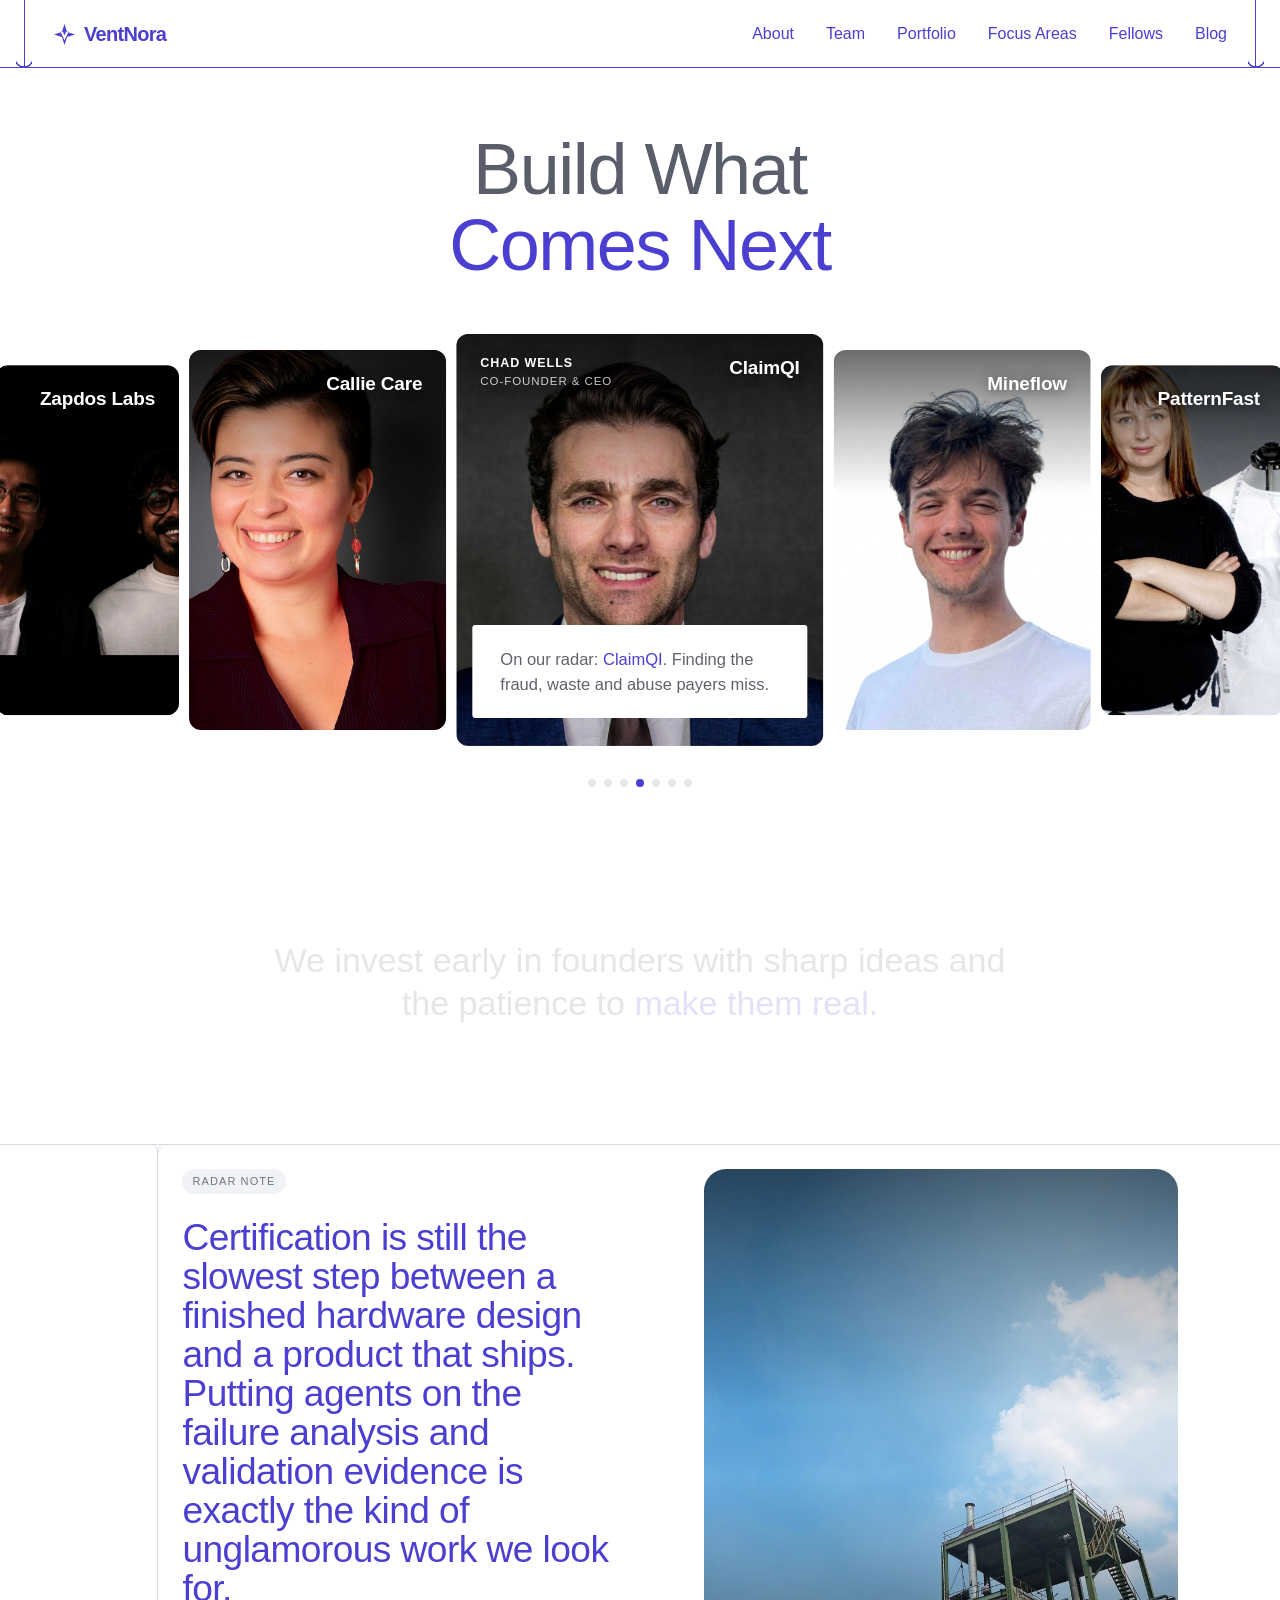
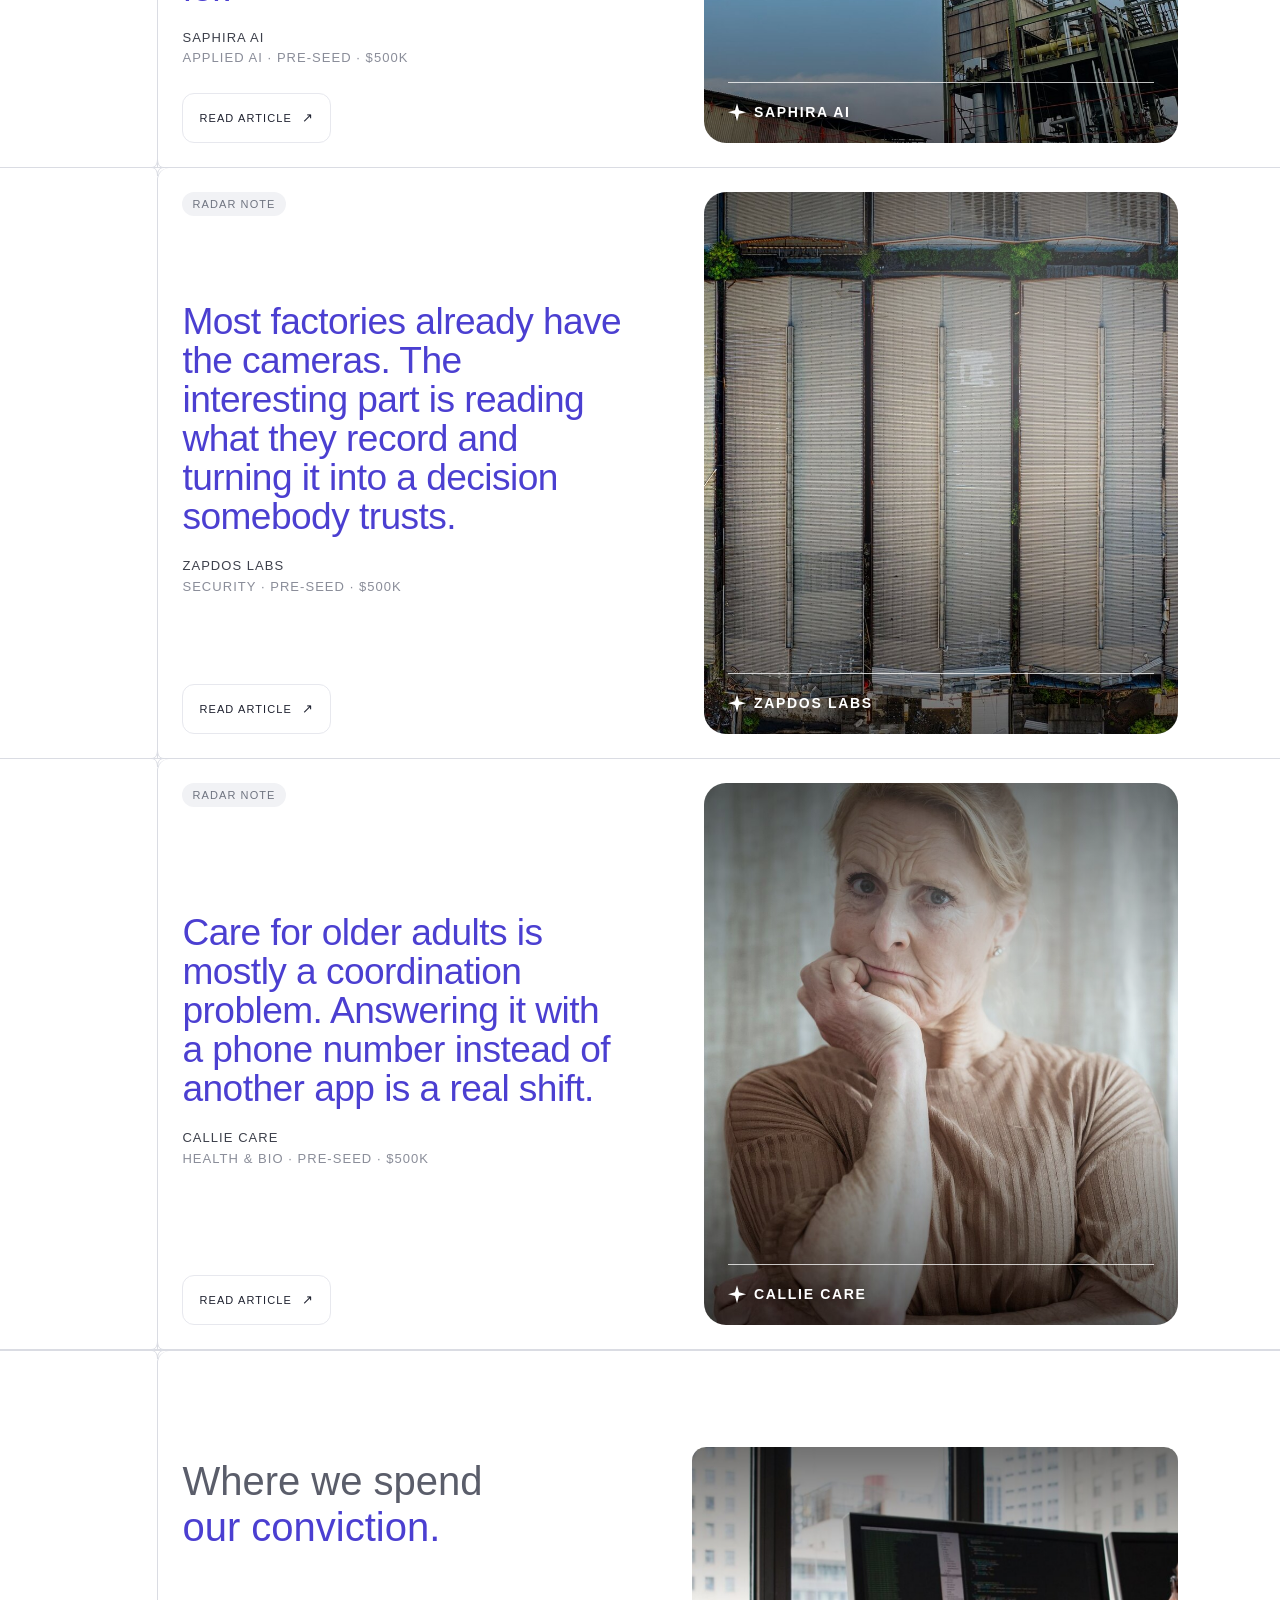
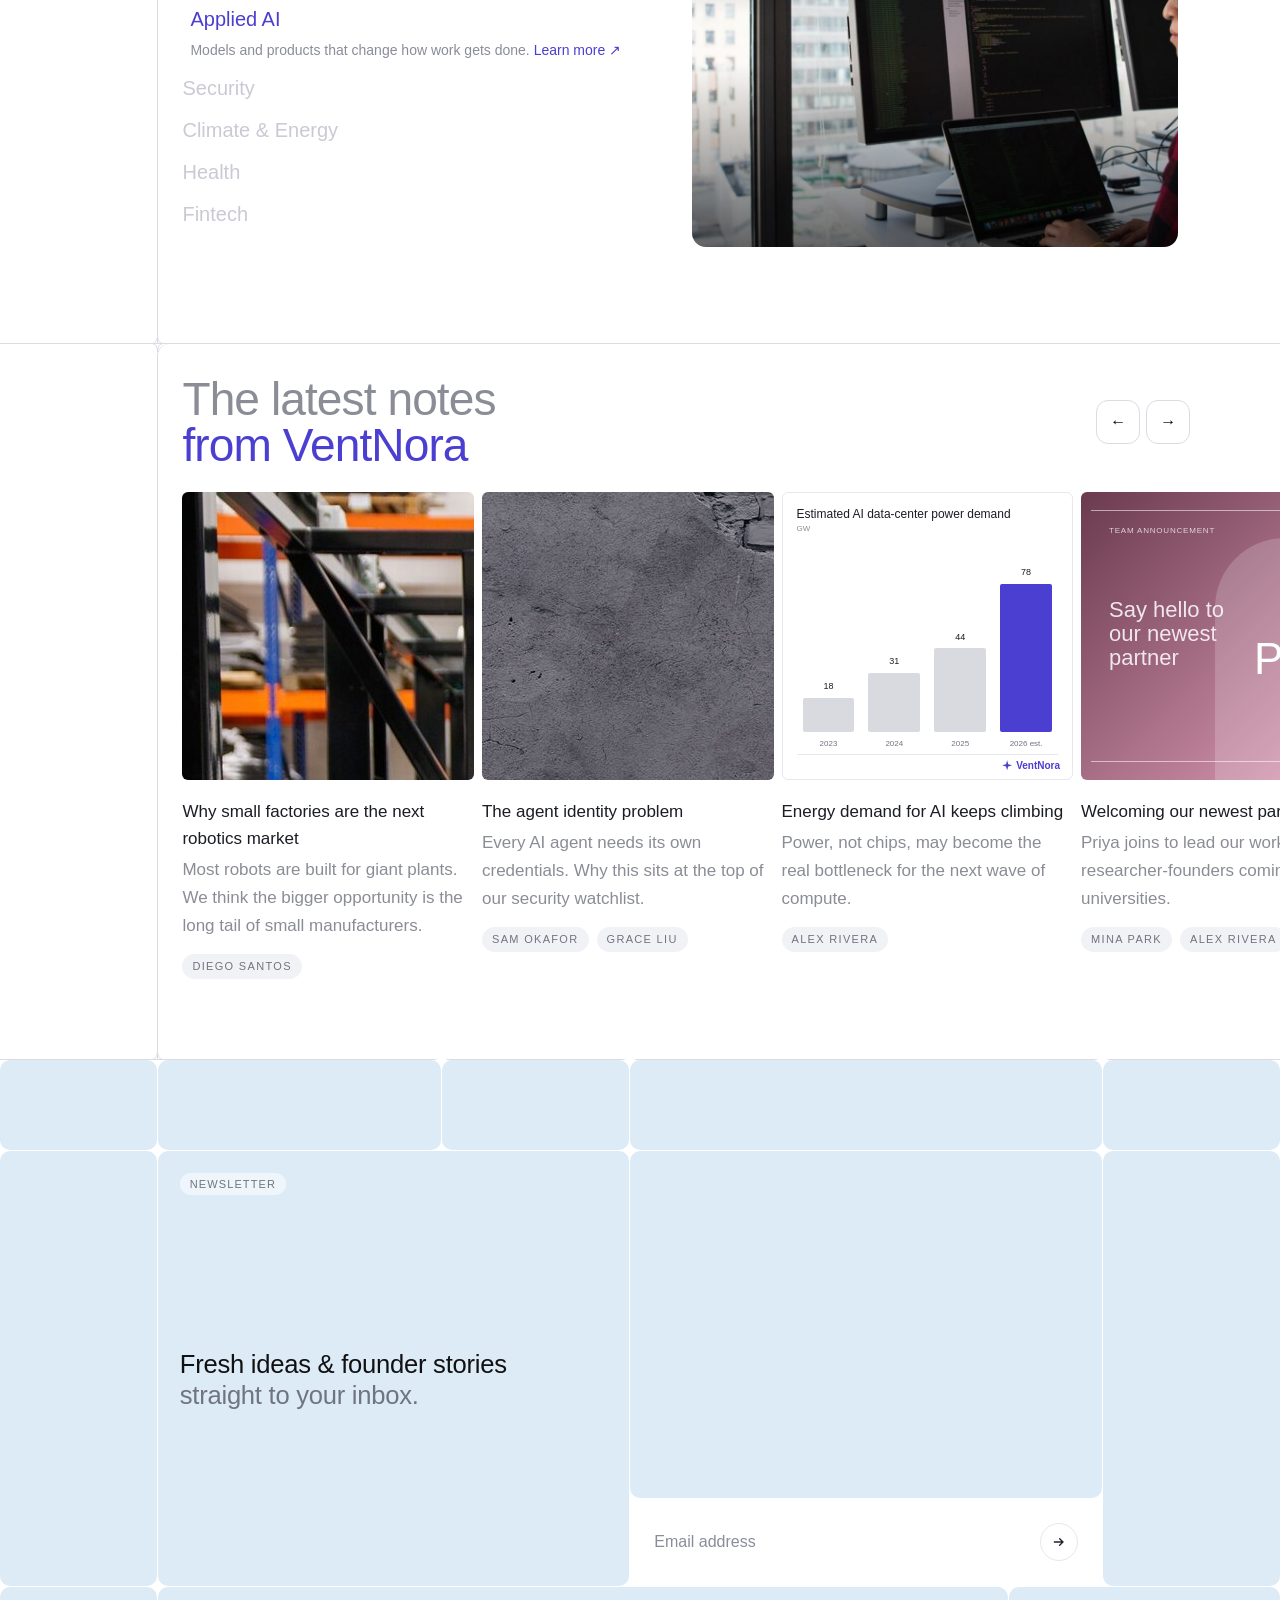
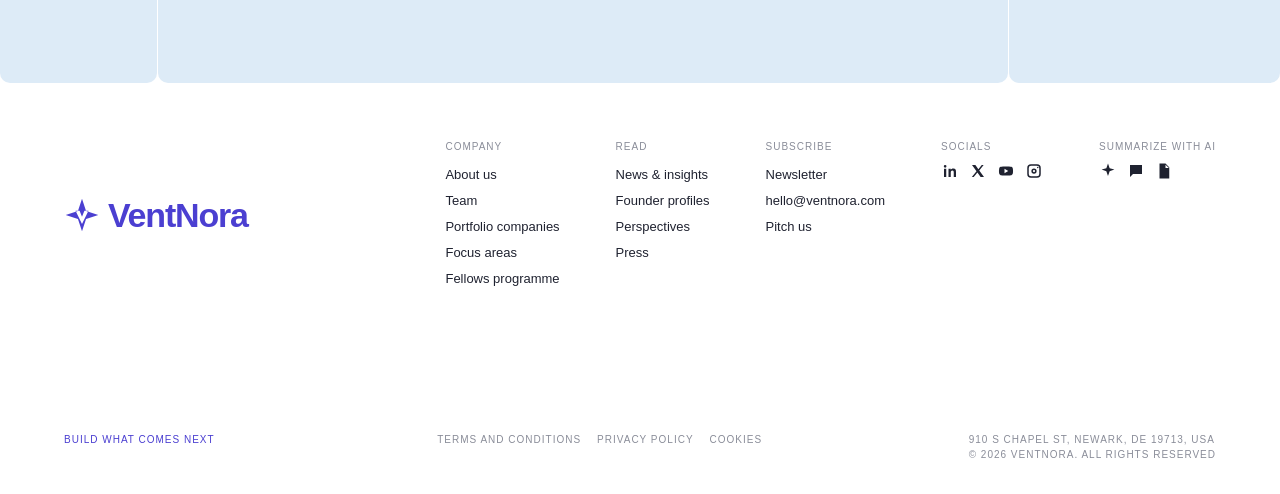
<file: index.html>
<!doctype html><html lang="en"><head><meta charset="utf-8"><meta name="viewport" content="width=device-width,initial-scale=1">
<title>VentNora</title><link rel="icon" href="assets/favicon.svg" type="image/svg+xml"><link rel="stylesheet" href="assets/style.css"></head><body data-page="index.html">
<header><div class="bar"><a class="logo" href="index.html"><span class="mark"></span><span class="wordmark"><span>Vent</span><b>Nora</b></span></a><nav><a href="about.html">About</a><a href="team.html">Team</a><a href="portfolio.html">Portfolio</a><span class="nd"><a href="focus-areas.html">Focus Areas</a><span class="ndm"><a href="focus.html?a=applied-ai">Applied AI</a><a href="focus.html?a=security">Security</a><a href="focus.html?a=climate-energy">Climate & Energy</a><a href="focus.html?a=health-bio">Health &amp; Bio</a><a href="focus.html?a=fintech">Fintech</a></span></span><a href="fellows.html">Fellows</a><a href="blog.html">Blog</a></nav><button class="burger" aria-label="Menu">☰</button></div></header>
<main>
<section class="hero"><h1>Build What<br><em>Comes Next</em></h1>
<div class="stage" id="stage"></div><div class="dots" id="dots"></div></section>
<section class="mission"><p class="reveal">We invest early in founders with sharp ideas and the patience to <em>make them real.</em></p></section>
<div id="stories"></div>
<section class="band"><div class="frame split"><div><h2>Where we spend<br><em>our conviction.</em></h2><ul class="areas" id="areas"></ul></div><div class="panel" id="panel"><span id="panelLabel"></span></div></div></section>
<section class="band"><div class="frame insights"><div class="ins-head"><h2>The latest notes<br><em>from VentNora</em></h2><div class="arrows"><button id="prev" aria-label="Previous">←</button><button id="next" aria-label="Next">→</button></div></div><div class="track" id="track"></div></div></section></main>
<section class="cta" id="subscribe"><div class="tiles">
<div class="t"></div><div class="t"></div><div class="t sp"></div><div class="t sp" style="grid-column:span 2"></div><div class="t sp"></div>
<div class="t"></div><div class="t sp text" style="grid-column:span 2"><span class="pill">Newsletter</span><h3>Fresh ideas &amp; founder stories<br><span>straight to your inbox.</span></h3></div>
<div class="t sp form" style="grid-column:span 2"><div class="blank"></div><form class="news"><input type="email" placeholder="Email address" aria-label="Email address" required><button aria-label="Subscribe"><svg viewBox="0 0 24 24"><path d="M5 12h13m-5-5 5 5-5 5" fill="none" stroke="currentColor" stroke-width="2" stroke-linecap="round"/></svg></button></form></div><div class="t sp"></div>
<div class="t"></div><div class="t sp" style="grid-column:span 3"></div><div class="t sp" style="grid-column:span 2"></div>
</div></section>
<footer><div class="foot"><a class="logo big" href="index.html"><span class="mark"></span><span class="wordmark"><span>Vent</span><b>Nora</b></span></a>
<div class="cols"><div><small>Company</small><a href="about.html">About us</a><a href="team.html">Team</a><a href="portfolio.html">Portfolio companies</a><a href="focus-areas.html">Focus areas</a><a href="fellows.html">Fellows programme</a></div><div><small>Read</small><a href="blog.html">News &amp; insights</a><a href="blog.html#bStories">Founder profiles</a><a href="blog.html#bViews">Perspectives</a><a href="blog.html#bPress">Press</a></div><div><small>Subscribe</small><a href="blog.html#subscribe">Newsletter</a><a href="mailto:hello@ventnora.com">hello@ventnora.com</a><a href="mailto:pitch@ventnora.com">Pitch us</a></div><div><small>Socials</small><div class="icons"><a href="https://www.linkedin.com/company/ventnora" class="ic" aria-label="LinkedIn" target="_blank" rel="noopener"><svg viewBox="0 0 24 24"><path d="M4 9h3v11H4zM5.5 4a1.8 1.8 0 110 3.6 1.8 1.8 0 010-3.6zM10 9h3v1.6c.5-.9 1.7-1.8 3.4-1.8 3.2 0 3.6 2 3.6 4.7V20h-3v-5.6c0-1.3 0-3-1.8-3s-2.2 1.4-2.2 2.9V20h-3z"/></svg></a><a href="https://x.com/ventnora" class="ic" aria-label="X" target="_blank" rel="noopener"><svg viewBox="0 0 24 24"><path d="M4 4h4.5l4 5.6L17 4h2.5l-5.8 7.2L20 20h-4.5l-4.3-6-4.9 6H3.8l6.2-7.6z"/></svg></a><a href="https://www.youtube.com/@ventnora" class="ic" aria-label="YouTube" target="_blank" rel="noopener"><svg viewBox="0 0 24 24"><path d="M21 8.2a2.6 2.6 0 00-1.8-1.8C17.6 6 12 6 12 6s-5.6 0-7.2.4A2.6 2.6 0 003 8.2 27 27 0 002.6 12c0 1.3.1 2.6.4 3.8a2.6 2.6 0 001.8 1.8C6.4 18 12 18 12 18s5.6 0 7.2-.4a2.6 2.6 0 001.8-1.8c.3-1.2.4-2.5.4-3.8s-.1-2.6-.4-3.8zM10 15V9l5 3z"/></svg></a><a href="https://www.instagram.com/ventnora" class="ic" aria-label="Instagram" target="_blank" rel="noopener"><svg viewBox="0 0 24 24"><path d="M8 3h8a5 5 0 015 5v8a5 5 0 01-5 5H8a5 5 0 01-5-5V8a5 5 0 015-5zm0 2a3 3 0 00-3 3v8a3 3 0 003 3h8a3 3 0 003-3V8a3 3 0 00-3-3zm4 3.5a3.5 3.5 0 110 7 3.5 3.5 0 010-7zm0 2a1.5 1.5 0 100 3 1.5 1.5 0 000-3zM17 6.3a1 1 0 110 2 1 1 0 010-2z"/></svg></a></div></div><div><small>Summarize with AI</small><div class="icons"><a href="https://chatgpt.com/?q=Summarise%20VentNora%20%28ventnora.com%29%3A%20their%20thesis%2C%20focus%20areas%20and%20portfolio." class="ic" aria-label="AI assistant" target="_blank" rel="noopener"><svg viewBox="0 0 24 24"><path d="M12 2l2.2 6.3L20.5 10l-6.3 2.2L12 18.5l-2.2-6.3L3.5 10l6.3-1.7z"/></svg></a><a href="https://claude.ai/new?q=Summarise%20VentNora%20%28ventnora.com%29%3A%20their%20thesis%2C%20focus%20areas%20and%20portfolio." class="ic" aria-label="Chat" target="_blank" rel="noopener"><svg viewBox="0 0 24 24"><path d="M4 4h16v12H8l-4 4z"/></svg></a><a href="blog.html" class="ic" aria-label="Summary"><svg viewBox="0 0 24 24"><path d="M6 2h8l5 5v15H6zm8 1.5V8h4.5z"/></svg></a></div></div></div></div>
<div class="legal"><span class="accent">Build what comes next</span><span><a href="terms.html">Terms and conditions</a><a href="privacy.html">Privacy policy</a><a href="privacy.html#cookies">Cookies</a></span><span>910 S Chapel St, Newark, DE 19713, USA<br>&copy; 2026 VentNora. All rights reserved</span></div></footer>
<script src="assets/data.js"></script><script src="assets/app.js"></script></body></html>
</file>
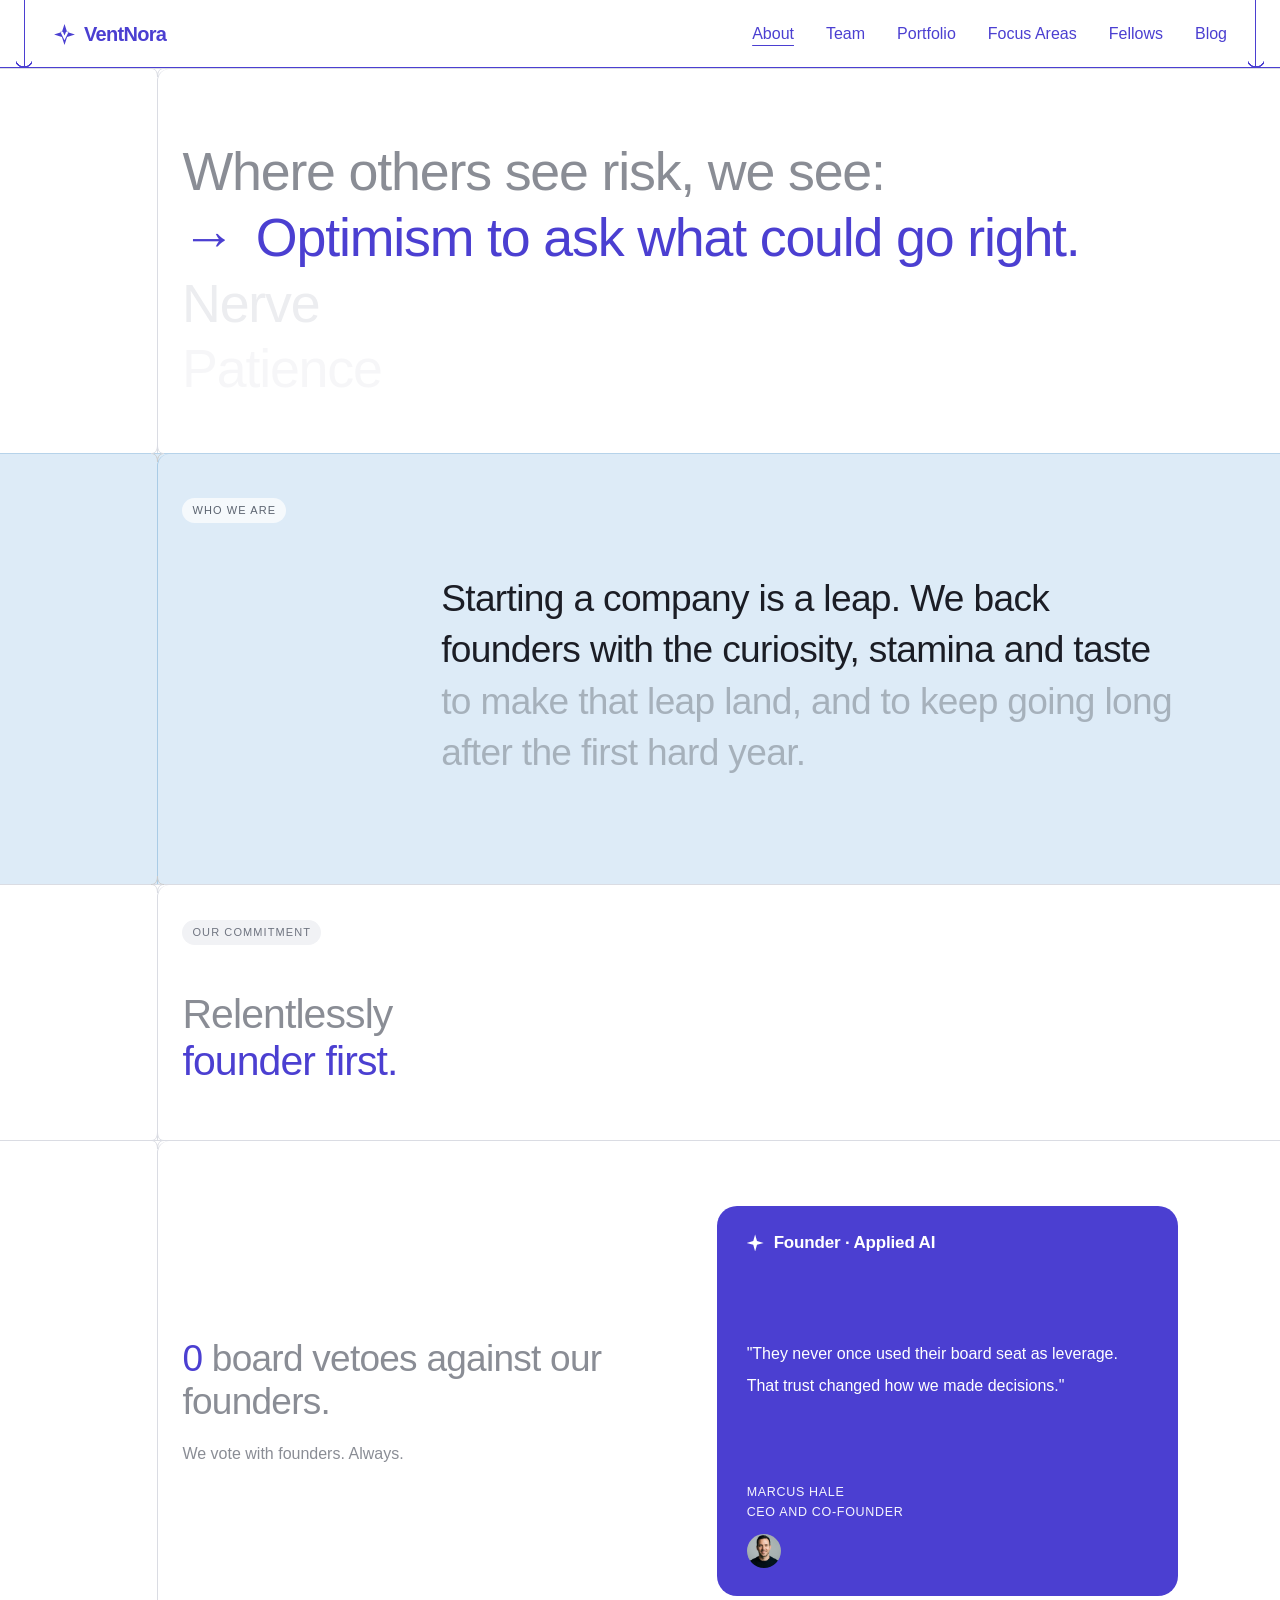
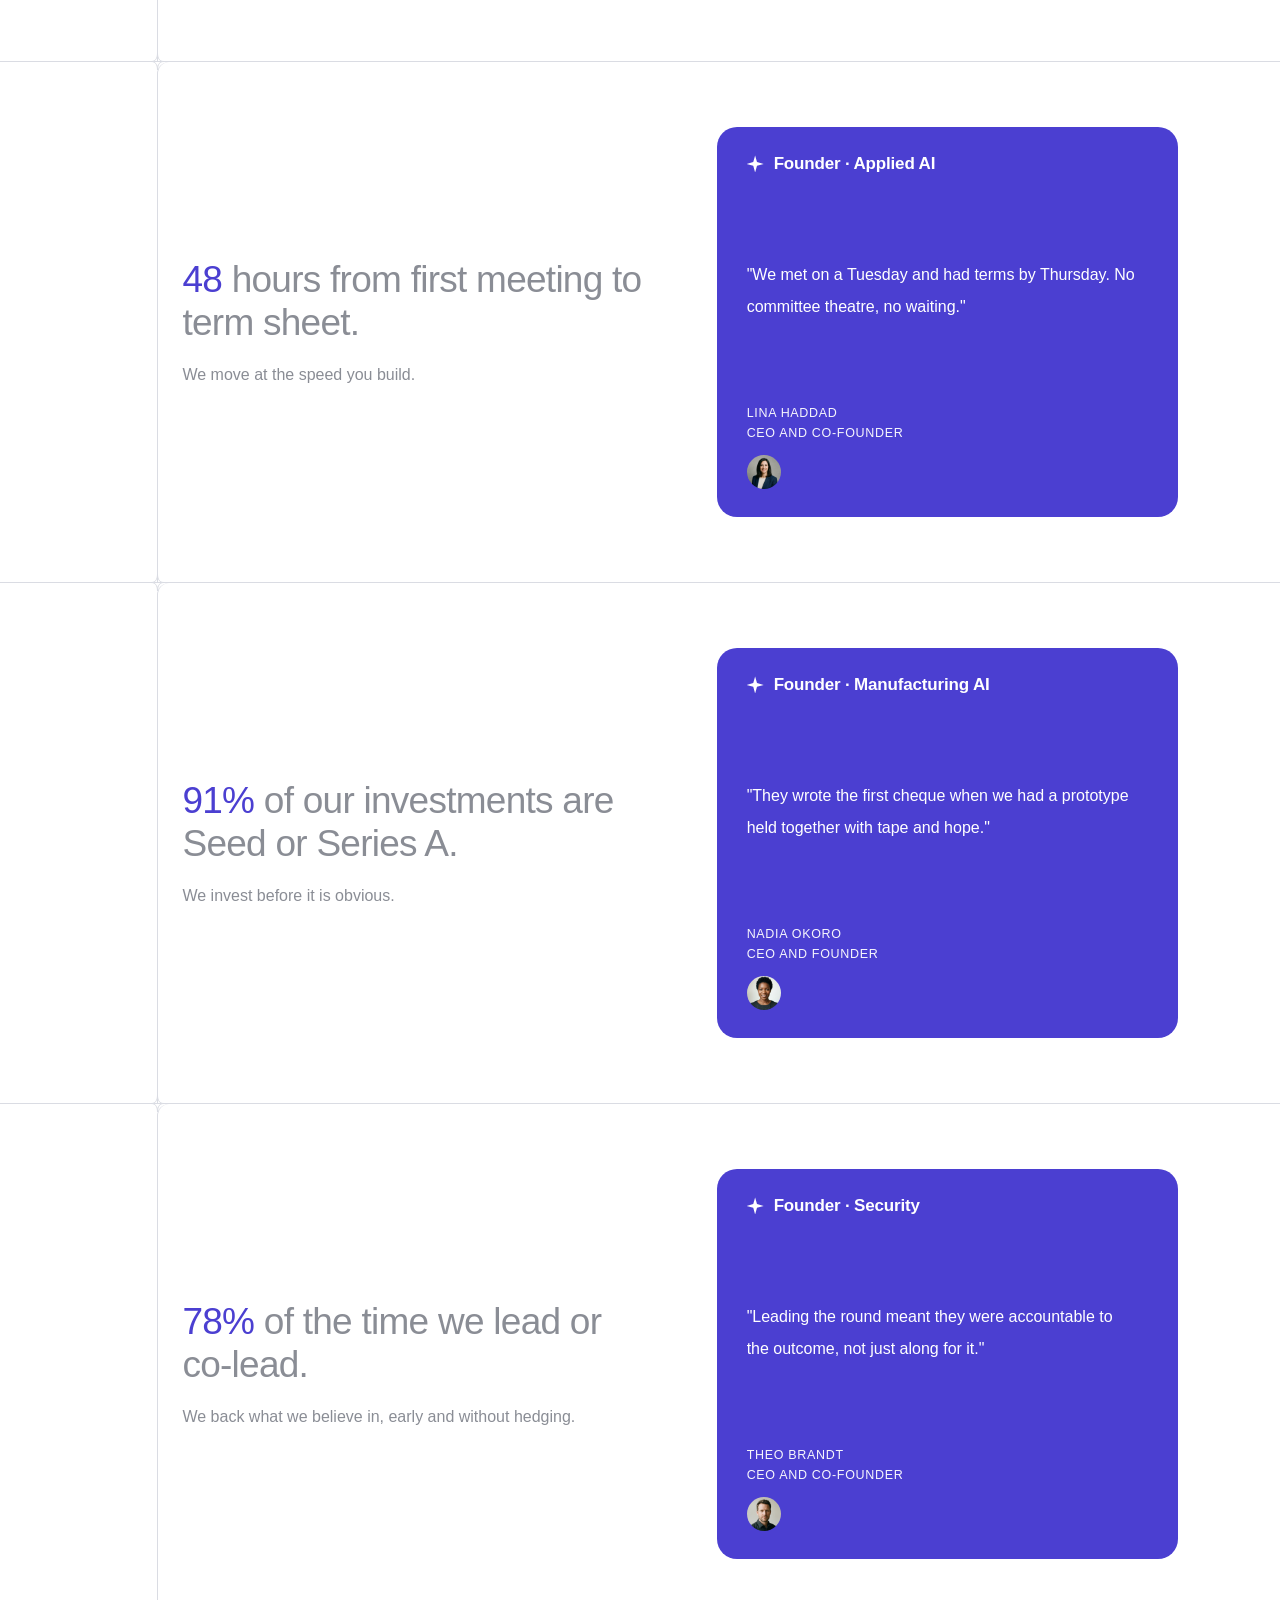
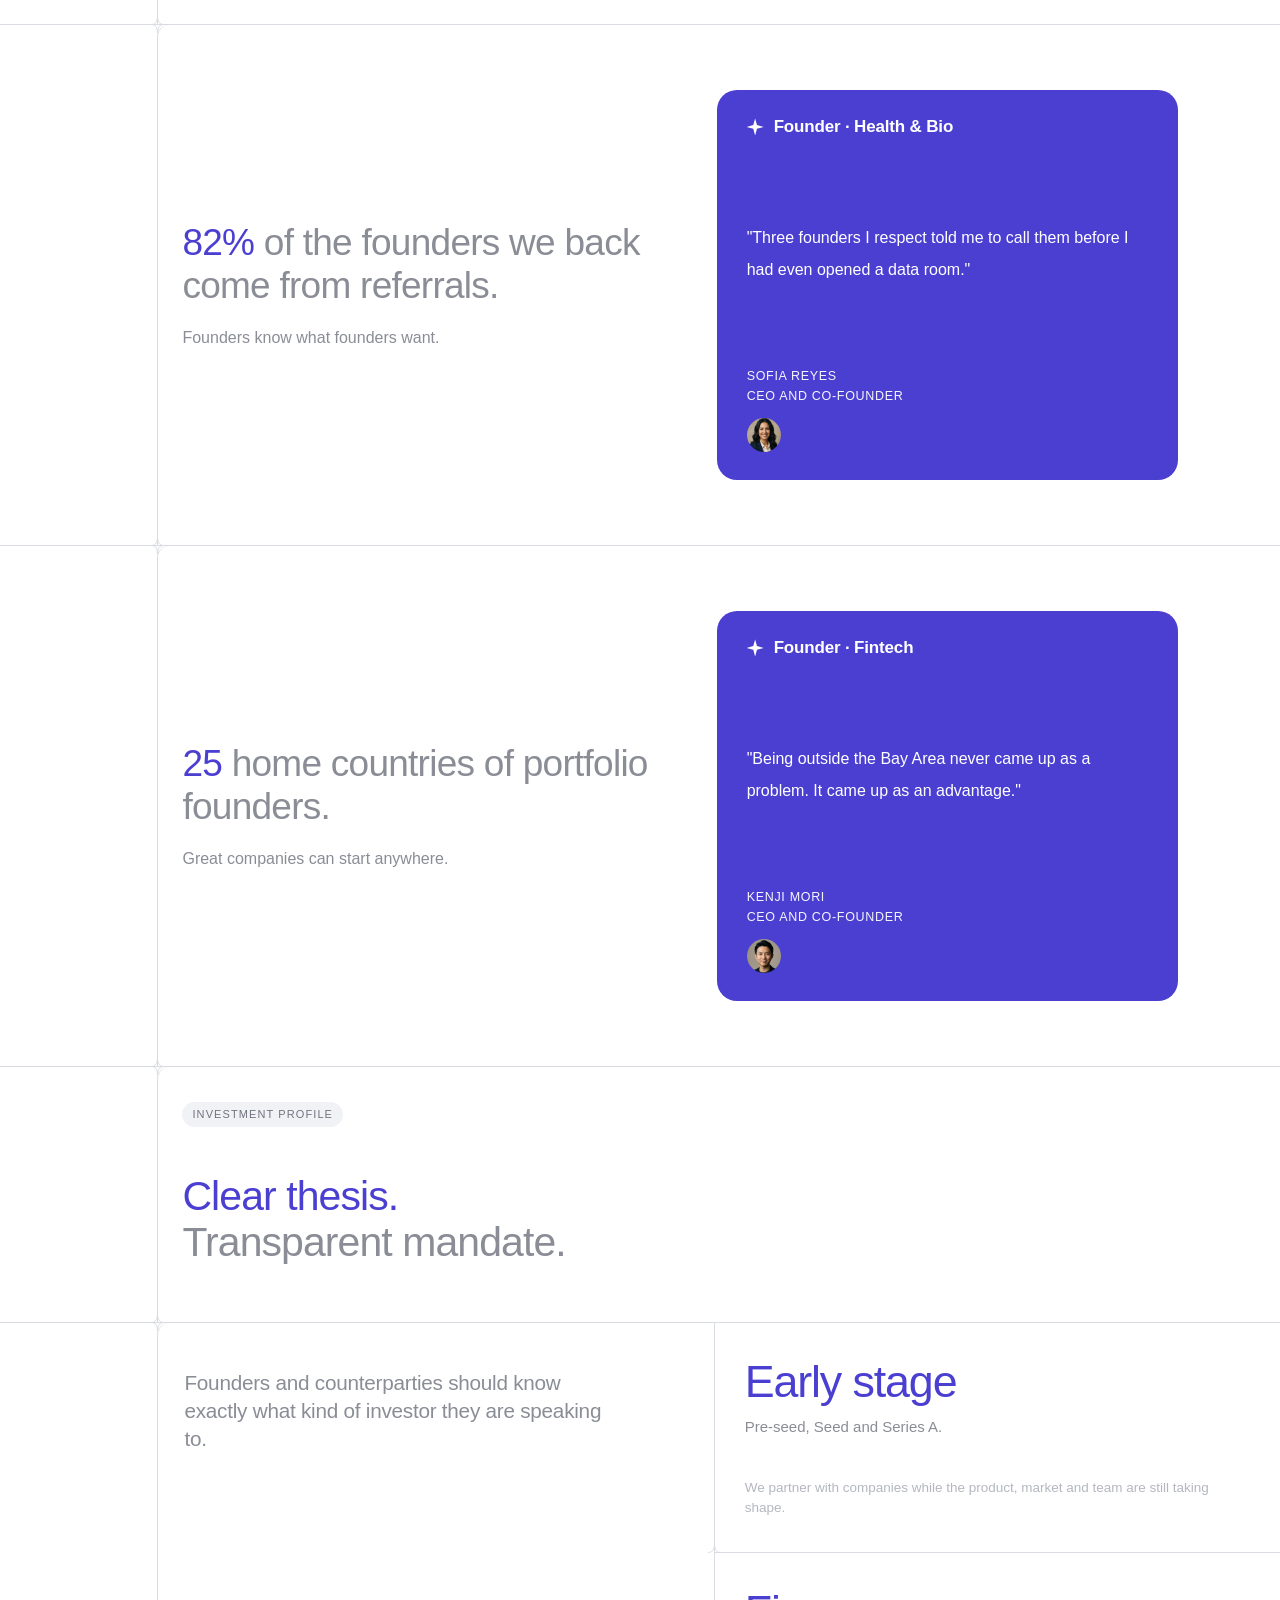
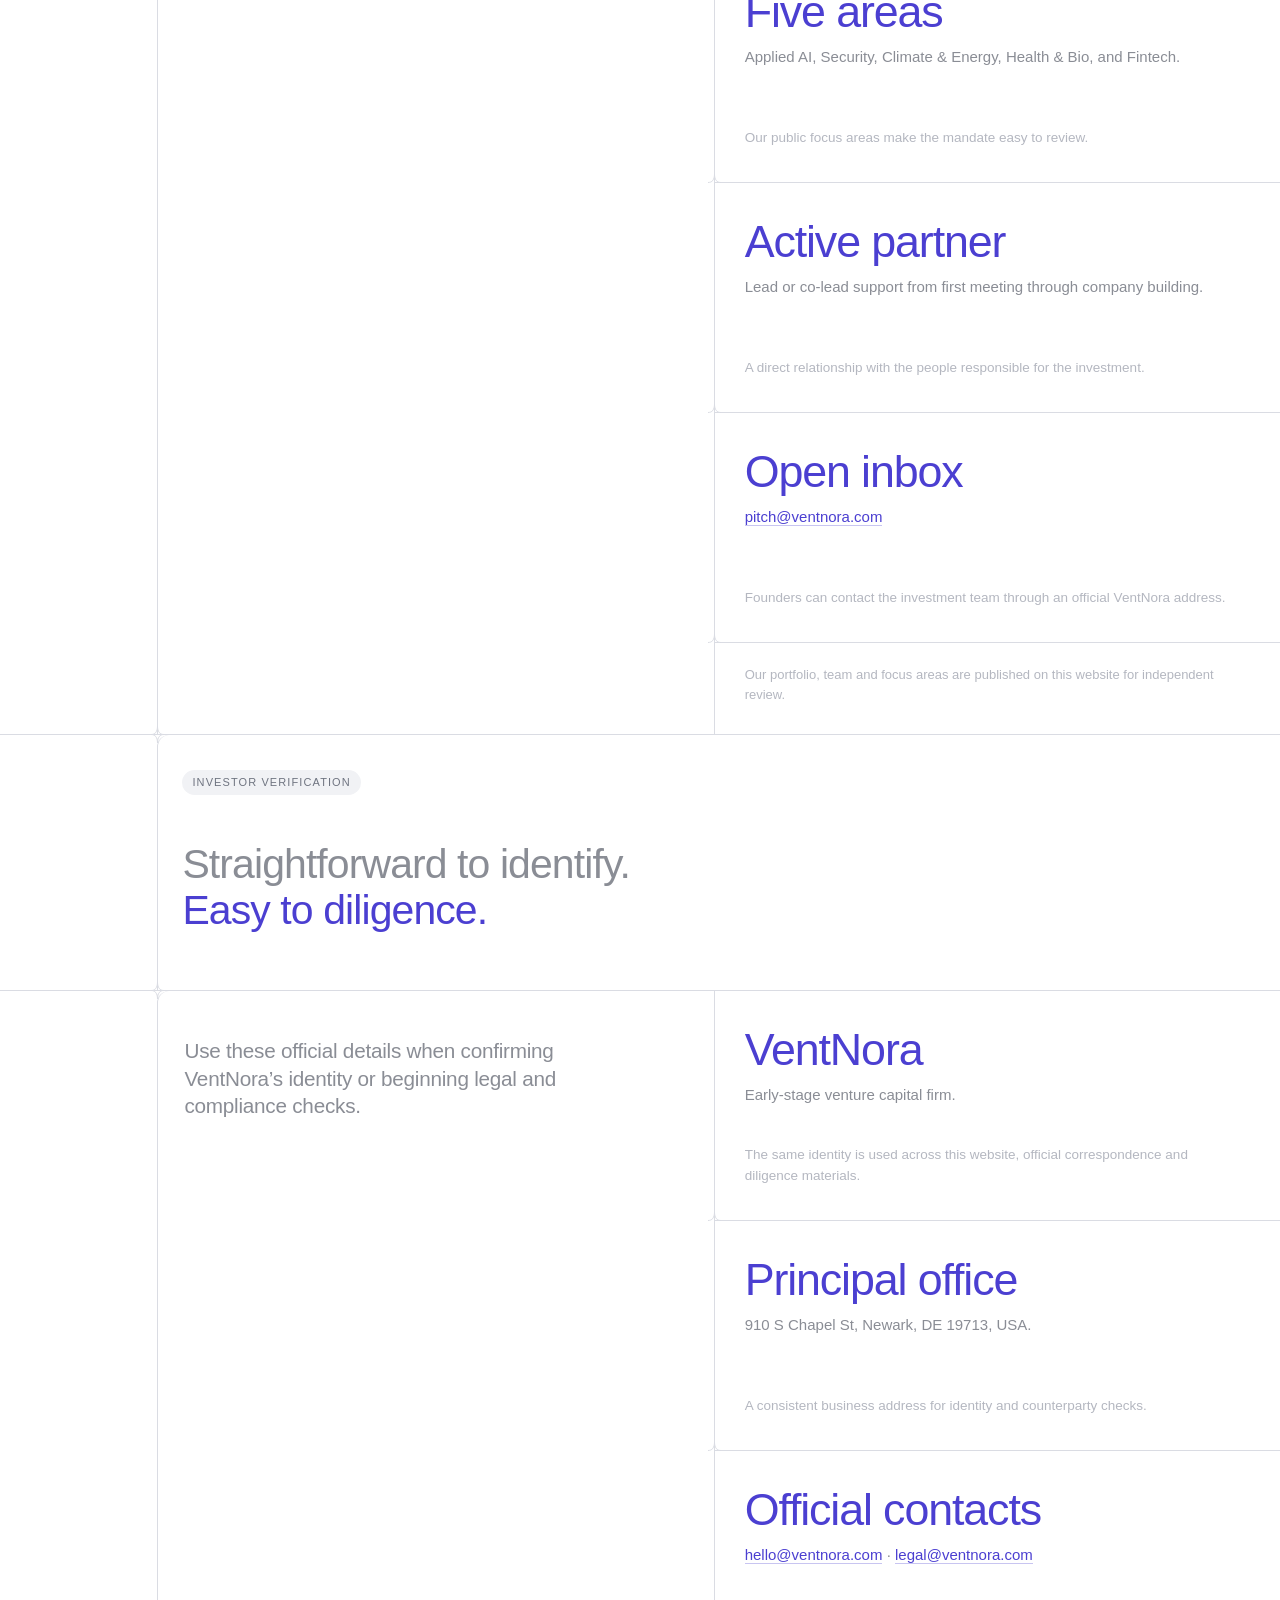
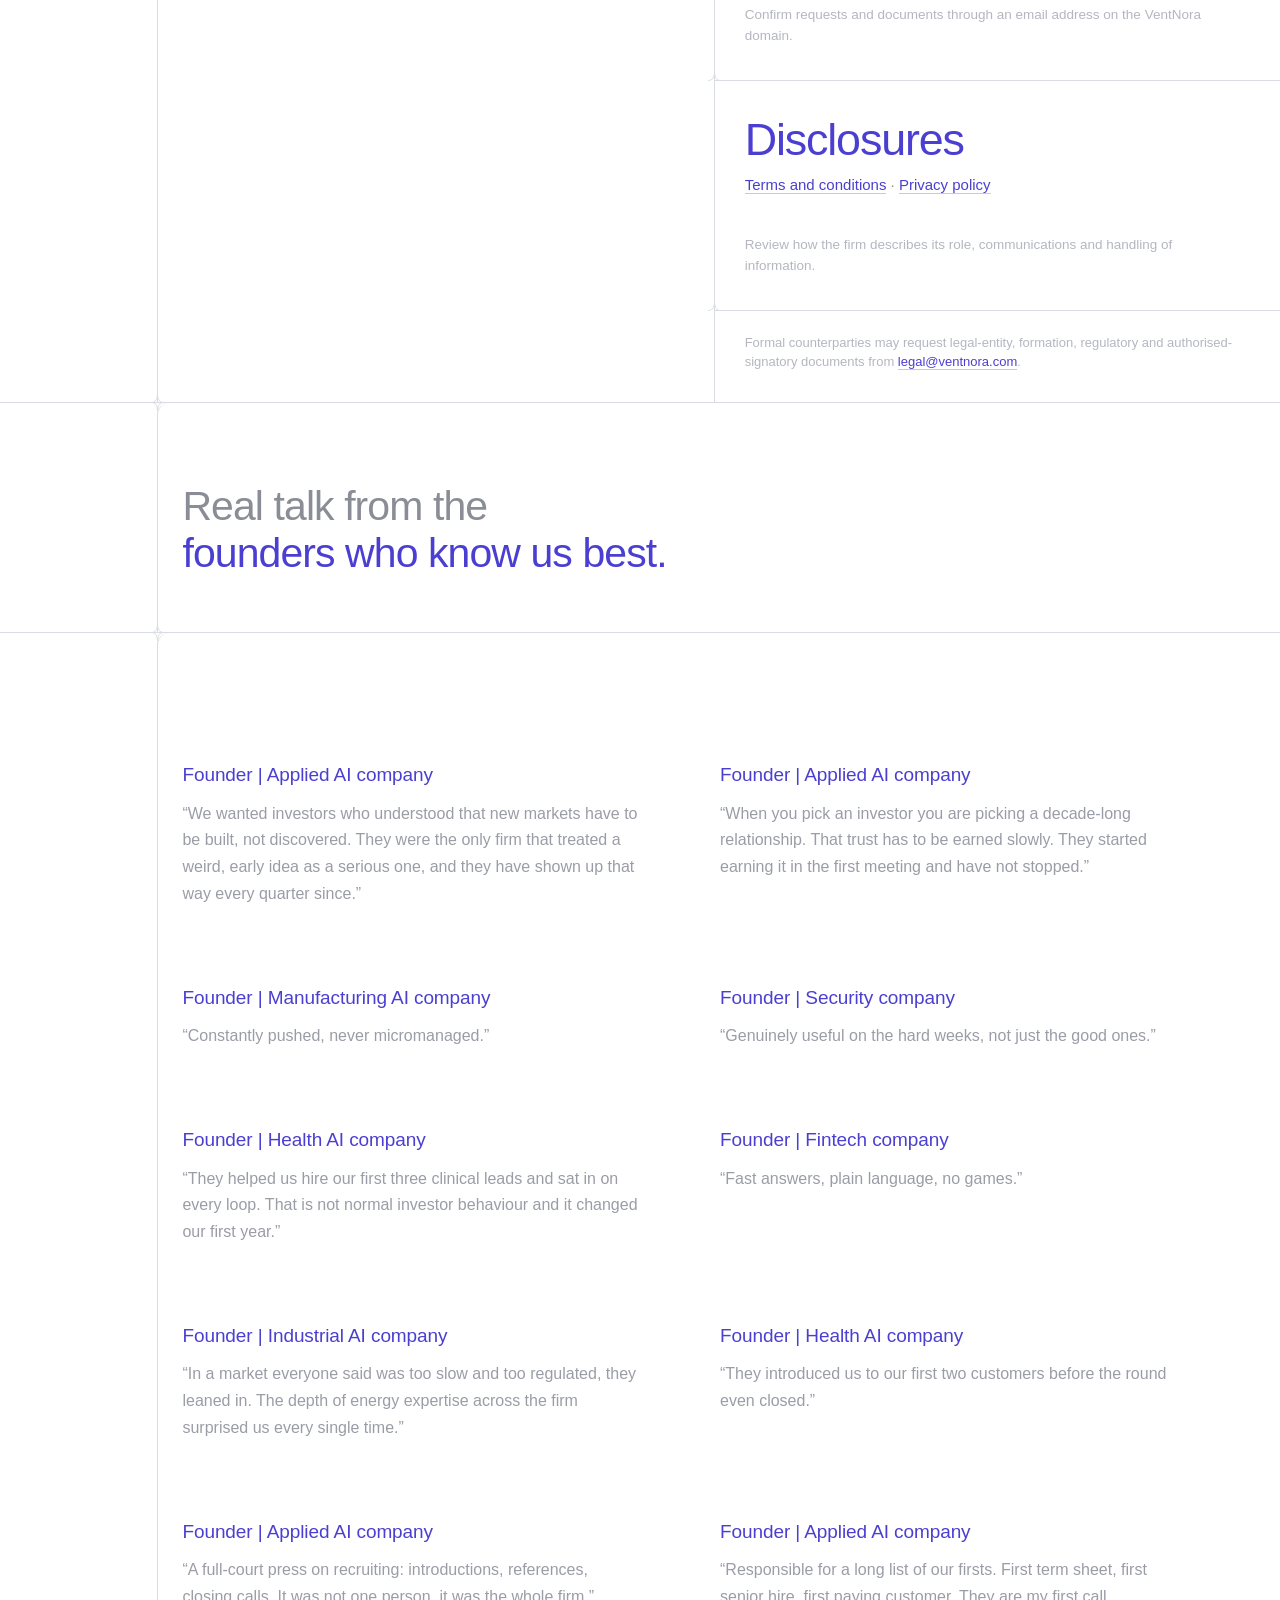
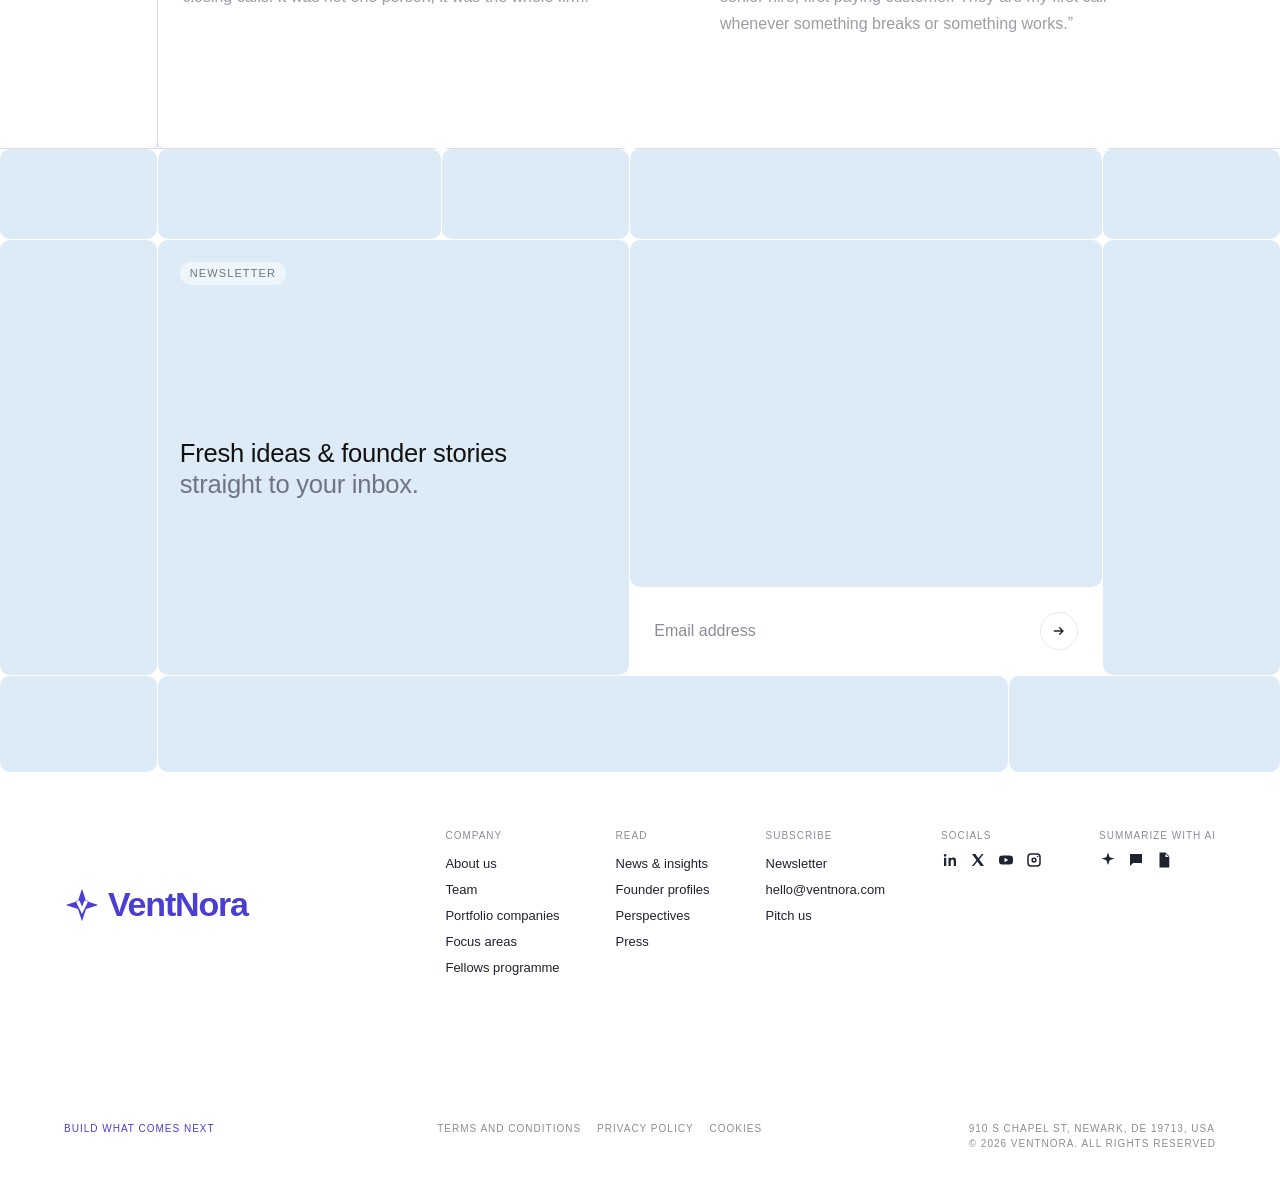
<file: about.html>
<!doctype html><html lang="en"><head><meta charset="utf-8"><meta name="viewport" content="width=device-width,initial-scale=1">
<title>About · VentNora</title><link rel="icon" href="assets/favicon.svg" type="image/svg+xml"><link rel="stylesheet" href="assets/style.css"></head><body data-page="about.html">
<header><div class="bar"><a class="logo" href="index.html"><span class="mark"></span><span class="wordmark"><span>Vent</span><b>Nora</b></span></a><nav><a href="about.html" class=on>About</a><a href="team.html">Team</a><a href="portfolio.html">Portfolio</a><span class="nd"><a href="focus-areas.html">Focus Areas</a><span class="ndm"><a href="focus.html?a=applied-ai">Applied AI</a><a href="focus.html?a=security">Security</a><a href="focus.html?a=climate-energy">Climate & Energy</a><a href="focus.html?a=health-bio">Health &amp; Bio</a><a href="focus.html?a=fintech">Fintech</a></span></span><a href="fellows.html">Fellows</a><a href="blog.html">Blog</a></nav><button class="burger" aria-label="Menu">☰</button></div></header>
<main id="about">
<section class="band"><div class="frame abhero">
<div class="ahead">Where others see risk, we see:</div>
<div class="rot" id="rot"></div>
</div></section>

<section class="band sky"><div class="frame whowrap"><span class="chip">Who we are</span>
<p class="reveal2">Starting a company is a leap. We back founders with the curiosity, stamina and taste to make that leap land, and to keep going long after the first hard year.</p>
</div></section>

<section class="band"><div class="frame head2"><span class="chip">Our commitment</span>
<h2>Relentlessly<span>founder first.</span></h2></div></section>

<section class="band"><div class="frame srow"><div class="sfig"><h3><b>0</b> board vetoes against our founders.</h3><p>We vote with founders. Always.</p></div><div class="tcard"><span class="who2"><b class="bm"></b>Founder · Applied AI</span><q>They never once used their board seat as leverage. That trust changed how we made decisions.</q><div><div class="sig">Marcus Hale<br>CEO and co-founder</div><div class="av founder-photo" style="background-image:url('assets/images/about/founders/marcus-hale.jpg')">MH</div></div></div></div></section>
<section class="band"><div class="frame srow"><div class="sfig"><h3><b>48</b> hours from first meeting to term sheet.</h3><p>We move at the speed you build.</p></div><div class="tcard"><span class="who2"><b class="bm"></b>Founder · Applied AI</span><q>We met on a Tuesday and had terms by Thursday. No committee theatre, no waiting.</q><div><div class="sig">Lina Haddad<br>CEO and co-founder</div><div class="av founder-photo" style="background-image:url('assets/images/about/founders/lina-haddad.jpg')">LH</div></div></div></div></section>
<section class="band"><div class="frame srow"><div class="sfig"><h3><b>91%</b> of our investments are Seed or Series A.</h3><p>We invest before it is obvious.</p></div><div class="tcard"><span class="who2"><b class="bm"></b>Founder · Manufacturing AI</span><q>They wrote the first cheque when we had a prototype held together with tape and hope.</q><div><div class="sig">Nadia Okoro<br>CEO and founder</div><div class="av founder-photo" style="background-image:url('assets/images/about/founders/nadia-okoro.jpg')">NO</div></div></div></div></section>
<section class="band"><div class="frame srow"><div class="sfig"><h3><b>78%</b> of the time we lead or co-lead.</h3><p>We back what we believe in, early and without hedging.</p></div><div class="tcard"><span class="who2"><b class="bm"></b>Founder · Security</span><q>Leading the round meant they were accountable to the outcome, not just along for it.</q><div><div class="sig">Theo Brandt<br>CEO and co-founder</div><div class="av founder-photo" style="background-image:url('assets/images/about/founders/theo-brandt.jpg')">TB</div></div></div></div></section>
<section class="band"><div class="frame srow"><div class="sfig"><h3><b>82%</b> of the founders we back come from referrals.</h3><p>Founders know what founders want.</p></div><div class="tcard"><span class="who2"><b class="bm"></b>Founder · Health & Bio</span><q>Three founders I respect told me to call them before I had even opened a data room.</q><div><div class="sig">Sofia Reyes<br>CEO and co-founder</div><div class="av founder-photo" style="background-image:url('assets/images/about/founders/sofia-reyes.jpg')">SR</div></div></div></div></section>
<section class="band"><div class="frame srow"><div class="sfig"><h3><b>25</b> home countries of portfolio founders.</h3><p>Great companies can start anywhere.</p></div><div class="tcard"><span class="who2"><b class="bm"></b>Founder · Fintech</span><q>Being outside the Bay Area never came up as a problem. It came up as an advantage.</q><div><div class="sig">Kenji Mori<br>CEO and co-founder</div><div class="av founder-photo" style="background-image:url('assets/images/about/founders/kenji-mori.jpg')">KM</div></div></div></div></section>

<section class="band"><div class="frame head2"><span class="chip">Investment profile</span>
<h2 class="flip">Clear thesis.<span>Transparent mandate.</span></h2></div></section>

<section class="band"><div class="frame numwrap"><div class="nsplit"><div class="nintro"><p>Founders and counterparties should know exactly what kind of investor they are speaking to.</p></div><div class="nums"><div class="numit fu"><b>Early stage</b><p>Pre-seed, Seed and Series A.</p><small>We partner with companies while the product, market and team are still taking shape.</small></div><div class="numit fu"><b>Five areas</b><p>Applied AI, Security, Climate &amp; Energy, Health &amp; Bio, and Fintech.</p><small>Our public focus areas make the mandate easy to review.</small></div><div class="numit fu"><b>Active partner</b><p>Lead or co-lead support from first meeting through company building.</p><small>A direct relationship with the people responsible for the investment.</small></div><div class="numit fu"><b>Open inbox</b><p><a class="ulink" href="mailto:pitch@ventnora.com">pitch@ventnora.com</a></p><small>Founders can contact the investment team through an official VentNora address.</small></div><p class="numfoot">Our portfolio, team and focus areas are published on this website for independent review.</p></div></div></div></section>

<section class="band"><div class="frame head2"><span class="chip">Investor verification</span>
<h2>Straightforward to identify.<span>Easy to diligence.</span></h2></div></section>

<section class="band"><div class="frame numwrap"><div class="nsplit"><div class="nintro"><p>Use these official details when confirming VentNora&rsquo;s identity or beginning legal and compliance checks.</p></div><div class="nums"><div class="numit fu"><b>VentNora</b><p>Early-stage venture capital firm.</p><small>The same identity is used across this website, official correspondence and diligence materials.</small></div><div class="numit fu"><b>Principal office</b><p>910 S Chapel St, Newark, DE 19713, USA.</p><small>A consistent business address for identity and counterparty checks.</small></div><div class="numit fu"><b>Official contacts</b><p><a class="ulink" href="mailto:hello@ventnora.com">hello@ventnora.com</a> &middot; <a class="ulink" href="mailto:legal@ventnora.com">legal@ventnora.com</a></p><small>Confirm requests and documents through an email address on the VentNora domain.</small></div><div class="numit fu"><b>Disclosures</b><p><a class="ulink" href="terms.html">Terms and conditions</a> &middot; <a class="ulink" href="privacy.html">Privacy policy</a></p><small>Review how the firm describes its role, communications and handling of information.</small></div><p class="numfoot">Formal counterparties may request legal-entity, formation, regulatory and authorised-signatory documents from <a class="ulink" href="mailto:legal@ventnora.com">legal@ventnora.com</a>.</p></div></div></div></section>

<section class="band"><div class="frame head2"><h2>Real talk from the<span>founders who know us best.</span></h2></div></section>

<section class="band"><div class="frame voices"><div class="vo"><h4>Founder | Applied AI company</h4><p>&ldquo;We wanted investors who understood that new markets have to be built, not discovered. They were the only firm that treated a weird, early idea as a serious one, and they have shown up that way every quarter since.&rdquo;</p></div><div class="vo"><h4>Founder | Applied AI company</h4><p>&ldquo;When you pick an investor you are picking a decade-long relationship. That trust has to be earned slowly. They started earning it in the first meeting and have not stopped.&rdquo;</p></div><div class="vo"><h4>Founder | Manufacturing AI company</h4><p>&ldquo;Constantly pushed, never micromanaged.&rdquo;</p></div><div class="vo"><h4>Founder | Security company</h4><p>&ldquo;Genuinely useful on the hard weeks, not just the good ones.&rdquo;</p></div><div class="vo"><h4>Founder | Health AI company</h4><p>&ldquo;They helped us hire our first three clinical leads and sat in on every loop. That is not normal investor behaviour and it changed our first year.&rdquo;</p></div><div class="vo"><h4>Founder | Fintech company</h4><p>&ldquo;Fast answers, plain language, no games.&rdquo;</p></div><div class="vo"><h4>Founder | Industrial AI company</h4><p>&ldquo;In a market everyone said was too slow and too regulated, they leaned in. The depth of energy expertise across the firm surprised us every single time.&rdquo;</p></div><div class="vo"><h4>Founder | Health AI company</h4><p>&ldquo;They introduced us to our first two customers before the round even closed.&rdquo;</p></div><div class="vo"><h4>Founder | Applied AI company</h4><p>&ldquo;A full-court press on recruiting: introductions, references, closing calls. It was not one person, it was the whole firm.&rdquo;</p></div><div class="vo"><h4>Founder | Applied AI company</h4><p>&ldquo;Responsible for a long list of our firsts. First term sheet, first senior hire, first paying customer. They are my first call whenever something breaks or something works.&rdquo;</p></div></div></section>
</main>
<section class="cta" id="subscribe"><div class="tiles">
<div class="t"></div><div class="t"></div><div class="t sp"></div><div class="t sp" style="grid-column:span 2"></div><div class="t sp"></div>
<div class="t"></div><div class="t sp text" style="grid-column:span 2"><span class="pill">Newsletter</span><h3>Fresh ideas &amp; founder stories<br><span>straight to your inbox.</span></h3></div>
<div class="t sp form" style="grid-column:span 2"><div class="blank"></div><form class="news"><input type="email" placeholder="Email address" aria-label="Email address" required><button aria-label="Subscribe"><svg viewBox="0 0 24 24"><path d="M5 12h13m-5-5 5 5-5 5" fill="none" stroke="currentColor" stroke-width="2" stroke-linecap="round"/></svg></button></form></div><div class="t sp"></div>
<div class="t"></div><div class="t sp" style="grid-column:span 3"></div><div class="t sp" style="grid-column:span 2"></div>
</div></section>
<footer><div class="foot"><a class="logo big" href="index.html"><span class="mark"></span><span class="wordmark"><span>Vent</span><b>Nora</b></span></a>
<div class="cols"><div><small>Company</small><a href="about.html">About us</a><a href="team.html">Team</a><a href="portfolio.html">Portfolio companies</a><a href="focus-areas.html">Focus areas</a><a href="fellows.html">Fellows programme</a></div><div><small>Read</small><a href="blog.html">News &amp; insights</a><a href="blog.html#bStories">Founder profiles</a><a href="blog.html#bViews">Perspectives</a><a href="blog.html#bPress">Press</a></div><div><small>Subscribe</small><a href="blog.html#subscribe">Newsletter</a><a href="mailto:hello@ventnora.com">hello@ventnora.com</a><a href="mailto:pitch@ventnora.com">Pitch us</a></div><div><small>Socials</small><div class="icons"><a href="https://www.linkedin.com/company/ventnora" class="ic" aria-label="LinkedIn" target="_blank" rel="noopener"><svg viewBox="0 0 24 24"><path d="M4 9h3v11H4zM5.5 4a1.8 1.8 0 110 3.6 1.8 1.8 0 010-3.6zM10 9h3v1.6c.5-.9 1.7-1.8 3.4-1.8 3.2 0 3.6 2 3.6 4.7V20h-3v-5.6c0-1.3 0-3-1.8-3s-2.2 1.4-2.2 2.9V20h-3z"/></svg></a><a href="https://x.com/ventnora" class="ic" aria-label="X" target="_blank" rel="noopener"><svg viewBox="0 0 24 24"><path d="M4 4h4.5l4 5.6L17 4h2.5l-5.8 7.2L20 20h-4.5l-4.3-6-4.9 6H3.8l6.2-7.6z"/></svg></a><a href="https://www.youtube.com/@ventnora" class="ic" aria-label="YouTube" target="_blank" rel="noopener"><svg viewBox="0 0 24 24"><path d="M21 8.2a2.6 2.6 0 00-1.8-1.8C17.6 6 12 6 12 6s-5.6 0-7.2.4A2.6 2.6 0 003 8.2 27 27 0 002.6 12c0 1.3.1 2.6.4 3.8a2.6 2.6 0 001.8 1.8C6.4 18 12 18 12 18s5.6 0 7.2-.4a2.6 2.6 0 001.8-1.8c.3-1.2.4-2.5.4-3.8s-.1-2.6-.4-3.8zM10 15V9l5 3z"/></svg></a><a href="https://www.instagram.com/ventnora" class="ic" aria-label="Instagram" target="_blank" rel="noopener"><svg viewBox="0 0 24 24"><path d="M8 3h8a5 5 0 015 5v8a5 5 0 01-5 5H8a5 5 0 01-5-5V8a5 5 0 015-5zm0 2a3 3 0 00-3 3v8a3 3 0 003 3h8a3 3 0 003-3V8a3 3 0 00-3-3zm4 3.5a3.5 3.5 0 110 7 3.5 3.5 0 010-7zm0 2a1.5 1.5 0 100 3 1.5 1.5 0 000-3zM17 6.3a1 1 0 110 2 1 1 0 010-2z"/></svg></a></div></div><div><small>Summarize with AI</small><div class="icons"><a href="https://chatgpt.com/?q=Summarise%20VentNora%20%28ventnora.com%29%3A%20their%20thesis%2C%20focus%20areas%20and%20portfolio." class="ic" aria-label="AI assistant" target="_blank" rel="noopener"><svg viewBox="0 0 24 24"><path d="M12 2l2.2 6.3L20.5 10l-6.3 2.2L12 18.5l-2.2-6.3L3.5 10l6.3-1.7z"/></svg></a><a href="https://claude.ai/new?q=Summarise%20VentNora%20%28ventnora.com%29%3A%20their%20thesis%2C%20focus%20areas%20and%20portfolio." class="ic" aria-label="Chat" target="_blank" rel="noopener"><svg viewBox="0 0 24 24"><path d="M4 4h16v12H8l-4 4z"/></svg></a><a href="blog.html" class="ic" aria-label="Summary"><svg viewBox="0 0 24 24"><path d="M6 2h8l5 5v15H6zm8 1.5V8h4.5z"/></svg></a></div></div></div></div>
<div class="legal"><span class="accent">Build what comes next</span><span><a href="terms.html">Terms and conditions</a><a href="privacy.html">Privacy policy</a><a href="privacy.html#cookies">Cookies</a></span><span>910 S Chapel St, Newark, DE 19713, USA<br>&copy; 2026 VentNora. All rights reserved</span></div></footer>
<script src="assets/data.js"></script><script src="assets/app.js"></script></body></html>
</file>
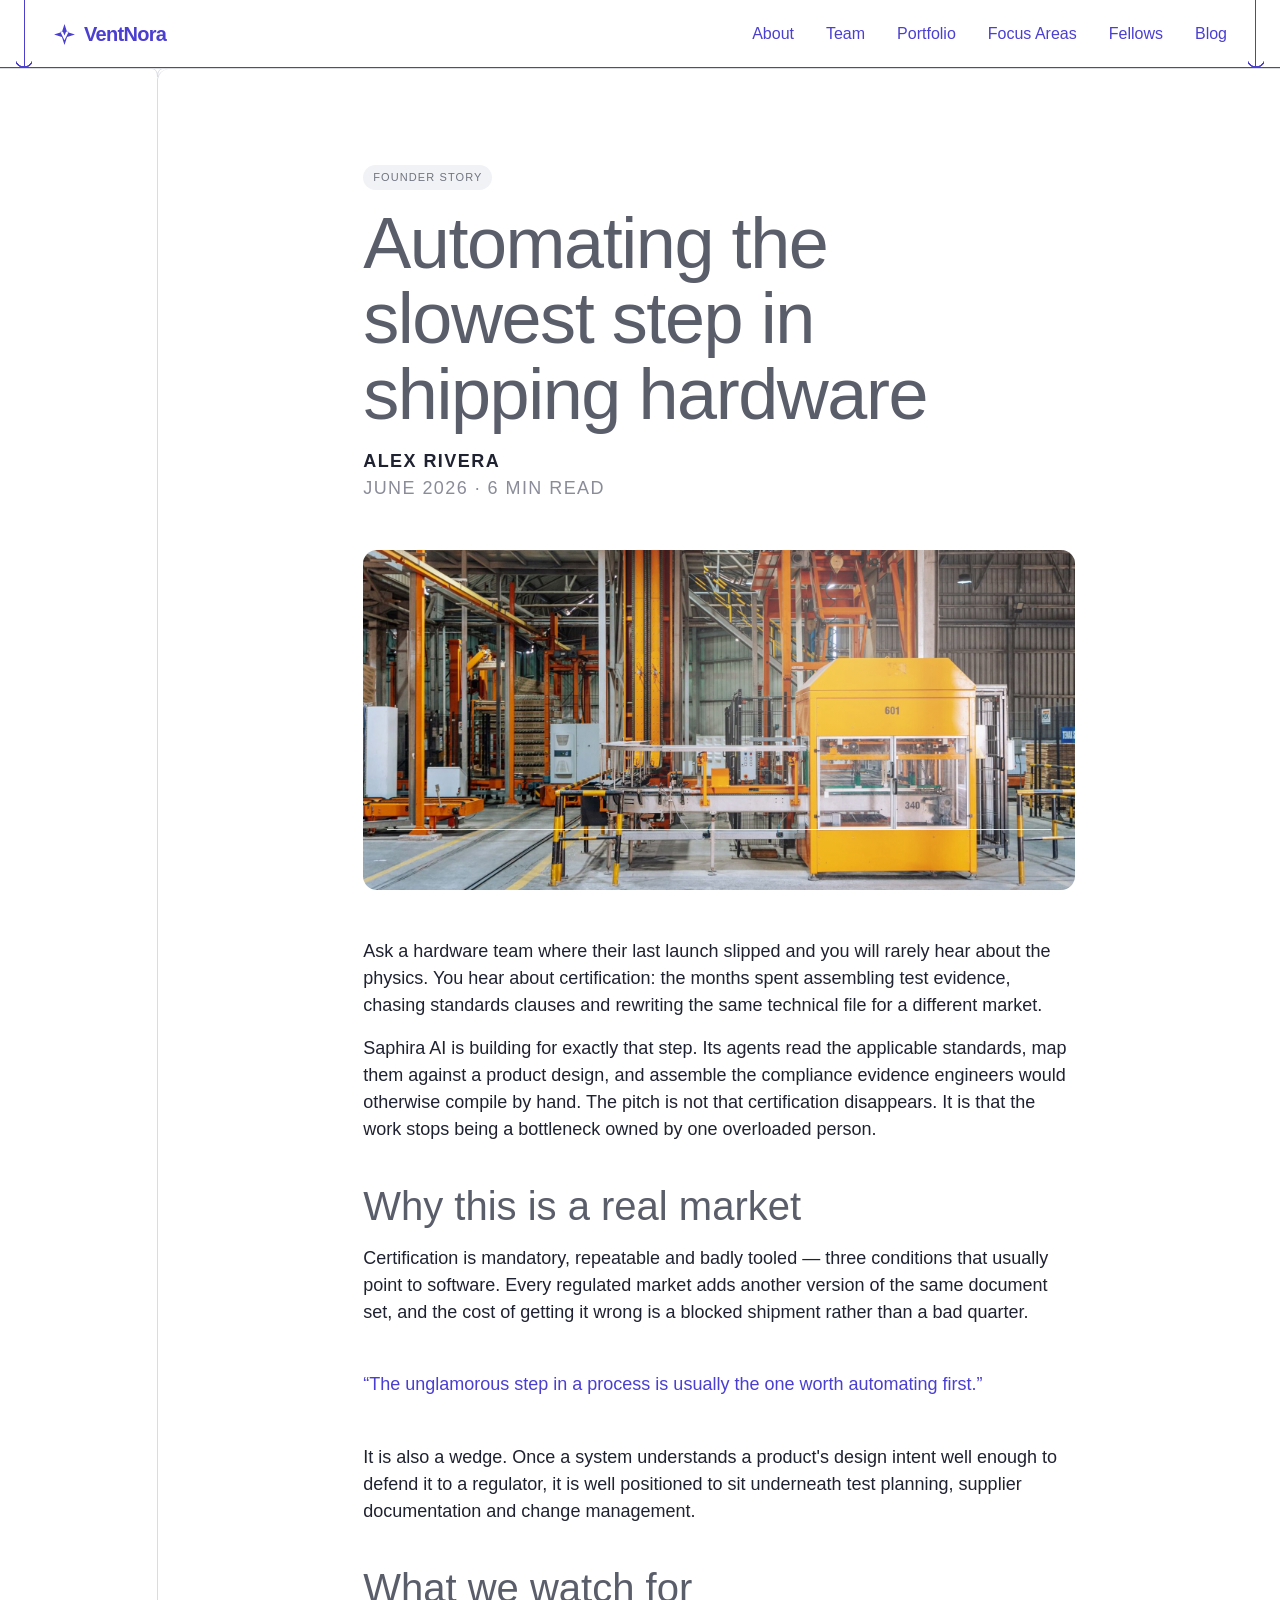
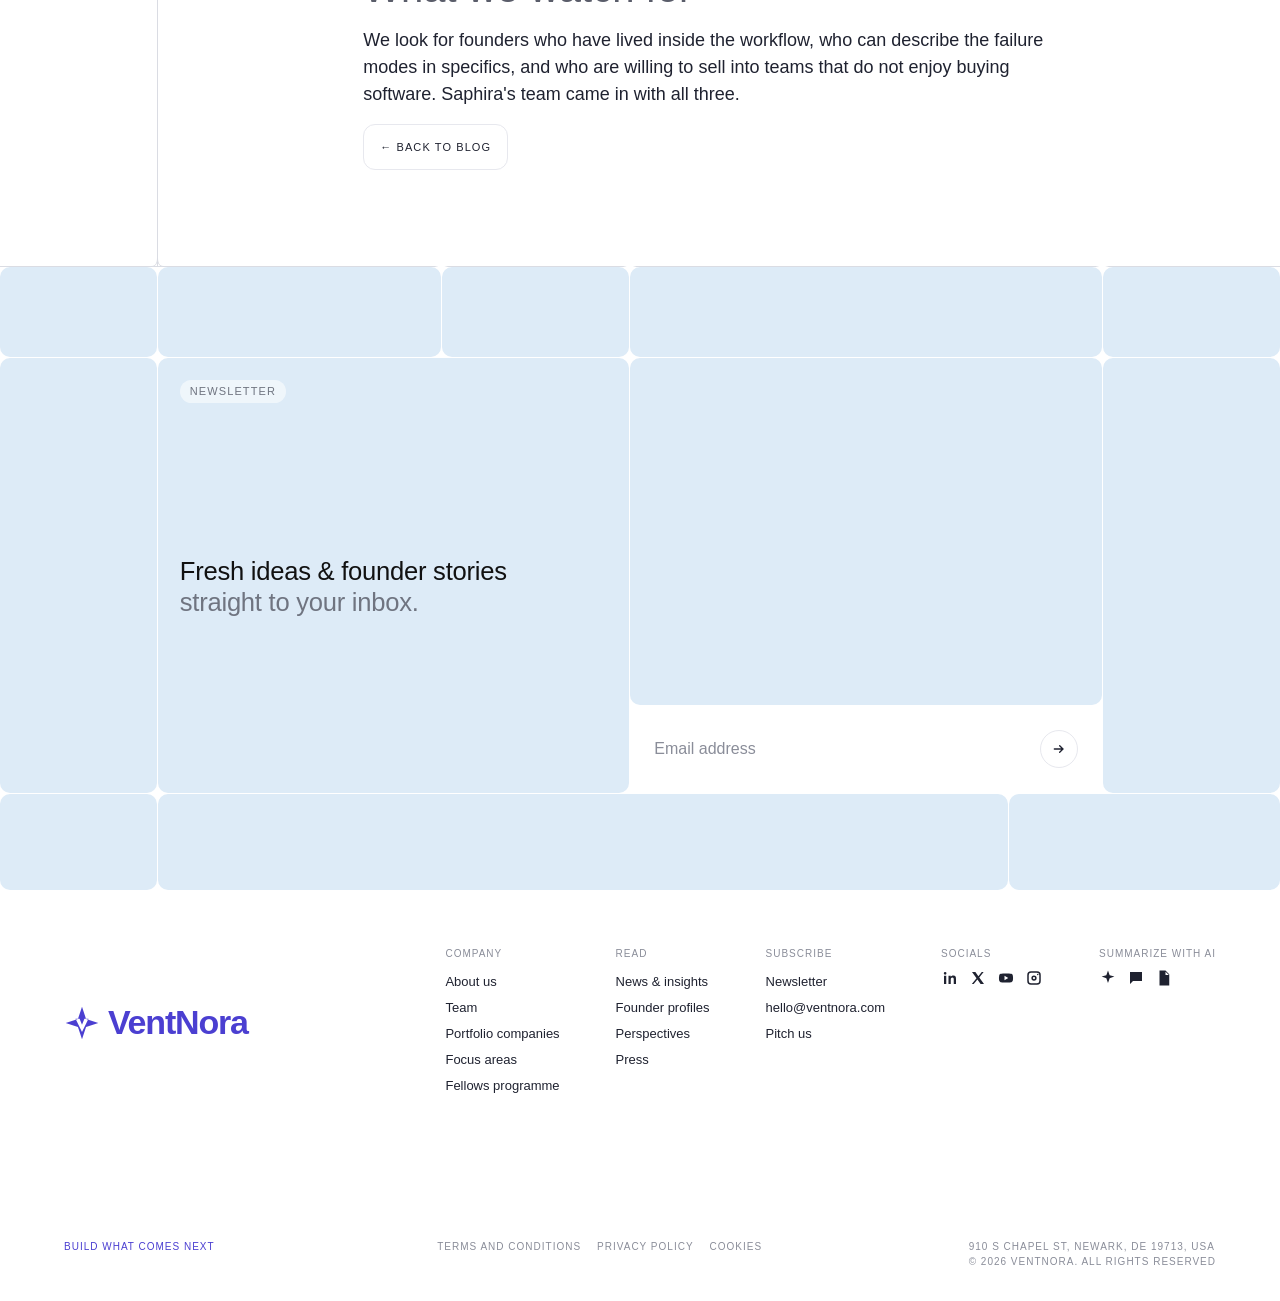
<file: article.html>
<!doctype html><html lang="en"><head><meta charset="utf-8"><meta name="viewport" content="width=device-width,initial-scale=1">
<title>Article · VentNora</title><link rel="icon" href="assets/favicon.svg" type="image/svg+xml"><link rel="stylesheet" href="assets/style.css"></head><body data-page="article.html">
<header><div class="bar"><a class="logo" href="index.html"><span class="mark"></span><span class="wordmark"><span>Vent</span><b>Nora</b></span></a><nav><a href="about.html">About</a><a href="team.html">Team</a><a href="portfolio.html">Portfolio</a><span class="nd"><a href="focus-areas.html">Focus Areas</a><span class="ndm"><a href="focus.html?a=applied-ai">Applied AI</a><a href="focus.html?a=security">Security</a><a href="focus.html?a=climate-energy">Climate & Energy</a><a href="focus.html?a=health-bio">Health &amp; Bio</a><a href="focus.html?a=fintech">Fintech</a></span></span><a href="fellows.html">Fellows</a><a href="blog.html">Blog</a></nav><button class="burger" aria-label="Menu">☰</button></div></header>
<main><section class="band"><div class="frame"><div class="article" id="art"></div></div></section></main>
<section class="cta" id="subscribe"><div class="tiles">
<div class="t"></div><div class="t"></div><div class="t sp"></div><div class="t sp" style="grid-column:span 2"></div><div class="t sp"></div>
<div class="t"></div><div class="t sp text" style="grid-column:span 2"><span class="pill">Newsletter</span><h3>Fresh ideas &amp; founder stories<br><span>straight to your inbox.</span></h3></div>
<div class="t sp form" style="grid-column:span 2"><div class="blank"></div><form class="news"><input type="email" placeholder="Email address" aria-label="Email address" required><button aria-label="Subscribe"><svg viewBox="0 0 24 24"><path d="M5 12h13m-5-5 5 5-5 5" fill="none" stroke="currentColor" stroke-width="2" stroke-linecap="round"/></svg></button></form></div><div class="t sp"></div>
<div class="t"></div><div class="t sp" style="grid-column:span 3"></div><div class="t sp" style="grid-column:span 2"></div>
</div></section>
<footer><div class="foot"><a class="logo big" href="index.html"><span class="mark"></span><span class="wordmark"><span>Vent</span><b>Nora</b></span></a>
<div class="cols"><div><small>Company</small><a href="about.html">About us</a><a href="team.html">Team</a><a href="portfolio.html">Portfolio companies</a><a href="focus-areas.html">Focus areas</a><a href="fellows.html">Fellows programme</a></div><div><small>Read</small><a href="blog.html">News &amp; insights</a><a href="blog.html#bStories">Founder profiles</a><a href="blog.html#bViews">Perspectives</a><a href="blog.html#bPress">Press</a></div><div><small>Subscribe</small><a href="blog.html#subscribe">Newsletter</a><a href="mailto:hello@ventnora.com">hello@ventnora.com</a><a href="mailto:pitch@ventnora.com">Pitch us</a></div><div><small>Socials</small><div class="icons"><a href="https://www.linkedin.com/company/ventnora" class="ic" aria-label="LinkedIn" target="_blank" rel="noopener"><svg viewBox="0 0 24 24"><path d="M4 9h3v11H4zM5.5 4a1.8 1.8 0 110 3.6 1.8 1.8 0 010-3.6zM10 9h3v1.6c.5-.9 1.7-1.8 3.4-1.8 3.2 0 3.6 2 3.6 4.7V20h-3v-5.6c0-1.3 0-3-1.8-3s-2.2 1.4-2.2 2.9V20h-3z"/></svg></a><a href="https://x.com/ventnora" class="ic" aria-label="X" target="_blank" rel="noopener"><svg viewBox="0 0 24 24"><path d="M4 4h4.5l4 5.6L17 4h2.5l-5.8 7.2L20 20h-4.5l-4.3-6-4.9 6H3.8l6.2-7.6z"/></svg></a><a href="https://www.youtube.com/@ventnora" class="ic" aria-label="YouTube" target="_blank" rel="noopener"><svg viewBox="0 0 24 24"><path d="M21 8.2a2.6 2.6 0 00-1.8-1.8C17.6 6 12 6 12 6s-5.6 0-7.2.4A2.6 2.6 0 003 8.2 27 27 0 002.6 12c0 1.3.1 2.6.4 3.8a2.6 2.6 0 001.8 1.8C6.4 18 12 18 12 18s5.6 0 7.2-.4a2.6 2.6 0 001.8-1.8c.3-1.2.4-2.5.4-3.8s-.1-2.6-.4-3.8zM10 15V9l5 3z"/></svg></a><a href="https://www.instagram.com/ventnora" class="ic" aria-label="Instagram" target="_blank" rel="noopener"><svg viewBox="0 0 24 24"><path d="M8 3h8a5 5 0 015 5v8a5 5 0 01-5 5H8a5 5 0 01-5-5V8a5 5 0 015-5zm0 2a3 3 0 00-3 3v8a3 3 0 003 3h8a3 3 0 003-3V8a3 3 0 00-3-3zm4 3.5a3.5 3.5 0 110 7 3.5 3.5 0 010-7zm0 2a1.5 1.5 0 100 3 1.5 1.5 0 000-3zM17 6.3a1 1 0 110 2 1 1 0 010-2z"/></svg></a></div></div><div><small>Summarize with AI</small><div class="icons"><a href="https://chatgpt.com/?q=Summarise%20VentNora%20%28ventnora.com%29%3A%20their%20thesis%2C%20focus%20areas%20and%20portfolio." class="ic" aria-label="AI assistant" target="_blank" rel="noopener"><svg viewBox="0 0 24 24"><path d="M12 2l2.2 6.3L20.5 10l-6.3 2.2L12 18.5l-2.2-6.3L3.5 10l6.3-1.7z"/></svg></a><a href="https://claude.ai/new?q=Summarise%20VentNora%20%28ventnora.com%29%3A%20their%20thesis%2C%20focus%20areas%20and%20portfolio." class="ic" aria-label="Chat" target="_blank" rel="noopener"><svg viewBox="0 0 24 24"><path d="M4 4h16v12H8l-4 4z"/></svg></a><a href="blog.html" class="ic" aria-label="Summary"><svg viewBox="0 0 24 24"><path d="M6 2h8l5 5v15H6zm8 1.5V8h4.5z"/></svg></a></div></div></div></div>
<div class="legal"><span class="accent">Build what comes next</span><span><a href="terms.html">Terms and conditions</a><a href="privacy.html">Privacy policy</a><a href="privacy.html#cookies">Cookies</a></span><span>910 S Chapel St, Newark, DE 19713, USA<br>&copy; 2026 VentNora. All rights reserved</span></div></footer>
<script src="assets/data.js"></script><script src="assets/articles.js"></script><script src="assets/app.js"></script></body></html>
</file>
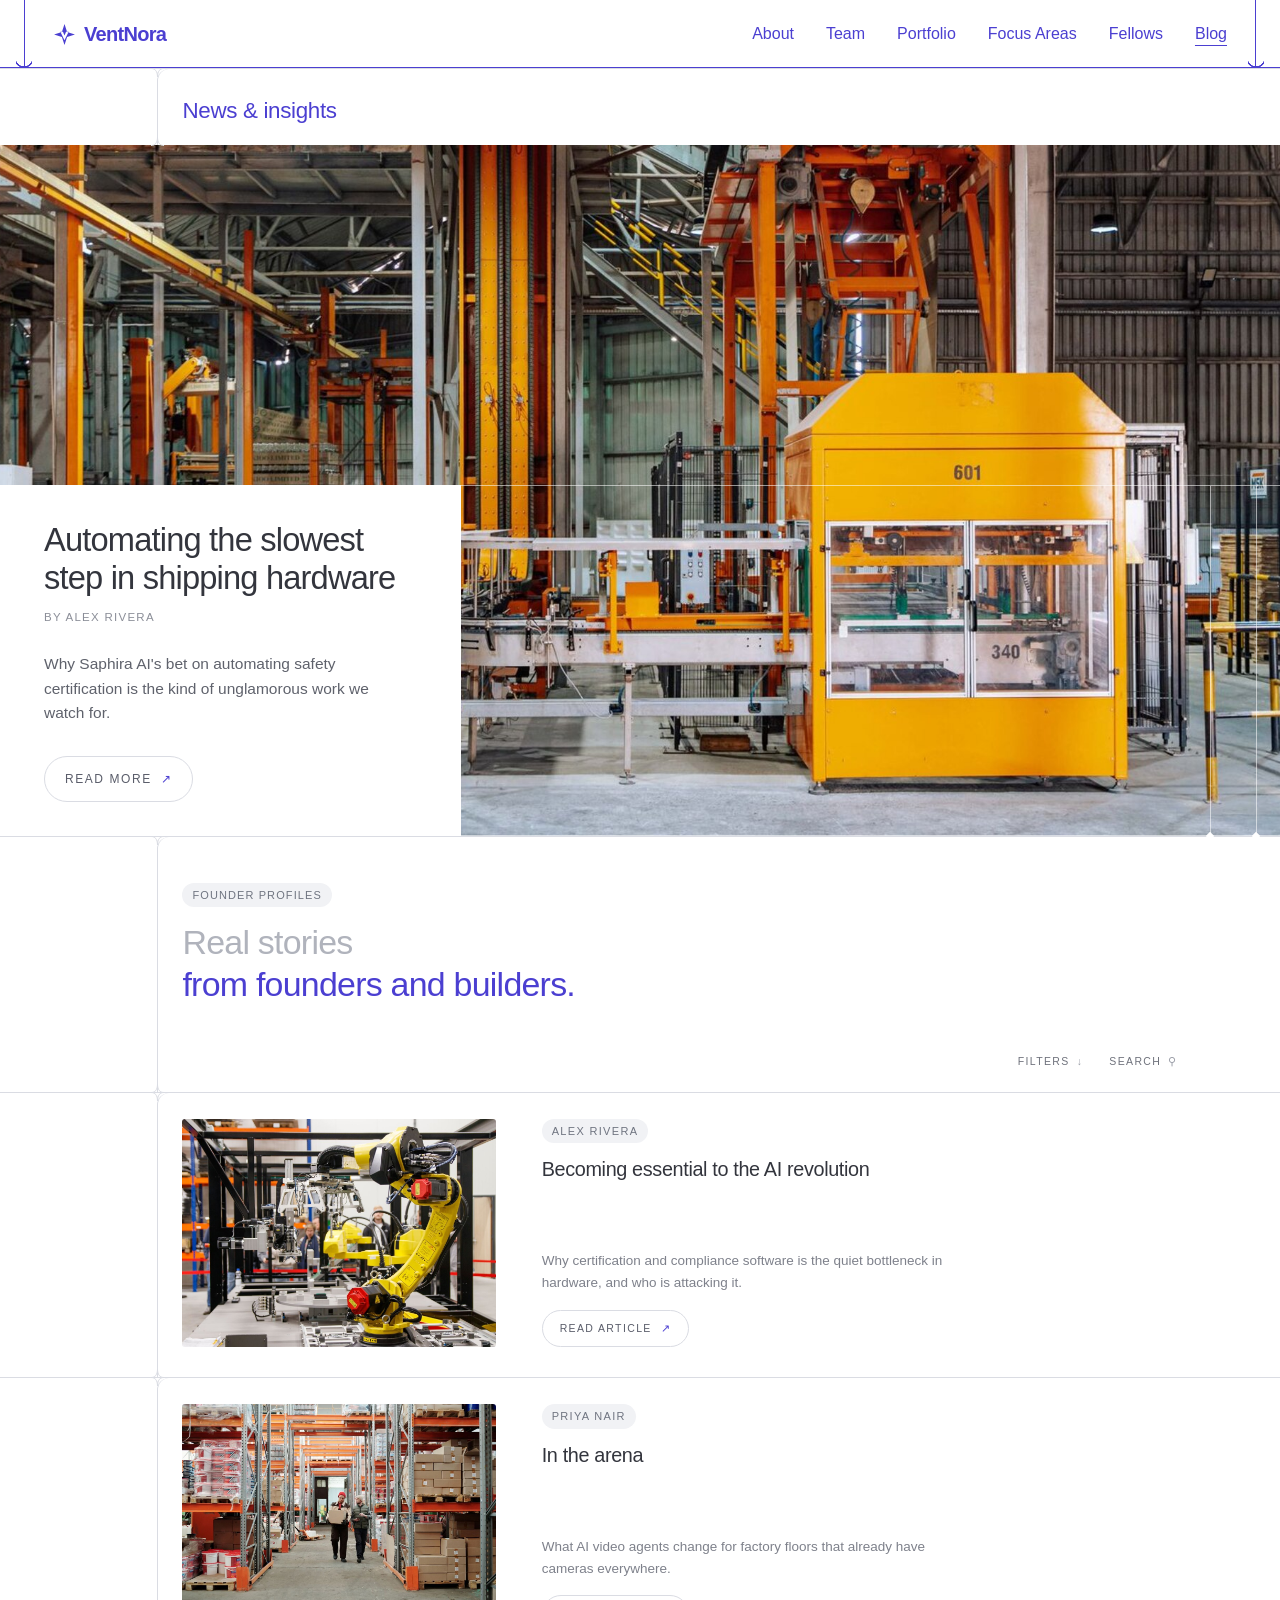
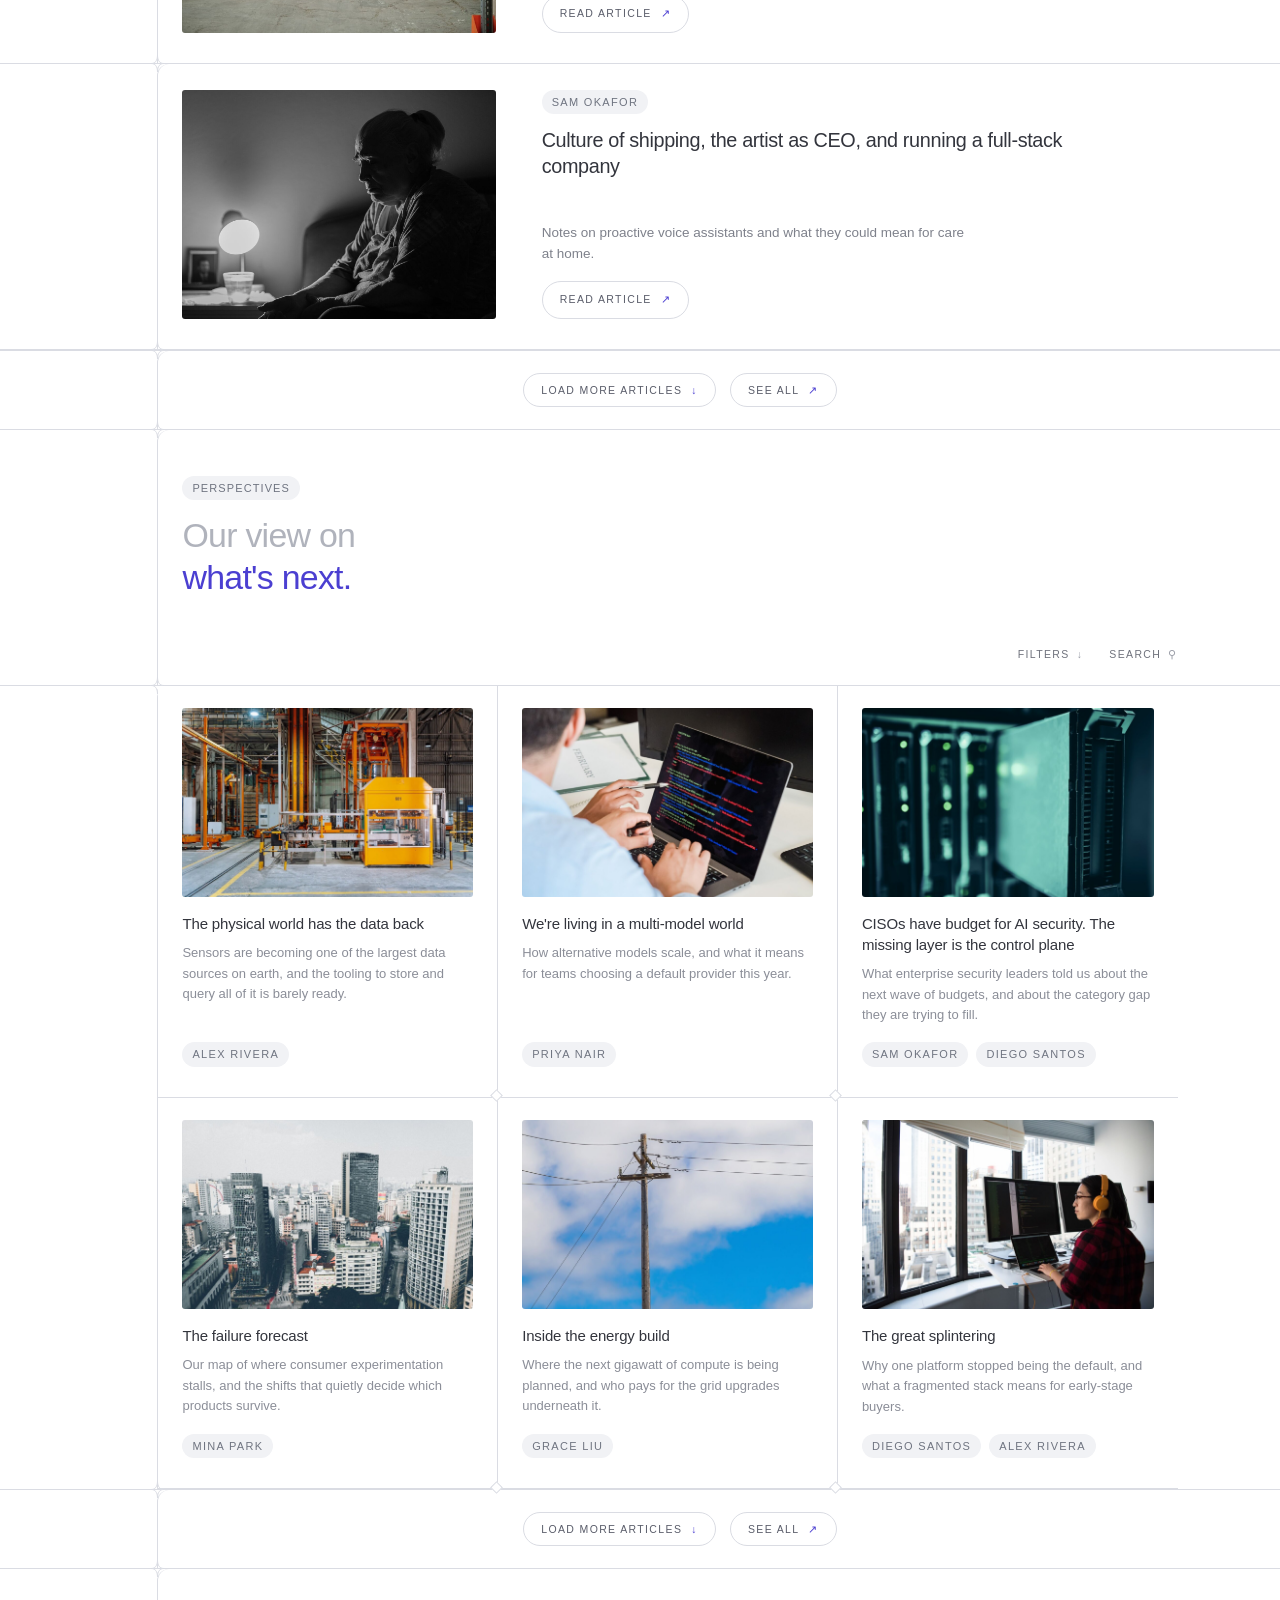
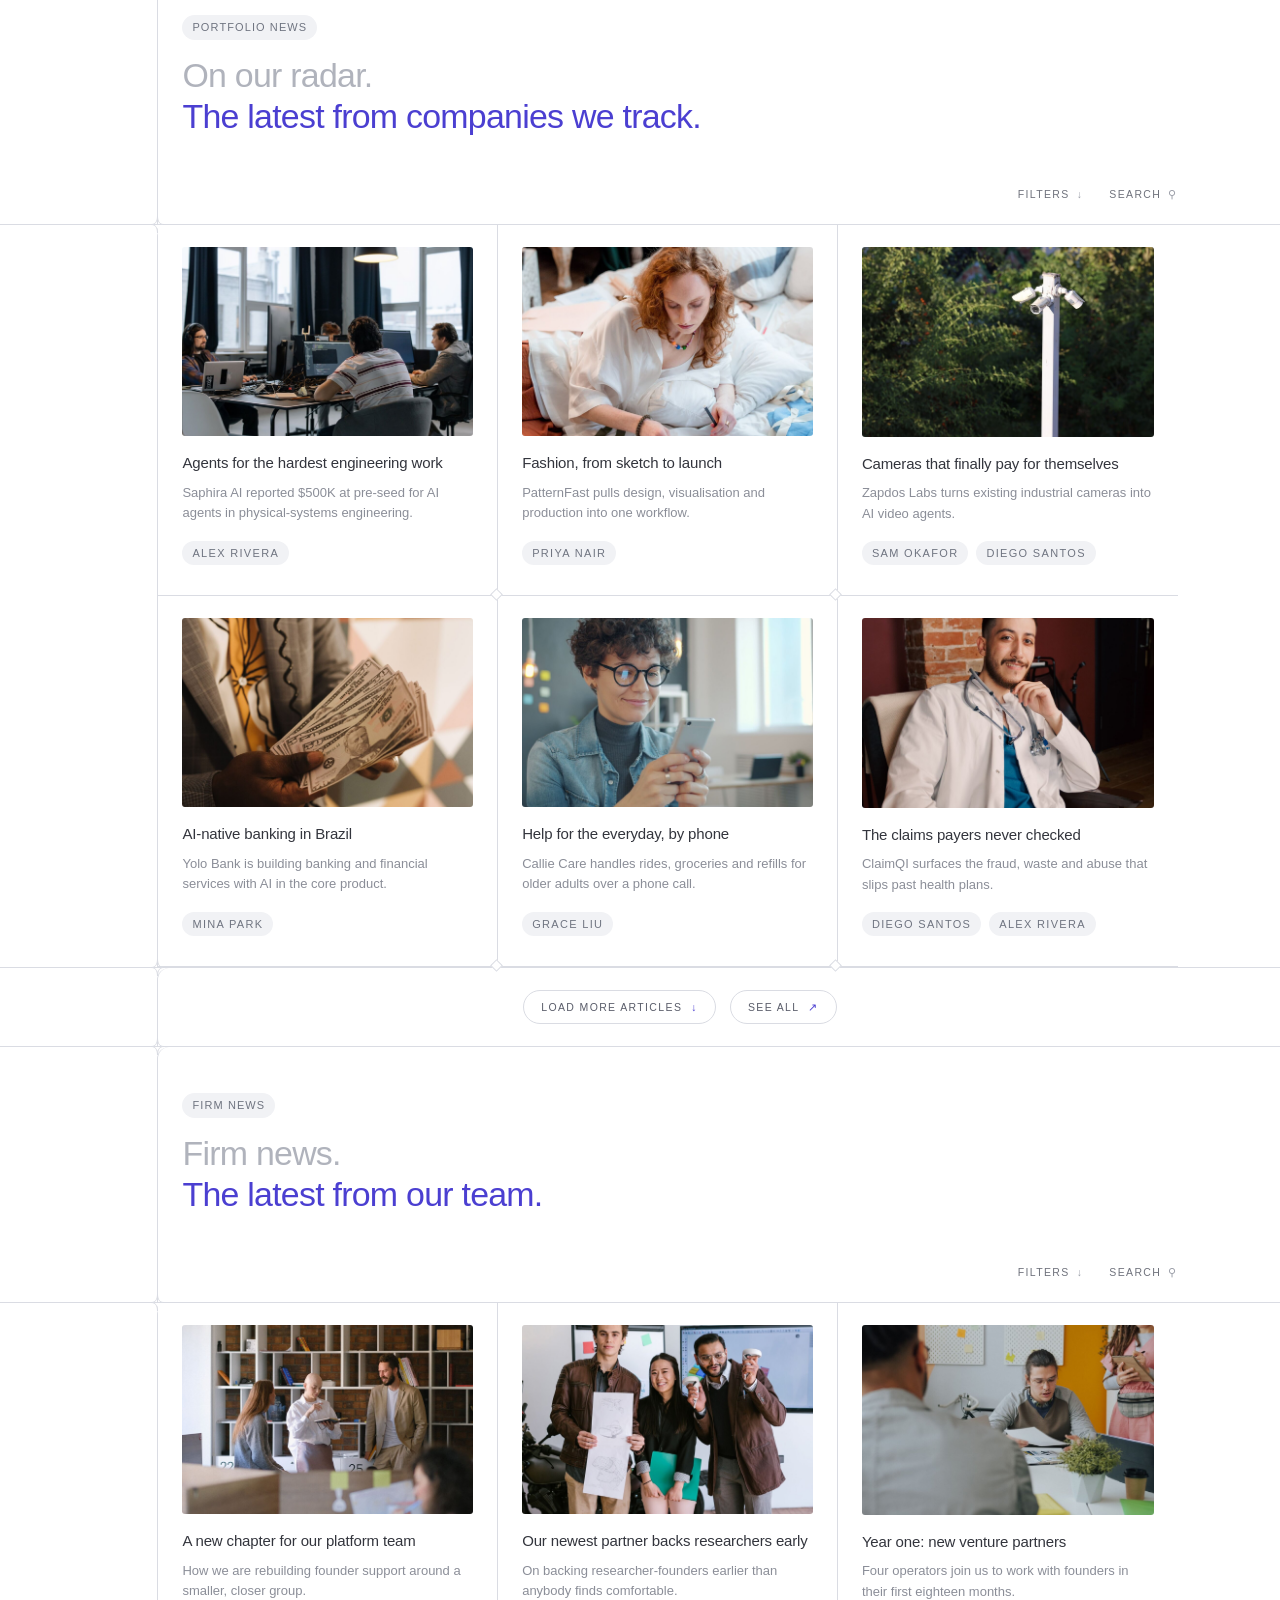
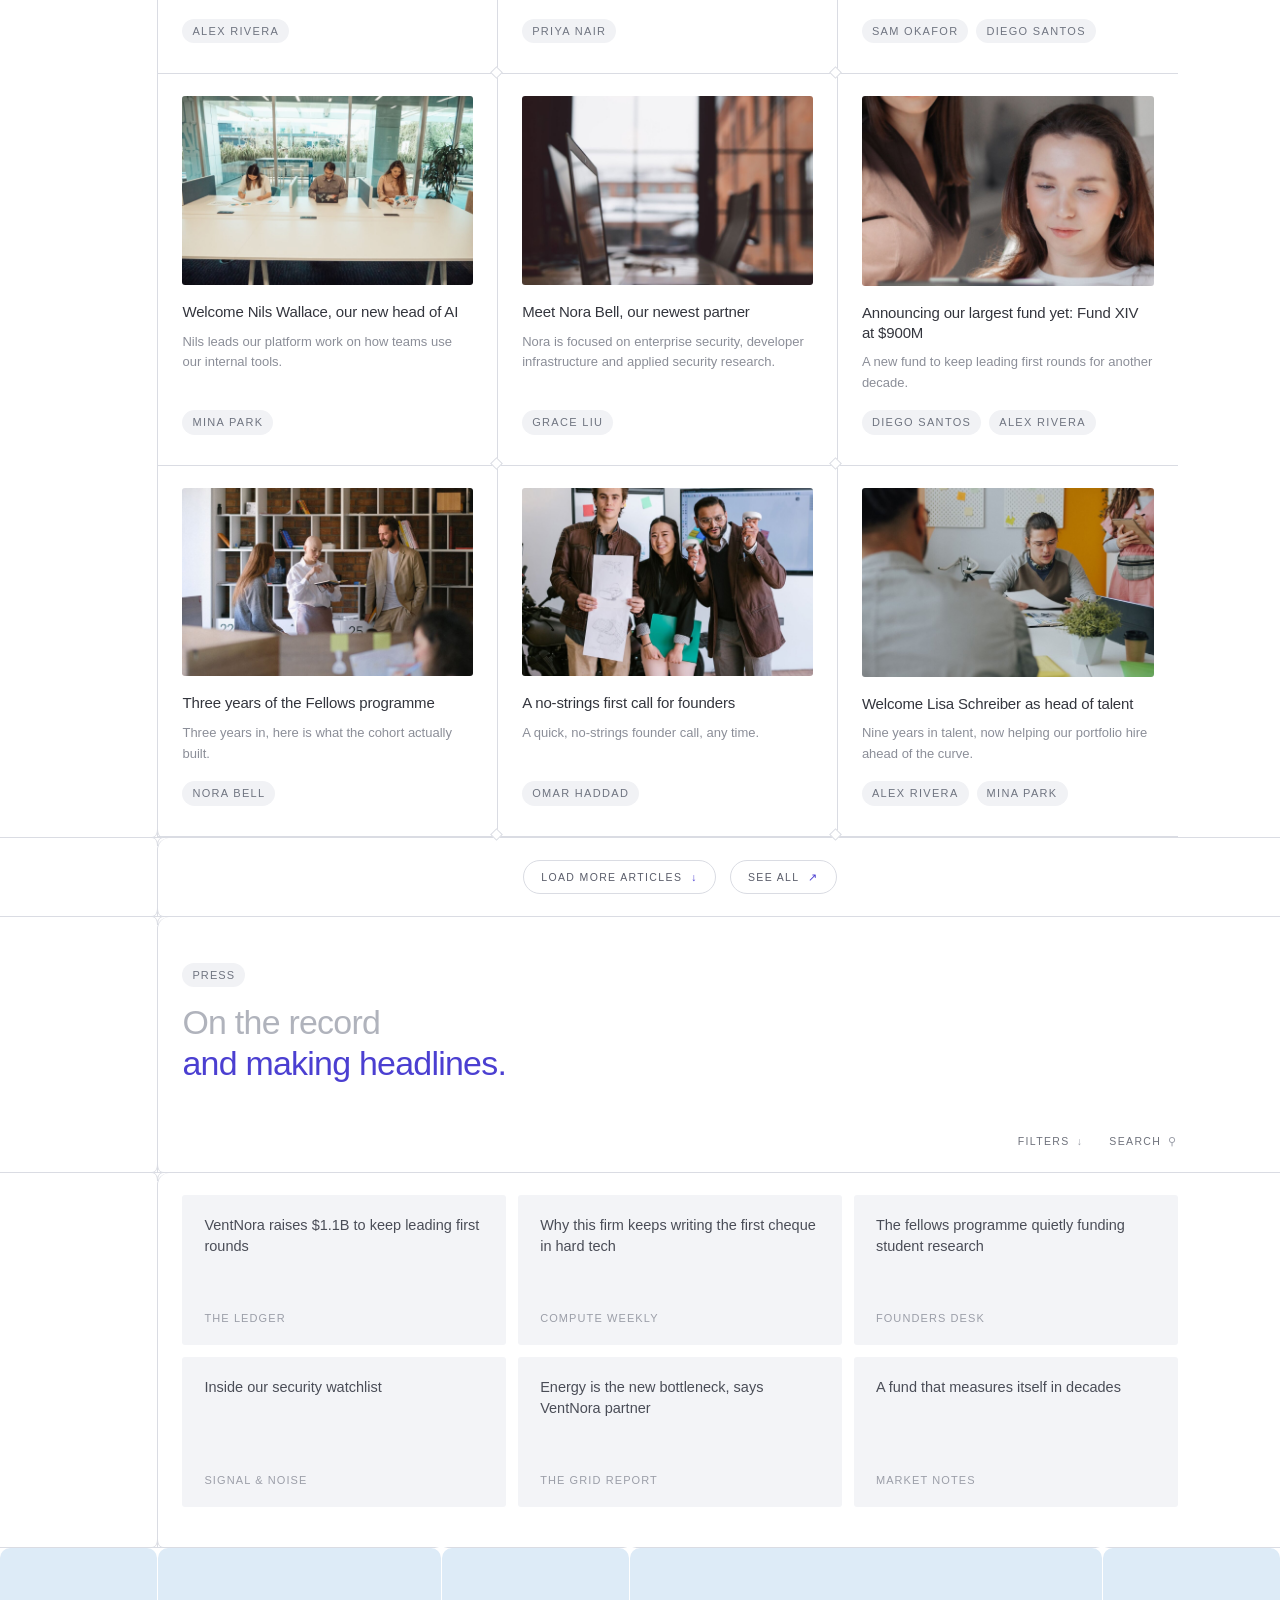
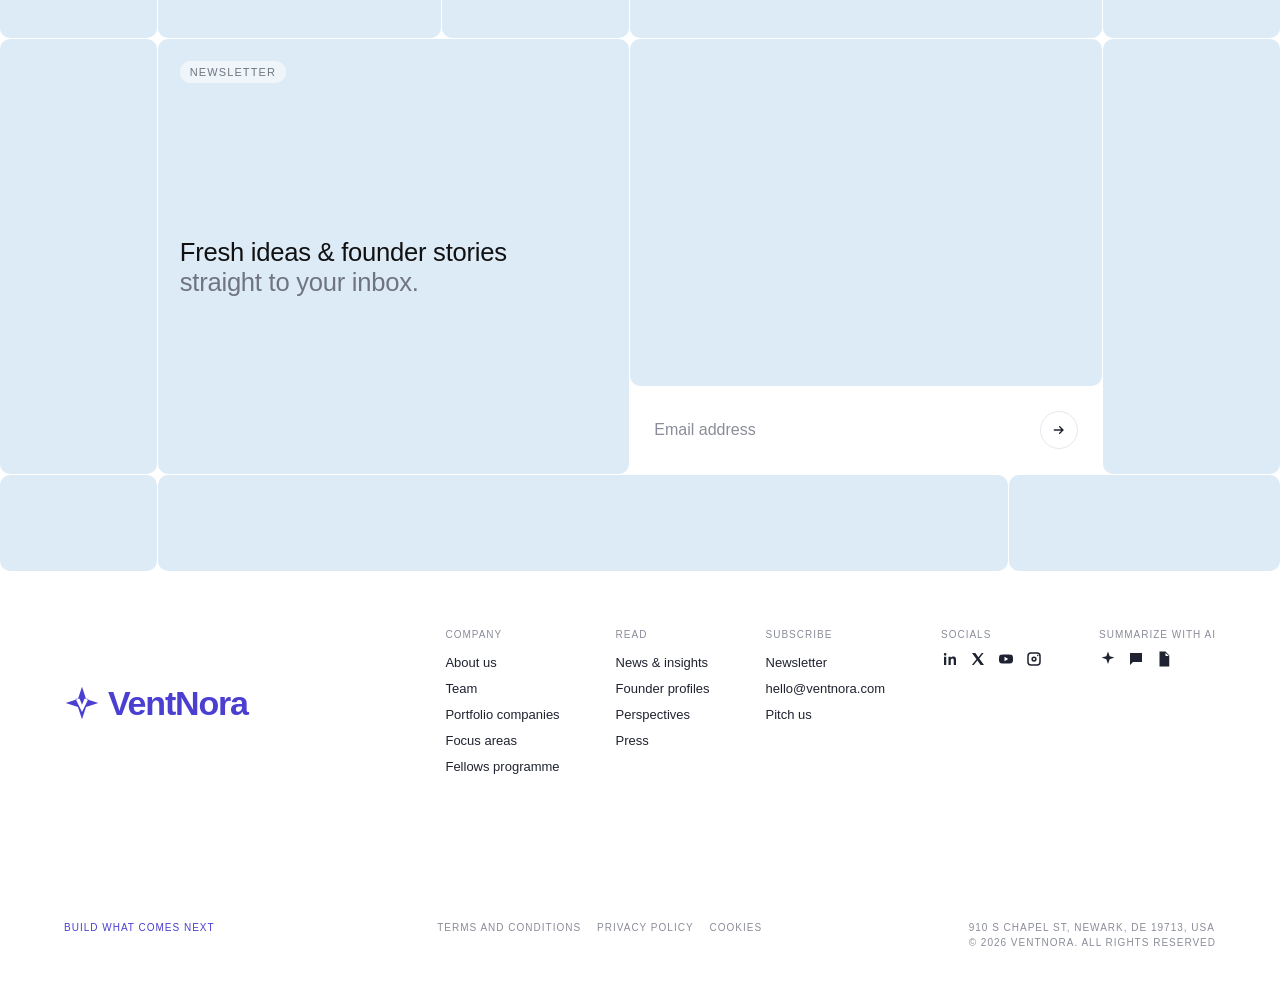
<file: blog.html>
<!doctype html><html lang="en"><head><meta charset="utf-8"><meta name="viewport" content="width=device-width,initial-scale=1">
<title>Blog · VentNora</title><link rel="icon" href="assets/favicon.svg" type="image/svg+xml"><link rel="stylesheet" href="assets/style.css"></head><body data-page="blog.html">
<header><div class="bar"><a class="logo" href="index.html"><span class="mark"></span><span class="wordmark"><span>Vent</span><b>Nora</b></span></a><nav><a href="about.html">About</a><a href="team.html">Team</a><a href="portfolio.html">Portfolio</a><span class="nd"><a href="focus-areas.html">Focus Areas</a><span class="ndm"><a href="focus.html?a=applied-ai">Applied AI</a><a href="focus.html?a=security">Security</a><a href="focus.html?a=climate-energy">Climate & Energy</a><a href="focus.html?a=health-bio">Health &amp; Bio</a><a href="focus.html?a=fintech">Fintech</a></span></span><a href="fellows.html">Fellows</a><a href="blog.html" class=on>Blog</a></nav><button class="burger" aria-label="Menu">☰</button></div></header>
<main id="blogPage">
<section class="band"><div class="frame bkick"><h1 class="bk">News &amp; insights</h1></div></section>
<section class="bhero" id="bHero"></section>
<section class="band"><div class="frame bsec"><span class="chip">Founder profiles</span><h2 class="bsh" id="bsh1"></h2>
 <div class="btools" data-for="bStories"><button class="btool bft">Filters <i>&#8595;</i></button><input class="bsq" type="search" placeholder="Search..." aria-label="Search articles" hidden><button class="btool bfs">Search <i>&#9906;</i></button></div></div></section>
<section class="band bfpwrap" data-panel="bStories" hidden><div class="frame bfp"></div></section>
<div id="bStories"></div>
<section class="band"><div class="frame bmore"><button class="bpill" data-more="bStories">Load more articles <i>&#8595;</i></button><button class="bpill" data-all="bStories">See all <i>&#8599;</i></button></div></section>
<section class="band"><div class="frame bsec"><span class="chip">Perspectives</span><h2 class="bsh" id="bsh2"></h2>
 <div class="btools" data-for="bViews"><button class="btool bft">Filters <i>&#8595;</i></button><input class="bsq" type="search" placeholder="Search..." aria-label="Search articles" hidden><button class="btool bfs">Search <i>&#9906;</i></button></div></div></section>
<section class="band bfpwrap" data-panel="bViews" hidden><div class="frame bfp"></div></section>
<section class="band"><div class="frame bgrid" id="bViews"></div></section>
<section class="band"><div class="frame bmore"><button class="bpill" data-more="bViews">Load more articles <i>&#8595;</i></button><button class="bpill" data-all="bViews">See all <i>&#8599;</i></button></div></section>
<section class="band"><div class="frame bsec"><span class="chip">Portfolio news</span><h2 class="bsh" id="bsh3"></h2>
 <div class="btools" data-for="bPort"><button class="btool bft">Filters <i>&#8595;</i></button><input class="bsq" type="search" placeholder="Search..." aria-label="Search articles" hidden><button class="btool bfs">Search <i>&#9906;</i></button></div></div></section>
<section class="band bfpwrap" data-panel="bPort" hidden><div class="frame bfp"></div></section>
<section class="band"><div class="frame bgrid" id="bPort"></div></section>
<section class="band"><div class="frame bmore"><button class="bpill" data-more="bPort">Load more articles <i>&#8595;</i></button><button class="bpill" data-all="bPort">See all <i>&#8599;</i></button></div></section>
<section class="band"><div class="frame bsec"><span class="chip">Firm news</span><h2 class="bsh" id="bsh4"></h2>
 <div class="btools" data-for="bFirm"><button class="btool bft">Filters <i>&#8595;</i></button><input class="bsq" type="search" placeholder="Search..." aria-label="Search articles" hidden><button class="btool bfs">Search <i>&#9906;</i></button></div></div></section>
<section class="band bfpwrap" data-panel="bFirm" hidden><div class="frame bfp"></div></section>
<section class="band"><div class="frame bgrid" id="bFirm"></div></section>
<section class="band"><div class="frame bmore"><button class="bpill" data-more="bFirm">Load more articles <i>&#8595;</i></button><button class="bpill" data-all="bFirm">See all <i>&#8599;</i></button></div></section>
<section class="band"><div class="frame bsec"><span class="chip">Press</span><h2 class="bsh" id="bsh5"></h2>
 <div class="btools" data-for="bPress"><button class="btool bft">Filters <i>&#8595;</i></button><input class="bsq" type="search" placeholder="Search..." aria-label="Search press" hidden><button class="btool bfs">Search <i>&#9906;</i></button></div></div></section>
<section class="band bfpwrap" data-panel="bPress" hidden><div class="frame bfp"></div></section>
<section class="band"><div class="frame bpwrap" id="bPress"></div></section>
</main>
<section class="cta" id="subscribe"><div class="tiles">
<div class="t"></div><div class="t"></div><div class="t sp"></div><div class="t sp" style="grid-column:span 2"></div><div class="t sp"></div>
<div class="t"></div><div class="t sp text" style="grid-column:span 2"><span class="pill">Newsletter</span><h3>Fresh ideas &amp; founder stories<br><span>straight to your inbox.</span></h3></div>
<div class="t sp form" style="grid-column:span 2"><div class="blank"></div><form class="news"><input type="email" placeholder="Email address" aria-label="Email address" required><button aria-label="Subscribe"><svg viewBox="0 0 24 24"><path d="M5 12h13m-5-5 5 5-5 5" fill="none" stroke="currentColor" stroke-width="2" stroke-linecap="round"/></svg></button></form></div><div class="t sp"></div>
<div class="t"></div><div class="t sp" style="grid-column:span 3"></div><div class="t sp" style="grid-column:span 2"></div>
</div></section>
<footer><div class="foot"><a class="logo big" href="index.html"><span class="mark"></span><span class="wordmark"><span>Vent</span><b>Nora</b></span></a>
<div class="cols"><div><small>Company</small><a href="about.html">About us</a><a href="team.html">Team</a><a href="portfolio.html">Portfolio companies</a><a href="focus-areas.html">Focus areas</a><a href="fellows.html">Fellows programme</a></div><div><small>Read</small><a href="blog.html">News &amp; insights</a><a href="blog.html#bStories">Founder profiles</a><a href="blog.html#bViews">Perspectives</a><a href="blog.html#bPress">Press</a></div><div><small>Subscribe</small><a href="blog.html#subscribe">Newsletter</a><a href="mailto:hello@ventnora.com">hello@ventnora.com</a><a href="mailto:pitch@ventnora.com">Pitch us</a></div><div><small>Socials</small><div class="icons"><a href="https://www.linkedin.com/company/ventnora" class="ic" aria-label="LinkedIn" target="_blank" rel="noopener"><svg viewBox="0 0 24 24"><path d="M4 9h3v11H4zM5.5 4a1.8 1.8 0 110 3.6 1.8 1.8 0 010-3.6zM10 9h3v1.6c.5-.9 1.7-1.8 3.4-1.8 3.2 0 3.6 2 3.6 4.7V20h-3v-5.6c0-1.3 0-3-1.8-3s-2.2 1.4-2.2 2.9V20h-3z"/></svg></a><a href="https://x.com/ventnora" class="ic" aria-label="X" target="_blank" rel="noopener"><svg viewBox="0 0 24 24"><path d="M4 4h4.5l4 5.6L17 4h2.5l-5.8 7.2L20 20h-4.5l-4.3-6-4.9 6H3.8l6.2-7.6z"/></svg></a><a href="https://www.youtube.com/@ventnora" class="ic" aria-label="YouTube" target="_blank" rel="noopener"><svg viewBox="0 0 24 24"><path d="M21 8.2a2.6 2.6 0 00-1.8-1.8C17.6 6 12 6 12 6s-5.6 0-7.2.4A2.6 2.6 0 003 8.2 27 27 0 002.6 12c0 1.3.1 2.6.4 3.8a2.6 2.6 0 001.8 1.8C6.4 18 12 18 12 18s5.6 0 7.2-.4a2.6 2.6 0 001.8-1.8c.3-1.2.4-2.5.4-3.8s-.1-2.6-.4-3.8zM10 15V9l5 3z"/></svg></a><a href="https://www.instagram.com/ventnora" class="ic" aria-label="Instagram" target="_blank" rel="noopener"><svg viewBox="0 0 24 24"><path d="M8 3h8a5 5 0 015 5v8a5 5 0 01-5 5H8a5 5 0 01-5-5V8a5 5 0 015-5zm0 2a3 3 0 00-3 3v8a3 3 0 003 3h8a3 3 0 003-3V8a3 3 0 00-3-3zm4 3.5a3.5 3.5 0 110 7 3.5 3.5 0 010-7zm0 2a1.5 1.5 0 100 3 1.5 1.5 0 000-3zM17 6.3a1 1 0 110 2 1 1 0 010-2z"/></svg></a></div></div><div><small>Summarize with AI</small><div class="icons"><a href="https://chatgpt.com/?q=Summarise%20VentNora%20%28ventnora.com%29%3A%20their%20thesis%2C%20focus%20areas%20and%20portfolio." class="ic" aria-label="AI assistant" target="_blank" rel="noopener"><svg viewBox="0 0 24 24"><path d="M12 2l2.2 6.3L20.5 10l-6.3 2.2L12 18.5l-2.2-6.3L3.5 10l6.3-1.7z"/></svg></a><a href="https://claude.ai/new?q=Summarise%20VentNora%20%28ventnora.com%29%3A%20their%20thesis%2C%20focus%20areas%20and%20portfolio." class="ic" aria-label="Chat" target="_blank" rel="noopener"><svg viewBox="0 0 24 24"><path d="M4 4h16v12H8l-4 4z"/></svg></a><a href="blog.html" class="ic" aria-label="Summary"><svg viewBox="0 0 24 24"><path d="M6 2h8l5 5v15H6zm8 1.5V8h4.5z"/></svg></a></div></div></div></div>
<div class="legal"><span class="accent">Build what comes next</span><span><a href="terms.html">Terms and conditions</a><a href="privacy.html">Privacy policy</a><a href="privacy.html#cookies">Cookies</a></span><span>910 S Chapel St, Newark, DE 19713, USA<br>&copy; 2026 VentNora. All rights reserved</span></div></footer>
<script src="assets/data.js"></script><script src="assets/app.js"></script></body></html>
</file>
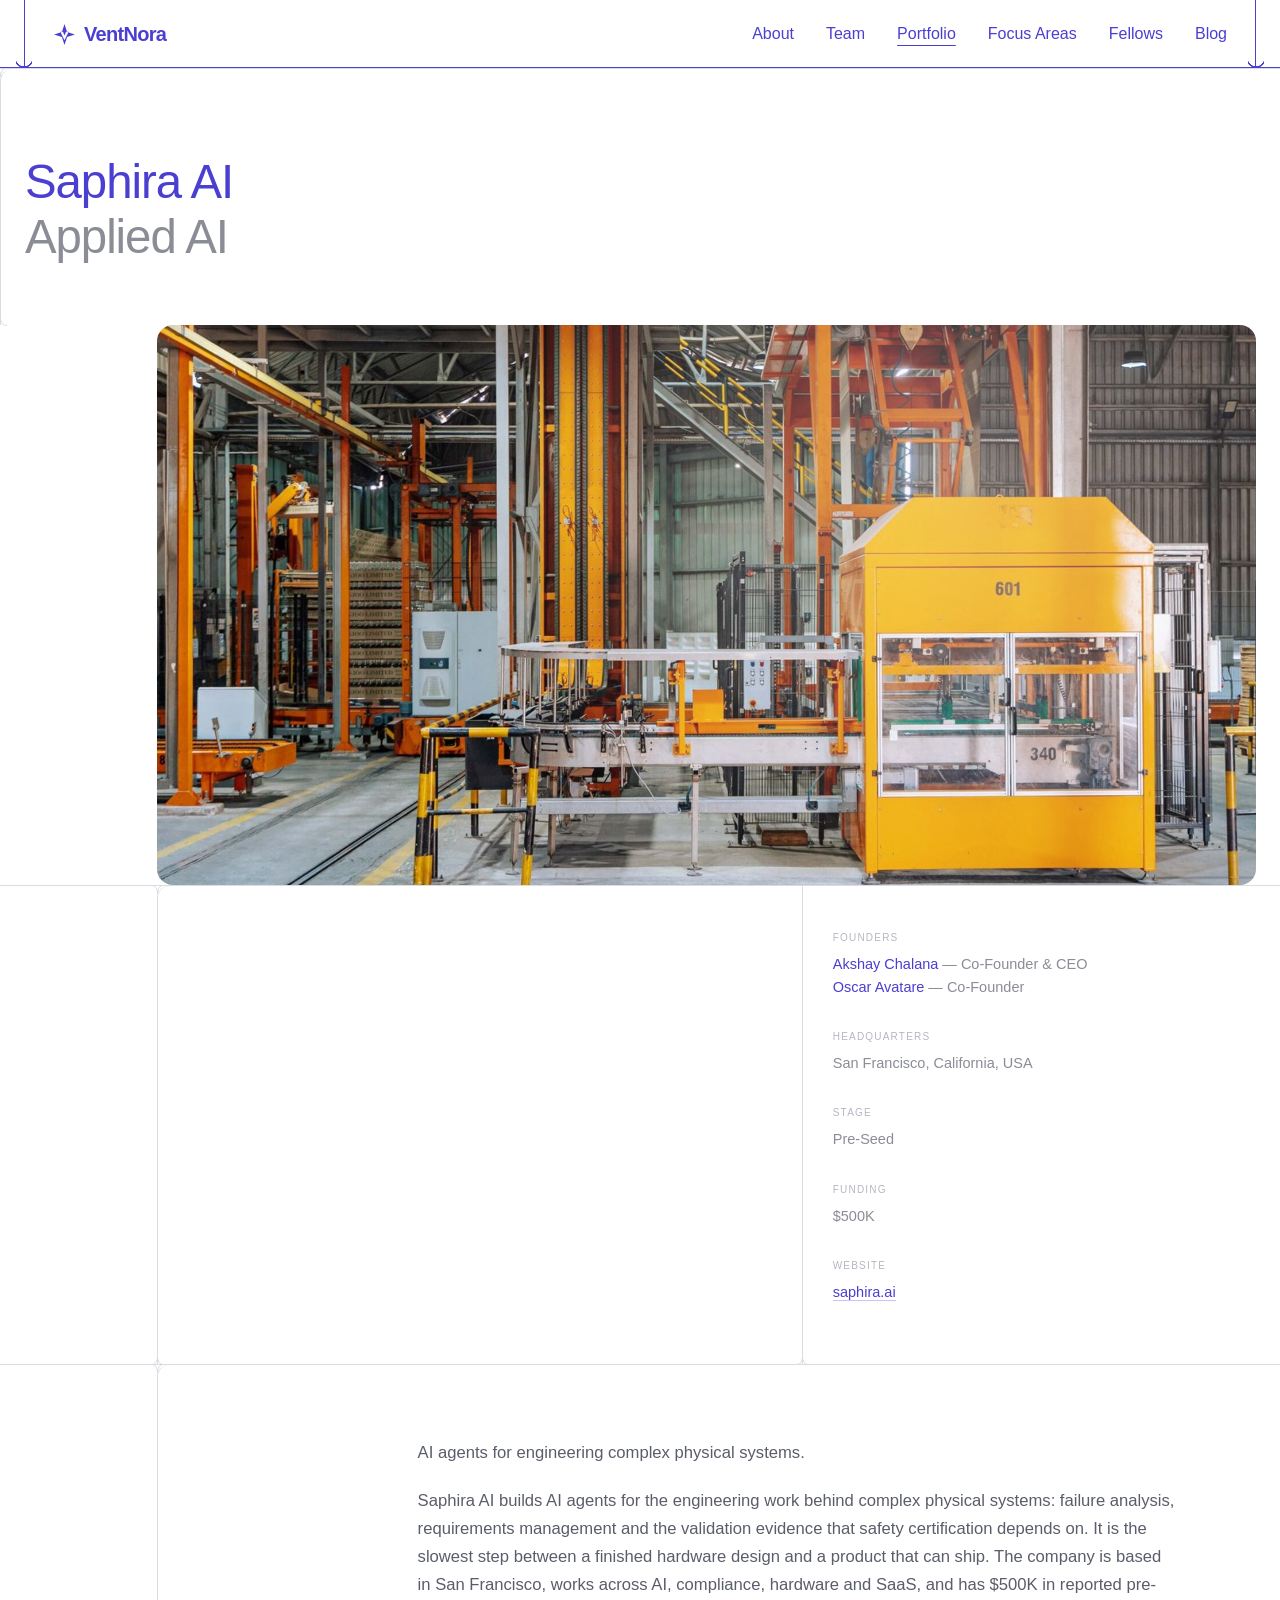
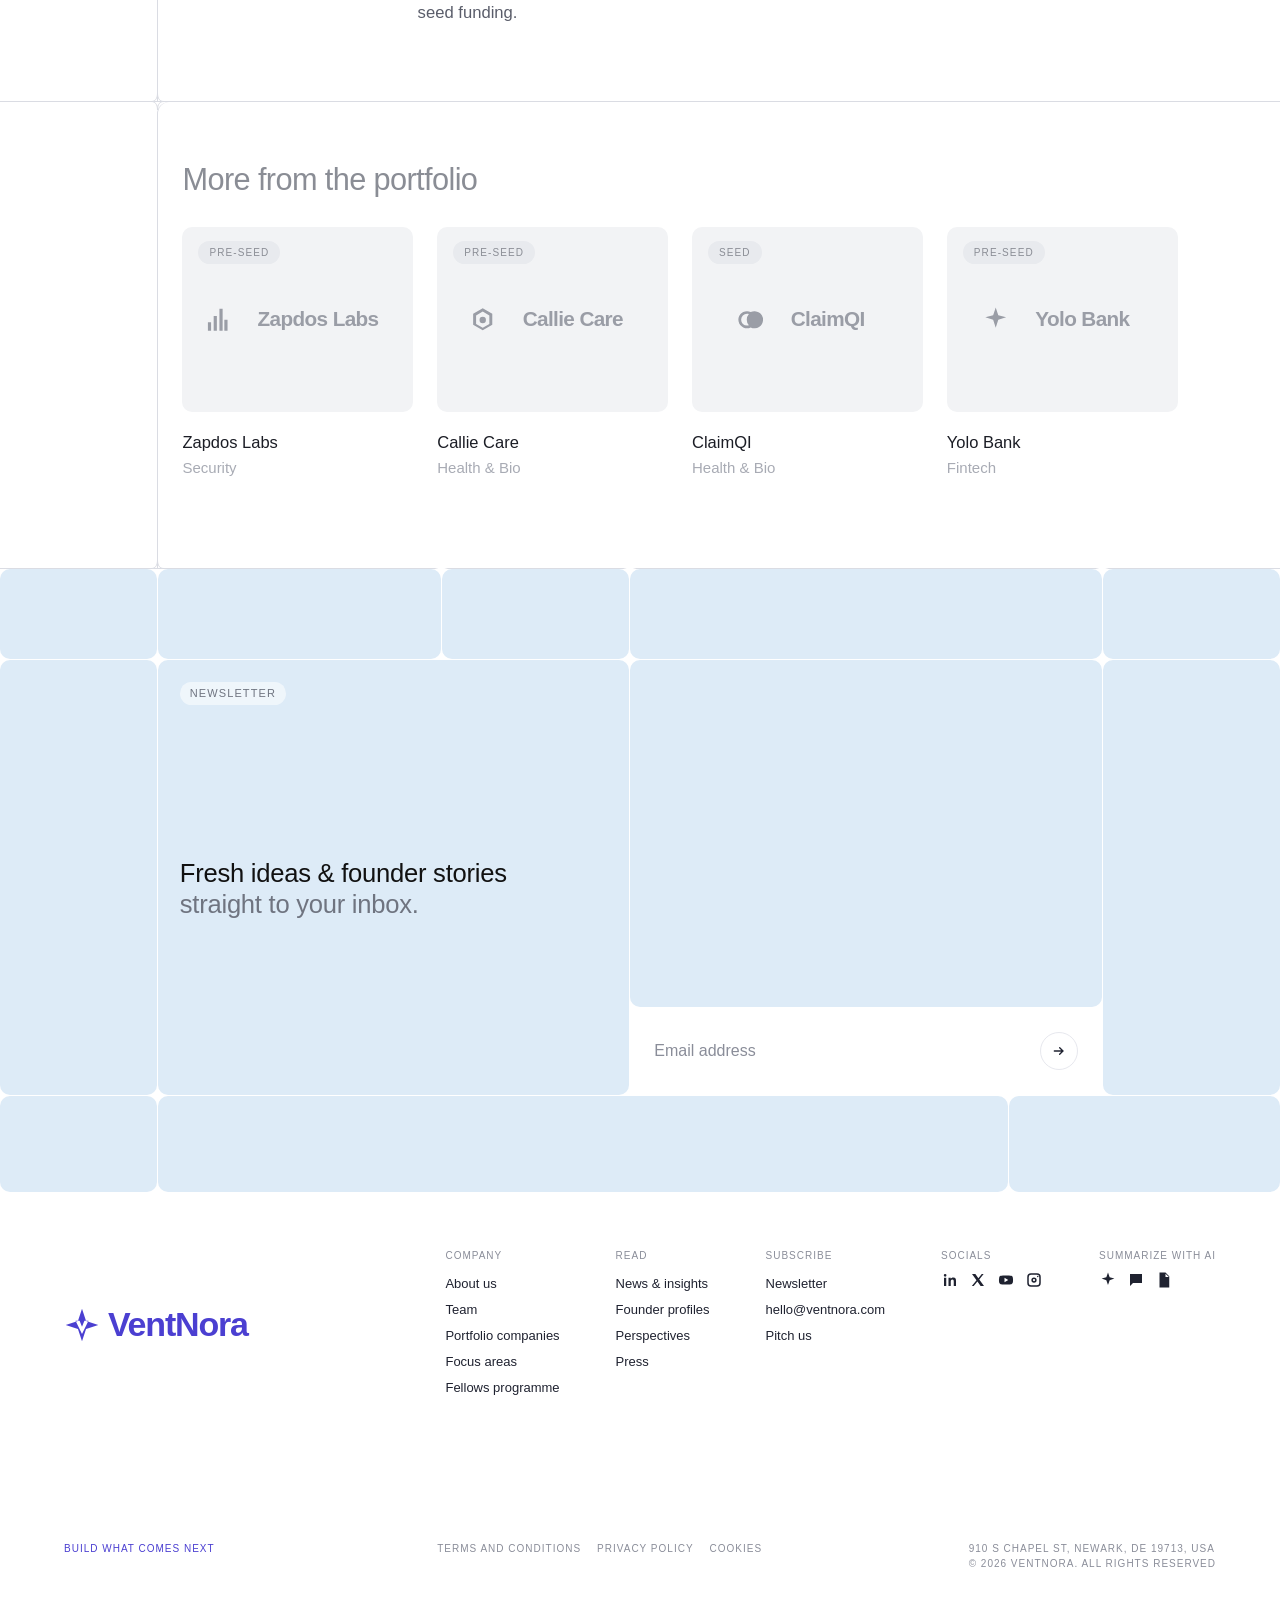
<file: company.html>
<!doctype html><html lang="en"><head><meta charset="utf-8"><meta name="viewport" content="width=device-width,initial-scale=1">
<title>Company · VentNora</title><link rel="icon" href="assets/favicon.svg" type="image/svg+xml"><link rel="stylesheet" href="assets/style.css"></head><body data-page="portfolio.html">
<header><div class="bar"><a class="logo" href="index.html"><span class="mark"></span><span class="wordmark"><span>Vent</span><b>Nora</b></span></a><nav><a href="about.html">About</a><a href="team.html">Team</a><a href="portfolio.html" class=on>Portfolio</a><span class="nd"><a href="focus-areas.html">Focus Areas</a><span class="ndm"><a href="focus.html?a=applied-ai">Applied AI</a><a href="focus.html?a=security">Security</a><a href="focus.html?a=climate-energy">Climate & Energy</a><a href="focus.html?a=health-bio">Health &amp; Bio</a><a href="focus.html?a=fintech">Fintech</a></span></span><a href="fellows.html">Fellows</a><a href="blog.html">Blog</a></nav><button class="burger" aria-label="Menu">☰</button></div></header>
<main id="coPage">
<section class="band"><div class="frame phero2"><h1 class="tbig"><em id="cName">&nbsp;</em><span id="cCat">&nbsp;</span></h1></div></section>
<section class="pbanner"><div class="pshot" id="cShot"><span class="pini" id="cIni"></span></div></section>
<section class="band"><div class="frame csplit">
<div class="cstate"><p id="cInv"></p></div>
<div class="cmeta"><div><small>Founders</small><div id="cFo"></div></div><div><small>Headquarters</small><p id="cHq"></p></div><div><small>Stage</small><p id="cSt"></p></div><div><small>Funding</small><p id="cFund"></p></div><div><small>Website</small><p id="cWeb"></p></div></div>
</div></section>
<section class="band"><div class="frame pbio"><div class="pbio-in" id="cLong"></div></div></section>
<section class="band"><div class="frame pposts"><h2 class="phead3">More from the portfolio</h2><div class="cgrid mini" id="cMore"></div></div></section>
</main>
<section class="cta" id="subscribe"><div class="tiles">
<div class="t"></div><div class="t"></div><div class="t sp"></div><div class="t sp" style="grid-column:span 2"></div><div class="t sp"></div>
<div class="t"></div><div class="t sp text" style="grid-column:span 2"><span class="pill">Newsletter</span><h3>Fresh ideas &amp; founder stories<br><span>straight to your inbox.</span></h3></div>
<div class="t sp form" style="grid-column:span 2"><div class="blank"></div><form class="news"><input type="email" placeholder="Email address" aria-label="Email address" required><button aria-label="Subscribe"><svg viewBox="0 0 24 24"><path d="M5 12h13m-5-5 5 5-5 5" fill="none" stroke="currentColor" stroke-width="2" stroke-linecap="round"/></svg></button></form></div><div class="t sp"></div>
<div class="t"></div><div class="t sp" style="grid-column:span 3"></div><div class="t sp" style="grid-column:span 2"></div>
</div></section>
<footer><div class="foot"><a class="logo big" href="index.html"><span class="mark"></span><span class="wordmark"><span>Vent</span><b>Nora</b></span></a>
<div class="cols"><div><small>Company</small><a href="about.html">About us</a><a href="team.html">Team</a><a href="portfolio.html">Portfolio companies</a><a href="focus-areas.html">Focus areas</a><a href="fellows.html">Fellows programme</a></div><div><small>Read</small><a href="blog.html">News &amp; insights</a><a href="blog.html#bStories">Founder profiles</a><a href="blog.html#bViews">Perspectives</a><a href="blog.html#bPress">Press</a></div><div><small>Subscribe</small><a href="blog.html#subscribe">Newsletter</a><a href="mailto:hello@ventnora.com">hello@ventnora.com</a><a href="mailto:pitch@ventnora.com">Pitch us</a></div><div><small>Socials</small><div class="icons"><a href="https://www.linkedin.com/company/ventnora" class="ic" aria-label="LinkedIn" target="_blank" rel="noopener"><svg viewBox="0 0 24 24"><path d="M4 9h3v11H4zM5.5 4a1.8 1.8 0 110 3.6 1.8 1.8 0 010-3.6zM10 9h3v1.6c.5-.9 1.7-1.8 3.4-1.8 3.2 0 3.6 2 3.6 4.7V20h-3v-5.6c0-1.3 0-3-1.8-3s-2.2 1.4-2.2 2.9V20h-3z"/></svg></a><a href="https://x.com/ventnora" class="ic" aria-label="X" target="_blank" rel="noopener"><svg viewBox="0 0 24 24"><path d="M4 4h4.5l4 5.6L17 4h2.5l-5.8 7.2L20 20h-4.5l-4.3-6-4.9 6H3.8l6.2-7.6z"/></svg></a><a href="https://www.youtube.com/@ventnora" class="ic" aria-label="YouTube" target="_blank" rel="noopener"><svg viewBox="0 0 24 24"><path d="M21 8.2a2.6 2.6 0 00-1.8-1.8C17.6 6 12 6 12 6s-5.6 0-7.2.4A2.6 2.6 0 003 8.2 27 27 0 002.6 12c0 1.3.1 2.6.4 3.8a2.6 2.6 0 001.8 1.8C6.4 18 12 18 12 18s5.6 0 7.2-.4a2.6 2.6 0 001.8-1.8c.3-1.2.4-2.5.4-3.8s-.1-2.6-.4-3.8zM10 15V9l5 3z"/></svg></a><a href="https://www.instagram.com/ventnora" class="ic" aria-label="Instagram" target="_blank" rel="noopener"><svg viewBox="0 0 24 24"><path d="M8 3h8a5 5 0 015 5v8a5 5 0 01-5 5H8a5 5 0 01-5-5V8a5 5 0 015-5zm0 2a3 3 0 00-3 3v8a3 3 0 003 3h8a3 3 0 003-3V8a3 3 0 00-3-3zm4 3.5a3.5 3.5 0 110 7 3.5 3.5 0 010-7zm0 2a1.5 1.5 0 100 3 1.5 1.5 0 000-3zM17 6.3a1 1 0 110 2 1 1 0 010-2z"/></svg></a></div></div><div><small>Summarize with AI</small><div class="icons"><a href="https://chatgpt.com/?q=Summarise%20VentNora%20%28ventnora.com%29%3A%20their%20thesis%2C%20focus%20areas%20and%20portfolio." class="ic" aria-label="AI assistant" target="_blank" rel="noopener"><svg viewBox="0 0 24 24"><path d="M12 2l2.2 6.3L20.5 10l-6.3 2.2L12 18.5l-2.2-6.3L3.5 10l6.3-1.7z"/></svg></a><a href="https://claude.ai/new?q=Summarise%20VentNora%20%28ventnora.com%29%3A%20their%20thesis%2C%20focus%20areas%20and%20portfolio." class="ic" aria-label="Chat" target="_blank" rel="noopener"><svg viewBox="0 0 24 24"><path d="M4 4h16v12H8l-4 4z"/></svg></a><a href="blog.html" class="ic" aria-label="Summary"><svg viewBox="0 0 24 24"><path d="M6 2h8l5 5v15H6zm8 1.5V8h4.5z"/></svg></a></div></div></div></div>
<div class="legal"><span class="accent">Build what comes next</span><span><a href="terms.html">Terms and conditions</a><a href="privacy.html">Privacy policy</a><a href="privacy.html#cookies">Cookies</a></span><span>910 S Chapel St, Newark, DE 19713, USA<br>&copy; 2026 VentNora. All rights reserved</span></div></footer>
<script src="assets/data.js"></script><script src="assets/app.js"></script></body></html>
</file>
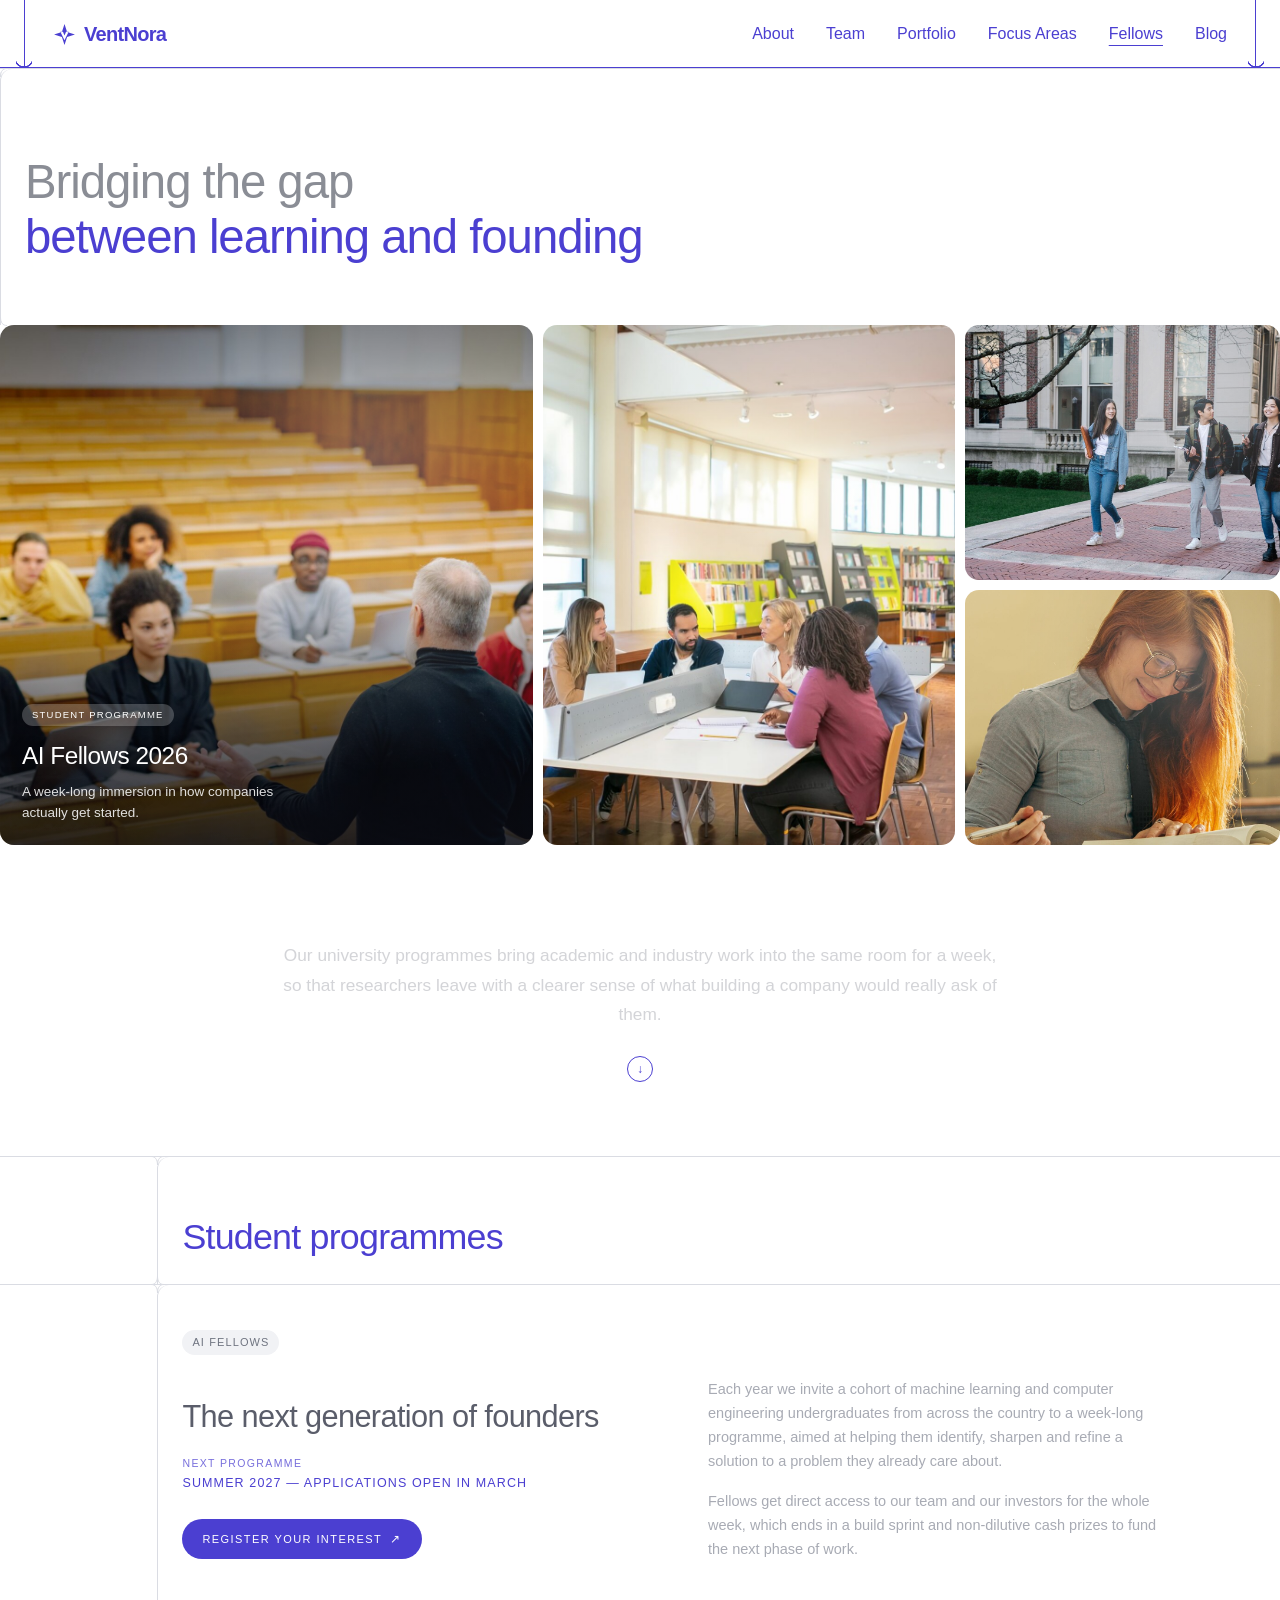
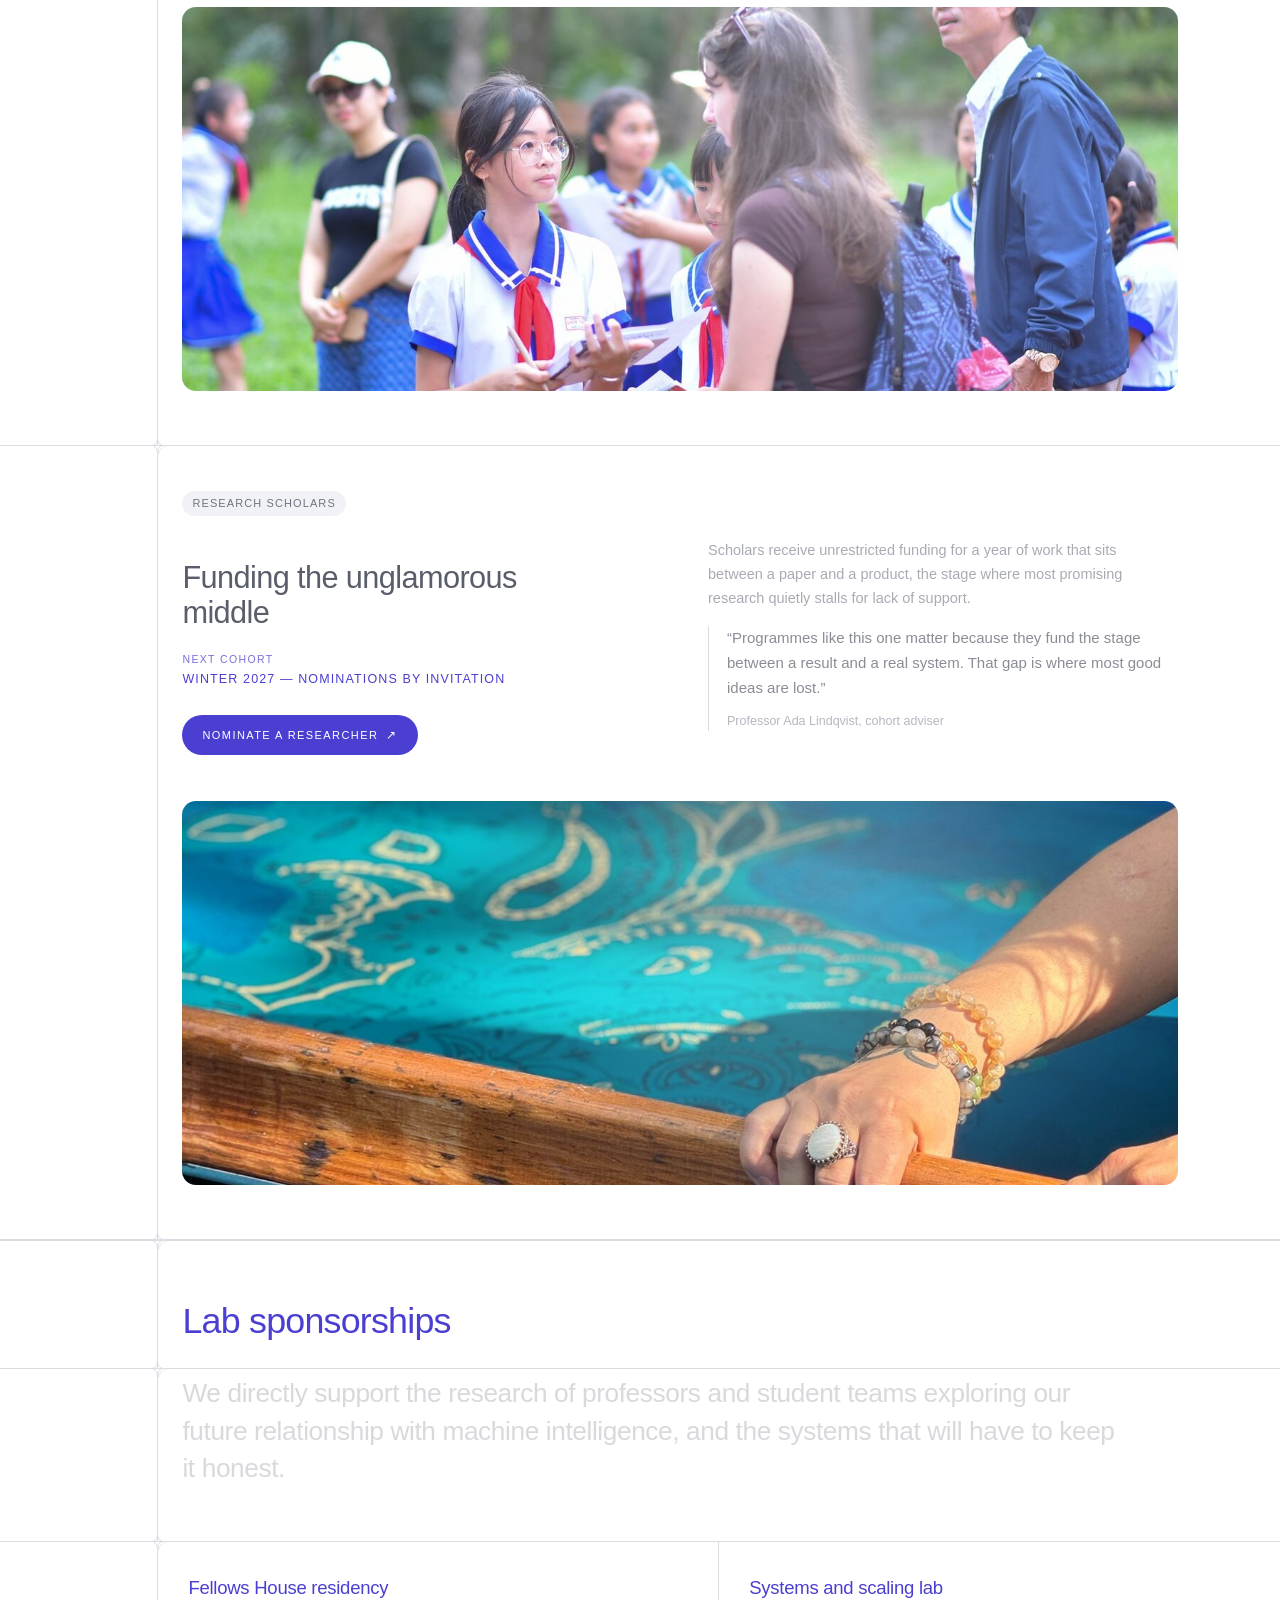
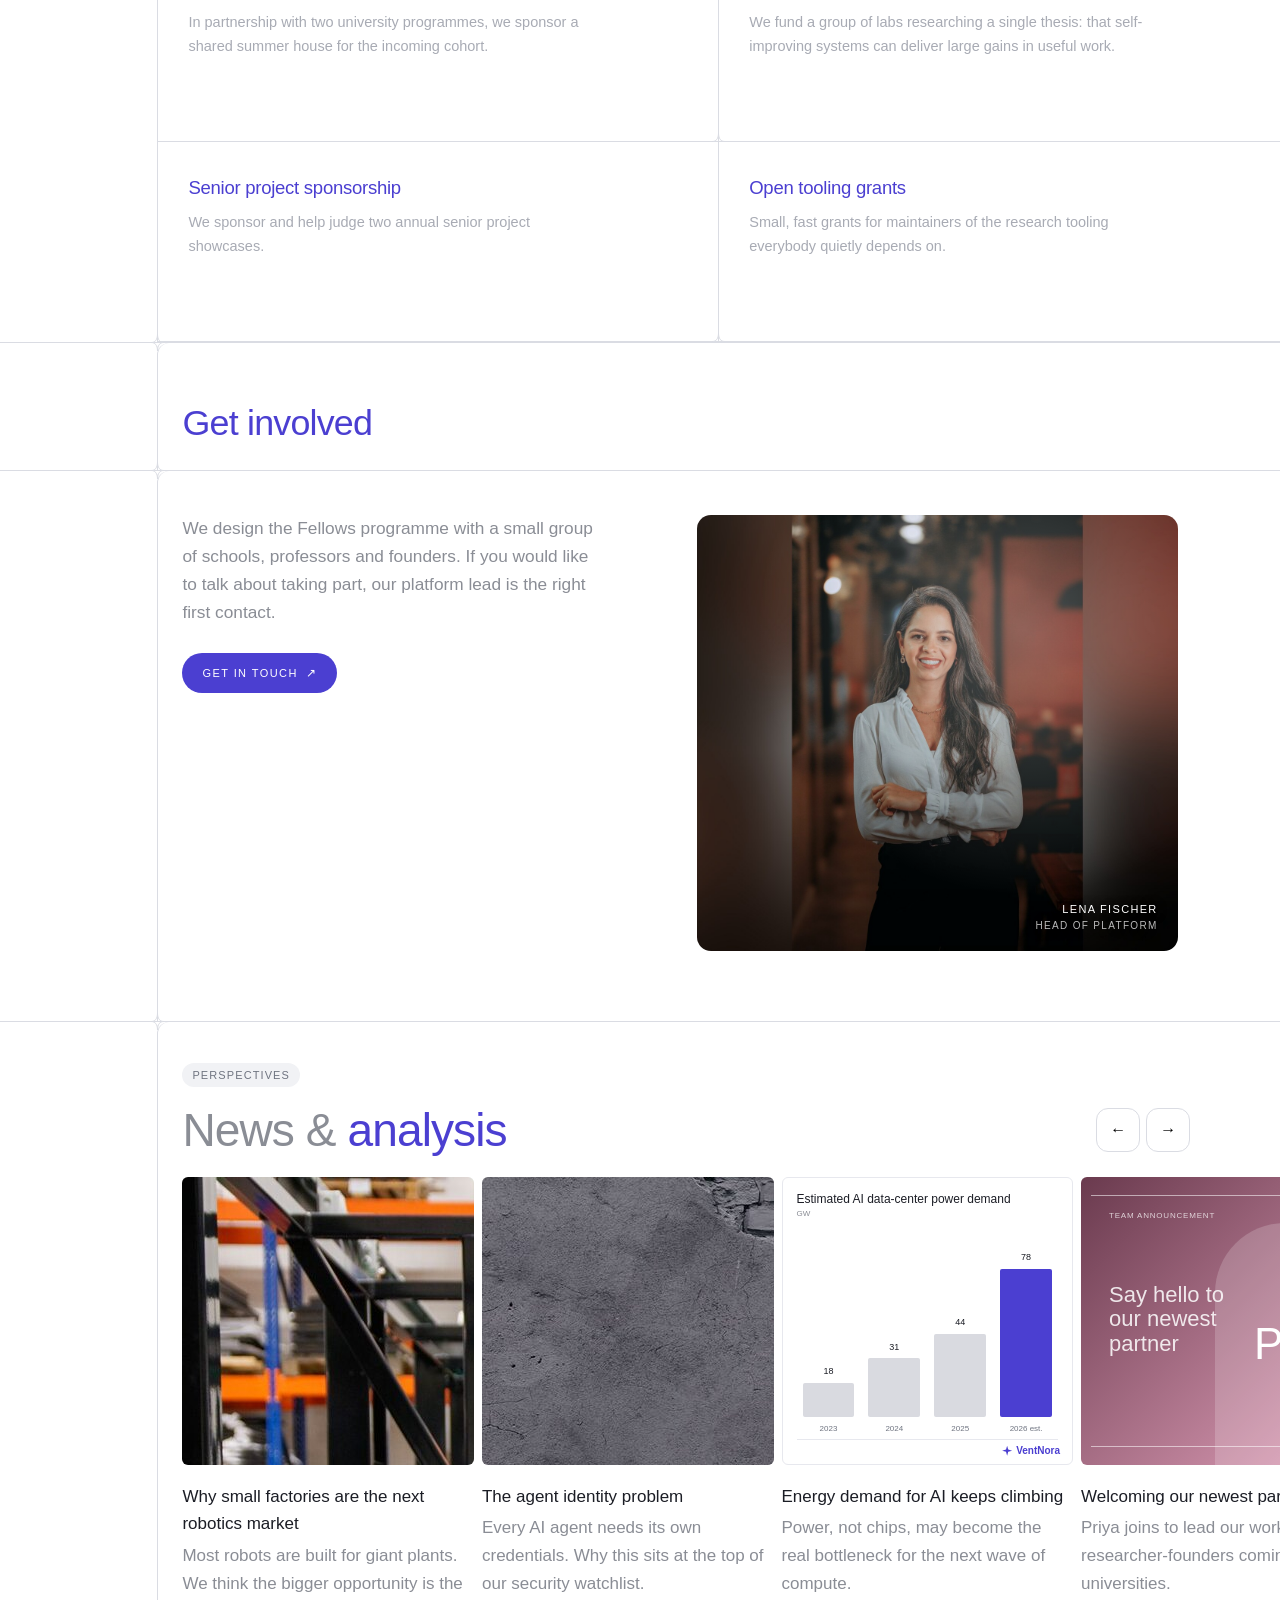
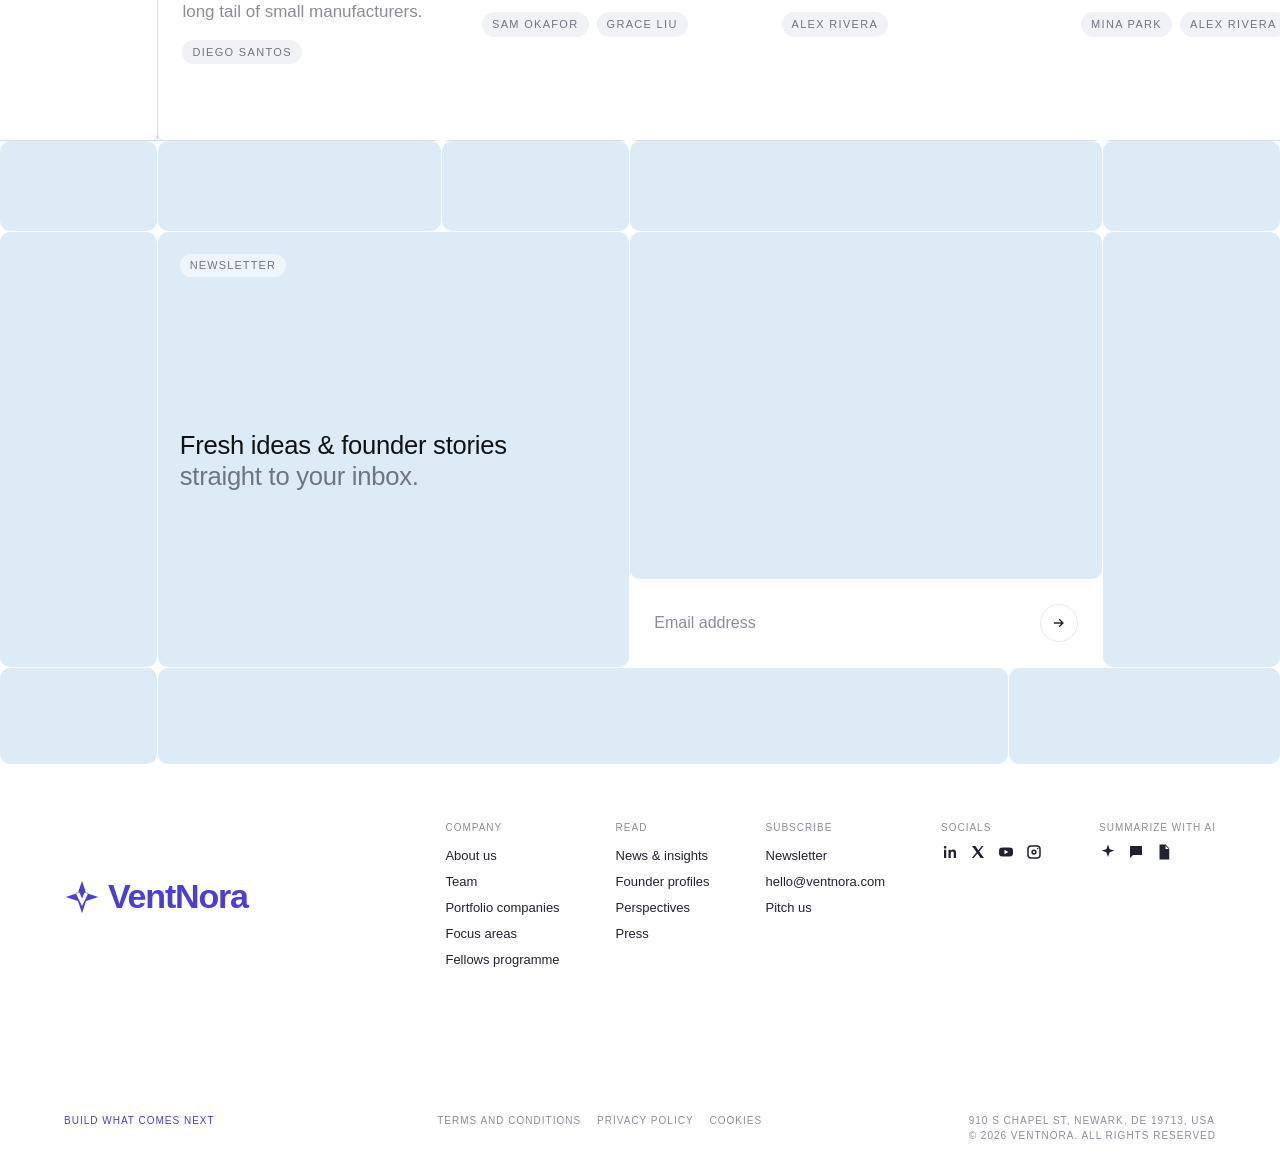
<file: fellows.html>
<!doctype html><html lang="en"><head><meta charset="utf-8"><meta name="viewport" content="width=device-width,initial-scale=1">
<title>Fellows · VentNora</title><link rel="icon" href="assets/favicon.svg" type="image/svg+xml"><link rel="stylesheet" href="assets/style.css"></head><body data-page="fellows.html">
<header><div class="bar"><a class="logo" href="index.html"><span class="mark"></span><span class="wordmark"><span>Vent</span><b>Nora</b></span></a><nav><a href="about.html">About</a><a href="team.html">Team</a><a href="portfolio.html">Portfolio</a><span class="nd"><a href="focus-areas.html">Focus Areas</a><span class="ndm"><a href="focus.html?a=applied-ai">Applied AI</a><a href="focus.html?a=security">Security</a><a href="focus.html?a=climate-energy">Climate & Energy</a><a href="focus.html?a=health-bio">Health &amp; Bio</a><a href="focus.html?a=fintech">Fintech</a></span></span><a href="fellows.html" class=on>Fellows</a><a href="blog.html">Blog</a></nav><button class="burger" aria-label="Menu">☰</button></div></header>
<main id="fellowsPage">
<section class="band"><div class="frame phero2"><h1 class="tbig rev"><span id="wH1">&nbsp;</span><em id="wH2">&nbsp;</em></h1></div></section>
<section class="wmos" id="wMos"></section>
<section class="fintro"><p class="reveal3" id="wIntro"></p><span class="scrolldot" aria-hidden="true">&#8595;</span></section>
<section class="band"><div class="frame wsec"><h2 class="whead">Student programmes</h2></div></section>
<div id="wProgs"></div>
<section class="band"><div class="frame wsec"><h2 class="whead">Lab sponsorships</h2></div></section>
<section class="band"><div class="frame wlstmt"><p class="reveal3" id="wLabsIntro"></p></div></section>
<section class="band"><div class="frame wlabs" id="wLabs"></div></section>
<section class="band"><div class="frame wsec"><h2 class="whead">Get involved</h2></div></section>
<section class="band"><div class="frame winv" id="wInv"></div></section>
<section class="band"><div class="frame insights"><span class="chip">Perspectives</span>
 <div class="ins-head"><h2>News &amp; <em>analysis</em></h2><div class="arrows"><button id="wPrev" aria-label="Previous">&#8592;</button><button id="wNext" aria-label="Next">&#8594;</button></div></div>
 <div class="track" id="wTrack"></div></div></section>
</main>
<section class="cta" id="subscribe"><div class="tiles">
<div class="t"></div><div class="t"></div><div class="t sp"></div><div class="t sp" style="grid-column:span 2"></div><div class="t sp"></div>
<div class="t"></div><div class="t sp text" style="grid-column:span 2"><span class="pill">Newsletter</span><h3>Fresh ideas &amp; founder stories<br><span>straight to your inbox.</span></h3></div>
<div class="t sp form" style="grid-column:span 2"><div class="blank"></div><form class="news"><input type="email" placeholder="Email address" aria-label="Email address" required><button aria-label="Subscribe"><svg viewBox="0 0 24 24"><path d="M5 12h13m-5-5 5 5-5 5" fill="none" stroke="currentColor" stroke-width="2" stroke-linecap="round"/></svg></button></form></div><div class="t sp"></div>
<div class="t"></div><div class="t sp" style="grid-column:span 3"></div><div class="t sp" style="grid-column:span 2"></div>
</div></section>
<footer><div class="foot"><a class="logo big" href="index.html"><span class="mark"></span><span class="wordmark"><span>Vent</span><b>Nora</b></span></a>
<div class="cols"><div><small>Company</small><a href="about.html">About us</a><a href="team.html">Team</a><a href="portfolio.html">Portfolio companies</a><a href="focus-areas.html">Focus areas</a><a href="fellows.html">Fellows programme</a></div><div><small>Read</small><a href="blog.html">News &amp; insights</a><a href="blog.html#bStories">Founder profiles</a><a href="blog.html#bViews">Perspectives</a><a href="blog.html#bPress">Press</a></div><div><small>Subscribe</small><a href="blog.html#subscribe">Newsletter</a><a href="mailto:hello@ventnora.com">hello@ventnora.com</a><a href="mailto:pitch@ventnora.com">Pitch us</a></div><div><small>Socials</small><div class="icons"><a href="https://www.linkedin.com/company/ventnora" class="ic" aria-label="LinkedIn" target="_blank" rel="noopener"><svg viewBox="0 0 24 24"><path d="M4 9h3v11H4zM5.5 4a1.8 1.8 0 110 3.6 1.8 1.8 0 010-3.6zM10 9h3v1.6c.5-.9 1.7-1.8 3.4-1.8 3.2 0 3.6 2 3.6 4.7V20h-3v-5.6c0-1.3 0-3-1.8-3s-2.2 1.4-2.2 2.9V20h-3z"/></svg></a><a href="https://x.com/ventnora" class="ic" aria-label="X" target="_blank" rel="noopener"><svg viewBox="0 0 24 24"><path d="M4 4h4.5l4 5.6L17 4h2.5l-5.8 7.2L20 20h-4.5l-4.3-6-4.9 6H3.8l6.2-7.6z"/></svg></a><a href="https://www.youtube.com/@ventnora" class="ic" aria-label="YouTube" target="_blank" rel="noopener"><svg viewBox="0 0 24 24"><path d="M21 8.2a2.6 2.6 0 00-1.8-1.8C17.6 6 12 6 12 6s-5.6 0-7.2.4A2.6 2.6 0 003 8.2 27 27 0 002.6 12c0 1.3.1 2.6.4 3.8a2.6 2.6 0 001.8 1.8C6.4 18 12 18 12 18s5.6 0 7.2-.4a2.6 2.6 0 001.8-1.8c.3-1.2.4-2.5.4-3.8s-.1-2.6-.4-3.8zM10 15V9l5 3z"/></svg></a><a href="https://www.instagram.com/ventnora" class="ic" aria-label="Instagram" target="_blank" rel="noopener"><svg viewBox="0 0 24 24"><path d="M8 3h8a5 5 0 015 5v8a5 5 0 01-5 5H8a5 5 0 01-5-5V8a5 5 0 015-5zm0 2a3 3 0 00-3 3v8a3 3 0 003 3h8a3 3 0 003-3V8a3 3 0 00-3-3zm4 3.5a3.5 3.5 0 110 7 3.5 3.5 0 010-7zm0 2a1.5 1.5 0 100 3 1.5 1.5 0 000-3zM17 6.3a1 1 0 110 2 1 1 0 010-2z"/></svg></a></div></div><div><small>Summarize with AI</small><div class="icons"><a href="https://chatgpt.com/?q=Summarise%20VentNora%20%28ventnora.com%29%3A%20their%20thesis%2C%20focus%20areas%20and%20portfolio." class="ic" aria-label="AI assistant" target="_blank" rel="noopener"><svg viewBox="0 0 24 24"><path d="M12 2l2.2 6.3L20.5 10l-6.3 2.2L12 18.5l-2.2-6.3L3.5 10l6.3-1.7z"/></svg></a><a href="https://claude.ai/new?q=Summarise%20VentNora%20%28ventnora.com%29%3A%20their%20thesis%2C%20focus%20areas%20and%20portfolio." class="ic" aria-label="Chat" target="_blank" rel="noopener"><svg viewBox="0 0 24 24"><path d="M4 4h16v12H8l-4 4z"/></svg></a><a href="blog.html" class="ic" aria-label="Summary"><svg viewBox="0 0 24 24"><path d="M6 2h8l5 5v15H6zm8 1.5V8h4.5z"/></svg></a></div></div></div></div>
<div class="legal"><span class="accent">Build what comes next</span><span><a href="terms.html">Terms and conditions</a><a href="privacy.html">Privacy policy</a><a href="privacy.html#cookies">Cookies</a></span><span>910 S Chapel St, Newark, DE 19713, USA<br>&copy; 2026 VentNora. All rights reserved</span></div></footer>
<script src="assets/data.js"></script><script src="assets/app.js"></script></body></html>
</file>
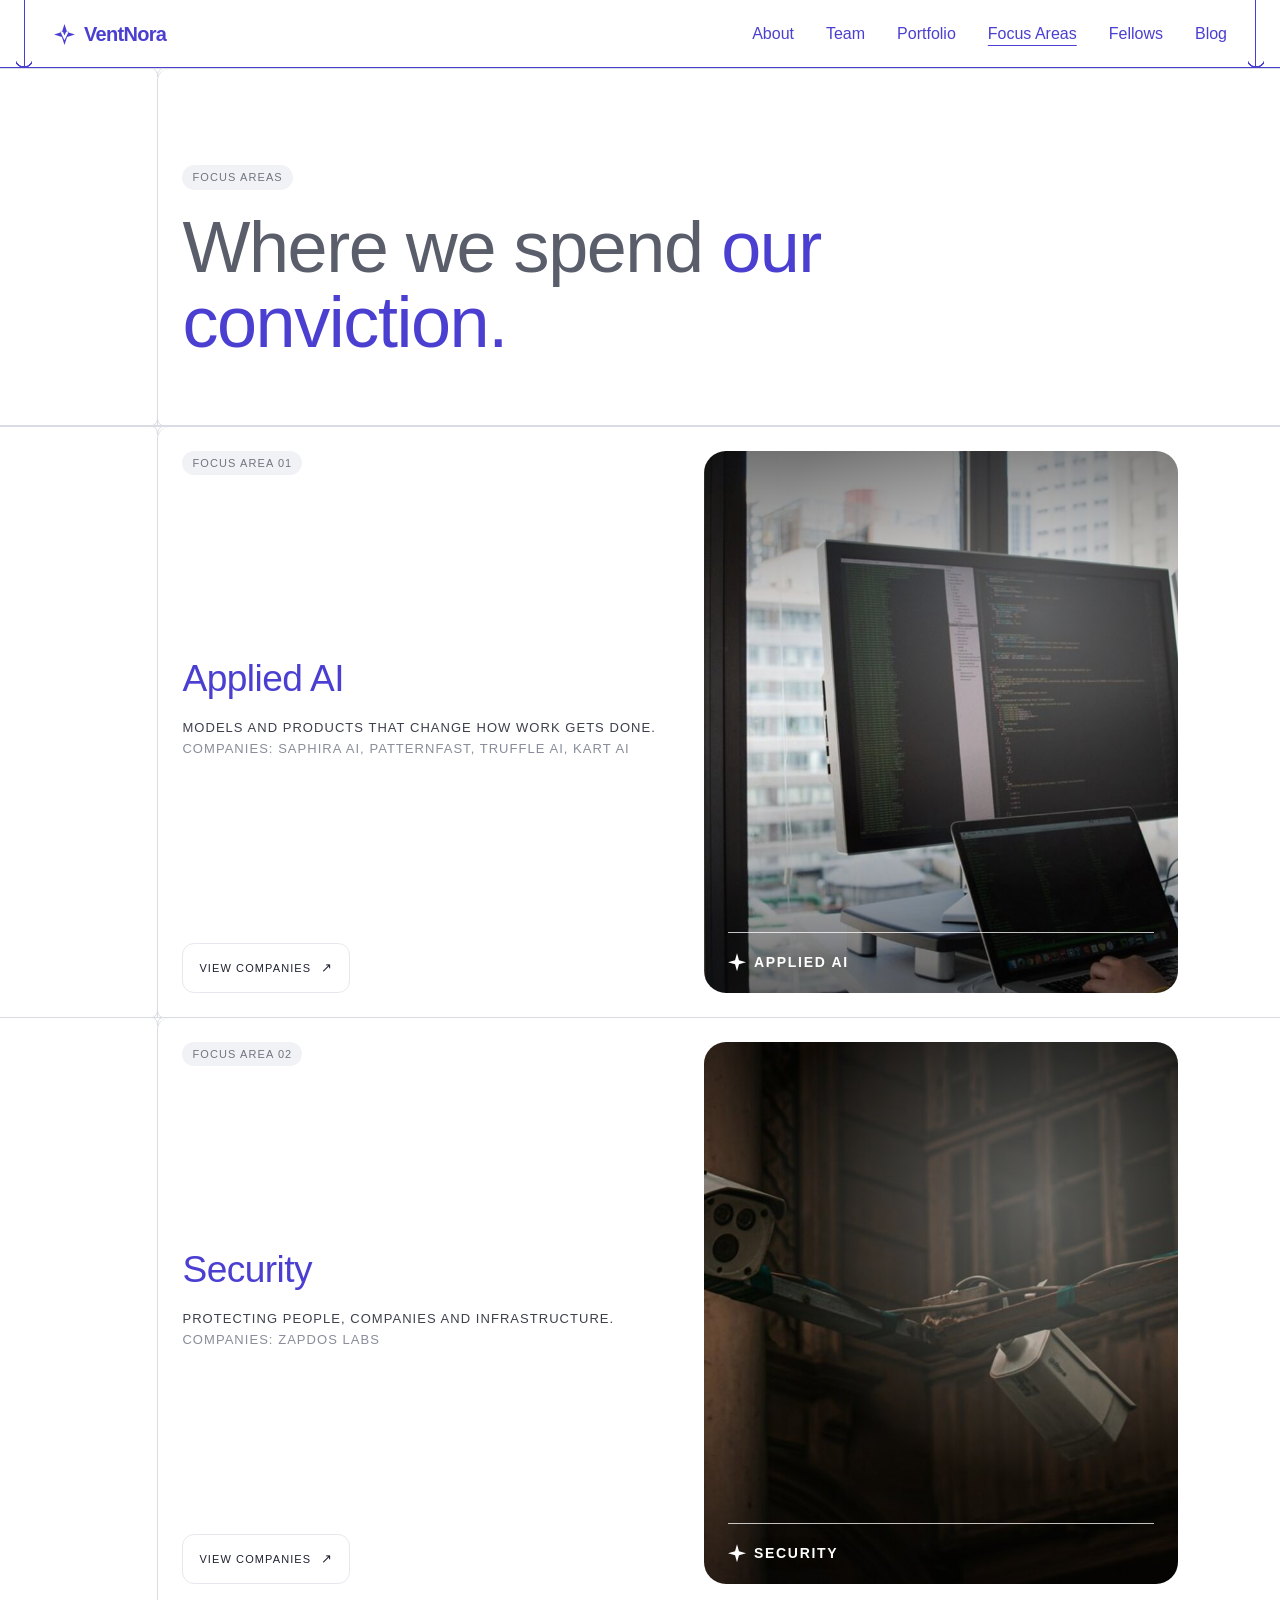
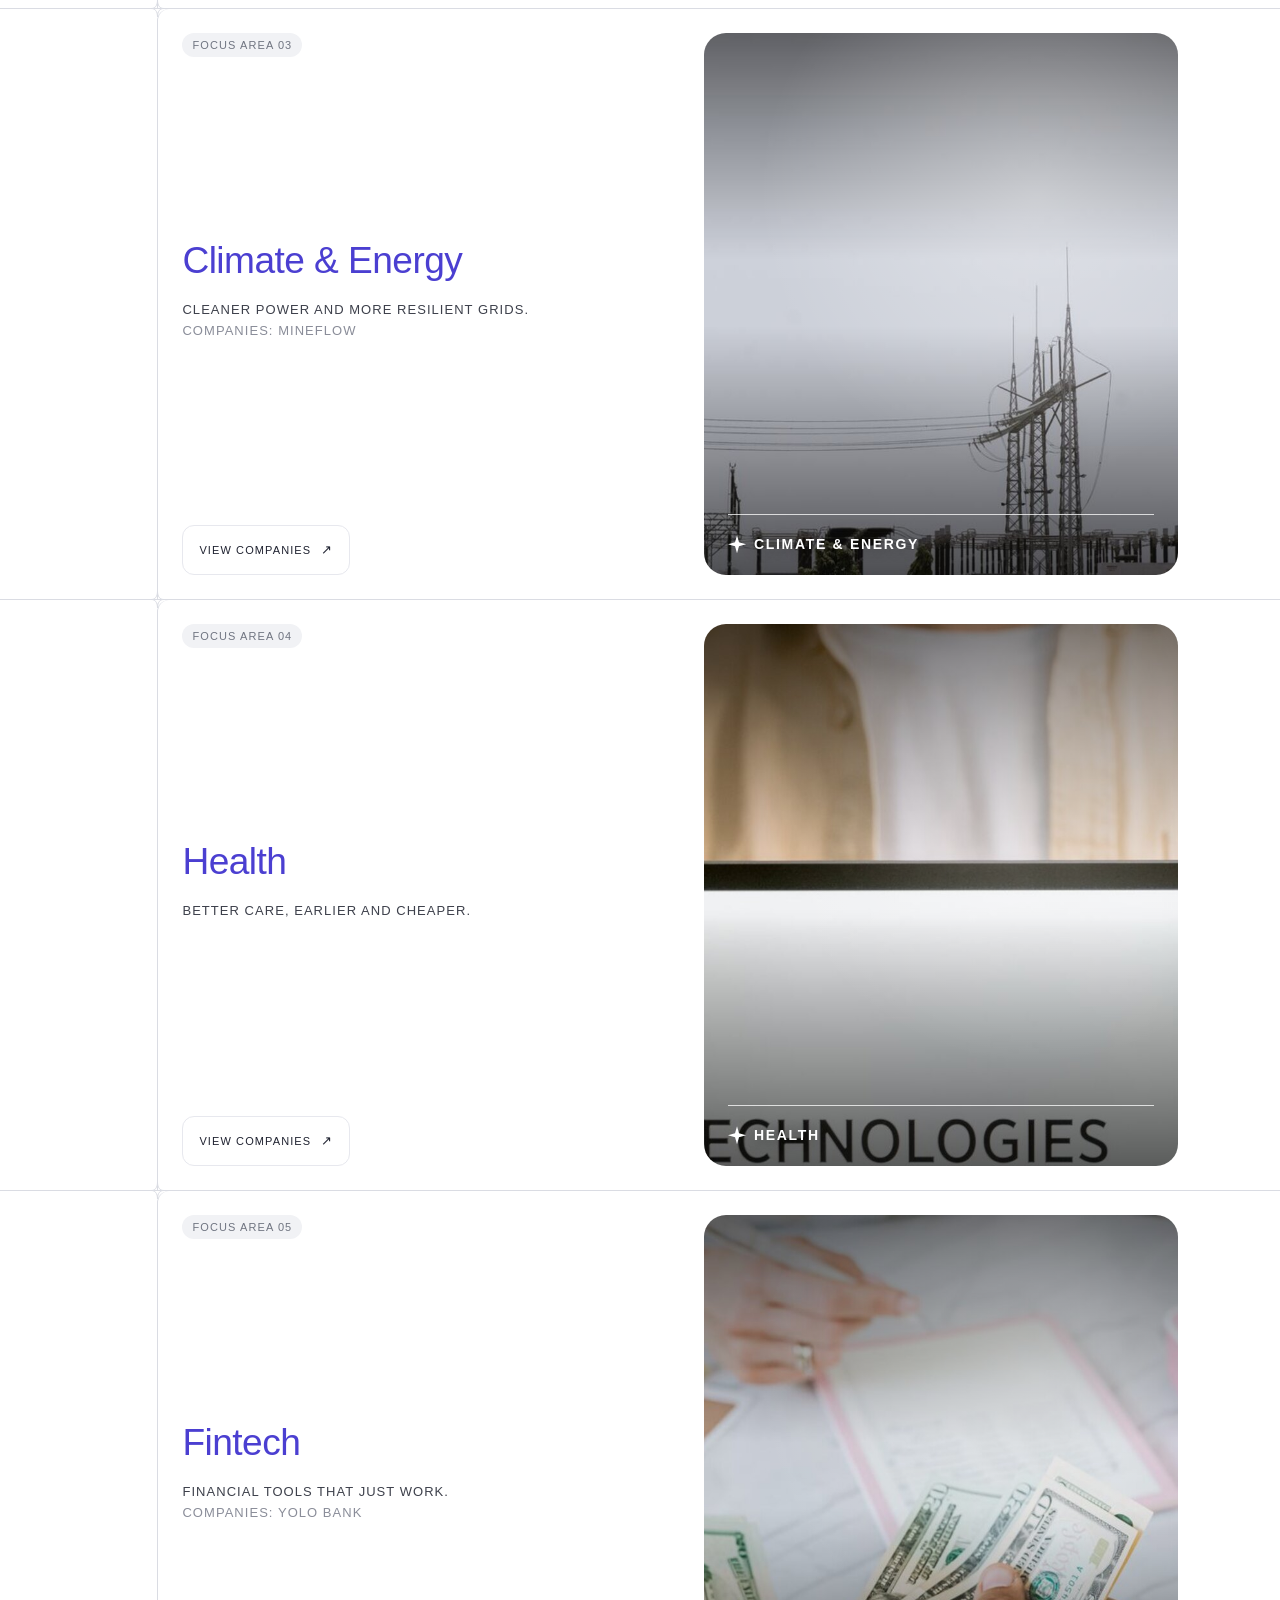
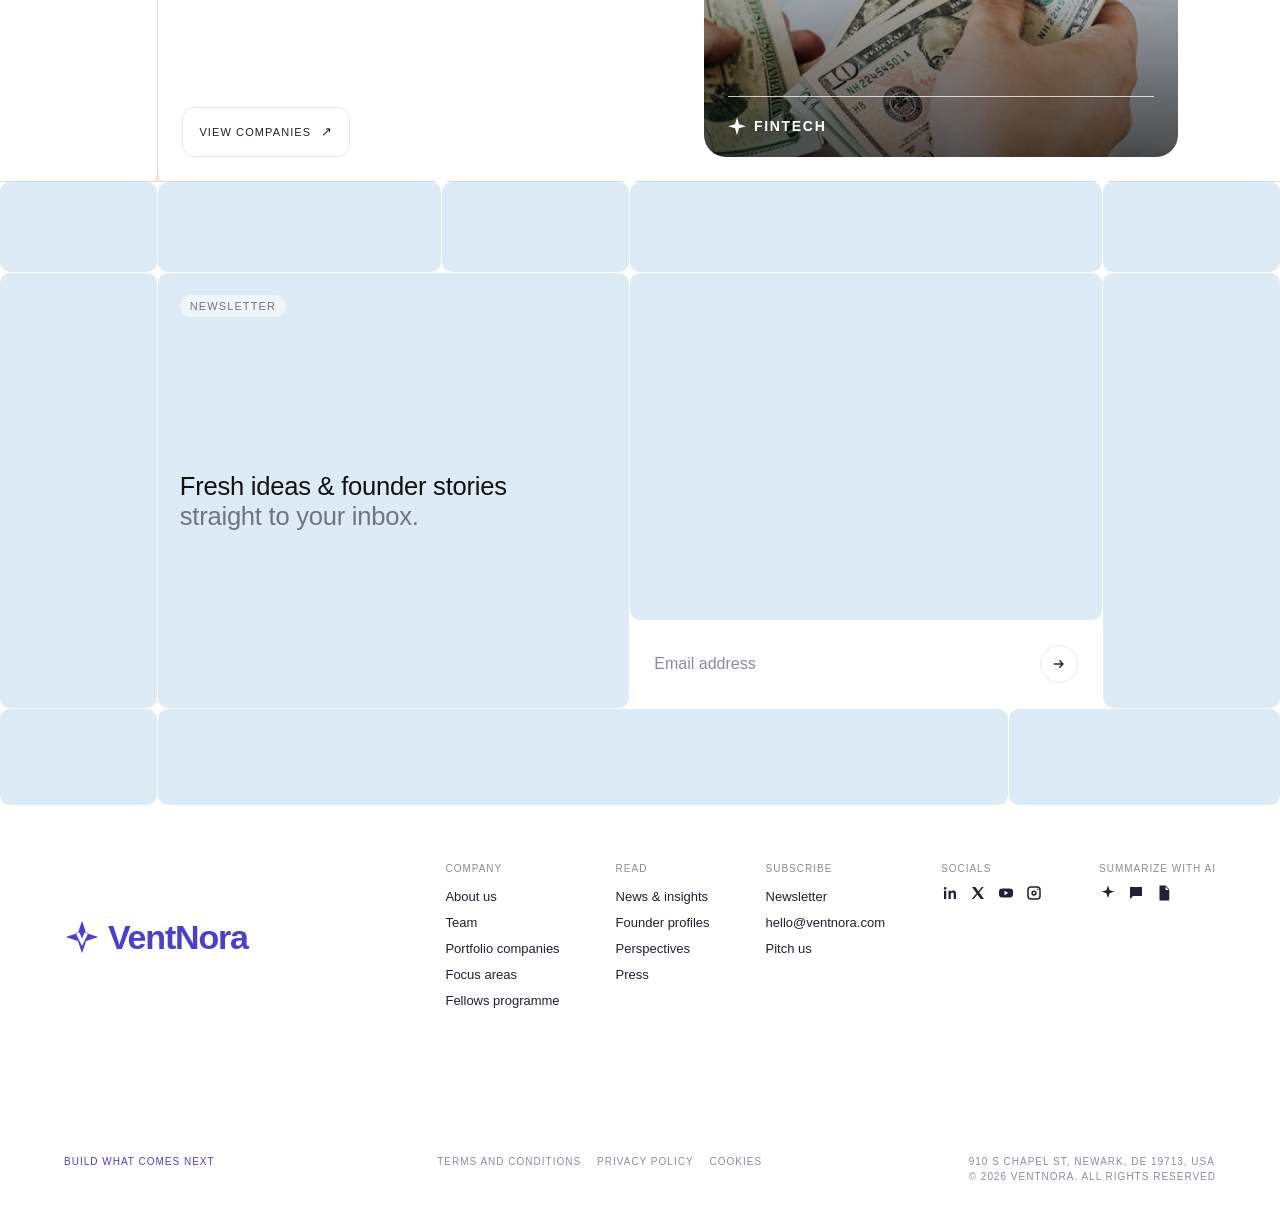
<file: focus-areas.html>
<!doctype html><html lang="en"><head><meta charset="utf-8"><meta name="viewport" content="width=device-width,initial-scale=1">
<title>Focus Areas · VentNora</title><link rel="icon" href="assets/favicon.svg" type="image/svg+xml"><link rel="stylesheet" href="assets/style.css"></head><body data-page="focus-areas.html">
<header><div class="bar"><a class="logo" href="index.html"><span class="mark"></span><span class="wordmark"><span>Vent</span><b>Nora</b></span></a><nav><a href="about.html">About</a><a href="team.html">Team</a><a href="portfolio.html">Portfolio</a><span class="nd"><a href="focus-areas.html" class=on>Focus Areas</a><span class="ndm"><a href="focus.html?a=applied-ai">Applied AI</a><a href="focus.html?a=security">Security</a><a href="focus.html?a=climate-energy">Climate & Energy</a><a href="focus.html?a=health-bio">Health &amp; Bio</a><a href="focus.html?a=fintech">Fintech</a></span></span><a href="fellows.html">Fellows</a><a href="blog.html">Blog</a></nav><button class="burger" aria-label="Menu">☰</button></div></header>
<main><section class="band"><div class="frame phero"><span class="chip">Focus Areas</span><h1 class="left">Where we spend <em>our conviction.</em></h1></div></section><div id="focusList"></div></main>
<section class="cta" id="subscribe"><div class="tiles">
<div class="t"></div><div class="t"></div><div class="t sp"></div><div class="t sp" style="grid-column:span 2"></div><div class="t sp"></div>
<div class="t"></div><div class="t sp text" style="grid-column:span 2"><span class="pill">Newsletter</span><h3>Fresh ideas &amp; founder stories<br><span>straight to your inbox.</span></h3></div>
<div class="t sp form" style="grid-column:span 2"><div class="blank"></div><form class="news"><input type="email" placeholder="Email address" aria-label="Email address" required><button aria-label="Subscribe"><svg viewBox="0 0 24 24"><path d="M5 12h13m-5-5 5 5-5 5" fill="none" stroke="currentColor" stroke-width="2" stroke-linecap="round"/></svg></button></form></div><div class="t sp"></div>
<div class="t"></div><div class="t sp" style="grid-column:span 3"></div><div class="t sp" style="grid-column:span 2"></div>
</div></section>
<footer><div class="foot"><a class="logo big" href="index.html"><span class="mark"></span><span class="wordmark"><span>Vent</span><b>Nora</b></span></a>
<div class="cols"><div><small>Company</small><a href="about.html">About us</a><a href="team.html">Team</a><a href="portfolio.html">Portfolio companies</a><a href="focus-areas.html">Focus areas</a><a href="fellows.html">Fellows programme</a></div><div><small>Read</small><a href="blog.html">News &amp; insights</a><a href="blog.html#bStories">Founder profiles</a><a href="blog.html#bViews">Perspectives</a><a href="blog.html#bPress">Press</a></div><div><small>Subscribe</small><a href="blog.html#subscribe">Newsletter</a><a href="mailto:hello@ventnora.com">hello@ventnora.com</a><a href="mailto:pitch@ventnora.com">Pitch us</a></div><div><small>Socials</small><div class="icons"><a href="https://www.linkedin.com/company/ventnora" class="ic" aria-label="LinkedIn" target="_blank" rel="noopener"><svg viewBox="0 0 24 24"><path d="M4 9h3v11H4zM5.5 4a1.8 1.8 0 110 3.6 1.8 1.8 0 010-3.6zM10 9h3v1.6c.5-.9 1.7-1.8 3.4-1.8 3.2 0 3.6 2 3.6 4.7V20h-3v-5.6c0-1.3 0-3-1.8-3s-2.2 1.4-2.2 2.9V20h-3z"/></svg></a><a href="https://x.com/ventnora" class="ic" aria-label="X" target="_blank" rel="noopener"><svg viewBox="0 0 24 24"><path d="M4 4h4.5l4 5.6L17 4h2.5l-5.8 7.2L20 20h-4.5l-4.3-6-4.9 6H3.8l6.2-7.6z"/></svg></a><a href="https://www.youtube.com/@ventnora" class="ic" aria-label="YouTube" target="_blank" rel="noopener"><svg viewBox="0 0 24 24"><path d="M21 8.2a2.6 2.6 0 00-1.8-1.8C17.6 6 12 6 12 6s-5.6 0-7.2.4A2.6 2.6 0 003 8.2 27 27 0 002.6 12c0 1.3.1 2.6.4 3.8a2.6 2.6 0 001.8 1.8C6.4 18 12 18 12 18s5.6 0 7.2-.4a2.6 2.6 0 001.8-1.8c.3-1.2.4-2.5.4-3.8s-.1-2.6-.4-3.8zM10 15V9l5 3z"/></svg></a><a href="https://www.instagram.com/ventnora" class="ic" aria-label="Instagram" target="_blank" rel="noopener"><svg viewBox="0 0 24 24"><path d="M8 3h8a5 5 0 015 5v8a5 5 0 01-5 5H8a5 5 0 01-5-5V8a5 5 0 015-5zm0 2a3 3 0 00-3 3v8a3 3 0 003 3h8a3 3 0 003-3V8a3 3 0 00-3-3zm4 3.5a3.5 3.5 0 110 7 3.5 3.5 0 010-7zm0 2a1.5 1.5 0 100 3 1.5 1.5 0 000-3zM17 6.3a1 1 0 110 2 1 1 0 010-2z"/></svg></a></div></div><div><small>Summarize with AI</small><div class="icons"><a href="https://chatgpt.com/?q=Summarise%20VentNora%20%28ventnora.com%29%3A%20their%20thesis%2C%20focus%20areas%20and%20portfolio." class="ic" aria-label="AI assistant" target="_blank" rel="noopener"><svg viewBox="0 0 24 24"><path d="M12 2l2.2 6.3L20.5 10l-6.3 2.2L12 18.5l-2.2-6.3L3.5 10l6.3-1.7z"/></svg></a><a href="https://claude.ai/new?q=Summarise%20VentNora%20%28ventnora.com%29%3A%20their%20thesis%2C%20focus%20areas%20and%20portfolio." class="ic" aria-label="Chat" target="_blank" rel="noopener"><svg viewBox="0 0 24 24"><path d="M4 4h16v12H8l-4 4z"/></svg></a><a href="blog.html" class="ic" aria-label="Summary"><svg viewBox="0 0 24 24"><path d="M6 2h8l5 5v15H6zm8 1.5V8h4.5z"/></svg></a></div></div></div></div>
<div class="legal"><span class="accent">Build what comes next</span><span><a href="terms.html">Terms and conditions</a><a href="privacy.html">Privacy policy</a><a href="privacy.html#cookies">Cookies</a></span><span>910 S Chapel St, Newark, DE 19713, USA<br>&copy; 2026 VentNora. All rights reserved</span></div></footer>
<script src="assets/data.js"></script><script src="assets/app.js"></script></body></html>
</file>
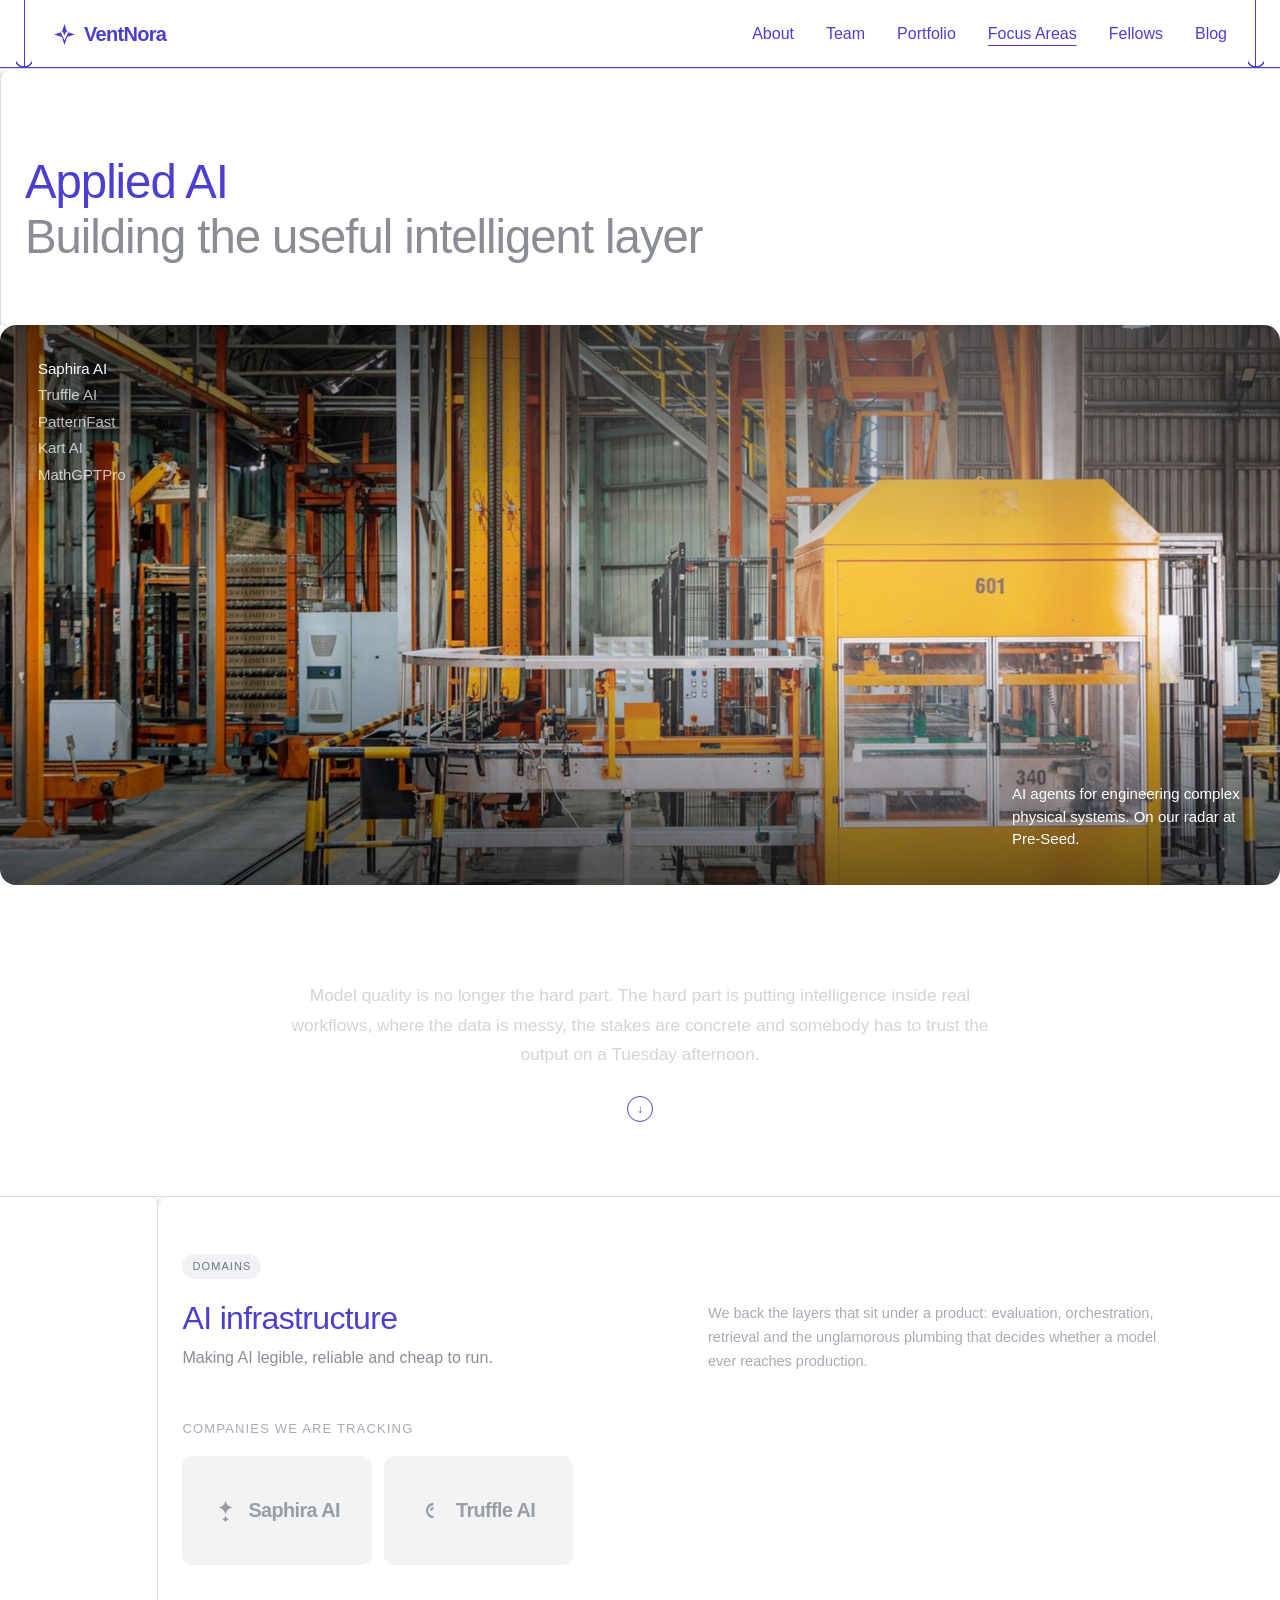
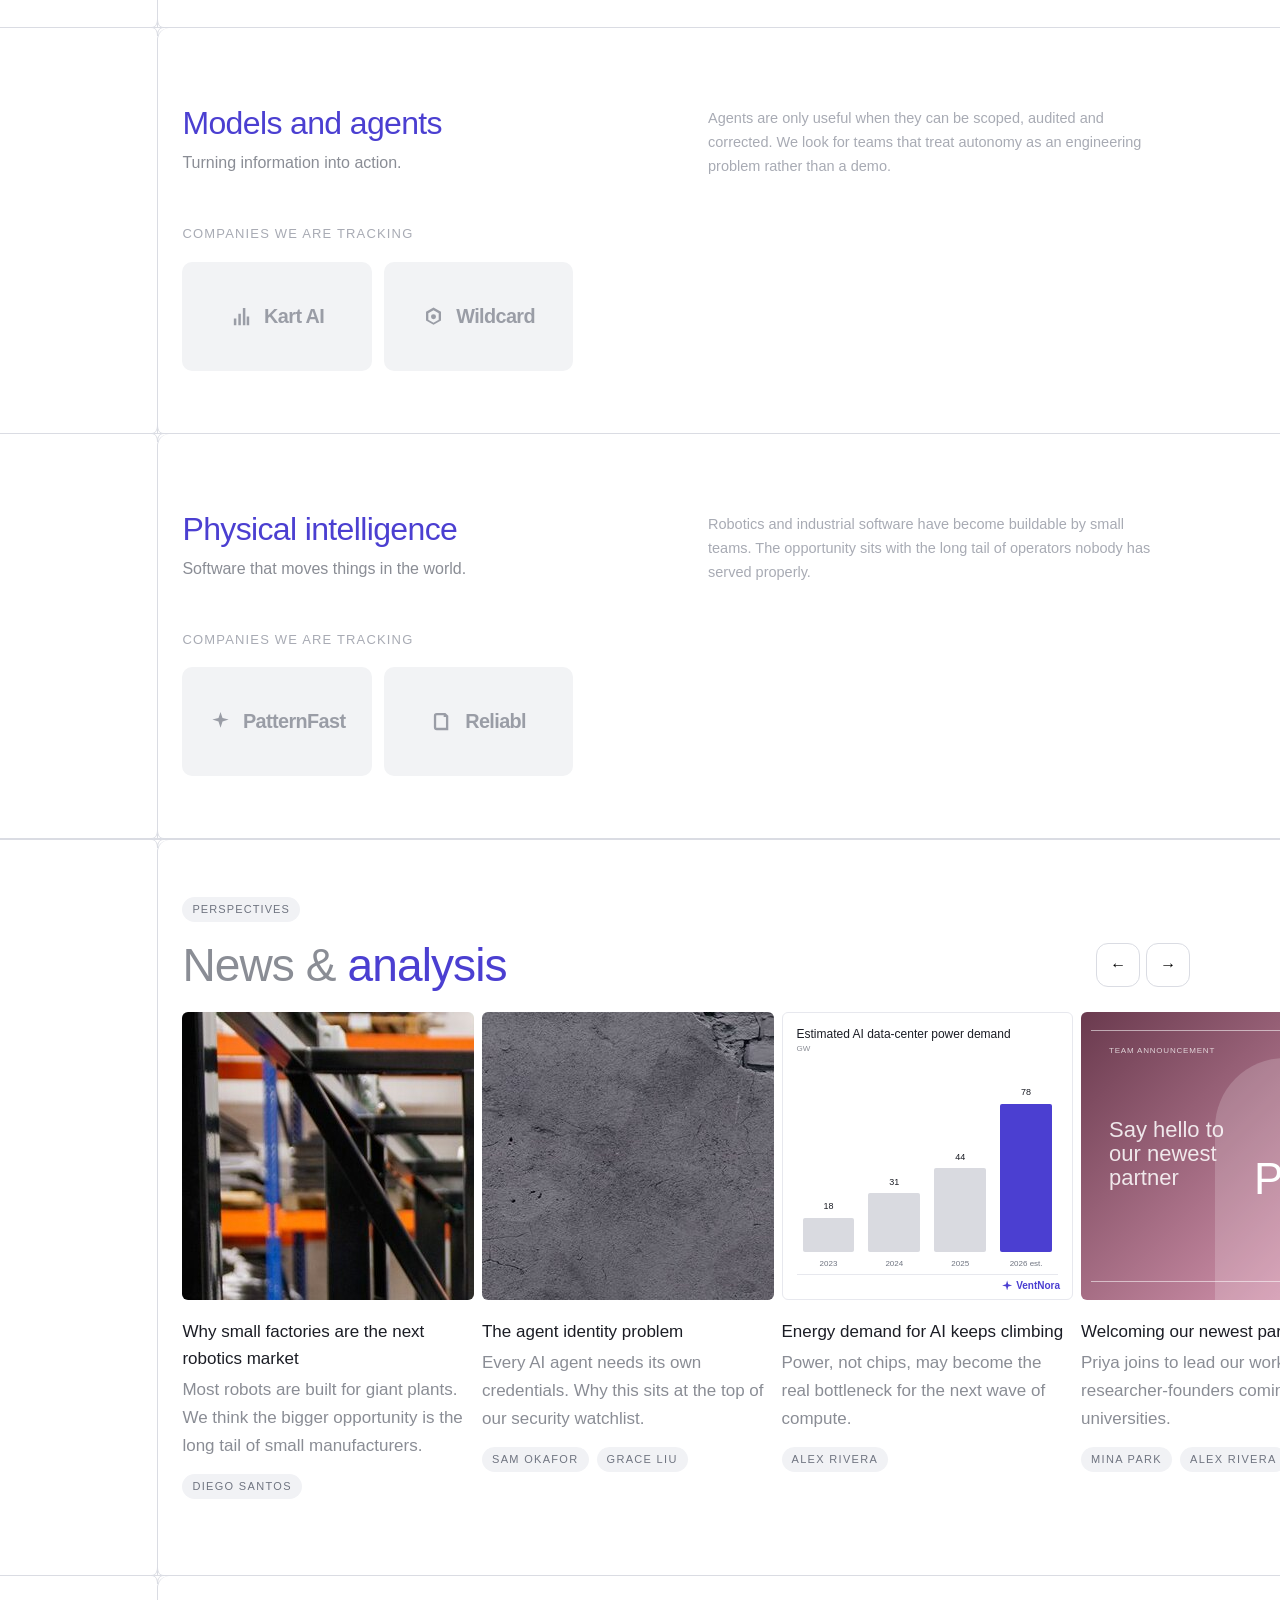
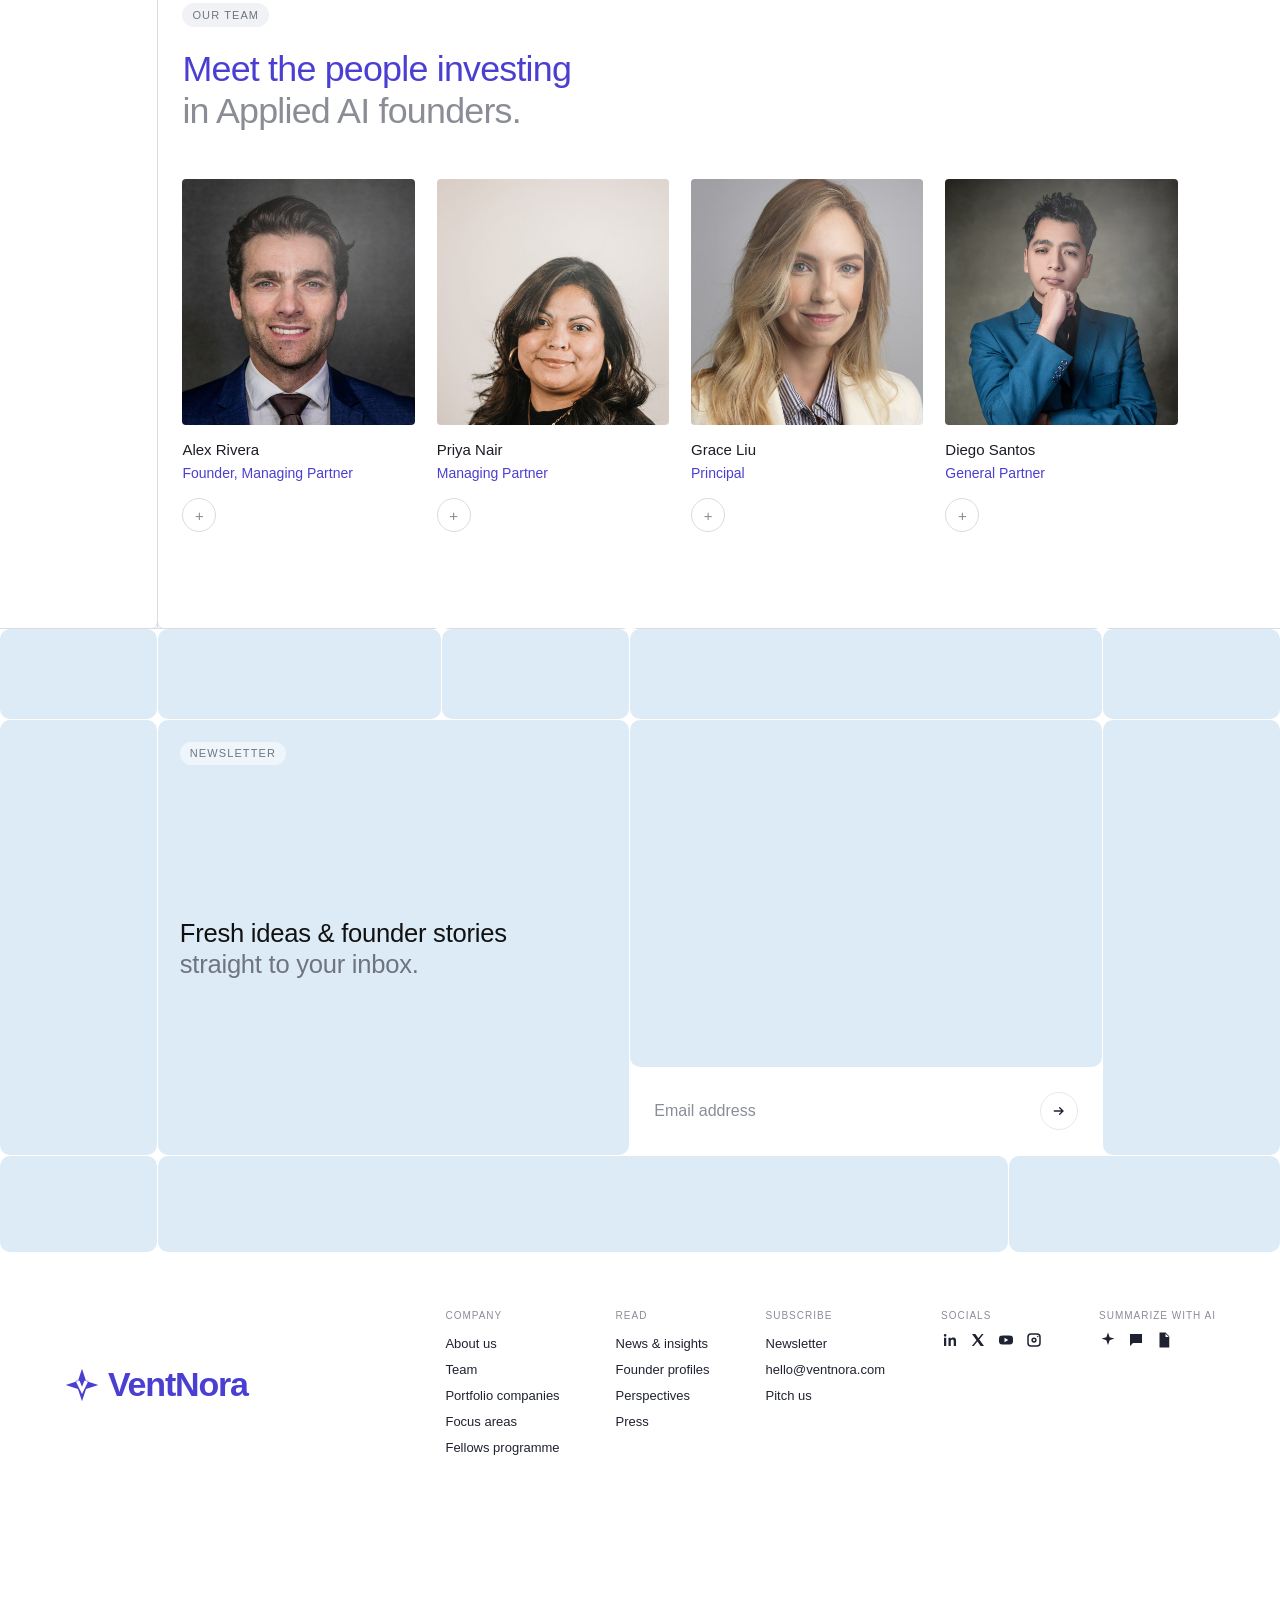
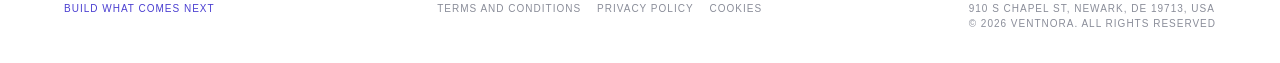
<file: focus.html>
<!doctype html><html lang="en"><head><meta charset="utf-8"><meta name="viewport" content="width=device-width,initial-scale=1">
<title>Focus area · VentNora</title><link rel="icon" href="assets/favicon.svg" type="image/svg+xml"><link rel="stylesheet" href="assets/style.css"></head><body data-page="focus-areas.html">
<header><div class="bar"><a class="logo" href="index.html"><span class="mark"></span><span class="wordmark"><span>Vent</span><b>Nora</b></span></a><nav><a href="about.html">About</a><a href="team.html">Team</a><a href="portfolio.html">Portfolio</a><span class="nd"><a href="focus-areas.html" class=on>Focus Areas</a><span class="ndm"><a href="focus.html?a=applied-ai">Applied AI</a><a href="focus.html?a=security">Security</a><a href="focus.html?a=climate-energy">Climate & Energy</a><a href="focus.html?a=health-bio">Health &amp; Bio</a><a href="focus.html?a=fintech">Fintech</a></span></span><a href="fellows.html">Fellows</a><a href="blog.html">Blog</a></nav><button class="burger" aria-label="Menu">☰</button></div></header>
<main id="focusPage">
<section class="band"><div class="frame phero2"><h1 class="tbig"><em id="fTitle">&nbsp;</em><span id="fSub">&nbsp;</span></h1></div></section>
<section class="pbanner fbwrap"><div class="pshot fbanner" id="fShot"><ul class="flist" id="fList"></ul><p class="fcap" id="fCap"></p></div></section>
<section class="fintro"><p class="reveal3" id="fIntro"></p><span class="scrolldot" aria-hidden="true">&#8595;</span></section>
<div id="fDoms"></div>
<section class="band"><div class="frame insights"><span class="chip">Perspectives</span>
 <div class="ins-head"><h2>News &amp; <em>analysis</em></h2><div class="arrows"><button id="fPrev" aria-label="Previous">&#8592;</button><button id="fNext" aria-label="Next">&#8594;</button></div></div>
 <div class="track" id="fTrack"></div></div></section>
<section class="band"><div class="frame twrap"><span class="chip">Our team</span>
 <h2 class="fteam">Meet the people investing<span id="fTeamSub"></span></h2>
 <div class="tgrid" id="fTeam"></div></div></section>
</main>
<section class="cta" id="subscribe"><div class="tiles">
<div class="t"></div><div class="t"></div><div class="t sp"></div><div class="t sp" style="grid-column:span 2"></div><div class="t sp"></div>
<div class="t"></div><div class="t sp text" style="grid-column:span 2"><span class="pill">Newsletter</span><h3>Fresh ideas &amp; founder stories<br><span>straight to your inbox.</span></h3></div>
<div class="t sp form" style="grid-column:span 2"><div class="blank"></div><form class="news"><input type="email" placeholder="Email address" aria-label="Email address" required><button aria-label="Subscribe"><svg viewBox="0 0 24 24"><path d="M5 12h13m-5-5 5 5-5 5" fill="none" stroke="currentColor" stroke-width="2" stroke-linecap="round"/></svg></button></form></div><div class="t sp"></div>
<div class="t"></div><div class="t sp" style="grid-column:span 3"></div><div class="t sp" style="grid-column:span 2"></div>
</div></section>
<footer><div class="foot"><a class="logo big" href="index.html"><span class="mark"></span><span class="wordmark"><span>Vent</span><b>Nora</b></span></a>
<div class="cols"><div><small>Company</small><a href="about.html">About us</a><a href="team.html">Team</a><a href="portfolio.html">Portfolio companies</a><a href="focus-areas.html">Focus areas</a><a href="fellows.html">Fellows programme</a></div><div><small>Read</small><a href="blog.html">News &amp; insights</a><a href="blog.html#bStories">Founder profiles</a><a href="blog.html#bViews">Perspectives</a><a href="blog.html#bPress">Press</a></div><div><small>Subscribe</small><a href="blog.html#subscribe">Newsletter</a><a href="mailto:hello@ventnora.com">hello@ventnora.com</a><a href="mailto:pitch@ventnora.com">Pitch us</a></div><div><small>Socials</small><div class="icons"><a href="https://www.linkedin.com/company/ventnora" class="ic" aria-label="LinkedIn" target="_blank" rel="noopener"><svg viewBox="0 0 24 24"><path d="M4 9h3v11H4zM5.5 4a1.8 1.8 0 110 3.6 1.8 1.8 0 010-3.6zM10 9h3v1.6c.5-.9 1.7-1.8 3.4-1.8 3.2 0 3.6 2 3.6 4.7V20h-3v-5.6c0-1.3 0-3-1.8-3s-2.2 1.4-2.2 2.9V20h-3z"/></svg></a><a href="https://x.com/ventnora" class="ic" aria-label="X" target="_blank" rel="noopener"><svg viewBox="0 0 24 24"><path d="M4 4h4.5l4 5.6L17 4h2.5l-5.8 7.2L20 20h-4.5l-4.3-6-4.9 6H3.8l6.2-7.6z"/></svg></a><a href="https://www.youtube.com/@ventnora" class="ic" aria-label="YouTube" target="_blank" rel="noopener"><svg viewBox="0 0 24 24"><path d="M21 8.2a2.6 2.6 0 00-1.8-1.8C17.6 6 12 6 12 6s-5.6 0-7.2.4A2.6 2.6 0 003 8.2 27 27 0 002.6 12c0 1.3.1 2.6.4 3.8a2.6 2.6 0 001.8 1.8C6.4 18 12 18 12 18s5.6 0 7.2-.4a2.6 2.6 0 001.8-1.8c.3-1.2.4-2.5.4-3.8s-.1-2.6-.4-3.8zM10 15V9l5 3z"/></svg></a><a href="https://www.instagram.com/ventnora" class="ic" aria-label="Instagram" target="_blank" rel="noopener"><svg viewBox="0 0 24 24"><path d="M8 3h8a5 5 0 015 5v8a5 5 0 01-5 5H8a5 5 0 01-5-5V8a5 5 0 015-5zm0 2a3 3 0 00-3 3v8a3 3 0 003 3h8a3 3 0 003-3V8a3 3 0 00-3-3zm4 3.5a3.5 3.5 0 110 7 3.5 3.5 0 010-7zm0 2a1.5 1.5 0 100 3 1.5 1.5 0 000-3zM17 6.3a1 1 0 110 2 1 1 0 010-2z"/></svg></a></div></div><div><small>Summarize with AI</small><div class="icons"><a href="https://chatgpt.com/?q=Summarise%20VentNora%20%28ventnora.com%29%3A%20their%20thesis%2C%20focus%20areas%20and%20portfolio." class="ic" aria-label="AI assistant" target="_blank" rel="noopener"><svg viewBox="0 0 24 24"><path d="M12 2l2.2 6.3L20.5 10l-6.3 2.2L12 18.5l-2.2-6.3L3.5 10l6.3-1.7z"/></svg></a><a href="https://claude.ai/new?q=Summarise%20VentNora%20%28ventnora.com%29%3A%20their%20thesis%2C%20focus%20areas%20and%20portfolio." class="ic" aria-label="Chat" target="_blank" rel="noopener"><svg viewBox="0 0 24 24"><path d="M4 4h16v12H8l-4 4z"/></svg></a><a href="blog.html" class="ic" aria-label="Summary"><svg viewBox="0 0 24 24"><path d="M6 2h8l5 5v15H6zm8 1.5V8h4.5z"/></svg></a></div></div></div></div>
<div class="legal"><span class="accent">Build what comes next</span><span><a href="terms.html">Terms and conditions</a><a href="privacy.html">Privacy policy</a><a href="privacy.html#cookies">Cookies</a></span><span>910 S Chapel St, Newark, DE 19713, USA<br>&copy; 2026 VentNora. All rights reserved</span></div></footer>
<script src="assets/data.js"></script><script src="assets/app.js"></script></body></html>
</file>
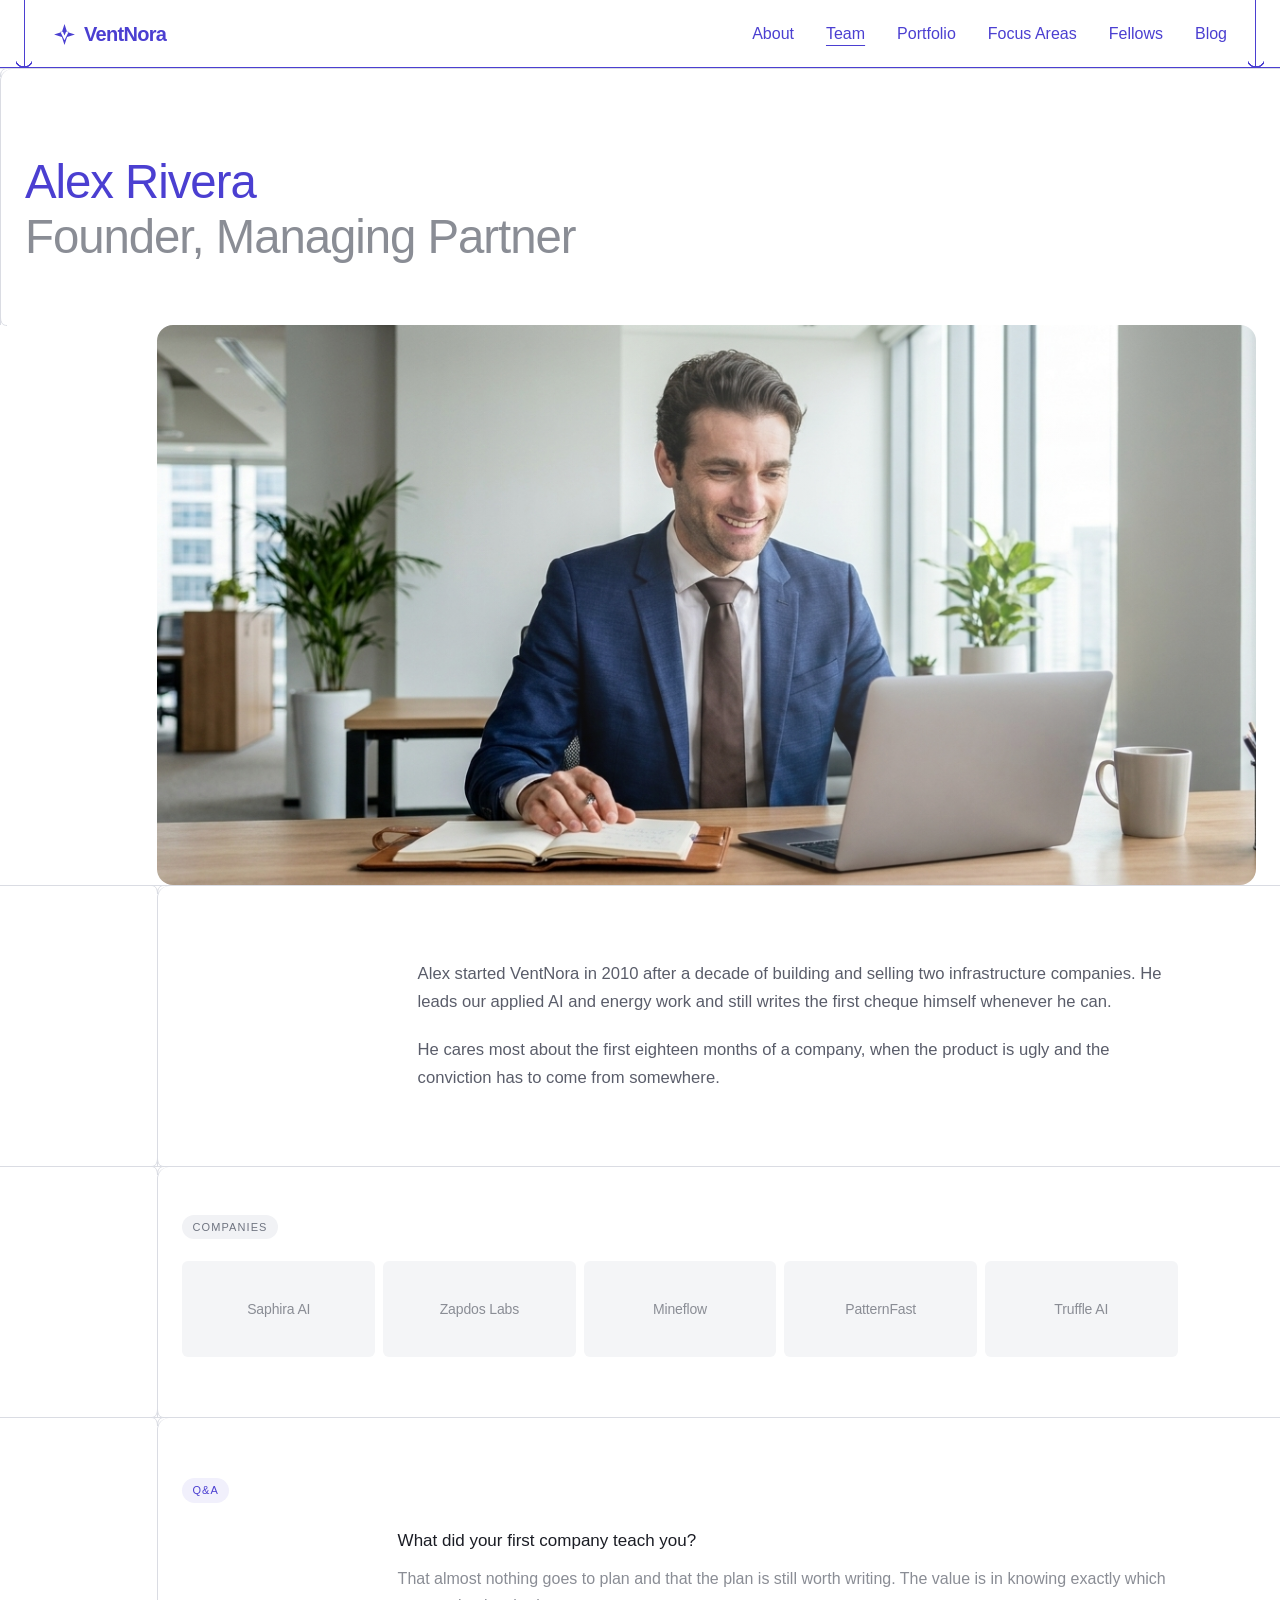
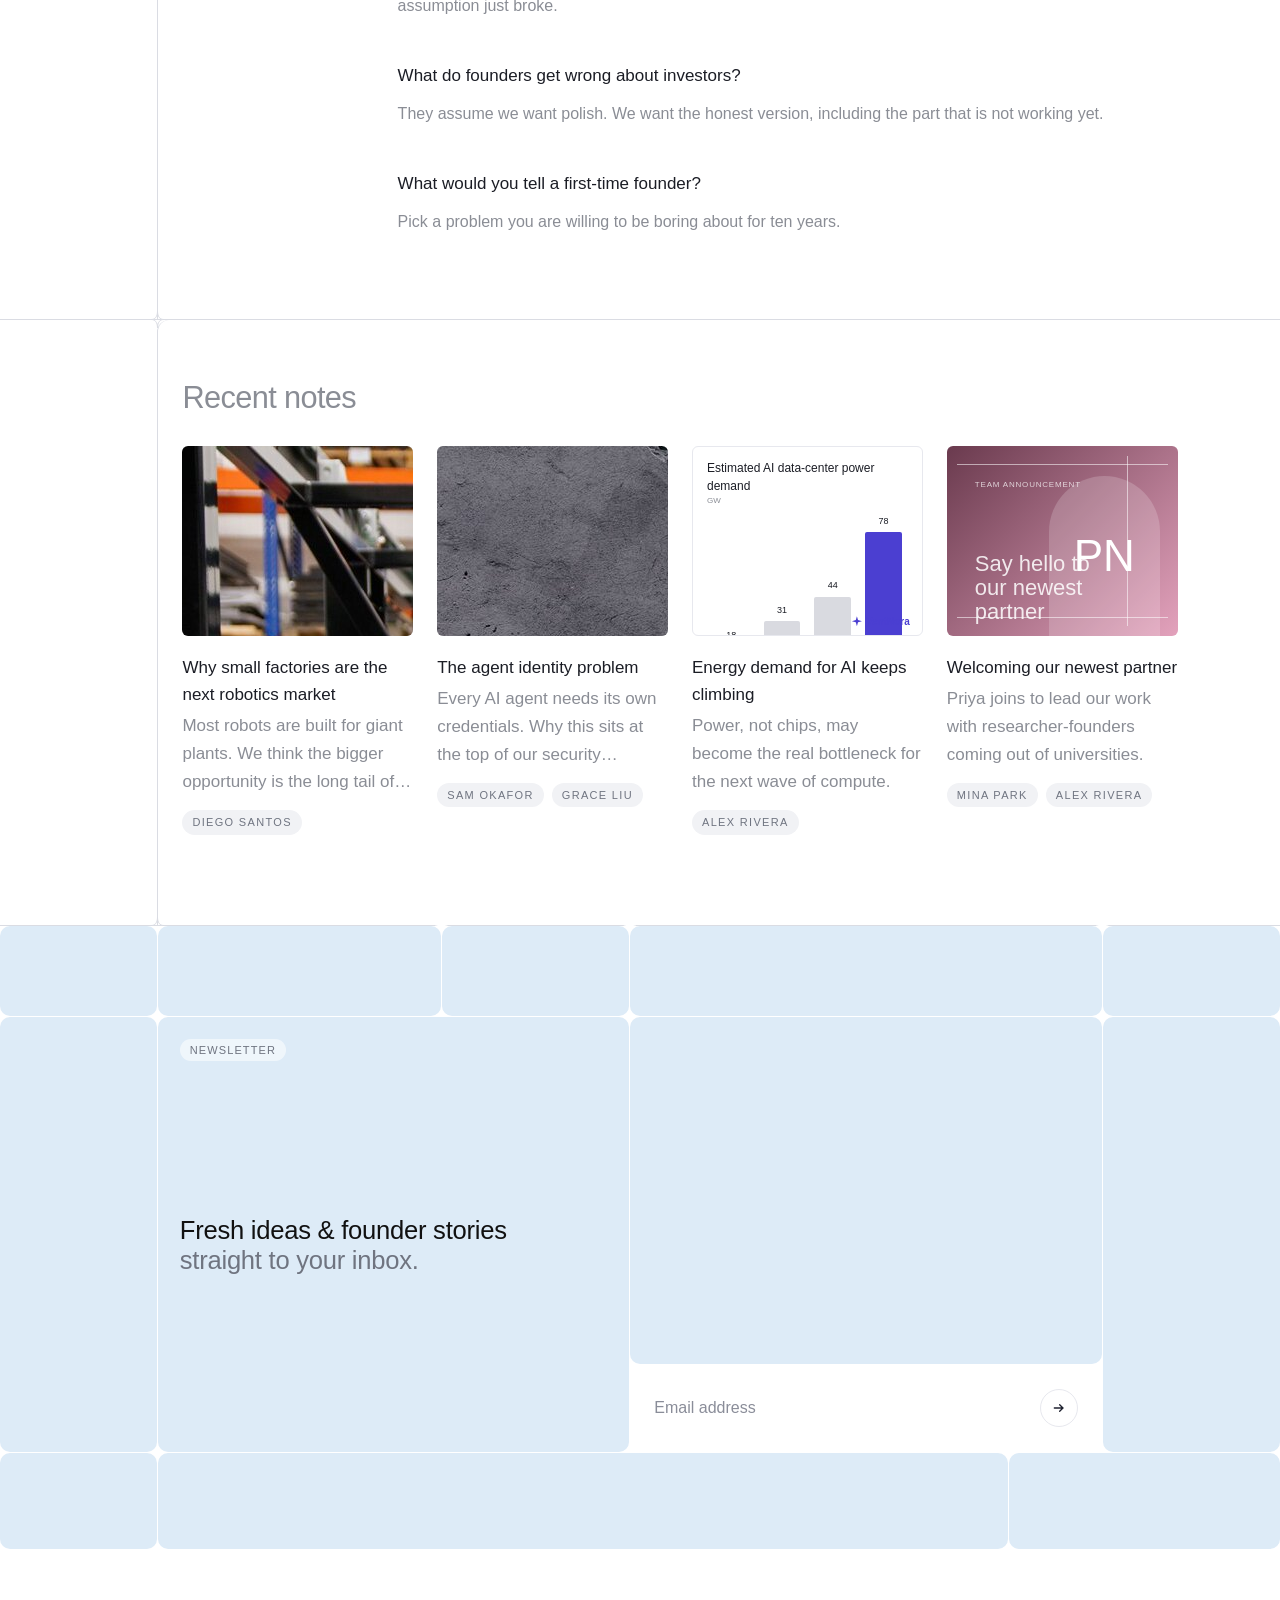
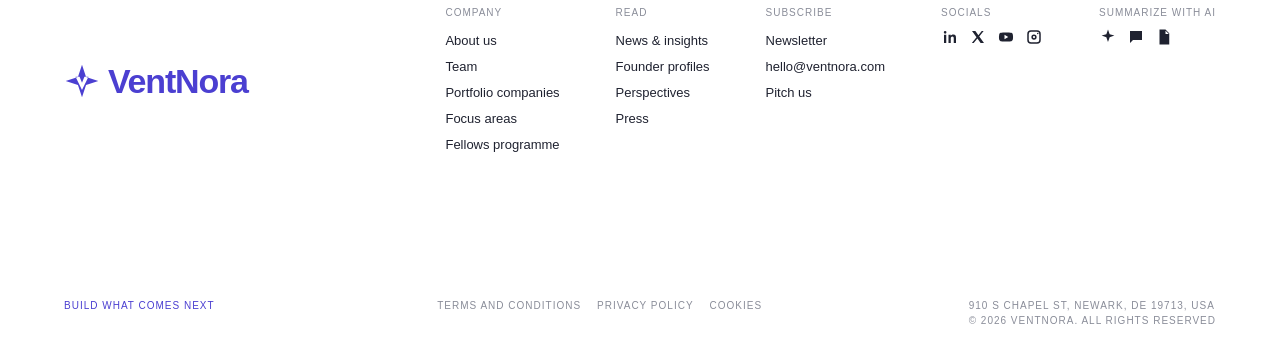
<file: person.html>
<!doctype html><html lang="en"><head><meta charset="utf-8"><meta name="viewport" content="width=device-width,initial-scale=1">
<title>Profile · VentNora</title><link rel="icon" href="assets/favicon.svg" type="image/svg+xml"><link rel="stylesheet" href="assets/style.css"></head><body data-page="team.html" id="personBody">
<header><div class="bar"><a class="logo" href="index.html"><span class="mark"></span><span class="wordmark"><span>Vent</span><b>Nora</b></span></a><nav><a href="about.html">About</a><a href="team.html" class=on>Team</a><a href="portfolio.html">Portfolio</a><span class="nd"><a href="focus-areas.html">Focus Areas</a><span class="ndm"><a href="focus.html?a=applied-ai">Applied AI</a><a href="focus.html?a=security">Security</a><a href="focus.html?a=climate-energy">Climate & Energy</a><a href="focus.html?a=health-bio">Health &amp; Bio</a><a href="focus.html?a=fintech">Fintech</a></span></span><a href="fellows.html">Fellows</a><a href="blog.html">Blog</a></nav><button class="burger" aria-label="Menu">☰</button></div></header>
<main id="personPage">
<section class="band"><div class="frame phero2"><h1 class="tbig"><em id="pName">&nbsp;</em><span id="pRole">&nbsp;</span></h1></div></section>
<section class="pbanner"><div class="pshot" id="pShot"><span class="pini" id="pIni"></span></div></section>
<section class="band"><div class="frame pbio"><div class="pbio-in" id="pBio"></div></div></section>
<section class="band" id="pCoWrap"><div class="frame pcos"><span class="chip">Companies</span><div class="cogrid" id="pCos"></div></div></section>
<section class="band"><div class="frame pqa"><span class="chip accentchip">Q&amp;A</span><div class="qa" id="pQa"></div></div></section>
<section class="band"><div class="frame pposts"><h2 class="phead3">Recent notes</h2><div class="grid g4" id="pPosts"></div></div></section>
</main>
<section class="cta" id="subscribe"><div class="tiles">
<div class="t"></div><div class="t"></div><div class="t sp"></div><div class="t sp" style="grid-column:span 2"></div><div class="t sp"></div>
<div class="t"></div><div class="t sp text" style="grid-column:span 2"><span class="pill">Newsletter</span><h3>Fresh ideas &amp; founder stories<br><span>straight to your inbox.</span></h3></div>
<div class="t sp form" style="grid-column:span 2"><div class="blank"></div><form class="news"><input type="email" placeholder="Email address" aria-label="Email address" required><button aria-label="Subscribe"><svg viewBox="0 0 24 24"><path d="M5 12h13m-5-5 5 5-5 5" fill="none" stroke="currentColor" stroke-width="2" stroke-linecap="round"/></svg></button></form></div><div class="t sp"></div>
<div class="t"></div><div class="t sp" style="grid-column:span 3"></div><div class="t sp" style="grid-column:span 2"></div>
</div></section>
<footer><div class="foot"><a class="logo big" href="index.html"><span class="mark"></span><span class="wordmark"><span>Vent</span><b>Nora</b></span></a>
<div class="cols"><div><small>Company</small><a href="about.html">About us</a><a href="team.html">Team</a><a href="portfolio.html">Portfolio companies</a><a href="focus-areas.html">Focus areas</a><a href="fellows.html">Fellows programme</a></div><div><small>Read</small><a href="blog.html">News &amp; insights</a><a href="blog.html#bStories">Founder profiles</a><a href="blog.html#bViews">Perspectives</a><a href="blog.html#bPress">Press</a></div><div><small>Subscribe</small><a href="blog.html#subscribe">Newsletter</a><a href="mailto:hello@ventnora.com">hello@ventnora.com</a><a href="mailto:pitch@ventnora.com">Pitch us</a></div><div><small>Socials</small><div class="icons"><a href="https://www.linkedin.com/company/ventnora" class="ic" aria-label="LinkedIn" target="_blank" rel="noopener"><svg viewBox="0 0 24 24"><path d="M4 9h3v11H4zM5.5 4a1.8 1.8 0 110 3.6 1.8 1.8 0 010-3.6zM10 9h3v1.6c.5-.9 1.7-1.8 3.4-1.8 3.2 0 3.6 2 3.6 4.7V20h-3v-5.6c0-1.3 0-3-1.8-3s-2.2 1.4-2.2 2.9V20h-3z"/></svg></a><a href="https://x.com/ventnora" class="ic" aria-label="X" target="_blank" rel="noopener"><svg viewBox="0 0 24 24"><path d="M4 4h4.5l4 5.6L17 4h2.5l-5.8 7.2L20 20h-4.5l-4.3-6-4.9 6H3.8l6.2-7.6z"/></svg></a><a href="https://www.youtube.com/@ventnora" class="ic" aria-label="YouTube" target="_blank" rel="noopener"><svg viewBox="0 0 24 24"><path d="M21 8.2a2.6 2.6 0 00-1.8-1.8C17.6 6 12 6 12 6s-5.6 0-7.2.4A2.6 2.6 0 003 8.2 27 27 0 002.6 12c0 1.3.1 2.6.4 3.8a2.6 2.6 0 001.8 1.8C6.4 18 12 18 12 18s5.6 0 7.2-.4a2.6 2.6 0 001.8-1.8c.3-1.2.4-2.5.4-3.8s-.1-2.6-.4-3.8zM10 15V9l5 3z"/></svg></a><a href="https://www.instagram.com/ventnora" class="ic" aria-label="Instagram" target="_blank" rel="noopener"><svg viewBox="0 0 24 24"><path d="M8 3h8a5 5 0 015 5v8a5 5 0 01-5 5H8a5 5 0 01-5-5V8a5 5 0 015-5zm0 2a3 3 0 00-3 3v8a3 3 0 003 3h8a3 3 0 003-3V8a3 3 0 00-3-3zm4 3.5a3.5 3.5 0 110 7 3.5 3.5 0 010-7zm0 2a1.5 1.5 0 100 3 1.5 1.5 0 000-3zM17 6.3a1 1 0 110 2 1 1 0 010-2z"/></svg></a></div></div><div><small>Summarize with AI</small><div class="icons"><a href="https://chatgpt.com/?q=Summarise%20VentNora%20%28ventnora.com%29%3A%20their%20thesis%2C%20focus%20areas%20and%20portfolio." class="ic" aria-label="AI assistant" target="_blank" rel="noopener"><svg viewBox="0 0 24 24"><path d="M12 2l2.2 6.3L20.5 10l-6.3 2.2L12 18.5l-2.2-6.3L3.5 10l6.3-1.7z"/></svg></a><a href="https://claude.ai/new?q=Summarise%20VentNora%20%28ventnora.com%29%3A%20their%20thesis%2C%20focus%20areas%20and%20portfolio." class="ic" aria-label="Chat" target="_blank" rel="noopener"><svg viewBox="0 0 24 24"><path d="M4 4h16v12H8l-4 4z"/></svg></a><a href="blog.html" class="ic" aria-label="Summary"><svg viewBox="0 0 24 24"><path d="M6 2h8l5 5v15H6zm8 1.5V8h4.5z"/></svg></a></div></div></div></div>
<div class="legal"><span class="accent">Build what comes next</span><span><a href="terms.html">Terms and conditions</a><a href="privacy.html">Privacy policy</a><a href="privacy.html#cookies">Cookies</a></span><span>910 S Chapel St, Newark, DE 19713, USA<br>&copy; 2026 VentNora. All rights reserved</span></div></footer>
<script src="assets/data.js"></script><script src="assets/app.js"></script></body></html>
</file>
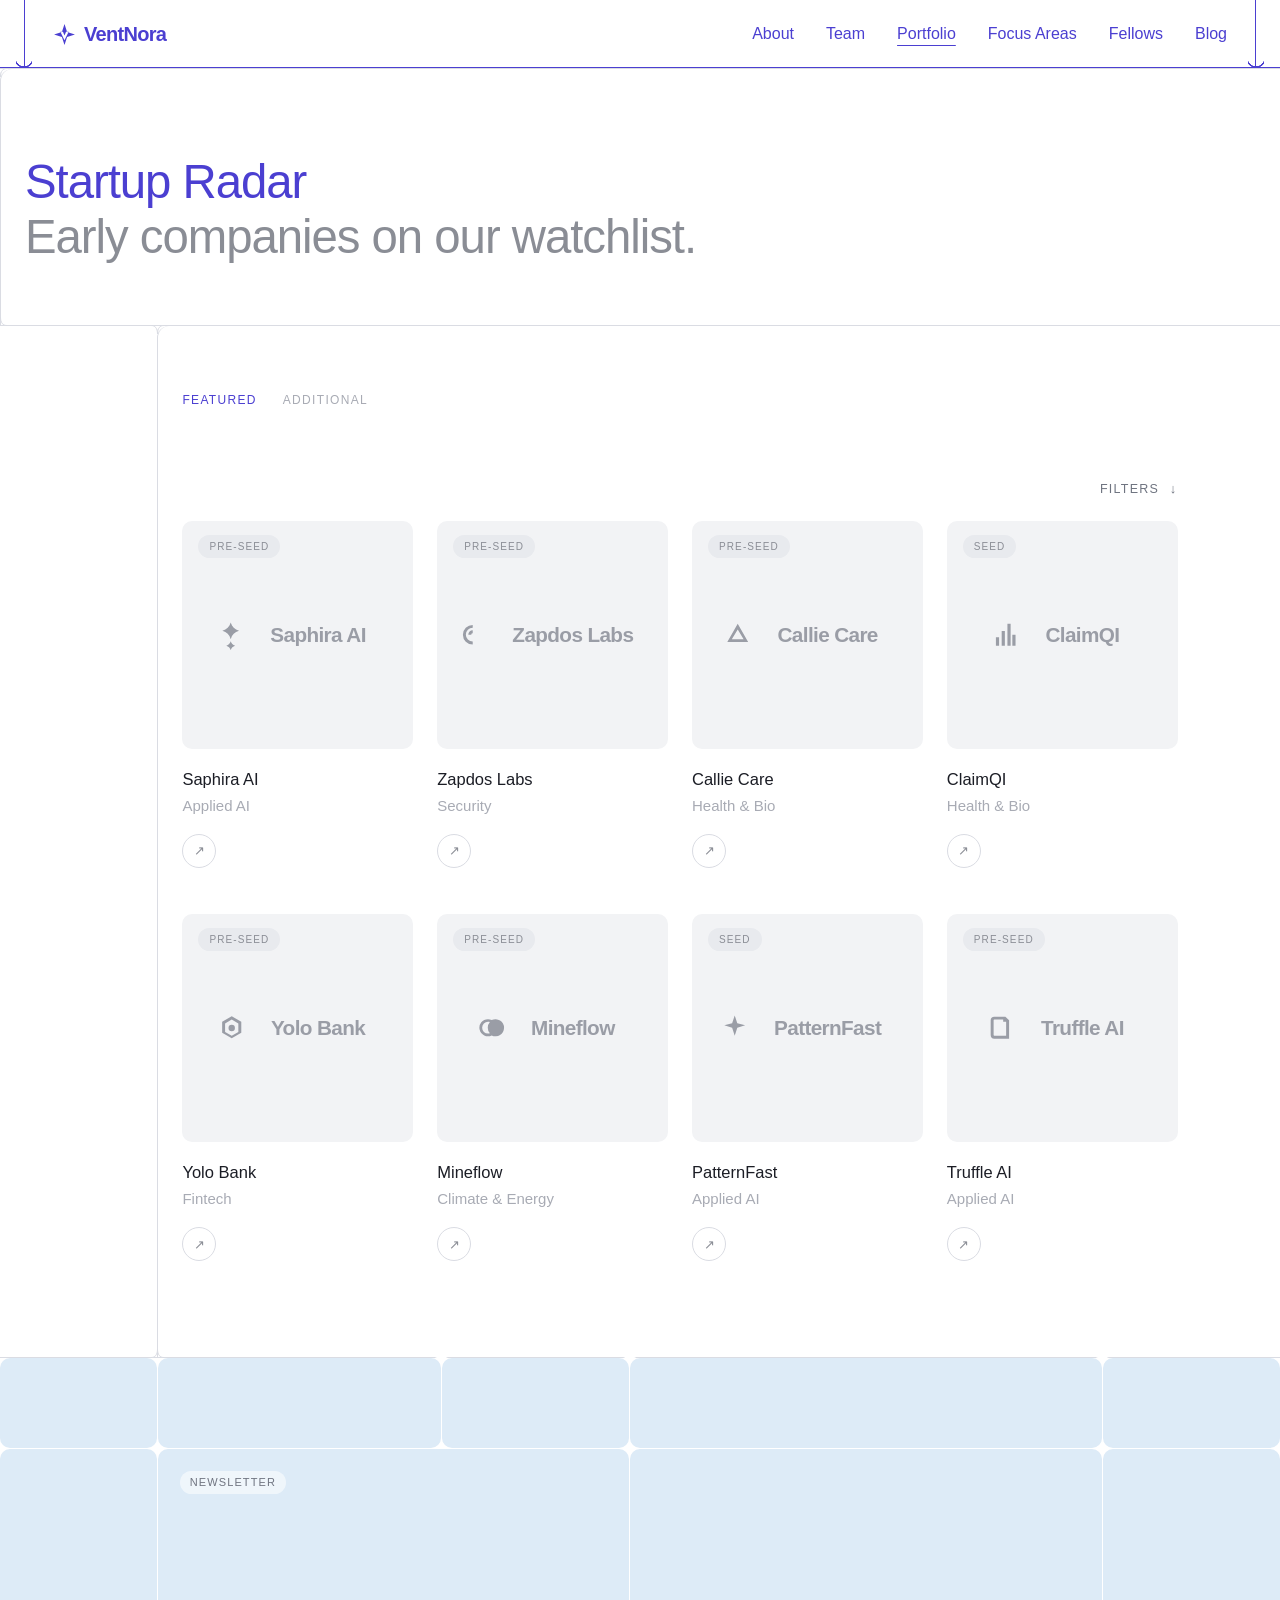
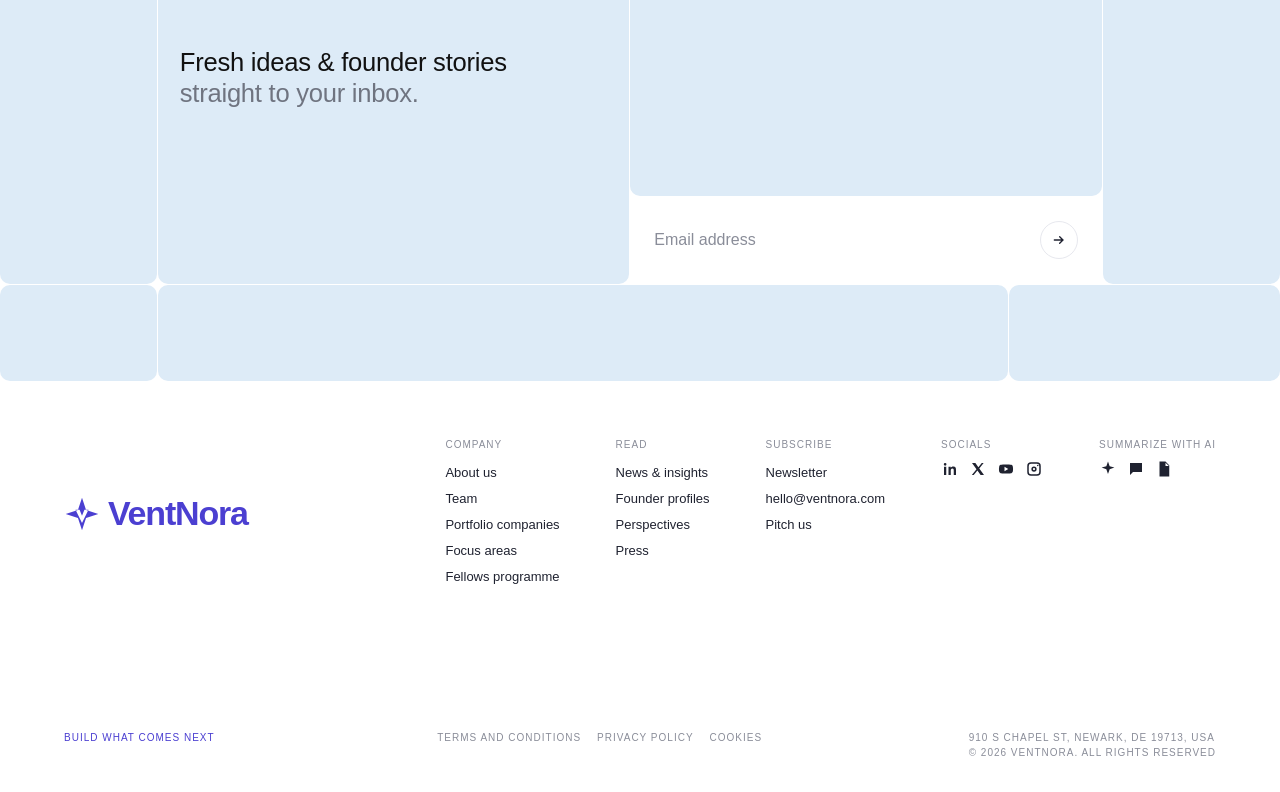
<file: portfolio.html>
<!doctype html><html lang="en"><head><meta charset="utf-8"><meta name="viewport" content="width=device-width,initial-scale=1">
<title>Startup Radar · VentNora</title><link rel="icon" href="assets/favicon.svg" type="image/svg+xml"><link rel="stylesheet" href="assets/style.css"></head><body data-page="portfolio.html">
<header><div class="bar"><a class="logo" href="index.html"><span class="mark"></span><span class="wordmark"><span>Vent</span><b>Nora</b></span></a><nav><a href="about.html">About</a><a href="team.html">Team</a><a href="portfolio.html" class=on>Portfolio</a><span class="nd"><a href="focus-areas.html">Focus Areas</a><span class="ndm"><a href="focus.html?a=applied-ai">Applied AI</a><a href="focus.html?a=security">Security</a><a href="focus.html?a=climate-energy">Climate & Energy</a><a href="focus.html?a=health-bio">Health &amp; Bio</a><a href="focus.html?a=fintech">Fintech</a></span></span><a href="fellows.html">Fellows</a><a href="blog.html">Blog</a></nav><button class="burger" aria-label="Menu">☰</button></div></header>
<main id="pfPage">
<section class="band"><div class="frame thero"><h1 class="tbig"><em>Startup Radar</em><span>Early companies on our watchlist.</span></h1></div></section>
<section class="band"><div class="frame twrap">
<p class="ccat" style="margin:0 0 18px">&nbsp;</p>
<div class="pftop"><div class="tabs" id="pfTabs"></div>
<div class="filterbox"><button class="fbtn" id="fBtn">Filters <i>&#8595;</i></button><div class="fmenu" id="fMenu"></div></div></div>
<div class="cgrid" id="coGrid"></div>
</div></section>
</main>
<section class="cta" id="subscribe"><div class="tiles">
<div class="t"></div><div class="t"></div><div class="t sp"></div><div class="t sp" style="grid-column:span 2"></div><div class="t sp"></div>
<div class="t"></div><div class="t sp text" style="grid-column:span 2"><span class="pill">Newsletter</span><h3>Fresh ideas &amp; founder stories<br><span>straight to your inbox.</span></h3></div>
<div class="t sp form" style="grid-column:span 2"><div class="blank"></div><form class="news"><input type="email" placeholder="Email address" aria-label="Email address" required><button aria-label="Subscribe"><svg viewBox="0 0 24 24"><path d="M5 12h13m-5-5 5 5-5 5" fill="none" stroke="currentColor" stroke-width="2" stroke-linecap="round"/></svg></button></form></div><div class="t sp"></div>
<div class="t"></div><div class="t sp" style="grid-column:span 3"></div><div class="t sp" style="grid-column:span 2"></div>
</div></section>
<footer><div class="foot"><a class="logo big" href="index.html"><span class="mark"></span><span class="wordmark"><span>Vent</span><b>Nora</b></span></a>
<div class="cols"><div><small>Company</small><a href="about.html">About us</a><a href="team.html">Team</a><a href="portfolio.html">Portfolio companies</a><a href="focus-areas.html">Focus areas</a><a href="fellows.html">Fellows programme</a></div><div><small>Read</small><a href="blog.html">News &amp; insights</a><a href="blog.html#bStories">Founder profiles</a><a href="blog.html#bViews">Perspectives</a><a href="blog.html#bPress">Press</a></div><div><small>Subscribe</small><a href="blog.html#subscribe">Newsletter</a><a href="mailto:hello@ventnora.com">hello@ventnora.com</a><a href="mailto:pitch@ventnora.com">Pitch us</a></div><div><small>Socials</small><div class="icons"><a href="https://www.linkedin.com/company/ventnora" class="ic" aria-label="LinkedIn" target="_blank" rel="noopener"><svg viewBox="0 0 24 24"><path d="M4 9h3v11H4zM5.5 4a1.8 1.8 0 110 3.6 1.8 1.8 0 010-3.6zM10 9h3v1.6c.5-.9 1.7-1.8 3.4-1.8 3.2 0 3.6 2 3.6 4.7V20h-3v-5.6c0-1.3 0-3-1.8-3s-2.2 1.4-2.2 2.9V20h-3z"/></svg></a><a href="https://x.com/ventnora" class="ic" aria-label="X" target="_blank" rel="noopener"><svg viewBox="0 0 24 24"><path d="M4 4h4.5l4 5.6L17 4h2.5l-5.8 7.2L20 20h-4.5l-4.3-6-4.9 6H3.8l6.2-7.6z"/></svg></a><a href="https://www.youtube.com/@ventnora" class="ic" aria-label="YouTube" target="_blank" rel="noopener"><svg viewBox="0 0 24 24"><path d="M21 8.2a2.6 2.6 0 00-1.8-1.8C17.6 6 12 6 12 6s-5.6 0-7.2.4A2.6 2.6 0 003 8.2 27 27 0 002.6 12c0 1.3.1 2.6.4 3.8a2.6 2.6 0 001.8 1.8C6.4 18 12 18 12 18s5.6 0 7.2-.4a2.6 2.6 0 001.8-1.8c.3-1.2.4-2.5.4-3.8s-.1-2.6-.4-3.8zM10 15V9l5 3z"/></svg></a><a href="https://www.instagram.com/ventnora" class="ic" aria-label="Instagram" target="_blank" rel="noopener"><svg viewBox="0 0 24 24"><path d="M8 3h8a5 5 0 015 5v8a5 5 0 01-5 5H8a5 5 0 01-5-5V8a5 5 0 015-5zm0 2a3 3 0 00-3 3v8a3 3 0 003 3h8a3 3 0 003-3V8a3 3 0 00-3-3zm4 3.5a3.5 3.5 0 110 7 3.5 3.5 0 010-7zm0 2a1.5 1.5 0 100 3 1.5 1.5 0 000-3zM17 6.3a1 1 0 110 2 1 1 0 010-2z"/></svg></a></div></div><div><small>Summarize with AI</small><div class="icons"><a href="https://chatgpt.com/?q=Summarise%20VentNora%20%28ventnora.com%29%3A%20their%20thesis%2C%20focus%20areas%20and%20portfolio." class="ic" aria-label="AI assistant" target="_blank" rel="noopener"><svg viewBox="0 0 24 24"><path d="M12 2l2.2 6.3L20.5 10l-6.3 2.2L12 18.5l-2.2-6.3L3.5 10l6.3-1.7z"/></svg></a><a href="https://claude.ai/new?q=Summarise%20VentNora%20%28ventnora.com%29%3A%20their%20thesis%2C%20focus%20areas%20and%20portfolio." class="ic" aria-label="Chat" target="_blank" rel="noopener"><svg viewBox="0 0 24 24"><path d="M4 4h16v12H8l-4 4z"/></svg></a><a href="blog.html" class="ic" aria-label="Summary"><svg viewBox="0 0 24 24"><path d="M6 2h8l5 5v15H6zm8 1.5V8h4.5z"/></svg></a></div></div></div></div>
<div class="legal"><span class="accent">Build what comes next</span><span><a href="terms.html">Terms and conditions</a><a href="privacy.html">Privacy policy</a><a href="privacy.html#cookies">Cookies</a></span><span>910 S Chapel St, Newark, DE 19713, USA<br>&copy; 2026 VentNora. All rights reserved</span></div></footer>
<script src="assets/data.js"></script><script src="assets/app.js"></script></body></html>
</file>
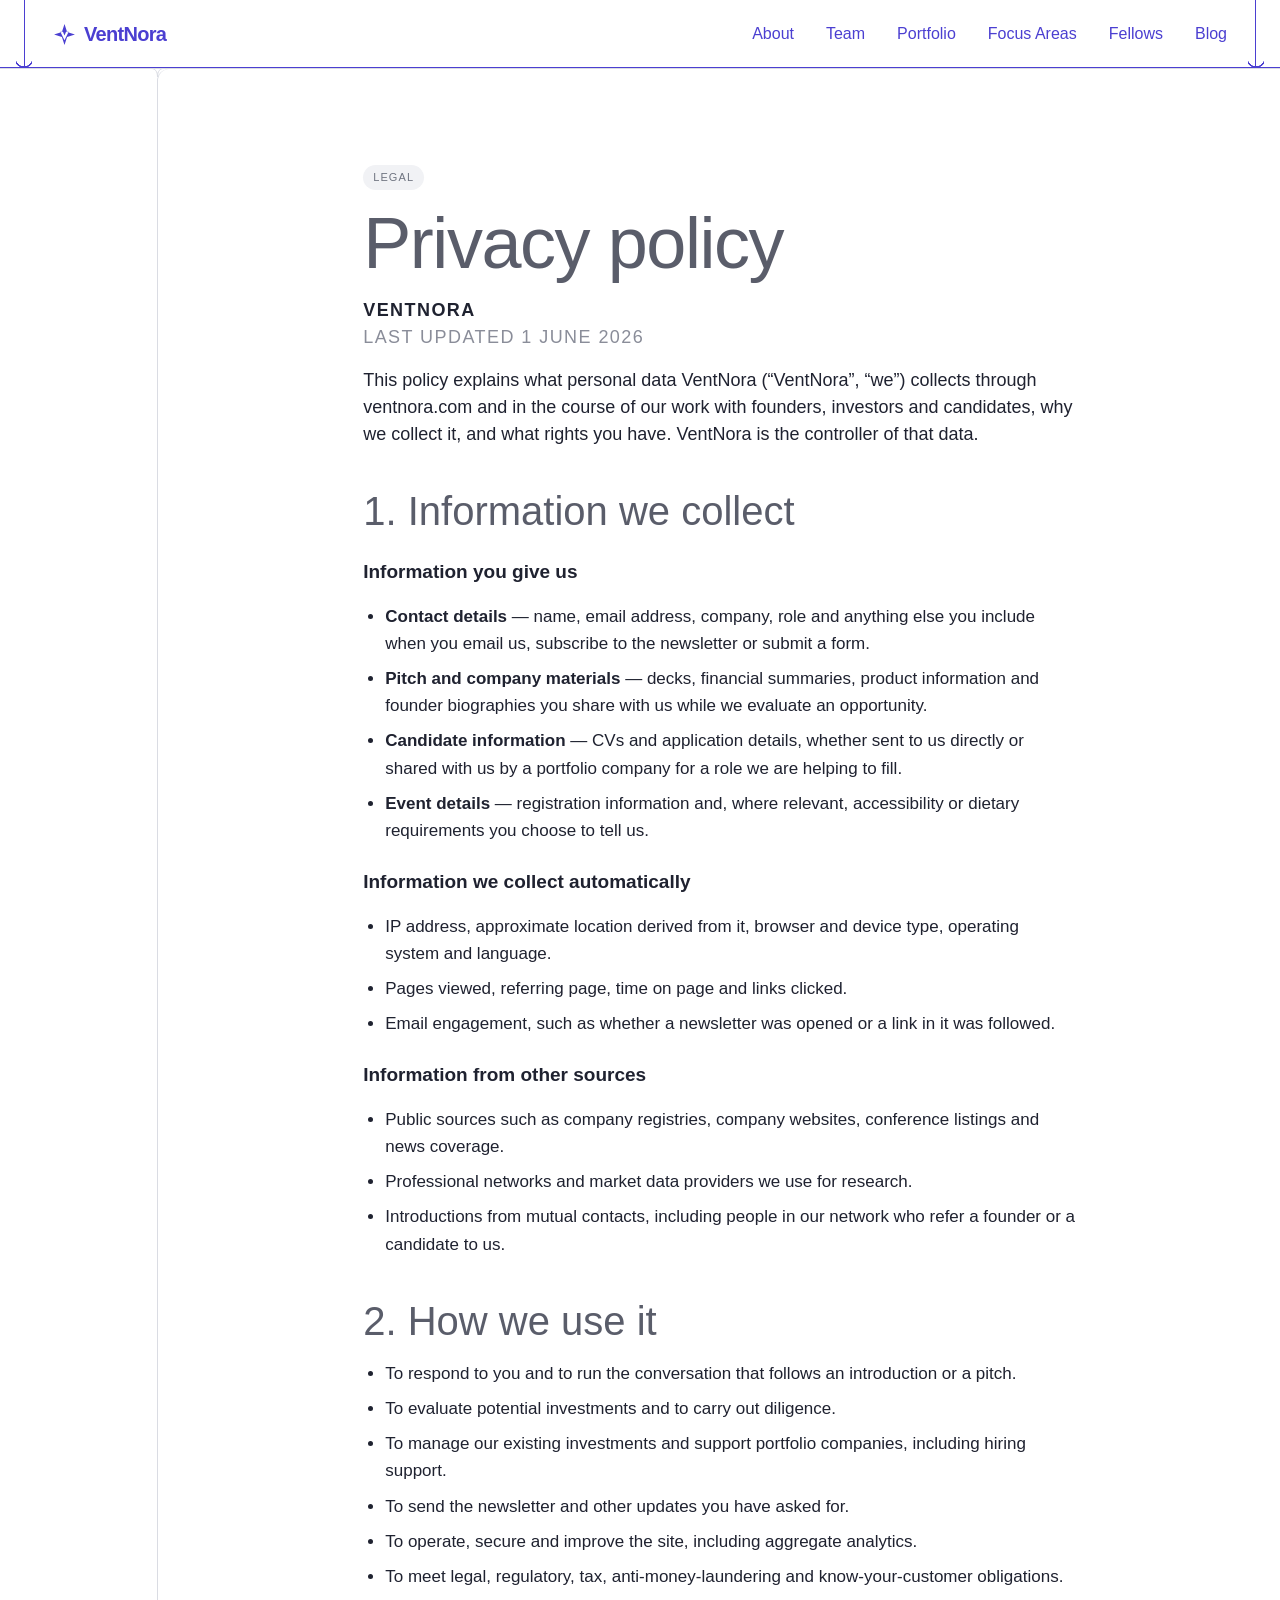
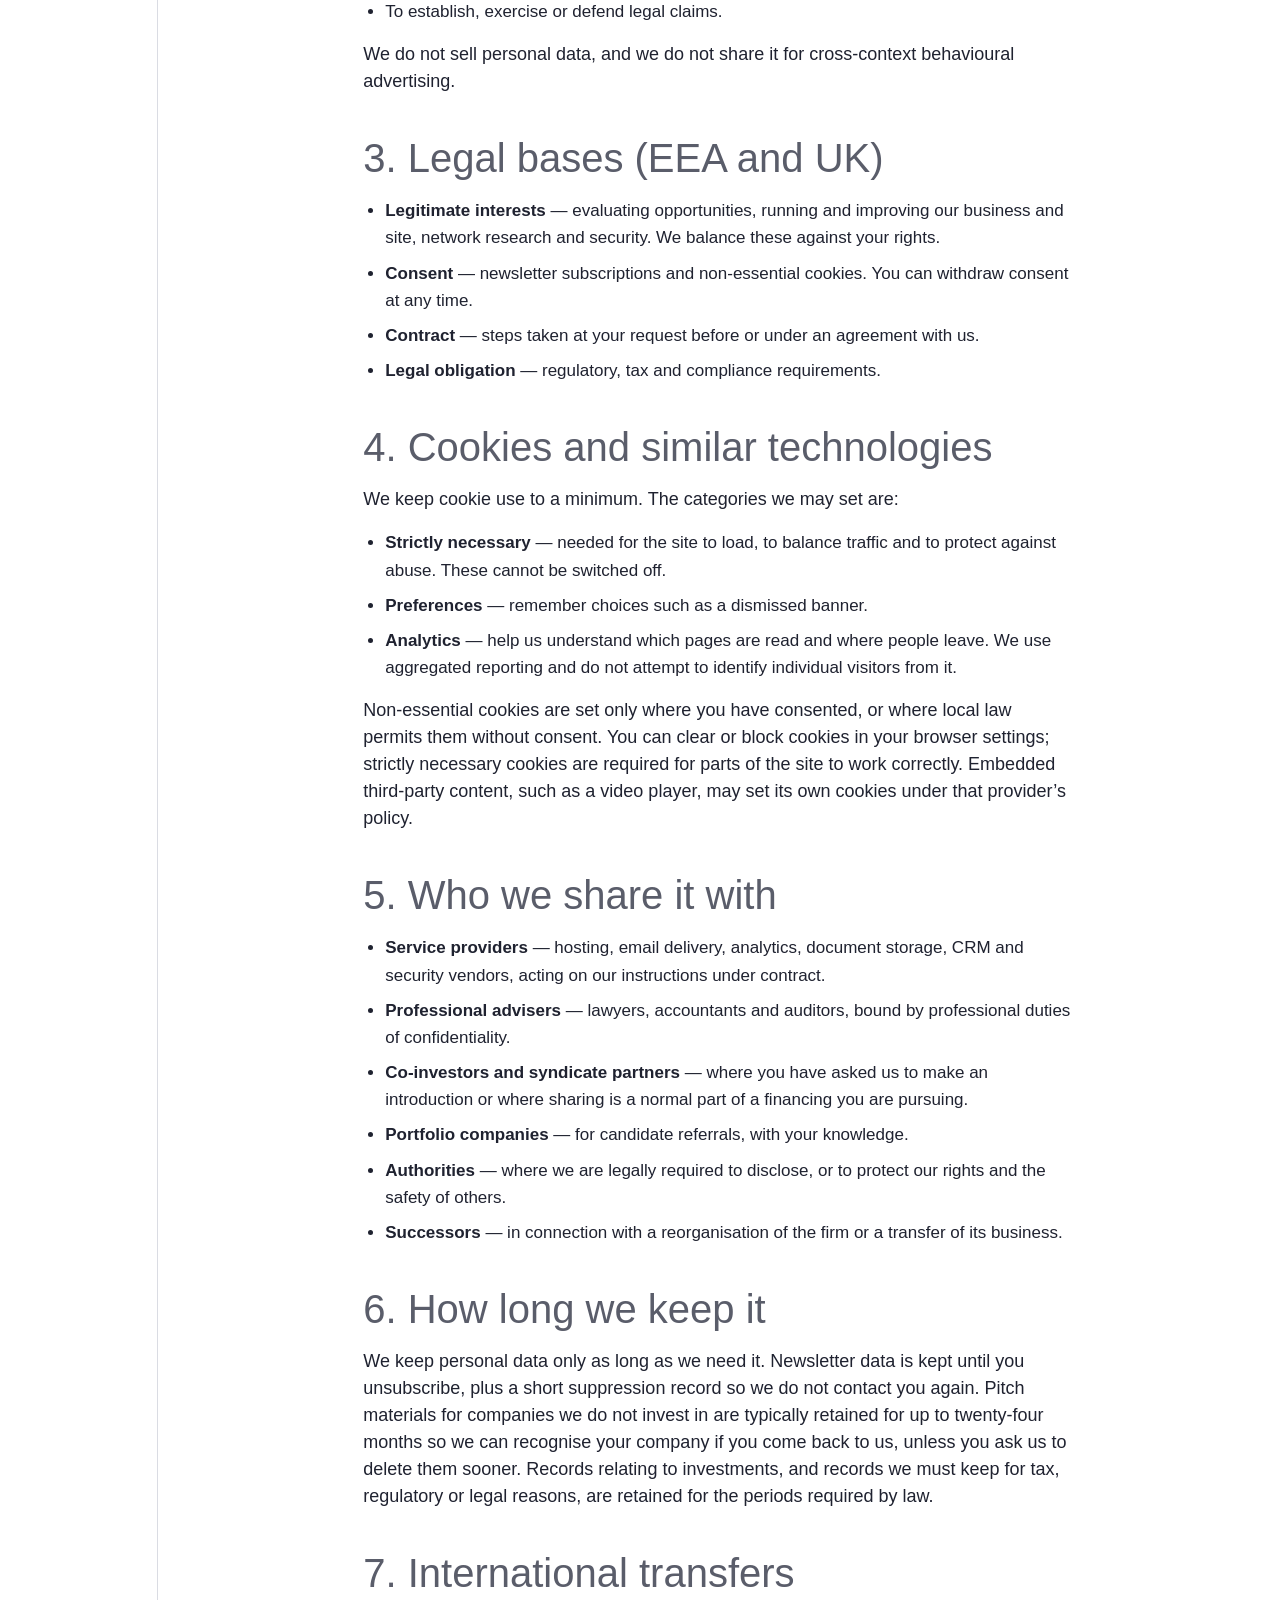
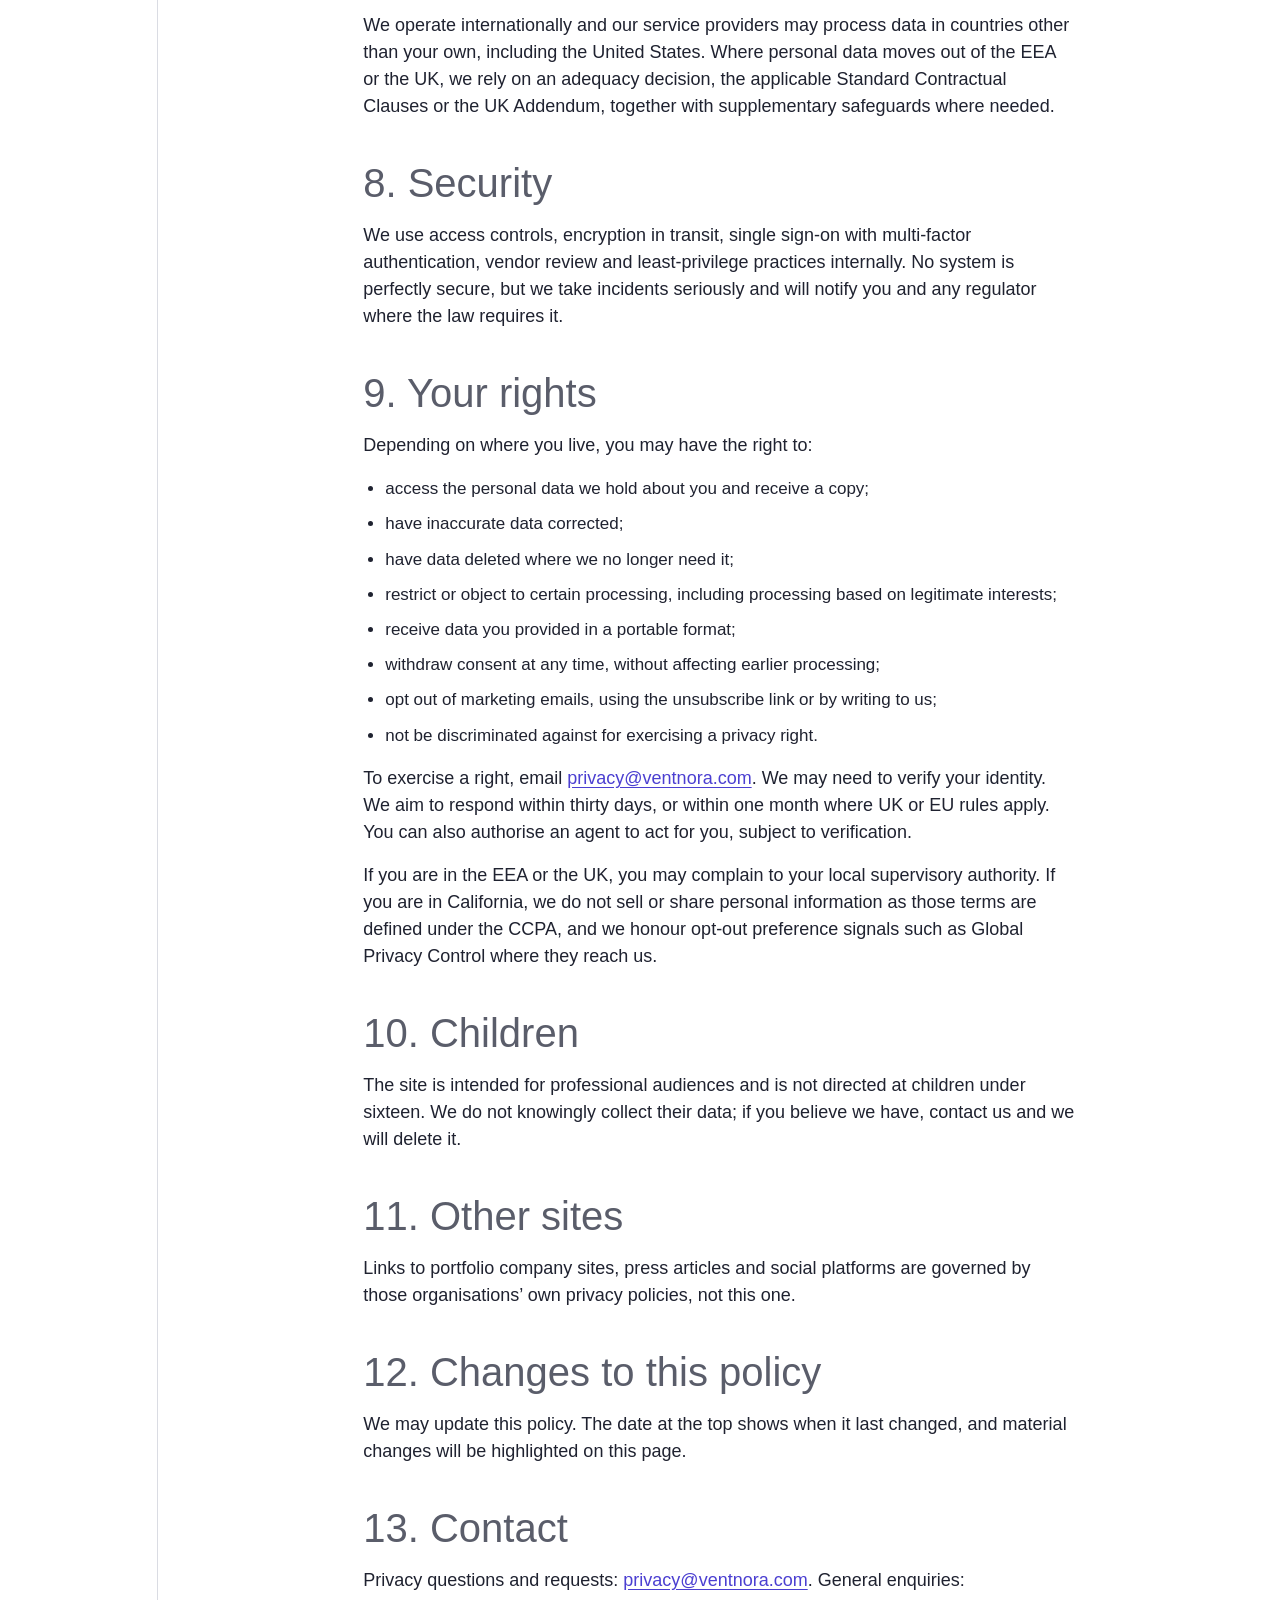
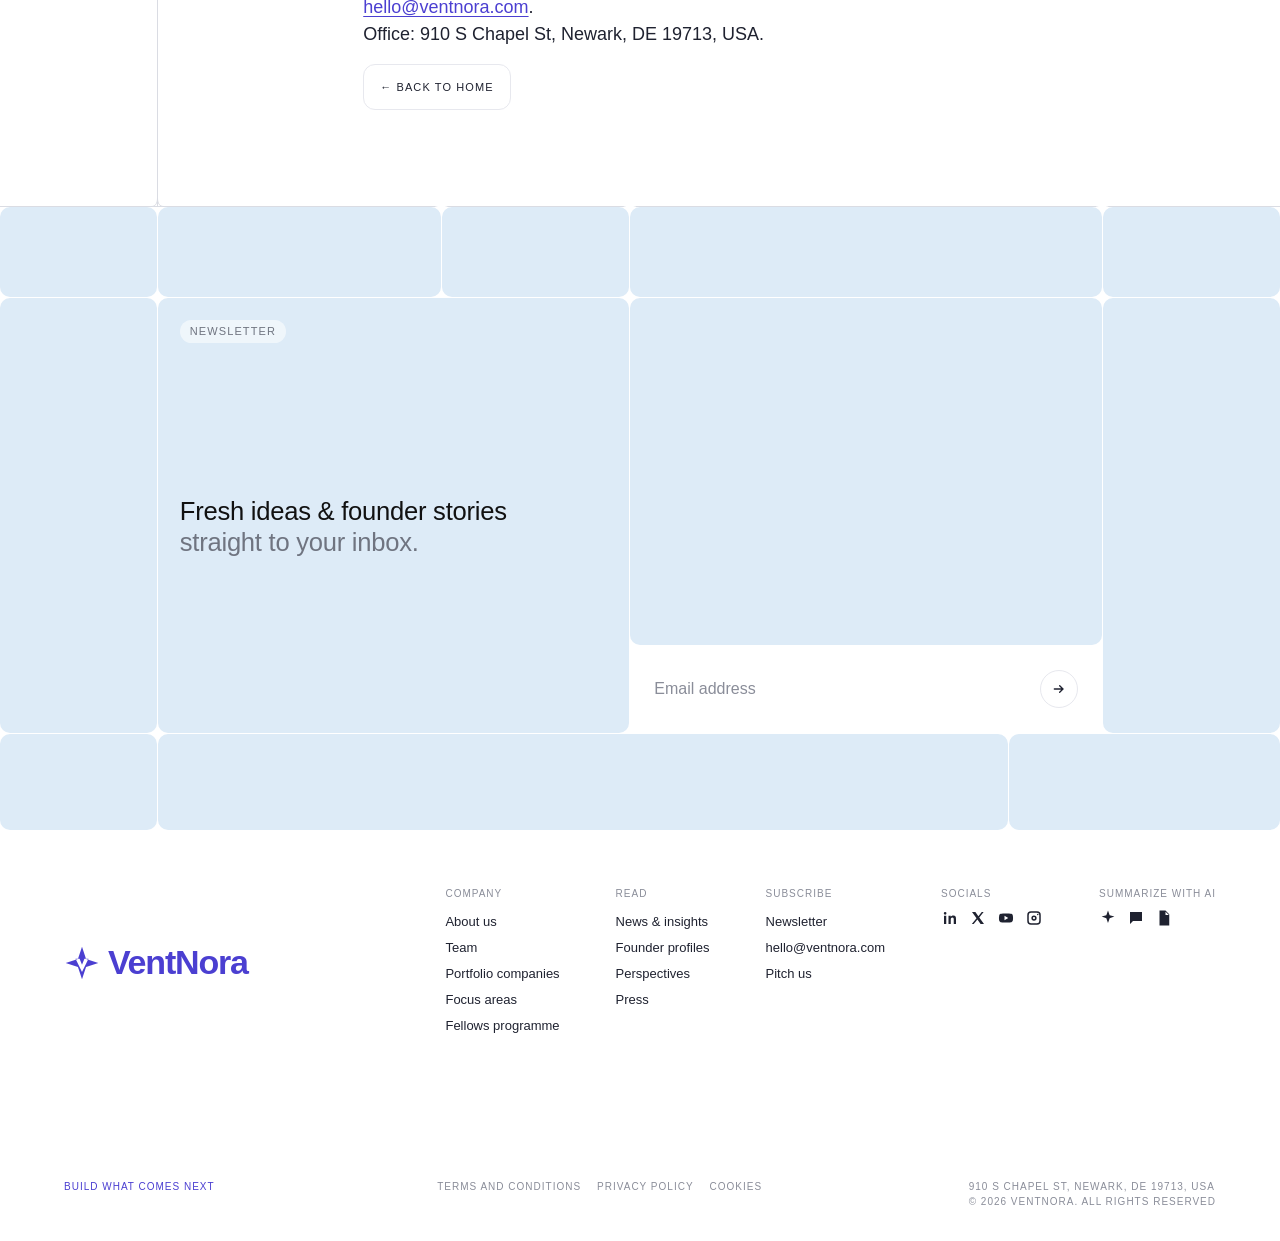
<file: privacy.html>
<!doctype html><html lang="en"><head><meta charset="utf-8"><meta name="viewport" content="width=device-width,initial-scale=1">
<title>Privacy policy · VentNora</title><link rel="icon" href="assets/favicon.svg" type="image/svg+xml"><link rel="stylesheet" href="assets/style.css"></head><body data-page="privacy.html">
<header><div class="bar"><a class="logo" href="index.html"><span class="mark"></span><span class="wordmark"><span>Vent</span><b>Nora</b></span></a><nav><a href="about.html">About</a><a href="team.html">Team</a><a href="portfolio.html">Portfolio</a><span class="nd"><a href="focus-areas.html">Focus Areas</a><span class="ndm"><a href="focus.html?a=applied-ai">Applied AI</a><a href="focus.html?a=security">Security</a><a href="focus.html?a=climate-energy">Climate & Energy</a><a href="focus.html?a=health-bio">Health &amp; Bio</a><a href="focus.html?a=fintech">Fintech</a></span></span><a href="fellows.html">Fellows</a><a href="blog.html">Blog</a></nav><button class="burger" aria-label="Menu">☰</button></div></header>
<main><section class="band"><div class="frame"><div class="article"><span class="chip">Legal</span><h1 class="left">Privacy policy</h1>
<p class="by"><b>VentNora</b>Last updated 1 June 2026</p>
<p>This policy explains what personal data VentNora (&ldquo;VentNora&rdquo;, &ldquo;we&rdquo;) collects through ventnora.com and in the course of our work with founders, investors and candidates, why we collect it, and what rights you have. VentNora is the controller of that data.</p>

<h2>1. Information we collect</h2>
<h3>Information you give us</h3>
<ul>
<li><b>Contact details</b> &mdash; name, email address, company, role and anything else you include when you email us, subscribe to the newsletter or submit a form.</li>
<li><b>Pitch and company materials</b> &mdash; decks, financial summaries, product information and founder biographies you share with us while we evaluate an opportunity.</li>
<li><b>Candidate information</b> &mdash; CVs and application details, whether sent to us directly or shared with us by a portfolio company for a role we are helping to fill.</li>
<li><b>Event details</b> &mdash; registration information and, where relevant, accessibility or dietary requirements you choose to tell us.</li>
</ul>
<h3>Information we collect automatically</h3>
<ul>
<li>IP address, approximate location derived from it, browser and device type, operating system and language.</li>
<li>Pages viewed, referring page, time on page and links clicked.</li>
<li>Email engagement, such as whether a newsletter was opened or a link in it was followed.</li>
</ul>
<h3>Information from other sources</h3>
<ul>
<li>Public sources such as company registries, company websites, conference listings and news coverage.</li>
<li>Professional networks and market data providers we use for research.</li>
<li>Introductions from mutual contacts, including people in our network who refer a founder or a candidate to us.</li>
</ul>

<h2>2. How we use it</h2>
<ul>
<li>To respond to you and to run the conversation that follows an introduction or a pitch.</li>
<li>To evaluate potential investments and to carry out diligence.</li>
<li>To manage our existing investments and support portfolio companies, including hiring support.</li>
<li>To send the newsletter and other updates you have asked for.</li>
<li>To operate, secure and improve the site, including aggregate analytics.</li>
<li>To meet legal, regulatory, tax, anti-money-laundering and know-your-customer obligations.</li>
<li>To establish, exercise or defend legal claims.</li>
</ul>
<p>We do not sell personal data, and we do not share it for cross-context behavioural advertising.</p>

<h2>3. Legal bases (EEA and UK)</h2>
<ul>
<li><b>Legitimate interests</b> &mdash; evaluating opportunities, running and improving our business and site, network research and security. We balance these against your rights.</li>
<li><b>Consent</b> &mdash; newsletter subscriptions and non-essential cookies. You can withdraw consent at any time.</li>
<li><b>Contract</b> &mdash; steps taken at your request before or under an agreement with us.</li>
<li><b>Legal obligation</b> &mdash; regulatory, tax and compliance requirements.</li>
</ul>

<h2 id="cookies">4. Cookies and similar technologies</h2>
<p>We keep cookie use to a minimum. The categories we may set are:</p>
<ul>
<li><b>Strictly necessary</b> &mdash; needed for the site to load, to balance traffic and to protect against abuse. These cannot be switched off.</li>
<li><b>Preferences</b> &mdash; remember choices such as a dismissed banner.</li>
<li><b>Analytics</b> &mdash; help us understand which pages are read and where people leave. We use aggregated reporting and do not attempt to identify individual visitors from it.</li>
</ul>
<p>Non-essential cookies are set only where you have consented, or where local law permits them without consent. You can clear or block cookies in your browser settings; strictly necessary cookies are required for parts of the site to work correctly. Embedded third-party content, such as a video player, may set its own cookies under that provider&rsquo;s policy.</p>

<h2>5. Who we share it with</h2>
<ul>
<li><b>Service providers</b> &mdash; hosting, email delivery, analytics, document storage, CRM and security vendors, acting on our instructions under contract.</li>
<li><b>Professional advisers</b> &mdash; lawyers, accountants and auditors, bound by professional duties of confidentiality.</li>
<li><b>Co-investors and syndicate partners</b> &mdash; where you have asked us to make an introduction or where sharing is a normal part of a financing you are pursuing.</li>
<li><b>Portfolio companies</b> &mdash; for candidate referrals, with your knowledge.</li>
<li><b>Authorities</b> &mdash; where we are legally required to disclose, or to protect our rights and the safety of others.</li>
<li><b>Successors</b> &mdash; in connection with a reorganisation of the firm or a transfer of its business.</li>
</ul>

<h2>6. How long we keep it</h2>
<p>We keep personal data only as long as we need it. Newsletter data is kept until you unsubscribe, plus a short suppression record so we do not contact you again. Pitch materials for companies we do not invest in are typically retained for up to twenty-four months so we can recognise your company if you come back to us, unless you ask us to delete them sooner. Records relating to investments, and records we must keep for tax, regulatory or legal reasons, are retained for the periods required by law.</p>

<h2>7. International transfers</h2>
<p>We operate internationally and our service providers may process data in countries other than your own, including the United States. Where personal data moves out of the EEA or the UK, we rely on an adequacy decision, the applicable Standard Contractual Clauses or the UK Addendum, together with supplementary safeguards where needed.</p>

<h2>8. Security</h2>
<p>We use access controls, encryption in transit, single sign-on with multi-factor authentication, vendor review and least-privilege practices internally. No system is perfectly secure, but we take incidents seriously and will notify you and any regulator where the law requires it.</p>

<h2>9. Your rights</h2>
<p>Depending on where you live, you may have the right to:</p>
<ul>
<li>access the personal data we hold about you and receive a copy;</li>
<li>have inaccurate data corrected;</li>
<li>have data deleted where we no longer need it;</li>
<li>restrict or object to certain processing, including processing based on legitimate interests;</li>
<li>receive data you provided in a portable format;</li>
<li>withdraw consent at any time, without affecting earlier processing;</li>
<li>opt out of marketing emails, using the unsubscribe link or by writing to us;</li>
<li>not be discriminated against for exercising a privacy right.</li>
</ul>
<p>To exercise a right, email <a href="mailto:privacy@ventnora.com">privacy@ventnora.com</a>. We may need to verify your identity. We aim to respond within thirty days, or within one month where UK or EU rules apply. You can also authorise an agent to act for you, subject to verification.</p>
<p>If you are in the EEA or the UK, you may complain to your local supervisory authority. If you are in California, we do not sell or share personal information as those terms are defined under the CCPA, and we honour opt-out preference signals such as Global Privacy Control where they reach us.</p>

<h2>10. Children</h2>
<p>The site is intended for professional audiences and is not directed at children under sixteen. We do not knowingly collect their data; if you believe we have, contact us and we will delete it.</p>

<h2>11. Other sites</h2>
<p>Links to portfolio company sites, press articles and social platforms are governed by those organisations&rsquo; own privacy policies, not this one.</p>

<h2>12. Changes to this policy</h2>
<p>We may update this policy. The date at the top shows when it last changed, and material changes will be highlighted on this page.</p>

<h2>13. Contact</h2>
<p>Privacy questions and requests: <a href="mailto:privacy@ventnora.com">privacy@ventnora.com</a>. General enquiries: <a href="mailto:hello@ventnora.com">hello@ventnora.com</a>.<br>Office: 910 S Chapel St, Newark, DE 19713, USA.</p>
<a class="more" href="index.html">&larr; Back to home</a></div></div></section></main>
<section class="cta" id="subscribe"><div class="tiles">
<div class="t"></div><div class="t"></div><div class="t sp"></div><div class="t sp" style="grid-column:span 2"></div><div class="t sp"></div>
<div class="t"></div><div class="t sp text" style="grid-column:span 2"><span class="pill">Newsletter</span><h3>Fresh ideas &amp; founder stories<br><span>straight to your inbox.</span></h3></div>
<div class="t sp form" style="grid-column:span 2"><div class="blank"></div><form class="news"><input type="email" placeholder="Email address" aria-label="Email address" required><button aria-label="Subscribe"><svg viewBox="0 0 24 24"><path d="M5 12h13m-5-5 5 5-5 5" fill="none" stroke="currentColor" stroke-width="2" stroke-linecap="round"/></svg></button></form></div><div class="t sp"></div>
<div class="t"></div><div class="t sp" style="grid-column:span 3"></div><div class="t sp" style="grid-column:span 2"></div>
</div></section>
<footer><div class="foot"><a class="logo big" href="index.html"><span class="mark"></span><span class="wordmark"><span>Vent</span><b>Nora</b></span></a>
<div class="cols"><div><small>Company</small><a href="about.html">About us</a><a href="team.html">Team</a><a href="portfolio.html">Portfolio companies</a><a href="focus-areas.html">Focus areas</a><a href="fellows.html">Fellows programme</a></div><div><small>Read</small><a href="blog.html">News &amp; insights</a><a href="blog.html#bStories">Founder profiles</a><a href="blog.html#bViews">Perspectives</a><a href="blog.html#bPress">Press</a></div><div><small>Subscribe</small><a href="blog.html#subscribe">Newsletter</a><a href="mailto:hello@ventnora.com">hello@ventnora.com</a><a href="mailto:pitch@ventnora.com">Pitch us</a></div><div><small>Socials</small><div class="icons"><a href="https://www.linkedin.com/company/ventnora" class="ic" aria-label="LinkedIn" target="_blank" rel="noopener"><svg viewBox="0 0 24 24"><path d="M4 9h3v11H4zM5.5 4a1.8 1.8 0 110 3.6 1.8 1.8 0 010-3.6zM10 9h3v1.6c.5-.9 1.7-1.8 3.4-1.8 3.2 0 3.6 2 3.6 4.7V20h-3v-5.6c0-1.3 0-3-1.8-3s-2.2 1.4-2.2 2.9V20h-3z"/></svg></a><a href="https://x.com/ventnora" class="ic" aria-label="X" target="_blank" rel="noopener"><svg viewBox="0 0 24 24"><path d="M4 4h4.5l4 5.6L17 4h2.5l-5.8 7.2L20 20h-4.5l-4.3-6-4.9 6H3.8l6.2-7.6z"/></svg></a><a href="https://www.youtube.com/@ventnora" class="ic" aria-label="YouTube" target="_blank" rel="noopener"><svg viewBox="0 0 24 24"><path d="M21 8.2a2.6 2.6 0 00-1.8-1.8C17.6 6 12 6 12 6s-5.6 0-7.2.4A2.6 2.6 0 003 8.2 27 27 0 002.6 12c0 1.3.1 2.6.4 3.8a2.6 2.6 0 001.8 1.8C6.4 18 12 18 12 18s5.6 0 7.2-.4a2.6 2.6 0 001.8-1.8c.3-1.2.4-2.5.4-3.8s-.1-2.6-.4-3.8zM10 15V9l5 3z"/></svg></a><a href="https://www.instagram.com/ventnora" class="ic" aria-label="Instagram" target="_blank" rel="noopener"><svg viewBox="0 0 24 24"><path d="M8 3h8a5 5 0 015 5v8a5 5 0 01-5 5H8a5 5 0 01-5-5V8a5 5 0 015-5zm0 2a3 3 0 00-3 3v8a3 3 0 003 3h8a3 3 0 003-3V8a3 3 0 00-3-3zm4 3.5a3.5 3.5 0 110 7 3.5 3.5 0 010-7zm0 2a1.5 1.5 0 100 3 1.5 1.5 0 000-3zM17 6.3a1 1 0 110 2 1 1 0 010-2z"/></svg></a></div></div><div><small>Summarize with AI</small><div class="icons"><a href="https://chatgpt.com/?q=Summarise%20VentNora%20%28ventnora.com%29%3A%20their%20thesis%2C%20focus%20areas%20and%20portfolio." class="ic" aria-label="AI assistant" target="_blank" rel="noopener"><svg viewBox="0 0 24 24"><path d="M12 2l2.2 6.3L20.5 10l-6.3 2.2L12 18.5l-2.2-6.3L3.5 10l6.3-1.7z"/></svg></a><a href="https://claude.ai/new?q=Summarise%20VentNora%20%28ventnora.com%29%3A%20their%20thesis%2C%20focus%20areas%20and%20portfolio." class="ic" aria-label="Chat" target="_blank" rel="noopener"><svg viewBox="0 0 24 24"><path d="M4 4h16v12H8l-4 4z"/></svg></a><a href="blog.html" class="ic" aria-label="Summary"><svg viewBox="0 0 24 24"><path d="M6 2h8l5 5v15H6zm8 1.5V8h4.5z"/></svg></a></div></div></div></div>
<div class="legal"><span class="accent">Build what comes next</span><span><a href="terms.html">Terms and conditions</a><a href="privacy.html">Privacy policy</a><a href="privacy.html#cookies">Cookies</a></span><span>910 S Chapel St, Newark, DE 19713, USA<br>&copy; 2026 VentNora. All rights reserved</span></div></footer>
<script src="assets/data.js"></script><script src="assets/app.js"></script></body></html>
</file>
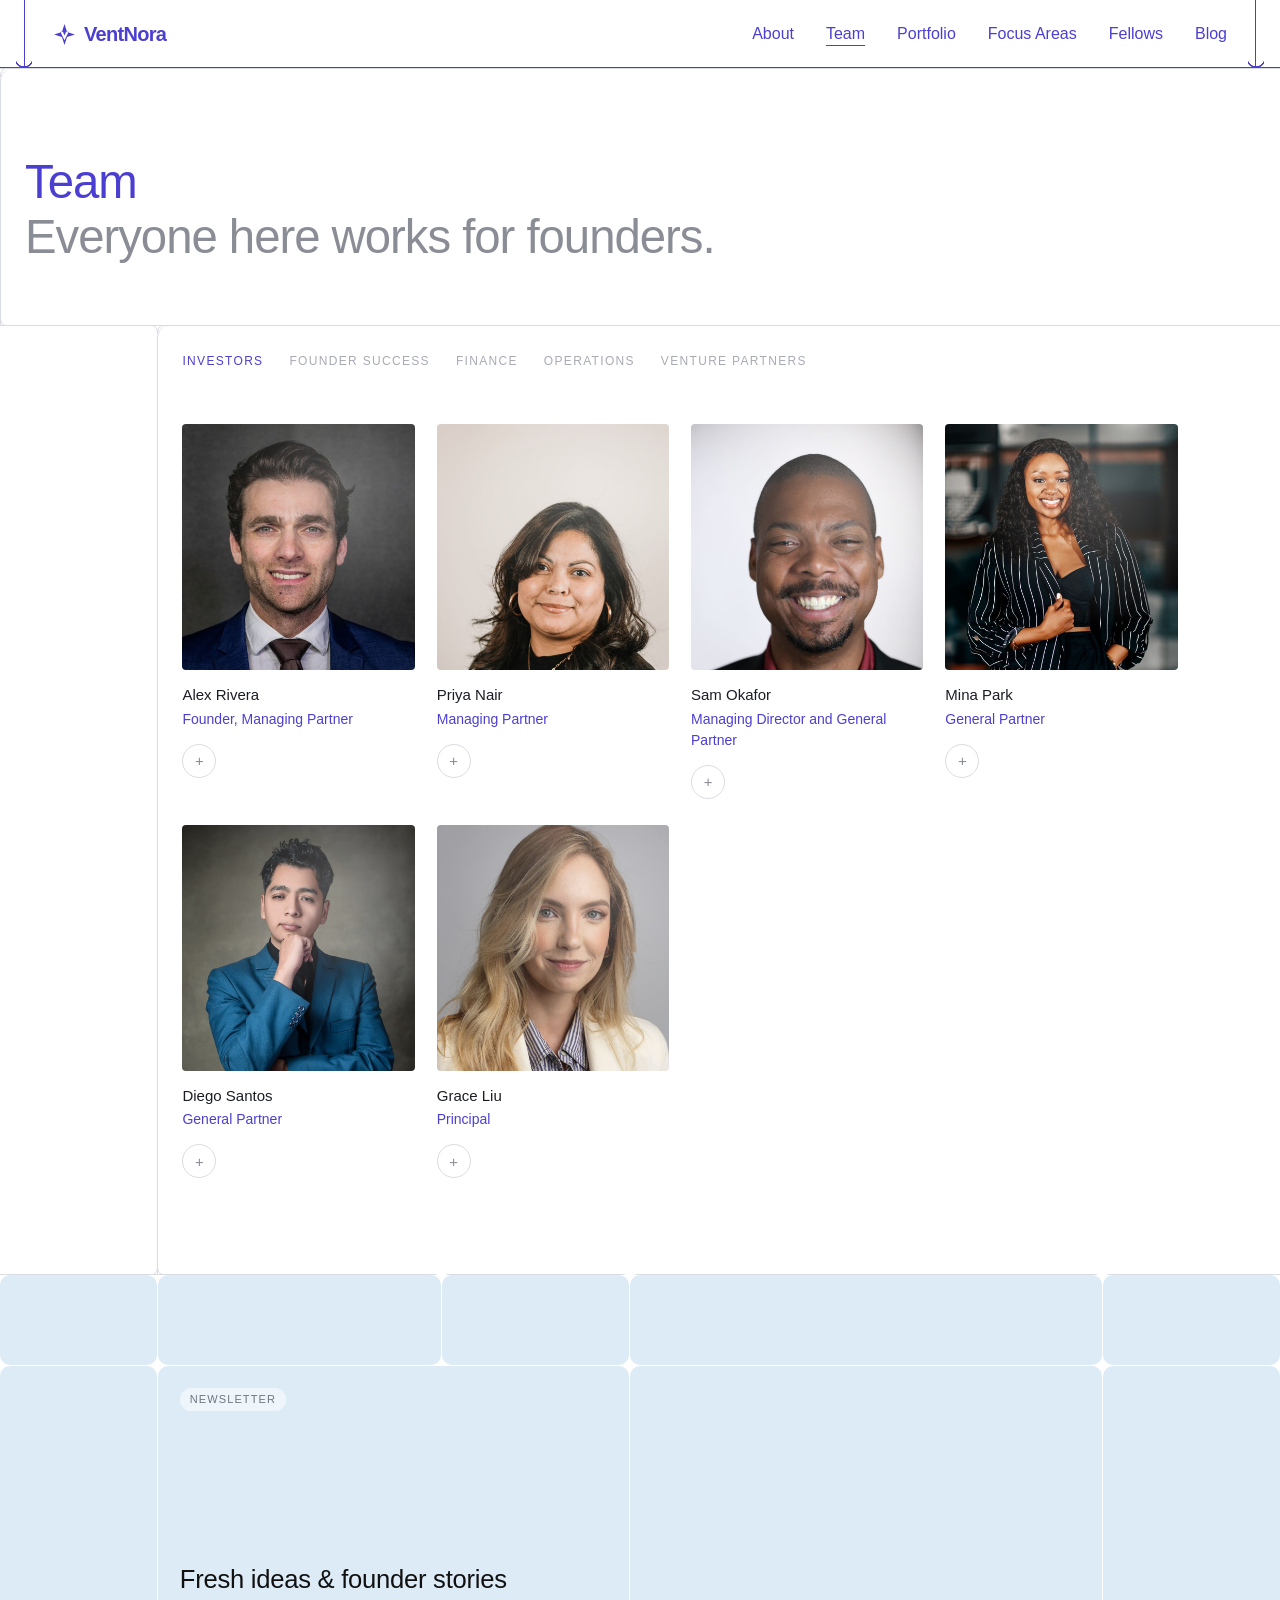
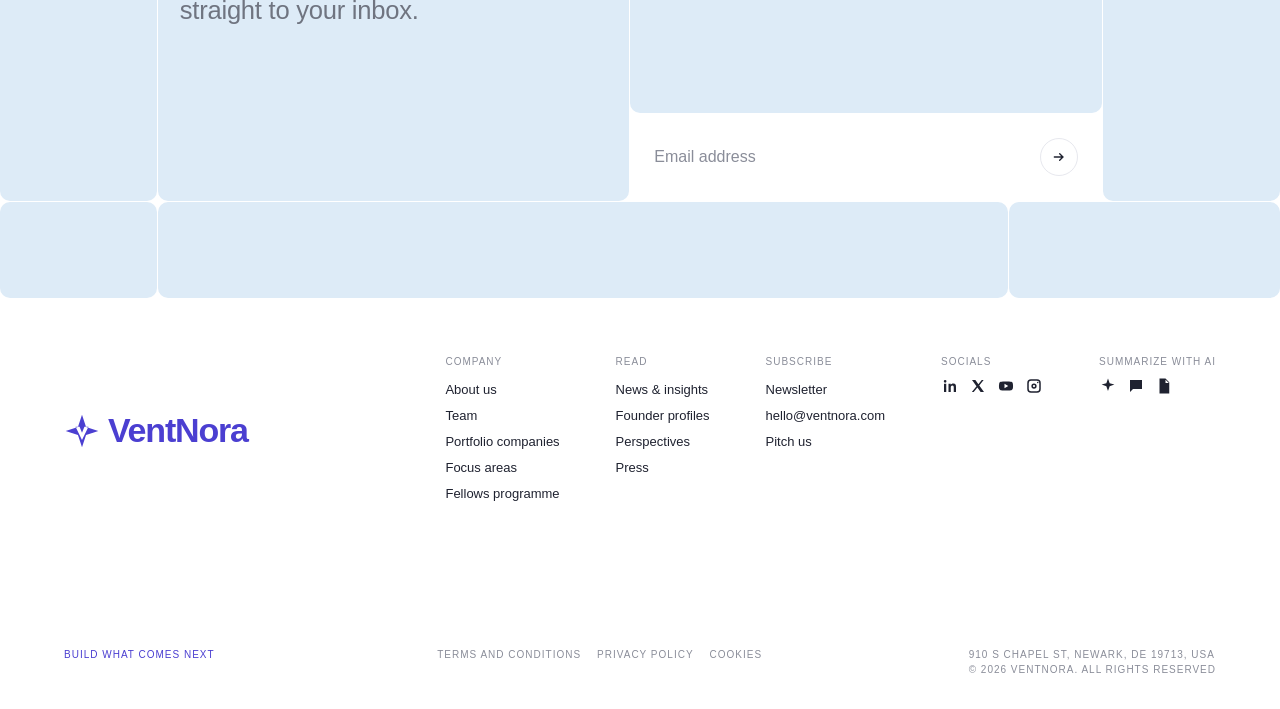
<file: team.html>
<!doctype html><html lang="en"><head><meta charset="utf-8"><meta name="viewport" content="width=device-width,initial-scale=1">
<title>Team · VentNora</title><link rel="icon" href="assets/favicon.svg" type="image/svg+xml"><link rel="stylesheet" href="assets/style.css"></head><body data-page="team.html">
<header><div class="bar"><a class="logo" href="index.html"><span class="mark"></span><span class="wordmark"><span>Vent</span><b>Nora</b></span></a><nav><a href="about.html">About</a><a href="team.html" class=on>Team</a><a href="portfolio.html">Portfolio</a><span class="nd"><a href="focus-areas.html">Focus Areas</a><span class="ndm"><a href="focus.html?a=applied-ai">Applied AI</a><a href="focus.html?a=security">Security</a><a href="focus.html?a=climate-energy">Climate & Energy</a><a href="focus.html?a=health-bio">Health &amp; Bio</a><a href="focus.html?a=fintech">Fintech</a></span></span><a href="fellows.html">Fellows</a><a href="blog.html">Blog</a></nav><button class="burger" aria-label="Menu">☰</button></div></header>
<main id="teamPage">
<section class="band"><div class="frame thero"><h1 class="tbig"><em>Team</em><span>Everyone here works for founders.</span></h1></div></section>
<section class="band"><div class="frame twrap">
<div class="tabs" id="teamTabs"></div>
<div class="tgrid" id="teamGrid2"></div>
</div></section>
</main>
<section class="cta" id="subscribe"><div class="tiles">
<div class="t"></div><div class="t"></div><div class="t sp"></div><div class="t sp" style="grid-column:span 2"></div><div class="t sp"></div>
<div class="t"></div><div class="t sp text" style="grid-column:span 2"><span class="pill">Newsletter</span><h3>Fresh ideas &amp; founder stories<br><span>straight to your inbox.</span></h3></div>
<div class="t sp form" style="grid-column:span 2"><div class="blank"></div><form class="news"><input type="email" placeholder="Email address" aria-label="Email address" required><button aria-label="Subscribe"><svg viewBox="0 0 24 24"><path d="M5 12h13m-5-5 5 5-5 5" fill="none" stroke="currentColor" stroke-width="2" stroke-linecap="round"/></svg></button></form></div><div class="t sp"></div>
<div class="t"></div><div class="t sp" style="grid-column:span 3"></div><div class="t sp" style="grid-column:span 2"></div>
</div></section>
<footer><div class="foot"><a class="logo big" href="index.html"><span class="mark"></span><span class="wordmark"><span>Vent</span><b>Nora</b></span></a>
<div class="cols"><div><small>Company</small><a href="about.html">About us</a><a href="team.html">Team</a><a href="portfolio.html">Portfolio companies</a><a href="focus-areas.html">Focus areas</a><a href="fellows.html">Fellows programme</a></div><div><small>Read</small><a href="blog.html">News &amp; insights</a><a href="blog.html#bStories">Founder profiles</a><a href="blog.html#bViews">Perspectives</a><a href="blog.html#bPress">Press</a></div><div><small>Subscribe</small><a href="blog.html#subscribe">Newsletter</a><a href="mailto:hello@ventnora.com">hello@ventnora.com</a><a href="mailto:pitch@ventnora.com">Pitch us</a></div><div><small>Socials</small><div class="icons"><a href="https://www.linkedin.com/company/ventnora" class="ic" aria-label="LinkedIn" target="_blank" rel="noopener"><svg viewBox="0 0 24 24"><path d="M4 9h3v11H4zM5.5 4a1.8 1.8 0 110 3.6 1.8 1.8 0 010-3.6zM10 9h3v1.6c.5-.9 1.7-1.8 3.4-1.8 3.2 0 3.6 2 3.6 4.7V20h-3v-5.6c0-1.3 0-3-1.8-3s-2.2 1.4-2.2 2.9V20h-3z"/></svg></a><a href="https://x.com/ventnora" class="ic" aria-label="X" target="_blank" rel="noopener"><svg viewBox="0 0 24 24"><path d="M4 4h4.5l4 5.6L17 4h2.5l-5.8 7.2L20 20h-4.5l-4.3-6-4.9 6H3.8l6.2-7.6z"/></svg></a><a href="https://www.youtube.com/@ventnora" class="ic" aria-label="YouTube" target="_blank" rel="noopener"><svg viewBox="0 0 24 24"><path d="M21 8.2a2.6 2.6 0 00-1.8-1.8C17.6 6 12 6 12 6s-5.6 0-7.2.4A2.6 2.6 0 003 8.2 27 27 0 002.6 12c0 1.3.1 2.6.4 3.8a2.6 2.6 0 001.8 1.8C6.4 18 12 18 12 18s5.6 0 7.2-.4a2.6 2.6 0 001.8-1.8c.3-1.2.4-2.5.4-3.8s-.1-2.6-.4-3.8zM10 15V9l5 3z"/></svg></a><a href="https://www.instagram.com/ventnora" class="ic" aria-label="Instagram" target="_blank" rel="noopener"><svg viewBox="0 0 24 24"><path d="M8 3h8a5 5 0 015 5v8a5 5 0 01-5 5H8a5 5 0 01-5-5V8a5 5 0 015-5zm0 2a3 3 0 00-3 3v8a3 3 0 003 3h8a3 3 0 003-3V8a3 3 0 00-3-3zm4 3.5a3.5 3.5 0 110 7 3.5 3.5 0 010-7zm0 2a1.5 1.5 0 100 3 1.5 1.5 0 000-3zM17 6.3a1 1 0 110 2 1 1 0 010-2z"/></svg></a></div></div><div><small>Summarize with AI</small><div class="icons"><a href="https://chatgpt.com/?q=Summarise%20VentNora%20%28ventnora.com%29%3A%20their%20thesis%2C%20focus%20areas%20and%20portfolio." class="ic" aria-label="AI assistant" target="_blank" rel="noopener"><svg viewBox="0 0 24 24"><path d="M12 2l2.2 6.3L20.5 10l-6.3 2.2L12 18.5l-2.2-6.3L3.5 10l6.3-1.7z"/></svg></a><a href="https://claude.ai/new?q=Summarise%20VentNora%20%28ventnora.com%29%3A%20their%20thesis%2C%20focus%20areas%20and%20portfolio." class="ic" aria-label="Chat" target="_blank" rel="noopener"><svg viewBox="0 0 24 24"><path d="M4 4h16v12H8l-4 4z"/></svg></a><a href="blog.html" class="ic" aria-label="Summary"><svg viewBox="0 0 24 24"><path d="M6 2h8l5 5v15H6zm8 1.5V8h4.5z"/></svg></a></div></div></div></div>
<div class="legal"><span class="accent">Build what comes next</span><span><a href="terms.html">Terms and conditions</a><a href="privacy.html">Privacy policy</a><a href="privacy.html#cookies">Cookies</a></span><span>910 S Chapel St, Newark, DE 19713, USA<br>&copy; 2026 VentNora. All rights reserved</span></div></footer>
<script src="assets/data.js"></script><script src="assets/app.js"></script></body></html>
</file>
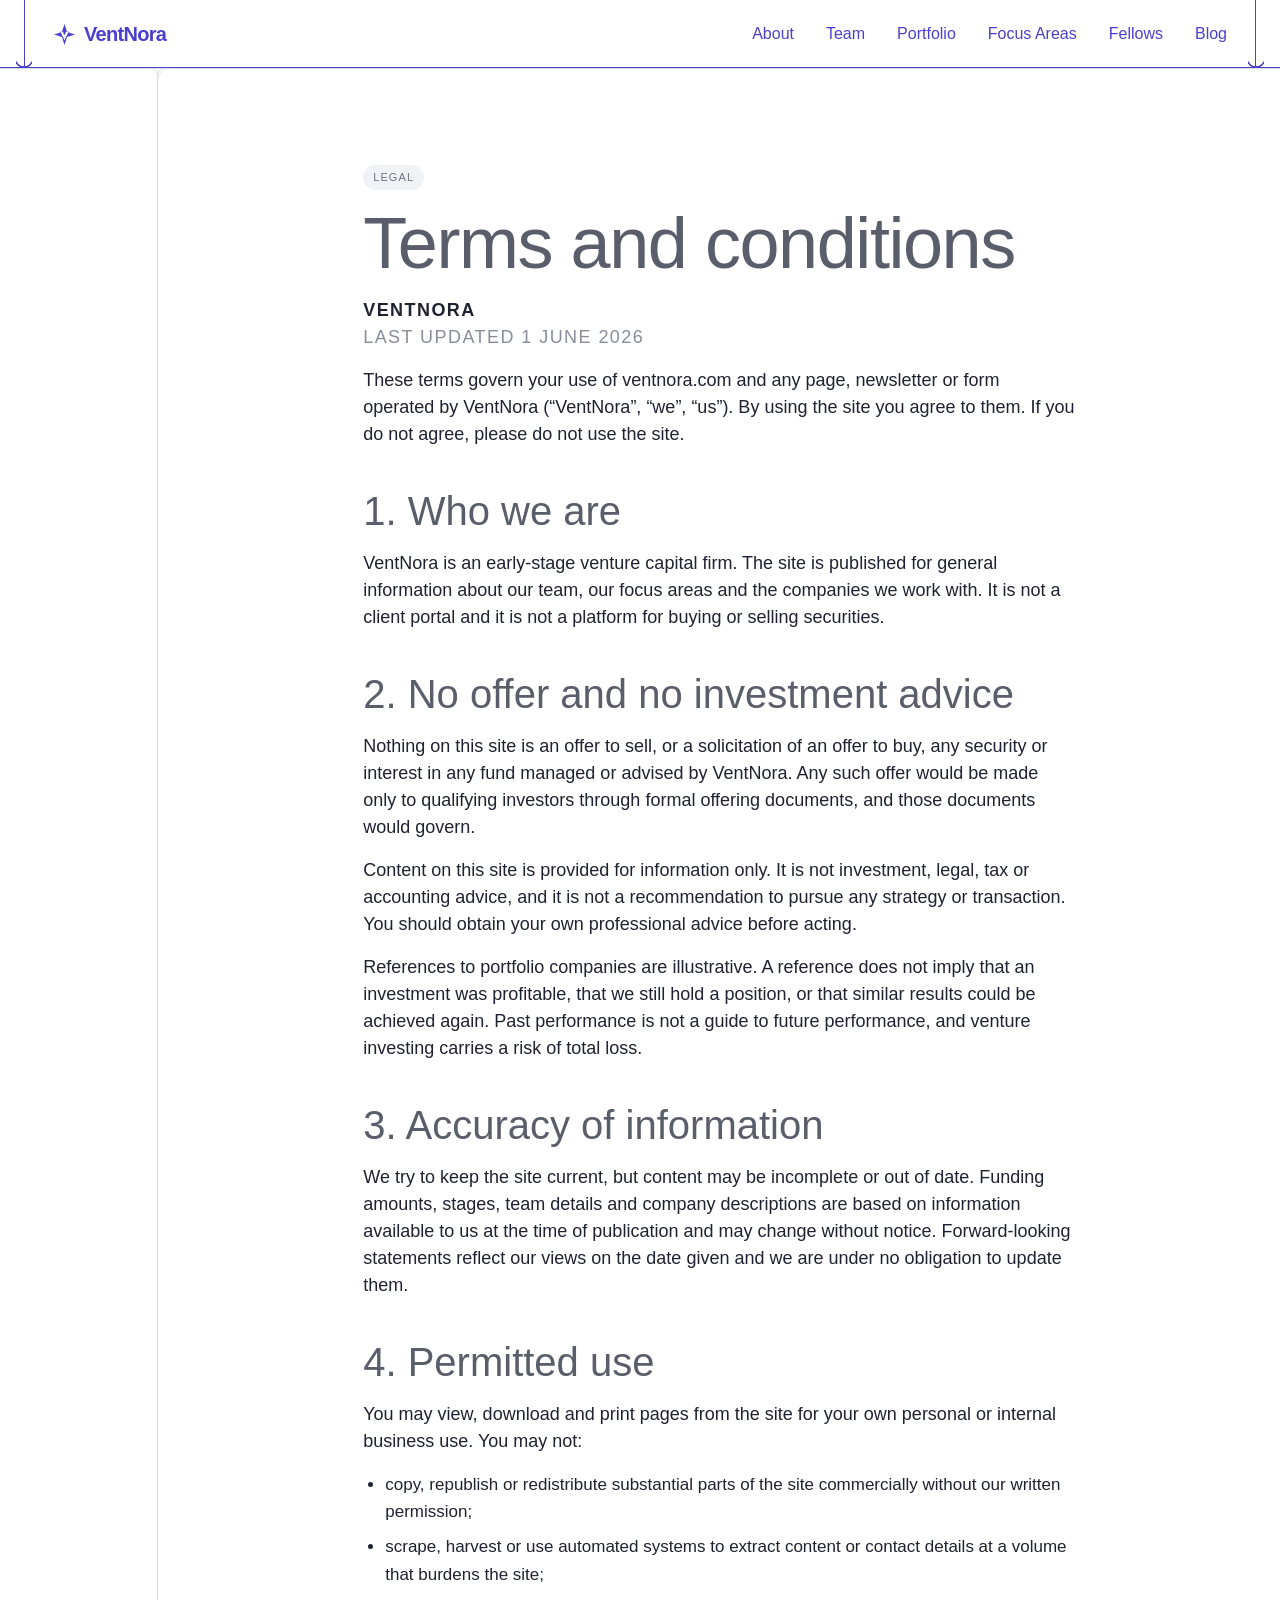
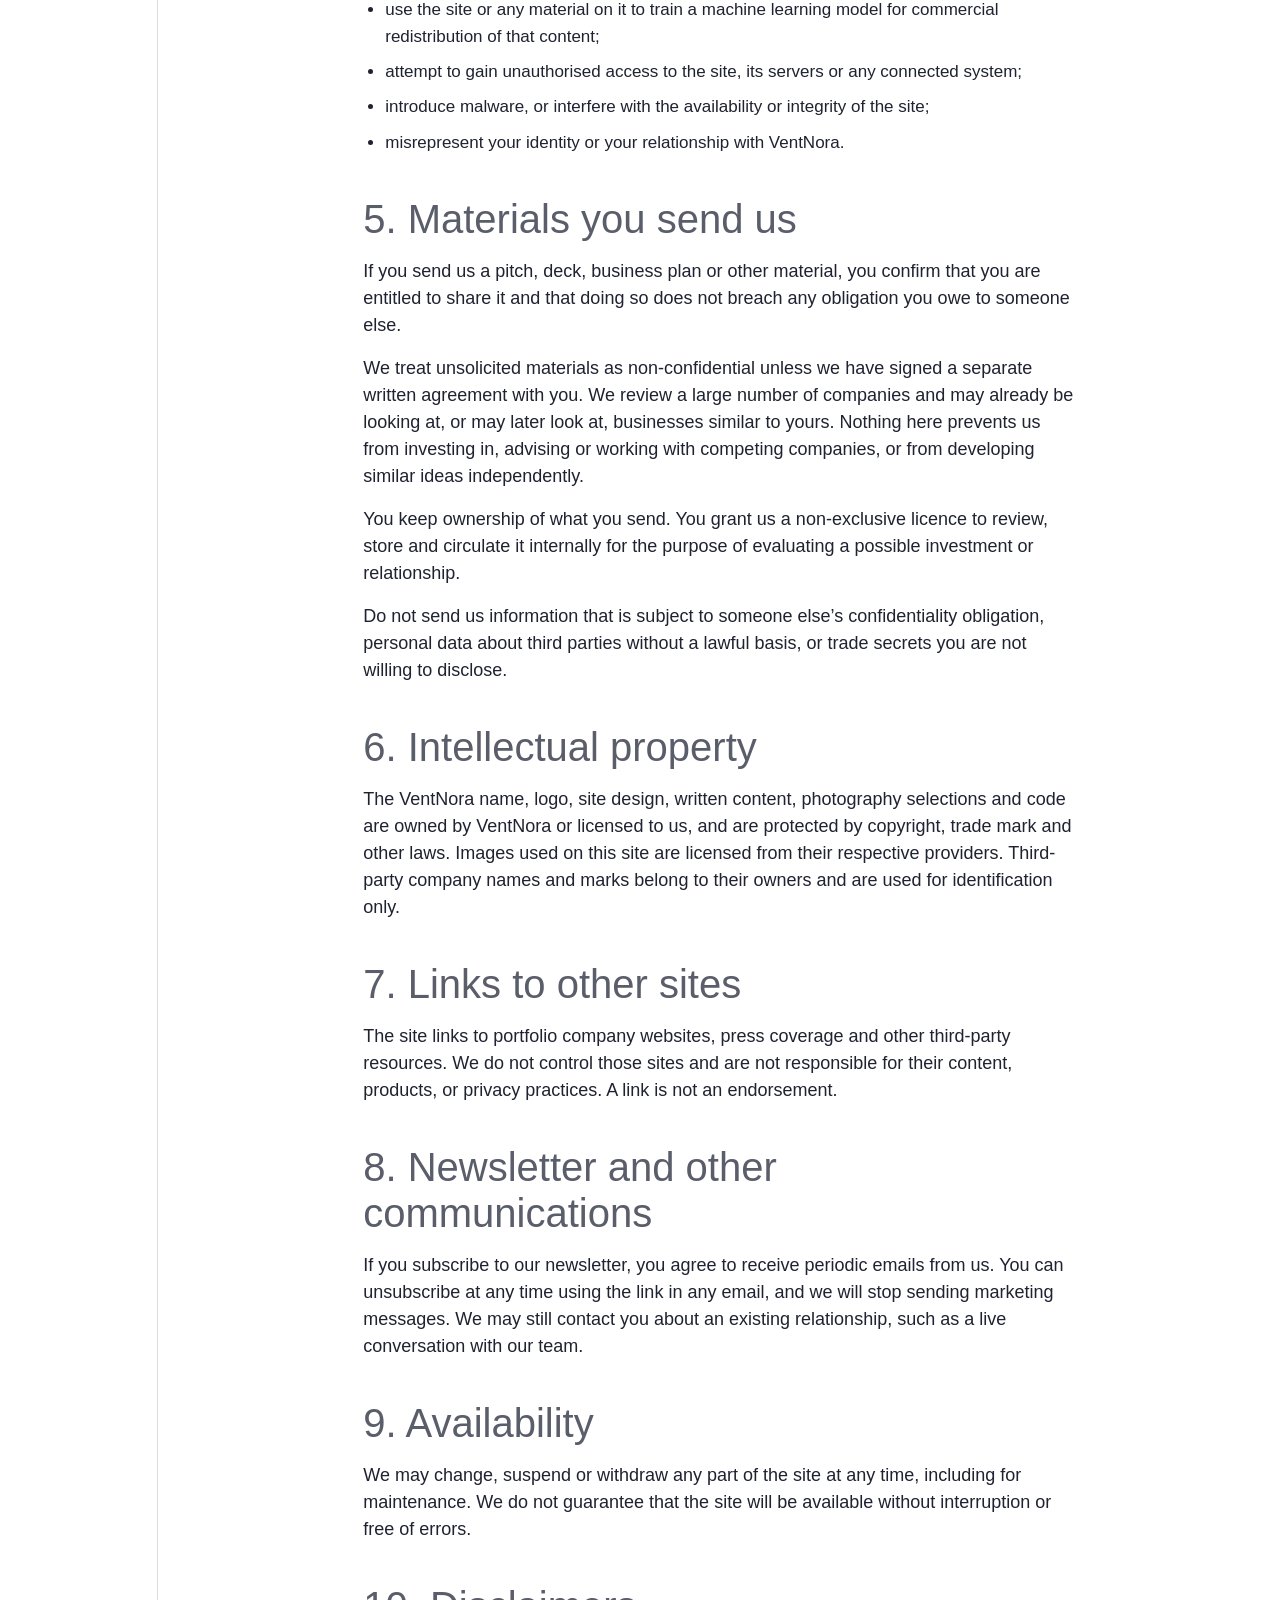
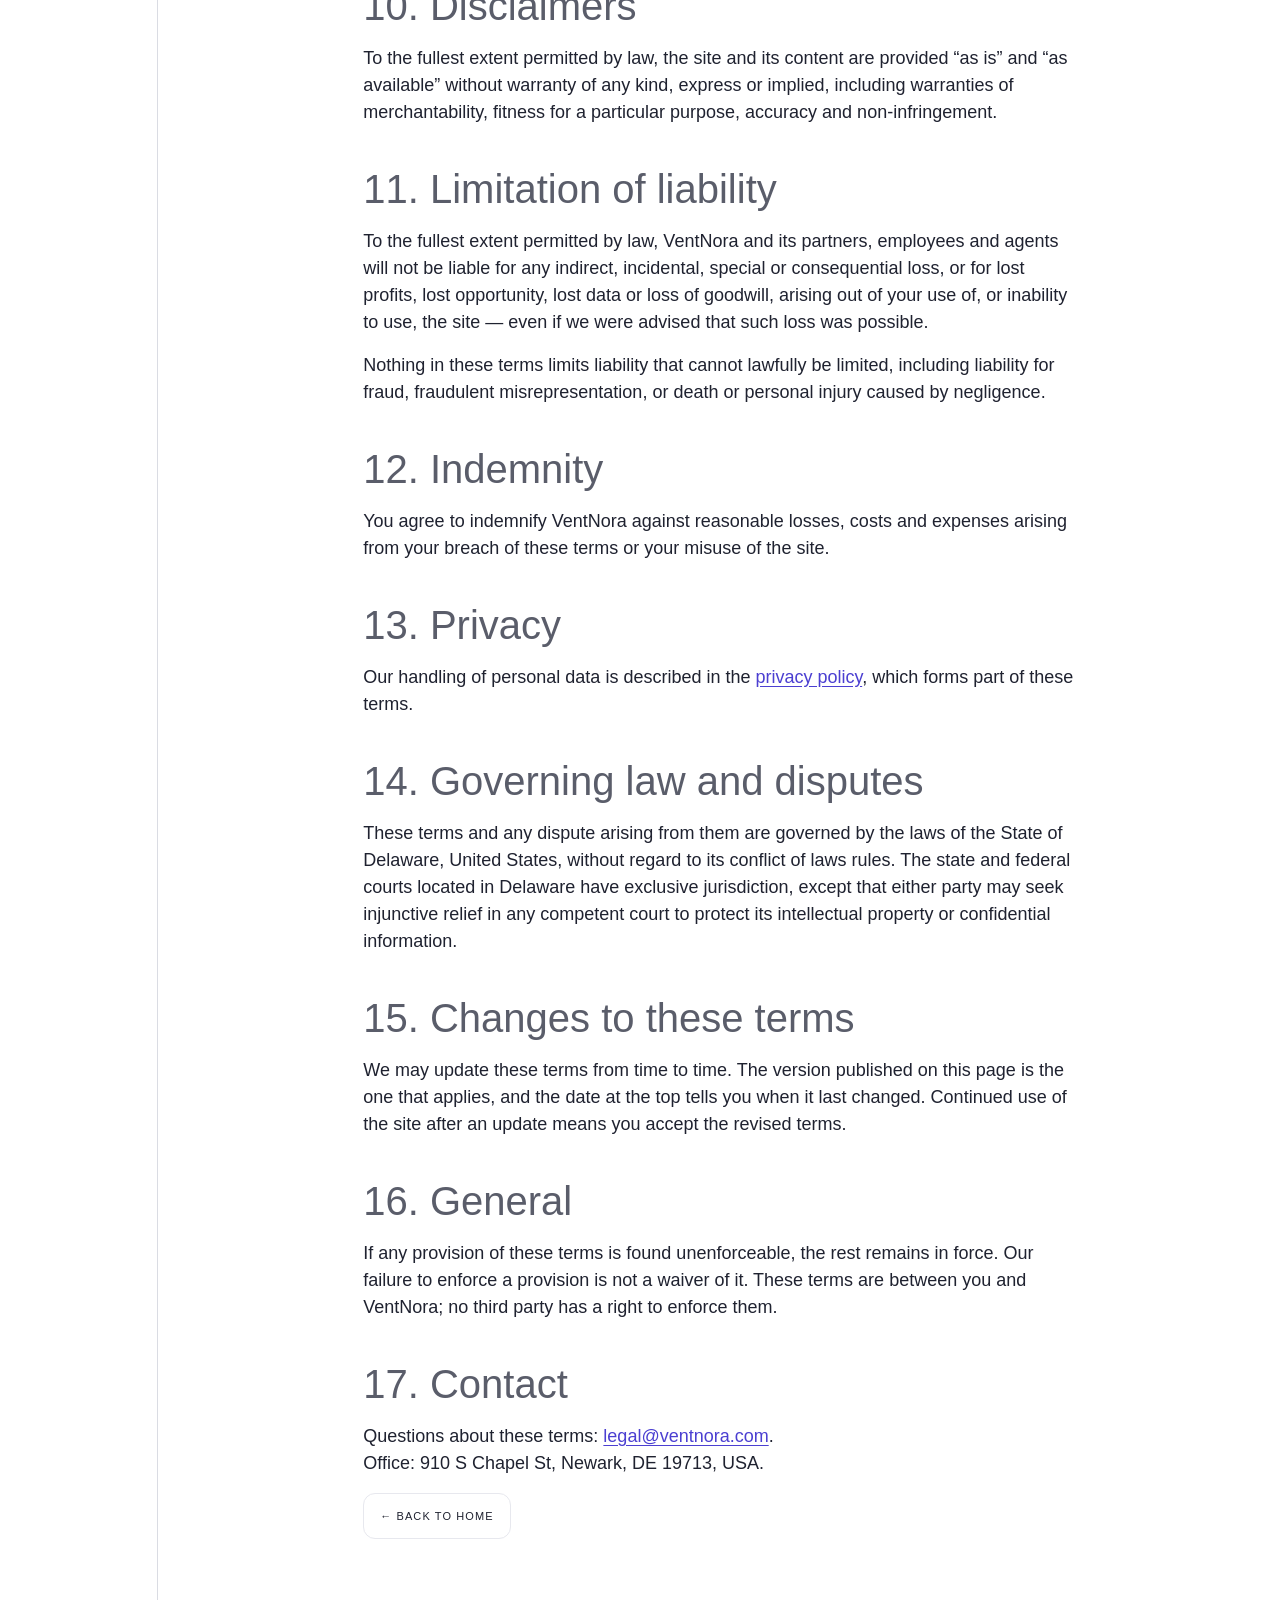
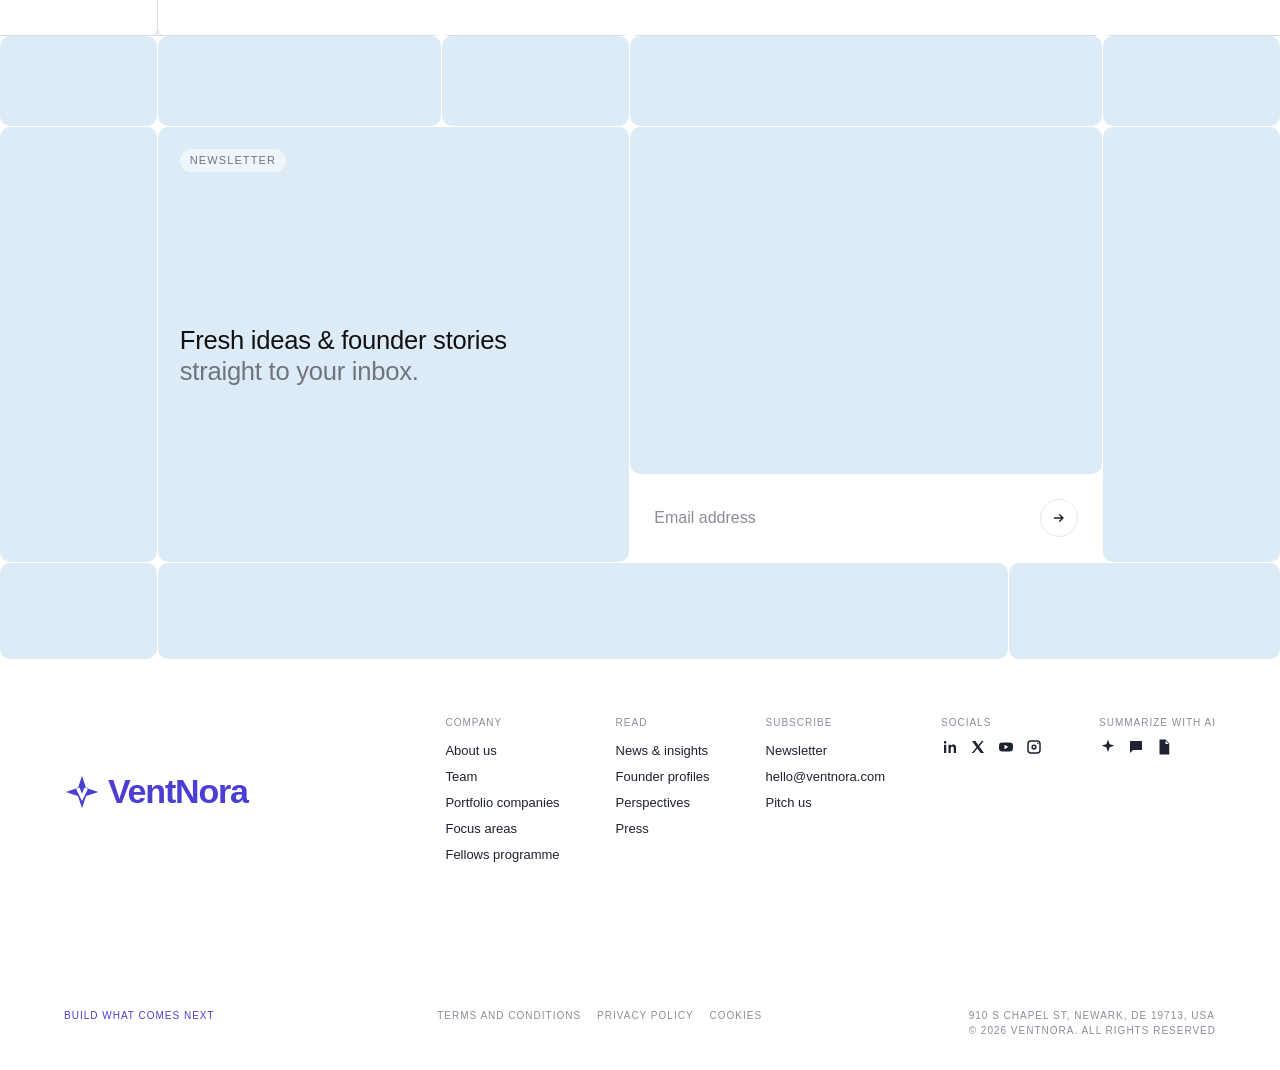
<file: terms.html>
<!doctype html><html lang="en"><head><meta charset="utf-8"><meta name="viewport" content="width=device-width,initial-scale=1">
<title>Terms and conditions · VentNora</title><link rel="icon" href="assets/favicon.svg" type="image/svg+xml"><link rel="stylesheet" href="assets/style.css"></head><body data-page="terms.html">
<header><div class="bar"><a class="logo" href="index.html"><span class="mark"></span><span class="wordmark"><span>Vent</span><b>Nora</b></span></a><nav><a href="about.html">About</a><a href="team.html">Team</a><a href="portfolio.html">Portfolio</a><span class="nd"><a href="focus-areas.html">Focus Areas</a><span class="ndm"><a href="focus.html?a=applied-ai">Applied AI</a><a href="focus.html?a=security">Security</a><a href="focus.html?a=climate-energy">Climate & Energy</a><a href="focus.html?a=health-bio">Health &amp; Bio</a><a href="focus.html?a=fintech">Fintech</a></span></span><a href="fellows.html">Fellows</a><a href="blog.html">Blog</a></nav><button class="burger" aria-label="Menu">☰</button></div></header>
<main><section class="band"><div class="frame"><div class="article"><span class="chip">Legal</span><h1 class="left">Terms and conditions</h1>
<p class="by"><b>VentNora</b>Last updated 1 June 2026</p>
<p>These terms govern your use of ventnora.com and any page, newsletter or form operated by VentNora (&ldquo;VentNora&rdquo;, &ldquo;we&rdquo;, &ldquo;us&rdquo;). By using the site you agree to them. If you do not agree, please do not use the site.</p>

<h2>1. Who we are</h2>
<p>VentNora is an early-stage venture capital firm. The site is published for general information about our team, our focus areas and the companies we work with. It is not a client portal and it is not a platform for buying or selling securities.</p>

<h2>2. No offer and no investment advice</h2>
<p>Nothing on this site is an offer to sell, or a solicitation of an offer to buy, any security or interest in any fund managed or advised by VentNora. Any such offer would be made only to qualifying investors through formal offering documents, and those documents would govern.</p>
<p>Content on this site is provided for information only. It is not investment, legal, tax or accounting advice, and it is not a recommendation to pursue any strategy or transaction. You should obtain your own professional advice before acting.</p>
<p>References to portfolio companies are illustrative. A reference does not imply that an investment was profitable, that we still hold a position, or that similar results could be achieved again. Past performance is not a guide to future performance, and venture investing carries a risk of total loss.</p>

<h2>3. Accuracy of information</h2>
<p>We try to keep the site current, but content may be incomplete or out of date. Funding amounts, stages, team details and company descriptions are based on information available to us at the time of publication and may change without notice. Forward-looking statements reflect our views on the date given and we are under no obligation to update them.</p>

<h2>4. Permitted use</h2>
<p>You may view, download and print pages from the site for your own personal or internal business use. You may not:</p>
<ul>
<li>copy, republish or redistribute substantial parts of the site commercially without our written permission;</li>
<li>scrape, harvest or use automated systems to extract content or contact details at a volume that burdens the site;</li>
<li>use the site or any material on it to train a machine learning model for commercial redistribution of that content;</li>
<li>attempt to gain unauthorised access to the site, its servers or any connected system;</li>
<li>introduce malware, or interfere with the availability or integrity of the site;</li>
<li>misrepresent your identity or your relationship with VentNora.</li>
</ul>

<h2>5. Materials you send us</h2>
<p>If you send us a pitch, deck, business plan or other material, you confirm that you are entitled to share it and that doing so does not breach any obligation you owe to someone else.</p>
<p>We treat unsolicited materials as non-confidential unless we have signed a separate written agreement with you. We review a large number of companies and may already be looking at, or may later look at, businesses similar to yours. Nothing here prevents us from investing in, advising or working with competing companies, or from developing similar ideas independently.</p>
<p>You keep ownership of what you send. You grant us a non-exclusive licence to review, store and circulate it internally for the purpose of evaluating a possible investment or relationship.</p>
<p>Do not send us information that is subject to someone else&rsquo;s confidentiality obligation, personal data about third parties without a lawful basis, or trade secrets you are not willing to disclose.</p>

<h2>6. Intellectual property</h2>
<p>The VentNora name, logo, site design, written content, photography selections and code are owned by VentNora or licensed to us, and are protected by copyright, trade mark and other laws. Images used on this site are licensed from their respective providers. Third-party company names and marks belong to their owners and are used for identification only.</p>

<h2>7. Links to other sites</h2>
<p>The site links to portfolio company websites, press coverage and other third-party resources. We do not control those sites and are not responsible for their content, products, or privacy practices. A link is not an endorsement.</p>

<h2>8. Newsletter and other communications</h2>
<p>If you subscribe to our newsletter, you agree to receive periodic emails from us. You can unsubscribe at any time using the link in any email, and we will stop sending marketing messages. We may still contact you about an existing relationship, such as a live conversation with our team.</p>

<h2>9. Availability</h2>
<p>We may change, suspend or withdraw any part of the site at any time, including for maintenance. We do not guarantee that the site will be available without interruption or free of errors.</p>

<h2>10. Disclaimers</h2>
<p>To the fullest extent permitted by law, the site and its content are provided &ldquo;as is&rdquo; and &ldquo;as available&rdquo; without warranty of any kind, express or implied, including warranties of merchantability, fitness for a particular purpose, accuracy and non-infringement.</p>

<h2>11. Limitation of liability</h2>
<p>To the fullest extent permitted by law, VentNora and its partners, employees and agents will not be liable for any indirect, incidental, special or consequential loss, or for lost profits, lost opportunity, lost data or loss of goodwill, arising out of your use of, or inability to use, the site &mdash; even if we were advised that such loss was possible.</p>
<p>Nothing in these terms limits liability that cannot lawfully be limited, including liability for fraud, fraudulent misrepresentation, or death or personal injury caused by negligence.</p>

<h2>12. Indemnity</h2>
<p>You agree to indemnify VentNora against reasonable losses, costs and expenses arising from your breach of these terms or your misuse of the site.</p>

<h2>13. Privacy</h2>
<p>Our handling of personal data is described in the <a href="privacy.html">privacy policy</a>, which forms part of these terms.</p>

<h2>14. Governing law and disputes</h2>
<p>These terms and any dispute arising from them are governed by the laws of the State of Delaware, United States, without regard to its conflict of laws rules. The state and federal courts located in Delaware have exclusive jurisdiction, except that either party may seek injunctive relief in any competent court to protect its intellectual property or confidential information.</p>

<h2>15. Changes to these terms</h2>
<p>We may update these terms from time to time. The version published on this page is the one that applies, and the date at the top tells you when it last changed. Continued use of the site after an update means you accept the revised terms.</p>

<h2>16. General</h2>
<p>If any provision of these terms is found unenforceable, the rest remains in force. Our failure to enforce a provision is not a waiver of it. These terms are between you and VentNora; no third party has a right to enforce them.</p>

<h2>17. Contact</h2>
<p>Questions about these terms: <a href="mailto:legal@ventnora.com">legal@ventnora.com</a>.<br>Office: 910 S Chapel St, Newark, DE 19713, USA.</p>
<a class="more" href="index.html">&larr; Back to home</a></div></div></section></main>
<section class="cta" id="subscribe"><div class="tiles">
<div class="t"></div><div class="t"></div><div class="t sp"></div><div class="t sp" style="grid-column:span 2"></div><div class="t sp"></div>
<div class="t"></div><div class="t sp text" style="grid-column:span 2"><span class="pill">Newsletter</span><h3>Fresh ideas &amp; founder stories<br><span>straight to your inbox.</span></h3></div>
<div class="t sp form" style="grid-column:span 2"><div class="blank"></div><form class="news"><input type="email" placeholder="Email address" aria-label="Email address" required><button aria-label="Subscribe"><svg viewBox="0 0 24 24"><path d="M5 12h13m-5-5 5 5-5 5" fill="none" stroke="currentColor" stroke-width="2" stroke-linecap="round"/></svg></button></form></div><div class="t sp"></div>
<div class="t"></div><div class="t sp" style="grid-column:span 3"></div><div class="t sp" style="grid-column:span 2"></div>
</div></section>
<footer><div class="foot"><a class="logo big" href="index.html"><span class="mark"></span><span class="wordmark"><span>Vent</span><b>Nora</b></span></a>
<div class="cols"><div><small>Company</small><a href="about.html">About us</a><a href="team.html">Team</a><a href="portfolio.html">Portfolio companies</a><a href="focus-areas.html">Focus areas</a><a href="fellows.html">Fellows programme</a></div><div><small>Read</small><a href="blog.html">News &amp; insights</a><a href="blog.html#bStories">Founder profiles</a><a href="blog.html#bViews">Perspectives</a><a href="blog.html#bPress">Press</a></div><div><small>Subscribe</small><a href="blog.html#subscribe">Newsletter</a><a href="mailto:hello@ventnora.com">hello@ventnora.com</a><a href="mailto:pitch@ventnora.com">Pitch us</a></div><div><small>Socials</small><div class="icons"><a href="https://www.linkedin.com/company/ventnora" class="ic" aria-label="LinkedIn" target="_blank" rel="noopener"><svg viewBox="0 0 24 24"><path d="M4 9h3v11H4zM5.5 4a1.8 1.8 0 110 3.6 1.8 1.8 0 010-3.6zM10 9h3v1.6c.5-.9 1.7-1.8 3.4-1.8 3.2 0 3.6 2 3.6 4.7V20h-3v-5.6c0-1.3 0-3-1.8-3s-2.2 1.4-2.2 2.9V20h-3z"/></svg></a><a href="https://x.com/ventnora" class="ic" aria-label="X" target="_blank" rel="noopener"><svg viewBox="0 0 24 24"><path d="M4 4h4.5l4 5.6L17 4h2.5l-5.8 7.2L20 20h-4.5l-4.3-6-4.9 6H3.8l6.2-7.6z"/></svg></a><a href="https://www.youtube.com/@ventnora" class="ic" aria-label="YouTube" target="_blank" rel="noopener"><svg viewBox="0 0 24 24"><path d="M21 8.2a2.6 2.6 0 00-1.8-1.8C17.6 6 12 6 12 6s-5.6 0-7.2.4A2.6 2.6 0 003 8.2 27 27 0 002.6 12c0 1.3.1 2.6.4 3.8a2.6 2.6 0 001.8 1.8C6.4 18 12 18 12 18s5.6 0 7.2-.4a2.6 2.6 0 001.8-1.8c.3-1.2.4-2.5.4-3.8s-.1-2.6-.4-3.8zM10 15V9l5 3z"/></svg></a><a href="https://www.instagram.com/ventnora" class="ic" aria-label="Instagram" target="_blank" rel="noopener"><svg viewBox="0 0 24 24"><path d="M8 3h8a5 5 0 015 5v8a5 5 0 01-5 5H8a5 5 0 01-5-5V8a5 5 0 015-5zm0 2a3 3 0 00-3 3v8a3 3 0 003 3h8a3 3 0 003-3V8a3 3 0 00-3-3zm4 3.5a3.5 3.5 0 110 7 3.5 3.5 0 010-7zm0 2a1.5 1.5 0 100 3 1.5 1.5 0 000-3zM17 6.3a1 1 0 110 2 1 1 0 010-2z"/></svg></a></div></div><div><small>Summarize with AI</small><div class="icons"><a href="https://chatgpt.com/?q=Summarise%20VentNora%20%28ventnora.com%29%3A%20their%20thesis%2C%20focus%20areas%20and%20portfolio." class="ic" aria-label="AI assistant" target="_blank" rel="noopener"><svg viewBox="0 0 24 24"><path d="M12 2l2.2 6.3L20.5 10l-6.3 2.2L12 18.5l-2.2-6.3L3.5 10l6.3-1.7z"/></svg></a><a href="https://claude.ai/new?q=Summarise%20VentNora%20%28ventnora.com%29%3A%20their%20thesis%2C%20focus%20areas%20and%20portfolio." class="ic" aria-label="Chat" target="_blank" rel="noopener"><svg viewBox="0 0 24 24"><path d="M4 4h16v12H8l-4 4z"/></svg></a><a href="blog.html" class="ic" aria-label="Summary"><svg viewBox="0 0 24 24"><path d="M6 2h8l5 5v15H6zm8 1.5V8h4.5z"/></svg></a></div></div></div></div>
<div class="legal"><span class="accent">Build what comes next</span><span><a href="terms.html">Terms and conditions</a><a href="privacy.html">Privacy policy</a><a href="privacy.html#cookies">Cookies</a></span><span>910 S Chapel St, Newark, DE 19713, USA<br>&copy; 2026 VentNora. All rights reserved</span></div></footer>
<script src="assets/data.js"></script><script src="assets/app.js"></script></body></html>
</file>
<file: assets/style.css>
:root{--ink:#1F2230;--mute:#8A8D99;--line:#E7E8EE;--acc:#4B3FD1;--sky:#DDEBF7}
*{box-sizing:border-box;margin:0;padding:0}
body{font:16px/1.5 -apple-system,BlinkMacSystemFont,"Segoe UI",Helvetica,Arial,sans-serif;color:var(--ink);background:#fff;overflow-x:hidden}
a{color:inherit;text-decoration:none}em{font-style:normal;color:var(--acc)}
/* header: thin accent frame with curved joints */
header{position:sticky;top:0;z-index:50;background:#fff;padding:0 24px}
.bar{position:relative;height:68px;display:flex;align-items:center;justify-content:space-between;padding:0 28px;border-left:1px solid var(--acc);border-right:1px solid var(--acc)}
header:after{content:"";position:absolute;left:0;right:0;bottom:0;border-bottom:1px solid var(--acc)}
.bar:before,.bar:after{content:"";position:absolute;bottom:0;width:16px;height:10px}
.bar:before{left:-9px;background:radial-gradient(circle at 0 0,transparent 8px,var(--acc) 8.5px,var(--acc) 9.5px,transparent 10px) no-repeat right bottom/8px 10px,radial-gradient(circle at 100% 0,transparent 8px,var(--acc) 8.5px,var(--acc) 9.5px,transparent 10px) no-repeat left bottom/8px 10px}
.bar:after{right:-9px;background:inherit}
.bar:after{background:radial-gradient(circle at 0 0,transparent 8px,var(--acc) 8.5px,var(--acc) 9.5px,transparent 10px) no-repeat right bottom/8px 10px,radial-gradient(circle at 100% 0,transparent 8px,var(--acc) 8.5px,var(--acc) 9.5px,transparent 10px) no-repeat left bottom/8px 10px}
.logo{display:flex;align-items:center;gap:8px;font-weight:600;font-size:20px;color:var(--acc);letter-spacing:-.02em}
.mark{width:18px;height:18px;background:var(--acc);clip-path:polygon(50% 0,61% 39%,100% 50%,61% 61%,50% 100%,39% 61%,0 50%,39% 39%)}
.logo.big{font-size:34px}.logo.big .mark{width:30px;height:30px}
nav{display:flex;gap:32px}nav a{font-size:16px;color:var(--acc)}nav a:hover,nav a.on{text-decoration:underline;text-underline-offset:6px}
.burger{display:none;border:1px solid var(--acc);color:var(--acc);background:#fff;border-radius:6px;padding:4px 10px}
h1{font-weight:400;font-size:clamp(40px,6vw,72px);line-height:1.05;text-align:center;letter-spacing:-.02em;color:#5a5d6a}
h1.left{text-align:left;max-width:900px}
h2{font-weight:400;font-size:clamp(28px,3.4vw,40px);line-height:1.15;color:#5a5d6a}
h3{font-size:16px;font-weight:600}
section{border-bottom:1px solid var(--line)}
/* hero carousel */
.hero{padding:64px 0 32px;overflow:hidden}
.stage{position:relative;height:620px;margin-top:34px;overflow:hidden}
.card{position:absolute;left:50%;top:50%;border-radius:12px;overflow:hidden;cursor:pointer;background:linear-gradient(160deg,var(--c1),var(--c2));transition:transform .7s cubic-bezier(.2,.8,.2,1),width .7s cubic-bezier(.2,.8,.2,1),height .7s cubic-bezier(.2,.8,.2,1),opacity .5s}
.card .init{position:absolute;inset:0;display:flex;align-items:center;justify-content:center;font-size:88px;font-weight:300;color:rgba(255,255,255,.85)}
.card::after{content:'';position:absolute;left:0;right:0;top:0;height:38%;background:linear-gradient(180deg,rgba(0,0,0,.58),rgba(0,0,0,.22) 55%,transparent);opacity:0;transition:.4s;pointer-events:none;z-index:1}
.card.imgok::after{opacity:1}
.card .co{z-index:2;position:absolute;top:20px;right:24px;color:#fff;font-weight:600;font-size:19px;letter-spacing:-.01em}
.card .who{z-index:2;position:absolute;top:20px;left:24px;color:#fff;font-size:12.5px;font-weight:600;letter-spacing:.075em;text-transform:uppercase;line-height:1.45;opacity:0;transition:.3s}
.card .who small{opacity:.78;font-size:11.5px;font-weight:500}
.card .note{z-index:2;position:absolute;left:16px;right:16px;bottom:28px;background:#fff;color:#5f626c;font-size:16.5px;line-height:1.5;padding:22px 28px;border-radius:3px;opacity:0;transform:translateY(12px);transition:.45s .15s}
.card.on .note,.card.on .who{opacity:1;transform:none}
.dots{display:flex;justify-content:center;gap:8px;margin-top:16px}
.dots button{width:8px;height:8px;border-radius:50%;border:0;background:var(--line);cursor:pointer}.dots button.on{background:var(--acc)}
.mission{padding:120px 24px;text-align:center}
.reveal{max-width:760px;margin:0 auto;font-size:clamp(24px,3vw,34px);line-height:1.25;color:#5a5d6a}
.reveal span{opacity:.15;transition:opacity .3s}.reveal span.lit{opacity:1}
.story{display:grid;grid-template-columns:1fr 1.05fr;gap:48px;max-width:1240px;margin:0 auto;padding:64px 32px;border-bottom:1px solid var(--line);position:relative}
.story:before{content:"";position:absolute;left:62px;top:0;bottom:0;border-left:1px solid var(--line)}
.story .txt{padding-left:48px;display:flex;flex-direction:column;justify-content:center;gap:16px}
.chip{font-size:10px;letter-spacing:.1em;text-transform:uppercase;color:var(--mute);border:1px solid var(--line);border-radius:4px;padding:3px 8px;width:fit-content;display:inline-block}
.quote{font-size:clamp(22px,2.4vw,30px);line-height:1.2;color:var(--acc)}
.by{font-size:11px;letter-spacing:.08em;text-transform:uppercase;color:var(--mute)}.by b{display:block;color:var(--ink);font-weight:600}
.more,.btn{font-size:10px;letter-spacing:.1em;text-transform:uppercase;border:1px solid var(--line);border-radius:999px;padding:6px 12px;width:fit-content;display:inline-block;margin-top:24px}
.more:hover,.btn:hover{border-color:var(--acc);color:var(--acc)}
.pic{border-radius:14px;min-height:340px;background:linear-gradient(135deg,var(--c1),var(--c2));position:relative;overflow:hidden}
.pic:after{content:"";position:absolute;inset:0;background:radial-gradient(circle at 70% 30%,rgba(255,255,255,.35),transparent 55%)}
.pic span{position:absolute;left:16px;bottom:14px;color:#fff;font-weight:700;z-index:1}
.focus{padding:96px 32px}
.split{max-width:1240px;margin:0 auto;display:grid;grid-template-columns:1fr 1.05fr;gap:48px;align-items:center;padding-left:48px}
.areas{list-style:none;margin-top:48px}.areas li{font-size:20px;color:#C9CAD3;padding:6px 0;cursor:pointer;transition:.3s}
.areas li.on{color:var(--acc);padding-left:8px}.areas li p{font-size:14px;color:var(--mute);max-height:0;overflow:hidden;transition:.4s}.areas li.on p{max-height:60px;margin-top:6px}
.panel{height:400px;border-radius:14px;background:linear-gradient(135deg,var(--c1),var(--c2));position:relative}.panel span{position:absolute;right:18px;bottom:14px;color:#fff;font-size:18px}
.insights{padding:96px 0 120px}
.ins-head{max-width:1240px;margin:0 auto 24px;padding:0 32px 0 80px;display:flex;justify-content:space-between;align-items:end}
.arrows button{width:32px;height:32px;border-radius:50%;border:1px solid var(--line);background:#fff;cursor:pointer;margin-left:6px}.arrows button:hover{border-color:var(--acc);color:var(--acc)}
.track{display:flex;gap:16px;overflow-x:auto;scroll-snap-type:x mandatory;padding:0 32px 0 80px;scrollbar-width:none}.track::-webkit-scrollbar{display:none}
.post{flex:0 0 280px;scroll-snap-align:start}.post .thumb{height:180px;border-radius:4px;background:linear-gradient(135deg,var(--c1),var(--c2));margin-bottom:12px}
.post h3{font-size:14px;font-weight:500}.post p{font-size:13px;color:var(--mute);margin:6px 0 10px}
.tags span{font-size:9px;letter-spacing:.08em;text-transform:uppercase;border:1px solid var(--line);border-radius:3px;padding:2px 6px;color:var(--mute)}
/* inner pages */
.phero{max-width:1240px;margin:0 auto;padding:96px 32px 64px 80px;display:grid;gap:20px}
.lead{font-size:19px;color:var(--mute);max-width:640px}
.wrapx{max-width:1240px;margin:0 auto;padding:64px 32px 64px 80px}
.grid{display:grid;gap:24px}.g3{grid-template-columns:repeat(3,1fr)}.g4{grid-template-columns:repeat(4,1fr)}
.box{border:1px solid var(--line);border-radius:14px;padding:24px;display:grid;gap:8px;align-content:start}.box p{color:var(--mute);font-size:14px}
.box .big,.stat b{font-size:40px;font-weight:400;color:var(--acc);letter-spacing:-.02em;display:block}.stat span{color:var(--mute)}
.person .ph{aspect-ratio:3/4;border-radius:14px;background:linear-gradient(160deg,var(--c1),var(--c2));display:flex;align-items:center;justify-content:center;color:#fff;font-size:56px;font-weight:300;margin-bottom:12px}
.person p{color:var(--mute);font-size:14px}
.ph.sm{width:48px;height:48px;border-radius:10px;background:linear-gradient(135deg,var(--c1),var(--c2));display:flex;align-items:center;justify-content:center;color:#fff;font-weight:700}
.filters{display:flex;gap:8px;flex-wrap:wrap;margin-bottom:32px}
.filters button{border:1px solid var(--line);background:#fff;color:var(--ink);padding:6px 14px;border-radius:999px;cursor:pointer;font-size:13px}.filters button.on{border-color:var(--acc);color:var(--acc)}
#blogGrid .post{flex:none}
.article{max-width:760px;margin:0 auto;padding:96px 24px;display:grid;gap:16px}.article p{font-size:18px}
.article ul{margin:0;padding-left:22px;display:grid;gap:8px}.article li{font-size:17px;line-height:1.6}.article h2{margin-top:24px}.article h3{margin-top:8px;font-size:19px}.article a:not(.more){color:var(--acc);text-decoration:underline;text-underline-offset:3px}
/* newsletter CTA: tile grid */
.cta{border:0;background:#fff}
.tiles{display:grid;grid-template-columns:12.3fr 22.2fr 14.7fr 29.6fr 7.3fr 13.9fr;grid-template-rows:90px 435px 96px;gap:1px;background:#fff}
.t{background:var(--sky);border-radius:10px;position:relative}
.t.sp:before{content:"";position:absolute;left:-7px;top:-7px;width:13px;height:13px;background:#fff;z-index:2;clip-path:polygon(50% 0,60% 40%,100% 50%,60% 60%,50% 100%,40% 60%,0 50%,40% 40%)}
.t.text{padding:22px;display:flex;flex-direction:column}
.pill{font-size:11px;letter-spacing:.1em;text-transform:uppercase;color:#6f7480;background:rgba(255,255,255,.55);border-radius:999px;padding:3px 10px;width:fit-content}
.t.text h3{margin:auto 0;font-size:clamp(22px,2vw,30px);font-weight:400;line-height:1.2;color:#111;letter-spacing:-.01em}
.t.text h3 span{color:#6f7480}
.t.form{background:#fff;display:flex;flex-direction:column}
.t.form .blank{flex:1;background:var(--sky);border-radius:10px}
.news{height:88px;display:flex;align-items:center;gap:12px;padding:0 24px;background:#fff}
.news input{flex:1;border:0;font:inherit;font-size:16px;outline:none;color:var(--ink);background:none}.news input::placeholder{color:#8a8d99}
.news button{width:38px;height:38px;border-radius:50%;border:1px solid var(--line);background:#fff;color:var(--ink);cursor:pointer;display:flex;align-items:center;justify-content:center}
.news button:hover{border-color:var(--acc);color:var(--acc)}.news button svg{width:16px;height:16px}
footer{padding:56px 64px 32px}.foot{display:flex;justify-content:space-between;flex-wrap:wrap;gap:32px;padding-bottom:140px}
.cols{display:flex;gap:56px}.cols small{display:block;font-size:10px;letter-spacing:.1em;text-transform:uppercase;color:var(--mute);margin-bottom:8px}.cols a{display:block;font-size:13px;line-height:2}.cols a:hover{color:var(--acc)}
.icons{display:flex;gap:10px}.ic svg{width:18px;height:18px;fill:var(--ink);display:block}.ic:hover svg{fill:var(--acc)}
.legal{display:flex;justify-content:space-between;font-size:10px;letter-spacing:.1em;text-transform:uppercase;color:var(--mute)}.legal a{margin-left:16px}.accent{color:var(--acc)}
/* ===== stroke-line frames ===== */
:root{--gl:#DADCE3}
section,.band{border-bottom:0}
.band{border-top:1px solid var(--gl);position:relative}
.frame{position:relative;margin-left:12.3%;border-left:1px solid var(--gl);border-top-left-radius:12px;max-width:none!important}
.frame:before,.frame:after{content:"";position:absolute;left:-7px;width:13px;height:9px;background:no-repeat center/13px 9px}
.frame:before{top:-1px;background-image:url("data:image/svg+xml,%3Csvg xmlns='http://www.w3.org/2000/svg' viewBox='0 0 13 9'%3E%3Cpath d='M0 .5C4 .5 6.5 3 6.5 9M13 .5C9 .5 6.5 3 6.5 9' fill='none' stroke='%23DADCE3'/%3E%3C/svg%3E")}
.frame:after{bottom:-1px;background-image:url("data:image/svg+xml,%3Csvg xmlns='http://www.w3.org/2000/svg' viewBox='0 0 13 9'%3E%3Cpath d='M0 8.5C4 8.5 6.5 6 6.5 0M13 8.5C9 8.5 6.5 6 6.5 0' fill='none' stroke='%23DADCE3'/%3E%3C/svg%3E");z-index:1}
.band:last-of-type{border-bottom:1px solid var(--gl)}
.hero,.mission{border-bottom:0}
.mission+.band,#stories>.band:first-child{margin-top:0}
/* founder story row */
.story{display:grid!important;grid-template-columns:1fr 1fr;gap:48px;min-height:590px;padding:24px 8% 24px 24px!important;margin:0 0 0 12.3%!important;border-bottom:0!important}
.story:before{content:""!important;position:absolute;left:-7px!important;top:-1px!important;bottom:auto!important;border:0!important;width:13px;height:9px}
.story .txt{padding:0!important;display:flex;flex-direction:column;justify-content:space-between;gap:24px}
.story .mid{display:grid;gap:20px}
.story .quote{font-size:clamp(28px,2.9vw,40px);line-height:1.05;letter-spacing:-.015em;max-width:440px}
.story .by{font-size:13px;letter-spacing:.08em;line-height:1.6}.story .by b{font-weight:500;color:#3d404b}
.chip{background:#F1F2F5;border:0;border-radius:999px;padding:4px 10px;font-size:11px;color:#6f7480}
.more{font-size:11px;padding:14px 16px;border-radius:12px;margin-top:0;color:var(--ink);display:inline-flex;gap:10px;align-items:center}.more i{font-style:normal;font-size:13px}
.story .pic{min-height:540px;border-radius:22px}
.pic:before{content:"";position:absolute;left:24px;right:24px;bottom:60px;border-top:1px solid rgba(255,255,255,.75);z-index:2}
.pic .brand{position:absolute;left:24px;bottom:20px;display:flex;align-items:center;gap:8px;color:#fff;font-size:14px;font-weight:600;letter-spacing:.12em;text-transform:uppercase;z-index:2}
.bm{width:18px;height:18px;background:#fff;clip-path:polygon(50% 0,61% 39%,100% 50%,61% 61%,50% 100%,39% 61%,0 50%,39% 39%)}
/* other framed sections */
.phero{padding:96px 8% 64px 24px!important;margin-left:12.3%!important}
.wrapx{padding:64px 8% 64px 24px!important;margin-left:12.3%!important}
.split{padding:96px 8% 96px 24px!important;margin-left:12.3%!important}
.insights{padding:96px 0 120px 0}
.insights .ins-head{padding:0 8% 0 24px;margin:0 0 24px}.insights .track{padding:0 24px}
.frame .article{padding:96px 24px}
/* ===== latest notes carousel ===== */
.insights{padding:32px 0 80px!important}
.insights .ins-head{align-items:center;padding:0 8% 0 24px!important;margin:0 0 24px!important}
.insights h2{font-size:clamp(34px,3.6vw,50px);line-height:1;letter-spacing:-.02em;color:#8a8d95}
.arrows{display:flex;gap:6px}
.arrows button{width:44px;height:44px;border-radius:12px;border:1px solid var(--gl);background:#fff;font-size:16px;margin:0}
.track{gap:8px!important;padding:0 24px!important}
.post{flex:0 0 calc((100% - 24px)/3.6)!important;min-width:260px}
.post .thumb{height:288px!important;border-radius:6px!important;margin-bottom:18px!important;position:relative;overflow:hidden}
.post h3{font-size:17px!important;font-weight:500!important;line-height:1.6;color:#1b1d25}
.post p{font-size:17px!important;line-height:1.65!important;color:#8a8d95!important;margin:4px 0 14px!important;display:-webkit-box;-webkit-line-clamp:3;-webkit-box-orient:vertical;overflow:hidden}
.tags{display:flex;flex-wrap:wrap;gap:8px}
.tags span{font-size:11px!important;letter-spacing:.12em!important;background:#F1F2F5;border:0!important;border-radius:999px!important;padding:4px 10px!important;color:#6f7480!important}
.post:hover h3{color:var(--acc)}
/* chart thumb */
.thumb.chart{background:#fff!important;border:1px solid var(--line);padding:12px 14px;display:flex;flex-direction:column}
.thumb.chart b{font-size:12px;font-weight:500;color:#1b1d25}.thumb.chart small{font-size:8px;color:#8a8d95}
.bars{flex:1;display:flex;align-items:flex-end;gap:14px;padding:8px 6px 22px;border-bottom:1px solid var(--line);margin-bottom:12px}
.bc{flex:1;display:flex;flex-direction:column;align-items:center;gap:4px;position:relative}
.bc i{display:block;width:100%;background:#D9DAE0;border-radius:2px}.bc i.hi{background:var(--acc)}
.bc em{font-size:9px;color:#1b1d25}.bc span{position:absolute;bottom:-18px;font-size:8px;color:#6f7480;white-space:nowrap}
.wm{position:absolute;right:12px;bottom:6px;display:flex;align-items:center;gap:4px;font-size:10px;font-weight:600;color:var(--acc)}.wm .bm{width:10px;height:10px;background:var(--acc)}
/* announcement thumb */
.thumb.ann{padding:24px 28px;color:#fff}
.thumb.ann small{font-size:8px;letter-spacing:.1em;text-transform:uppercase;opacity:.75}
.thumb.ann h4{font-weight:300;font-size:22px;line-height:1.1;margin-top:58px;opacity:.85}.thumb.ann h4 span{opacity:1;font-weight:400}
.ph2{position:absolute;right:18px;bottom:0;width:48%;height:84%;border-radius:120px 120px 0 0;background:rgba(255,255,255,.18);display:flex;align-items:center;justify-content:center;font-size:44px;font-weight:300}
.gl{position:absolute;background:rgba(255,255,255,.55)}.gl1{left:10px;right:10px;top:18px;height:1px}.gl2{left:10px;right:10px;bottom:18px;height:1px}.gl3{right:50px;top:10px;bottom:10px;width:1px}
@media(max-width:900px){.post{flex-basis:78%!important}.arrows button{width:38px;height:38px}
.frame,.phero,.wrapx,.split,.story{margin-left:16px!important}
.story{grid-template-columns:1fr;min-height:0;padding:24px 16px 24px 20px!important}.story .pic{min-height:320px}
.phero,.wrapx,.split{padding-left:20px!important;padding-right:16px!important}.insights .ins-head{padding:0 16px 0 20px}.insights .track{padding:0 20px}
.tiles{grid-template-columns:24px 1fr 24px;grid-template-rows:40px auto auto 40px}.tiles>.t{grid-column:auto!important}
.tiles>.t:nth-child(-n+5):not(:nth-child(-n+3)),.tiles>.t:nth-child(n+11){display:none}.tiles>.t:nth-child(1),.tiles>.t:nth-child(2),.tiles>.t:nth-child(3){display:block}
.t.text{grid-column:2!important;grid-row:2;min-height:220px}.t.form{grid-column:2!important;grid-row:3}.t.form .blank{min-height:60px}
.tiles>.t:nth-child(6){grid-column:1!important;grid-row:2/4}.tiles>.t:nth-child(9){grid-column:3!important;grid-row:2/4}
.tiles>.t:nth-child(10){grid-column:1!important;grid-row:4}.tiles>.t:nth-child(11){display:block;grid-column:2!important;grid-row:4}.tiles>.t:nth-child(12){display:block;grid-column:3!important;grid-row:4}
.cols{flex-wrap:wrap;gap:32px}
header{padding:0 12px}.bar{padding:0 16px}
nav{display:none;position:absolute;top:68px;left:-1px;right:-1px;background:#fff;flex-direction:column;gap:14px;padding:20px;border:1px solid var(--acc);border-top:0}nav.open{display:flex}.burger{display:block}
.stage{height:auto;min-height:330px}.story,.split{grid-template-columns:1fr;padding-left:24px;padding-right:24px}.story:before{display:none}.story .txt{padding-left:0}
.ins-head,.track,.phero,.wrapx{padding-left:24px;padding-right:24px}.g3,.g4{grid-template-columns:1fr 1fr}footer{padding:32px 24px}.legal{flex-direction:column;gap:8px}}
@media(max-width:560px){.g3,.g4{grid-template-columns:1fr}.cols{gap:28px;flex-wrap:wrap}}
.insights .ins-head{max-width:none!important}
.insights .track{scroll-padding-left:24px;padding-left:24px!important}
.insights .track:after{content:"";flex:0 0 16px}
/* ===== about page ===== */
.abhero{padding:64px 8% 44px 24px!important}
.abhero .ln{font-size:clamp(28px,4.2vw,54px);line-height:1.2;font-weight:400;letter-spacing:-.022em;color:#8a8d95}
.abhero .ln.acc{color:var(--acc)}
.abhero .ln.dim{color:#E6E7EC}
.band.sky{background:var(--sky);border-top-color:#B6D3EA}
.band.sky .frame{border-left-color:#A9CBE6}
.band.sky .frame:before,.band.sky .frame:after{filter:saturate(0) brightness(.92)}
.whowrap{padding:26px 8% 34px 24px!important}
.reveal2{max-width:660px;margin:34px 0 0 22%;font-size:clamp(18px,1.9vw,25px);line-height:1.4;color:#1b1d25;letter-spacing:-.01em}
.reveal2 span{opacity:.32;transition:opacity .35s}.reveal2 span.lit{opacity:1}
.head2{padding:34px 8% 56px 24px!important}
.head2 h2{font-size:clamp(28px,3.2vw,42px);line-height:1.14;color:#8a8d95;font-weight:400;letter-spacing:-.022em;margin-top:46px}
.head2 h2 span{display:block;color:var(--acc)}
.head2 h2.flip{color:var(--acc)}.head2 h2.flip span{color:#8a8d95}
.srow{display:grid;grid-template-columns:1fr 1fr;gap:56px;align-items:center;padding:34px 8% 34px 24px!important;min-height:210px}
.sfig h3{font-size:clamp(21px,2.3vw,29px);font-weight:400;color:#5a5d6a;line-height:1.22;letter-spacing:-.015em}
.sfig h3 b{color:var(--acc);font-weight:400}
.sfig p{margin-top:12px;font-size:13.5px;color:var(--mute)}
.tcard{background:var(--acc);color:#fff;border-radius:14px;padding:20px 24px 22px;display:grid;gap:16px;align-content:space-between;min-height:186px}
.tcard .who2{display:flex;align-items:center;gap:8px;font-weight:600;font-size:15px;letter-spacing:-.01em}
.tcard q{font-size:13px;line-height:1.55;opacity:.95;display:block;quotes:'"' '"'}
.tcard .sig{font-size:10.5px;letter-spacing:.09em;text-transform:uppercase;opacity:.88;line-height:1.55}
.tcard .av{width:26px;height:26px;border-radius:50%;background:rgba(255,255,255,.3);display:flex;align-items:center;justify-content:center;font-size:10px;font-weight:600;margin-top:10px}
.numwrap{padding:34px 8% 46px 24px!important;display:grid;justify-items:end}
.nums{width:min(580px,100%)}
.numit{border-top:1px solid var(--gl);padding:12px 0 20px;position:relative}
.numit:before{content:"";position:absolute;left:-6px;top:-5px;width:0;height:0;border:5px solid transparent;border-left:7px solid #C9CBD3}
.numit small{font-size:12px;color:var(--mute);display:block;margin-bottom:16px}
.numit b{font-size:clamp(28px,3.1vw,38px);font-weight:400;color:var(--acc);display:block;letter-spacing:-.022em}
.numit p{font-size:15px;color:#5a5d6a;margin-top:4px}
.numfoot{font-size:12px;color:var(--mute);border-top:1px solid var(--gl);padding-top:12px}
.tlwrap{padding:26px 8% 46px 24px!important}
.tl{display:flex;gap:6px}
.tl .yr{flex:1;height:250px;border-radius:10px;background:linear-gradient(160deg,var(--c1),var(--c2));display:flex;justify-content:center;padding-top:14px;color:rgba(255,255,255,.92);font-size:11px;letter-spacing:.04em}
.tlbase{margin-top:16px;border-top:1px solid var(--acc)}
.voices{columns:2;column-gap:56px;padding:20px 8% 68px 24px!important}
.vo{break-inside:avoid;margin-bottom:32px}
.vo h4{color:var(--acc);font-weight:400;font-size:18px;line-height:1.32;letter-spacing:-.01em}
.vo p{font-size:14.5px;line-height:1.62;color:var(--mute);margin-top:8px}
@media(max-width:900px){.abhero,.whowrap,.head2,.srow,.numwrap,.tlwrap,.voices{padding-left:20px!important;padding-right:16px!important}
.srow{grid-template-columns:1fr;gap:20px}.voices{columns:1}.reveal2{margin-left:0}
.tl{overflow-x:auto;scrollbar-width:none}.tl .yr{flex:0 0 58px;height:190px}.tl::-webkit-scrollbar{display:none}}
/* ===== about: stat + testimonial row (v2) ===== */
.srow{grid-template-columns:1.02fr 1fr!important;gap:64px;align-items:center;min-height:520px;padding:40px 8% 40px 24px!important}
.sfig{max-width:520px}
.sfig h3{font-size:clamp(24px,2.9vw,37px);line-height:1.18;letter-spacing:-.02em;color:#8a8d95}
.sfig h3 b{color:var(--acc);font-weight:400}
.sfig p{margin-top:18px;font-size:16px;color:#8a8d95}
.tcard{border-radius:20px;padding:24px 30px 28px;min-height:390px;gap:0;
 grid-template-rows:auto 1fr auto;align-content:stretch}
.tcard .who2{font-size:17px;font-weight:600;gap:10px}
.tcard .who2 .bm{width:17px;height:17px}
.tcard q{align-self:center;font-size:16px;line-height:1.95;opacity:1;max-width:44ch}
.tcard .sig{font-size:12.5px;letter-spacing:.055em;line-height:1.55;opacity:.95;font-weight:500}
.tcard .av{width:34px;height:34px;font-size:12px;margin-top:12px;background:rgba(255,255,255,.26)}
@media(max-width:900px){.srow{grid-template-columns:1fr!important;gap:22px;min-height:0;padding:28px 16px 28px 20px!important}
.tcard{min-height:0;padding:20px 22px 24px;gap:22px}.tcard q{font-size:15px;line-height:1.75;max-width:none}}
/* ===== about: fund timeline (v2) ===== */
.tlwrap{padding:26px 8% 56px 24px!important}
.tl{display:flex;gap:8px;align-items:stretch;height:500px;overflow:hidden}
.tl .yr{flex:0 1 96px;min-width:64px;background:#F1F2F5!important;border-radius:14px;position:relative;
 display:block;padding:0;color:#6f7480;cursor:pointer;overflow:hidden;
 transition:flex-basis .55s cubic-bezier(.2,.8,.2,1),background .35s,color .35s}
.tl .ylab{position:absolute;top:18px;left:0;right:0;text-align:center;font-size:15px;letter-spacing:.01em;transition:opacity .25s}
.tl .ybody{position:absolute;inset:0;padding:22px 26px 26px;display:flex;flex-direction:column;opacity:0;pointer-events:none;transition:opacity .3s}
.tl .ypill{background:rgba(0,0,0,.18);border-radius:999px;padding:4px 12px;font-size:13px;font-weight:500;width:fit-content}
.tl .ybody b{font-size:clamp(34px,4vw,58px);font-weight:400;line-height:1.1;letter-spacing:-.03em;margin-top:14px}
.tl .yfund{font-size:clamp(16px,1.5vw,22px);font-weight:400;opacity:.95}
.tl .ybody small{margin-top:auto;font-size:14px;font-weight:500;opacity:.95}
.tl .yr.on{flex:0 0 min(30%,380px);background:var(--acc)!important;color:#fff}
.tl .yr.on .ylab{opacity:0}
.tl .yr.on .ybody{opacity:1;pointer-events:auto}
.tl .yr.on:after{content:"";position:absolute;left:24px;bottom:-16px;width:44px;height:16px;z-index:2;
 background:no-repeat center/44px 16px url("data:image/svg+xml,%3Csvg xmlns='http://www.w3.org/2000/svg' viewBox='0 0 44 16'%3E%3Cpath d='M0 15.5C12 15.5 14 12 14 0M44 15.5C32 15.5 30 12 30 0' fill='none' stroke='%234B3FD1'/%3E%3C/svg%3E")}
.tlwrap .tlbase{margin-top:16px;border-top:1px solid var(--acc);position:relative}
@media(max-width:900px){.tl{height:360px;overflow-x:auto}.tl .yr{flex:0 0 52px;min-width:52px}
.tl .yr.on{flex:0 0 260px}.tl .ylab{font-size:13px}.tl .ybody{padding:16px 18px 18px}}
.tl .yr{height:100%!important}
.tl{height:520px!important;overflow:visible!important;padding-bottom:0}
.tlwrap .tlbase{margin-top:17px}
@media(max-width:900px){.tl{height:380px!important;overflow-x:auto!important}}
.tlwrap{position:relative}
.tl .yr.on:after{display:none}
.tltab{position:absolute;width:44px;height:17px;pointer-events:none;z-index:3;
 top:calc(26px + 520px);transition:left .55s cubic-bezier(.2,.8,.2,1);
 background:no-repeat center bottom/44px 17px url("data:image/svg+xml,%3Csvg xmlns='http://www.w3.org/2000/svg' viewBox='0 0 44 17'%3E%3Cpath d='M0 16.5C12 16.5 14 13 14 0M44 16.5C32 16.5 30 13 30 0' fill='none' stroke='%234B3FD1'/%3E%3C/svg%3E")}
@media(max-width:900px){.tltab{top:calc(26px + 380px)}}
/* ===== about v3: who-we-are band ===== */
.whowrap{padding:44px 8% 56px 24px!important;min-height:430px;display:flex;flex-direction:column}
.band.sky .chip{background:rgba(255,255,255,.7);color:#5c6470}
.reveal2{margin:auto 0 auto 26%!important;max-width:700px;font-size:clamp(20px,2.35vw,30px)!important;line-height:1.42!important;letter-spacing:-.012em}
.reveal2 span{opacity:.28}
/* ===== about v3: by the numbers ===== */
.numwrap{padding:44px 0 56px 24px!important;justify-items:stretch!important}
.nums{width:100%;margin-left:auto;display:grid;grid-template-columns:1fr;padding-right:8%}
.numit{border-top:0!important;padding:0 0 46px!important;margin-left:58%;position:relative}
.numit:before{display:none}
.numit small{font-size:13px;color:#9a9da6;display:block;margin:0 0 14px!important;line-height:1.5}
.nline{border-top:1px solid var(--gl);position:relative;margin-bottom:22px}
.nline:before{content:"";position:absolute;left:-8px;top:-4px;width:0;height:0;border:4px solid transparent;border-left:7px solid #C9CBD3}
.nline.plain{margin:0 0 14px;margin-left:58%}
.numit b{font-size:clamp(30px,3.3vw,42px)!important;line-height:1.1;margin-bottom:14px}
.numit p{font-size:16px!important;color:#3d404b!important;margin:0!important}
.numfoot{font-size:13px;color:#9a9da6;border-top:0!important;padding:0!important;margin-left:58%}
/* ===== about v3: founder voices ===== */
.voices{columns:2;column-gap:72px;padding:36px 8% 76px 24px!important}
.vo{margin-bottom:44px}
.vo h4{font-size:19px;line-height:1.35;font-weight:400}
.vo p{font-size:15.5px;line-height:1.72;margin-top:10px;color:#9a9da6}
@media(max-width:1100px){.numit,.numfoot,.nline.plain{margin-left:42%}}
@media(max-width:900px){.whowrap{min-height:0;padding:32px 16px 40px 20px!important}.reveal2{margin:24px 0 0!important}
.numwrap{padding:32px 16px 40px 20px!important}.nums{padding-right:0}.numit,.numfoot,.nline.plain{margin-left:0}
.voices{columns:1;padding:24px 16px 56px 20px!important}}
/* ===== about v4: founder voices (grid rows + scroll fade-up) ===== */
.voices{columns:auto!important;display:grid;grid-template-columns:1fr 1fr;column-gap:80px;row-gap:78px;
 align-items:start;padding:130px 8% 110px 24px!important}
.vo{margin-bottom:0!important;break-inside:auto;max-width:660px;
 opacity:0;transform:translateY(26px);transition:opacity .75s cubic-bezier(.2,.8,.2,1),transform .75s cubic-bezier(.2,.8,.2,1)}
.vo.in{opacity:1;transform:none}
.vo h4{font-size:clamp(19px,1.42vw,23px)!important;line-height:1.28!important;font-weight:400;letter-spacing:-.005em}
.vo p{font-size:clamp(16px,1.2vw,19.5px)!important;line-height:1.68!important;margin-top:13px!important;color:#9a9da6!important}
@media(prefers-reduced-motion:reduce){.vo{opacity:1;transform:none;transition:none}}
@media(max-width:900px){.voices{grid-template-columns:1fr;row-gap:48px;padding:56px 16px 64px 20px!important}
.vo h4{font-size:19px!important}.vo p{font-size:16.5px!important}}
/* ===== about v5: rotating credo hero ===== */
.abhero{padding:70px 8% 52px 24px!important;display:block}
.ahead{font-size:clamp(28px,4.2vw,54px);line-height:1.22;font-weight:400;letter-spacing:-.022em;color:#8a8d95}
.rot{font-size:clamp(28px,4.2vw,54px);line-height:1.22;letter-spacing:-.022em;height:3.66em;overflow:hidden}
.rotin{transition:transform .9s cubic-bezier(.36,.02,.2,1);will-change:transform}
.rline{display:grid;transition:opacity .7s ease}
.rline .kw,.rline .ph{grid-area:1/1;transition:opacity .55s ease}
.rline .kw{color:#C7C9D2}
.rline .ph{color:var(--acc);opacity:0}
.rline .ph i{font-style:normal;margin-right:.14em}
.rline.on .kw{opacity:0}
.rline.on .ph{opacity:1}
@media(prefers-reduced-motion:reduce){.rotin,.rline,.rline .kw,.rline .ph{transition:none}}
@media(max-width:900px){.abhero{padding:48px 16px 36px 20px!important}.rot{height:5.2em}}
@media(max-width:900px){.rot{height:6.1em}}
@media(max-width:560px){.rot{height:6.6em}}
/* who-we-are statement: larger type */
.reveal2{font-size:clamp(24px,2.9vw,38px)!important;line-height:1.38!important;max-width:840px!important;letter-spacing:-.018em}
@media(max-width:900px){.reveal2{font-size:clamp(20px,5.4vw,26px)!important;max-width:none!important}}
/* ===== about v6: by the numbers (split + stroke joints) ===== */
.numwrap{padding:0!important;display:block!important}
.nsplit{display:grid;grid-template-columns:1fr 1.02fr}
.nintro{padding:46px 40px 60px 26px}
.nintro p{font-size:clamp(19px,1.62vw,25px);line-height:1.34;color:#8a8d95;letter-spacing:-.012em;max-width:440px}
.nums{border-left:1px solid var(--gl);padding:0!important;margin:0!important;width:auto!important;display:block!important}
.numit{margin:0!important;padding:34px 8% 34px 30px!important;border-bottom:1px solid var(--gl);position:relative;
 opacity:0;transform:translateY(24px);transition:opacity .75s cubic-bezier(.2,.8,.2,1),transform .75s cubic-bezier(.2,.8,.2,1)}
.numit.in{opacity:1;transform:none}
.numit:after{content:"";position:absolute;left:-7px;bottom:-1px;width:13px;height:9px;z-index:1;
 background:no-repeat center/13px 9px url("data:image/svg+xml,%3Csvg xmlns='http://www.w3.org/2000/svg' viewBox='0 0 13 9'%3E%3Cpath d='M0 8.5C4 8.5 6.5 6 6.5 0M13 8.5C9 8.5 6.5 6 6.5 0' fill='none' stroke='%23DADCE3'/%3E%3C/svg%3E")}
.numit b{font-size:clamp(30px,3.5vw,47px)!important;font-weight:400;color:var(--acc);display:block;letter-spacing:-.025em;line-height:1.1;margin:0!important}
.numit p{font-size:clamp(15px,1.15vw,18px)!important;color:#8a8d95!important;margin:10px 0 0!important;line-height:1.45}
.numit small{display:block;margin-top:58px;font-size:13.5px;color:#b4b7c0;line-height:1.5}
.numfoot{margin:0!important;padding:22px 8% 30px 30px!important;font-size:13px;color:#b4b7c0}
@media(prefers-reduced-motion:reduce){.numit{opacity:1;transform:none;transition:none}}
@media(max-width:900px){.nsplit{grid-template-columns:1fr}.nintro{padding:32px 16px 24px 20px}
.nums{border-left:0;border-top:1px solid var(--gl)}
.numit{padding:26px 16px 26px 20px!important}.numit:after{display:none}.numit small{margin-top:28px}
.numfoot{padding:18px 16px 26px 20px!important}}
.numit small{margin:64px 0 0!important;font-size:13.5px!important;color:#b4b7c0!important}
.numit{min-height:230px;display:flex!important;flex-direction:column}
.numit small{margin-top:auto!important}
@media(max-width:900px){.numit{min-height:0}.numit small{margin:26px 0 0!important}}
/* ===== team page ===== */
.thero,.phero2{padding:86px 8% 60px 24px!important;margin-left:0!important}
.tbig{text-align:left;font-size:clamp(30px,3.7vw,50px);line-height:1.16;letter-spacing:-.022em;font-weight:400;max-width:none}
.tbig em{display:block;color:var(--acc)}
.tbig span{display:block;color:#8a8d95}
.twrap{padding:26px 8% 96px 24px!important}
.tabs{display:flex;flex-wrap:wrap;gap:26px;margin-bottom:54px}
.tabs button{border:0;background:none;cursor:pointer;font:inherit;font-size:12px;letter-spacing:.11em;text-transform:uppercase;color:#a8abb4;padding:0}
.tabs button:hover{color:#6f7480}
.tabs button.on{color:var(--acc)}
.tgrid{display:grid;grid-template-columns:repeat(4,1fr);gap:26px 22px;transition:opacity .22s}
.tgrid.swap{opacity:0}
.tcell{opacity:0;transform:translateY(22px);transition:opacity .7s cubic-bezier(.2,.8,.2,1),transform .7s cubic-bezier(.2,.8,.2,1)}
.tcell.in{opacity:1;transform:none}
.tshot{display:block;aspect-ratio:1/1.06;border-radius:4px;background:linear-gradient(160deg,var(--c1),var(--c2));
 position:relative;overflow:hidden}
.tshot span{position:absolute;inset:0;display:flex;align-items:center;justify-content:center;font-size:58px;font-weight:300;color:rgba(255,255,255,.88);transition:transform .6s}
.tshot:after{content:"";position:absolute;inset:0;background:radial-gradient(circle at 68% 26%,rgba(255,255,255,.3),transparent 58%)}
.tcell:hover .tshot span{transform:scale(1.06)}
.tcell h3{margin-top:14px;font-size:15px;font-weight:500;color:#1b1d25}
.tcell p{font-size:14px;color:var(--acc);margin-top:2px}
.plus{margin-top:14px;width:28px;height:28px;border-radius:50%;border:1px solid var(--gl);display:flex;align-items:center;justify-content:center;transition:.25s}
.plus i{font-style:normal;font-size:15px;line-height:1;color:#8a8d95;transition:.25s}
.plus:hover{border-color:var(--acc);background:var(--acc);transform:rotate(90deg)}
.plus:hover i{color:#fff}
/* ===== person profile ===== */
.pbanner{padding:0 24px 0 12.3%;border:0}
.pshot{height:min(52vw,560px);border-radius:16px;background:linear-gradient(160deg,var(--c1),var(--c2));position:relative;overflow:hidden}
.pshot:after{content:"";position:absolute;inset:0;background:radial-gradient(circle at 72% 24%,rgba(255,255,255,.32),transparent 58%)}
.pini{position:absolute;inset:0;display:flex;align-items:center;justify-content:center;font-size:clamp(70px,9vw,150px);font-weight:300;color:rgba(255,255,255,.85)}
.pbio{padding:74px 8% 74px 24px!important}
.pbio-in{max-width:760px;margin-left:auto;display:grid;gap:20px}
.pbio-in p{font-size:clamp(16px,1.3vw,19px);line-height:1.68;color:#5a5d6a}
.pcos{padding:48px 8% 60px 24px!important;display:grid;gap:22px}
.cogrid{display:grid;grid-template-columns:repeat(5,1fr);gap:8px}
.cotile{background:#F4F5F7;border-radius:6px;height:96px;display:flex;align-items:center;justify-content:center;
 font-size:14px;color:#8a8d95;letter-spacing:-.01em;transition:.25s}
.cotile:hover{background:#EDEEF2;color:var(--acc)}
.pqa{padding:60px 8% 84px 24px!important;display:grid;gap:26px}
.accentchip{color:var(--acc)!important;background:#F1F0FC!important}
.qa{max-width:780px;margin-left:auto;display:grid;gap:44px}
.qitem{opacity:0;transform:translateY(20px);transition:opacity .7s cubic-bezier(.2,.8,.2,1),transform .7s cubic-bezier(.2,.8,.2,1)}
.qitem.in{opacity:1;transform:none}
.qitem h4{font-size:17px;font-weight:500;color:#1b1d25;line-height:1.45}
.qitem p{margin-top:12px;font-size:16px;line-height:1.7;color:#8a8d95}
.pposts{padding:60px 8% 90px 24px!important}
.phead3{font-size:clamp(24px,2.4vw,32px);font-weight:400;color:#8a8d95;letter-spacing:-.02em;margin-bottom:30px}
#pPosts .post{flex:none!important;min-width:0}
#pPosts .post .thumb{height:190px!important}
@media(prefers-reduced-motion:reduce){.tcell,.qitem{opacity:1;transform:none;transition:none}}
@media(max-width:900px){.thero,.phero2{padding:56px 16px 36px 20px!important}
.twrap{padding:20px 16px 64px 20px!important}.tabs{gap:18px;margin-bottom:34px;overflow-x:auto}
.tabs button{white-space:nowrap}
.tgrid{grid-template-columns:1fr 1fr;gap:22px 16px}
.pbanner{padding:0 16px 0 20px}.pshot{height:60vw}
.pbio,.pcos,.pqa,.pposts{padding-left:20px!important;padding-right:16px!important}
.pbio-in,.qa{margin-left:0}.cogrid{grid-template-columns:repeat(2,1fr)}.qa{gap:32px}}
@media(max-width:560px){.tgrid{grid-template-columns:1fr}}
/* ===== portfolio grid ===== */
.pftop{display:flex;justify-content:space-between;align-items:flex-start;gap:20px;margin-bottom:40px}
.pftop .tabs{margin:0}
.filterbox{position:relative}
.fbtn{border:0;background:none;font:inherit;font-size:12px;letter-spacing:.11em;text-transform:uppercase;color:#8a8d95;cursor:pointer;padding:0}
.fbtn i{font-style:normal;margin-left:4px}
.fbtn:hover{color:var(--acc)}
.fmenu{position:absolute;right:0;top:26px;background:#fff;border:1px solid var(--gl);border-radius:10px;padding:8px;display:none;z-index:9;min-width:190px;box-shadow:0 12px 30px rgba(20,22,35,.08)}
.fmenu.open{display:grid}
.fmenu button{border:0;background:none;font:inherit;font-size:13px;text-align:left;padding:8px 10px;border-radius:7px;cursor:pointer;color:#5a5d6a}
.fmenu button:hover{background:#F4F5F7}.fmenu button.on{color:var(--acc)}
.cgrid{display:grid;grid-template-columns:repeat(4,1fr);gap:34px 10px;align-items:start;transition:opacity .2s}
.cgrid.swap{opacity:0}
.ccell{opacity:0;transform:translateY(20px);transition:opacity .7s cubic-bezier(.2,.8,.2,1),transform .7s cubic-bezier(.2,.8,.2,1)}
.ccell.in,.ccell.link{opacity:1;transform:none}
.ctile{position:relative;height:172px;border-radius:8px;background:#F4F5F7;display:flex;align-items:center;justify-content:center;overflow:hidden;transition:.3s}
.ctile small{position:absolute;top:12px;left:14px;font-size:9px;letter-spacing:.1em;text-transform:uppercase;color:#b4b7c0}
.ctile b{font-size:19px;font-weight:600;letter-spacing:-.02em;color:#8a8d95;padding:0 14px;text-align:center}
.ctile.hot{background:var(--acc)!important}
.ctile.hot small{color:rgba(255,255,255,.72)}.ctile.hot b{color:#fff}
.ccell:hover .ctile{transform:translateY(-3px)}
.ccell h3{margin-top:12px;font-size:14px;font-weight:500;color:#1b1d25}
.ccat{font-size:12.5px;color:#a8abb4;margin-top:2px}
.cdrop{display:grid;grid-template-rows:0fr;transition:grid-template-rows .45s cubic-bezier(.2,.8,.2,1)}
.cdin{overflow:hidden;display:grid;gap:14px}
.ccell.open .cdrop{grid-template-rows:1fr}
.cdesc{font-size:13.5px;line-height:1.55;color:#5a5d6a;margin-top:14px}
.cblk h4{font-size:13.5px;font-weight:500;color:#1b1d25;margin-bottom:4px}
.cblk span{display:block;font-size:13.5px;color:#a8abb4;line-height:1.55}
.crow{margin-top:14px}
.crow .plus{border:1px solid var(--gl);background:#fff;cursor:pointer;padding:0}
.crow .plus.go:hover{transform:none;background:var(--acc)}
.crow .plus.go i{font-size:13px}
.empty{font-size:15px;color:#a8abb4;grid-column:1/-1}
/* ===== company profile ===== */
.csplit{display:grid;grid-template-columns:1.35fr 1fr;gap:0;padding:0!important}
.cstate{padding:44px 44px 120px 30px;border-right:1px solid var(--gl);position:relative}
.cstate:after{content:"";position:absolute;right:-7px;bottom:-1px;width:13px;height:9px;
 background:no-repeat center/13px 9px url("data:image/svg+xml,%3Csvg xmlns='http://www.w3.org/2000/svg' viewBox='0 0 13 9'%3E%3Cpath d='M0 8.5C4 8.5 6.5 6 6.5 0M13 8.5C9 8.5 6.5 6 6.5 0' fill='none' stroke='%23DADCE3'/%3E%3C/svg%3E")}
.cstate p{font-size:clamp(21px,2.3vw,31px);line-height:1.24;letter-spacing:-.02em;color:#8a8d95;max-width:560px}
.cmeta{padding:44px 8% 60px 30px;display:grid;gap:30px;align-content:start}
.cmeta small{display:block;font-size:10px;letter-spacing:.12em;text-transform:uppercase;color:#b4b7c0;margin-bottom:8px}
.cmeta p{font-size:14.5px;color:#8a8d95;line-height:1.6}
.cmeta p b{color:var(--acc);font-weight:500}
.cgrid.mini{grid-template-columns:repeat(4,1fr)}
.cgrid.mini .ctile{height:140px}
@media(max-width:900px){.cgrid,.cgrid.mini{grid-template-columns:1fr 1fr;gap:28px 10px}
.pftop{flex-direction:column;gap:14px}
.csplit{grid-template-columns:1fr}.cstate{padding:28px 20px 34px;border-right:0;border-bottom:1px solid var(--gl)}
.cstate:after{display:none}.cmeta{padding:28px 16px 40px 20px}}
@media(max-width:560px){.cgrid,.cgrid.mini{grid-template-columns:1fr}}
/* ===== portfolio cards v2 ===== */
.pftop{display:block;margin-bottom:0}
.pftop .tabs{margin:0 0 6px}
.filterbox{display:flex;justify-content:flex-end;margin:70px 0 22px}
.fbtn{font-size:12.5px;letter-spacing:.1em;color:#6f7480}
.fbtn i{margin-left:6px;font-size:13px}
.fmenu{top:30px}
.cgrid{gap:46px 24px}
.ctile{height:auto!important;aspect-ratio:1/.99;border-radius:10px;background:#F2F3F5}
.ctile small{top:14px;left:16px;background:#E8EAEE;border-radius:999px;padding:4px 11px;font-size:10px;letter-spacing:.11em;color:#8a8d95}
.ctile.hot small{background:rgba(255,255,255,.22);color:#fff}
.ctile b{font-size:clamp(20px,1.7vw,27px);font-weight:600;letter-spacing:-.025em;color:#9a9da6}
.ccell h3{margin-top:18px;font-size:16.5px;font-weight:500}
.ccat{font-size:15px;color:#a8abb4;margin-top:3px;line-height:1.4}
.crow{margin-top:18px}
.crow .plus,.plus{width:34px;height:34px}
.crow .plus i{font-size:16px}
.cgrid.mini .ctile{aspect-ratio:1/.8}
@media(max-width:900px){.cgrid{gap:34px 14px}.filterbox{margin:26px 0 18px}
.ccell h3{font-size:15px;margin-top:14px}.ccat{font-size:13.5px}}
/* ===== portfolio: additional table ===== */
.ctable{transition:opacity .2s}
.ctable.swap{opacity:0}
.thead{display:grid;grid-template-columns:1.45fr 1.15fr .85fr .95fr 56px;gap:16px;
 padding:0 0 14px;border-bottom:1px solid var(--gl);font-size:11.5px;letter-spacing:.11em;text-transform:uppercase;color:#a8abb4}
.trow{border-bottom:1px solid var(--gl);opacity:0;transform:translateY(12px);
 transition:opacity .6s cubic-bezier(.2,.8,.2,1),transform .6s cubic-bezier(.2,.8,.2,1)}
.trow.in{opacity:1;transform:none}
.tmain{display:grid;grid-template-columns:1.45fr 1.15fr .85fr .95fr 56px;gap:16px;align-items:center;
 padding:19px 0;transition:background .25s;border-radius:6px}
.trow:hover .tmain,.trow.open .tmain{background:#F5F6F8}
.tmain .tc{font-size:17px;color:#8a8d95;letter-spacing:-.01em}
.tmain .name{color:#1b1d25;padding-left:14px}
.tmain .name em{font-style:normal;font-size:13.5px;color:#a8abb4;margin-left:6px}
.tmain .act{display:flex;justify-content:flex-end;padding-right:14px}
.tarrow{border:0;background:none;cursor:pointer;font-size:17px;color:#8a8d95;line-height:1;padding:4px;transition:.25s}
.tarrow:hover{color:var(--acc);transform:translateY(2px)}
a.tarrow:hover{transform:translateX(3px)}
.tdrop{display:grid;grid-template-rows:0fr;transition:grid-template-rows .45s cubic-bezier(.2,.8,.2,1);background:#F5F6F8}
.trow.open .tdrop{grid-template-rows:1fr}
.tdin{overflow:hidden}
.tdcols{display:grid;grid-template-columns:1.45fr 2fr;gap:16px;padding:26px 14px 34px}
.tdtag{font-size:15px;color:#1b1d25;line-height:1.5}
.tdcols h4{font-size:15px;font-weight:500;color:#1b1d25}
.tdcols h4.mt{margin-top:22px}
.tdcols p{font-size:15px;color:#a8abb4;line-height:1.55;margin-top:3px}
@media(prefers-reduced-motion:reduce){.trow{opacity:1;transform:none;transition:none}}
@media(max-width:900px){.thead{display:none}
.tmain{grid-template-columns:1fr 44px;gap:6px 10px;padding:16px 0}
.tmain .tc{font-size:15px}.tmain .name{grid-column:1;font-size:16px;padding-left:10px}
.tmain .tc:nth-child(2),.tmain .tc:nth-child(3),.tmain .tc:nth-child(4){grid-column:1;font-size:13.5px;padding-left:10px}
.tmain .act{grid-column:2;grid-row:1/5;align-items:center;padding-right:8px}
.tdcols{grid-template-columns:1fr;padding:18px 10px 24px}}
/* ===== portfolio tiles: original logo marks + hover accent ===== */
.ctile,.ctile.hot{background:#F2F3F5!important;color:#9a9da6;
 transition:background .32s ease,color .32s ease,transform .32s ease}
.ctile small,.ctile.hot small{background:#E8EAEE!important;color:#8a8d95!important;transition:background .32s,color .32s}
.tlogo{display:flex;align-items:center;gap:11px;color:inherit;padding:0 18px;max-width:100%}
.tlogo svg{width:clamp(26px,2.3vw,36px);height:clamp(26px,2.3vw,36px);fill:currentColor;flex:0 0 auto;transition:transform .45s cubic-bezier(.2,.8,.2,1)}
.tlogo b{font-size:clamp(18px,1.62vw,26px);font-weight:600;letter-spacing:-.03em;color:inherit;line-height:1.05}
.ccell:hover .ctile,.ccell.link:hover .ctile,.ctile:hover{background:var(--acc)!important;color:#fff;transform:translateY(-3px)}
.ccell:hover .ctile small,.ctile:hover small{background:rgba(255,255,255,.22)!important;color:#fff!important}
.ccell:hover .tlogo svg{transform:rotate(-8deg) scale(1.06)}
.ccell.open .ctile{background:var(--acc)!important;color:#fff}
.ccell.open .ctile small{background:rgba(255,255,255,.22)!important;color:#fff!important}
@media(max-width:560px){.tlogo b{font-size:20px}}
/* ===== nav dropdown ===== */
nav{align-items:center}
.nd{position:relative;display:inline-flex}
.ndm{position:absolute;top:100%;left:-24px;padding:26px 0 22px 24px;display:grid;gap:18px;min-width:250px;
 background:#fff;border-left:1px solid var(--gl);opacity:0;visibility:hidden;transform:translateY(-8px);
 transition:opacity .3s ease,transform .35s cubic-bezier(.2,.8,.2,1),visibility .3s}
.ndm:before{content:"";position:absolute;left:-7px;top:-1px;width:13px;height:9px;
 background:no-repeat center/13px 9px url("data:image/svg+xml,%3Csvg xmlns='http://www.w3.org/2000/svg' viewBox='0 0 13 9'%3E%3Cpath d='M0 .5C4 .5 6.5 3 6.5 9M13 .5C9 .5 6.5 3 6.5 9' fill='none' stroke='%234B3FD1'/%3E%3C/svg%3E")}
.nd:hover .ndm,.nd:focus-within .ndm,.nd.open .ndm{opacity:1;visibility:visible;transform:none}
.ndm a{font-size:16px;color:#1b1d25;text-decoration:none!important;transition:color .2s,transform .3s}
.ndm a:hover{color:var(--acc);transform:translateX(3px)}
/* ===== focus area page ===== */
.fbwrap{padding:0!important}
.pshot .fsl{position:absolute;inset:0;opacity:0;transition:opacity .8s ease,transform 1.2s ease;transform:scale(1.04)}
.pshot .fsl.on{opacity:1;transform:none}
.fcbtn{background:none;border:0;padding:0;font:inherit;cursor:pointer;color:rgba(255,255,255,.72);font-size:15px;line-height:1.3;text-align:left;transition:color .2s,transform .2s}
.fcbtn:hover{color:#fff;transform:translateX(2px)}
.fcbtn.on{color:#fff;font-weight:500}
.fcap{transition:opacity .4s}
.fbanner{display:flex;align-items:center;justify-content:space-between;padding:34px 38px}
.flist{list-style:none;display:grid;gap:7px;position:relative;z-index:2}
.flist li{color:rgba(255,255,255,.72);font-size:15px;line-height:1.3}

.fcap{position:relative;z-index:2;color:#fff;font-size:15px;line-height:1.5;max-width:230px;text-align:left;align-self:flex-start;margin-top:auto}
.fbanner{flex-direction:row;align-items:flex-start}
.fbanner .fcap{margin-left:auto;align-self:center}
.fintro{padding:96px 24px 74px;text-align:center;border:0;display:grid;justify-items:center;gap:26px}
.reveal3{max-width:720px;font-size:clamp(16px,1.35vw,19px);line-height:1.72;color:#5a5d6a}
.reveal3 span{opacity:.26;transition:opacity .35s}.reveal3 span.lit{opacity:1}
.scrolldot{width:26px;height:26px;border-radius:50%;border:1px solid var(--acc);color:var(--acc);
 display:flex;align-items:center;justify-content:center;font-size:12px;animation:bob 2.4s ease-in-out infinite}
@keyframes bob{0%,100%{transform:translateY(0)}50%{transform:translateY(5px)}}
.dwrap{padding:56px 8% 62px 24px!important;opacity:0;transform:translateY(22px);
 transition:opacity .75s cubic-bezier(.2,.8,.2,1),transform .75s cubic-bezier(.2,.8,.2,1)}
.dwrap.in{opacity:1;transform:none}
.dhead{display:grid;grid-template-columns:1fr 1fr;gap:56px;margin:22px 0 46px;align-items:start}
.dh{font-size:clamp(24px,2.5vw,33px);color:var(--acc);font-weight:400;letter-spacing:-.02em;line-height:1.1}
.dsub{margin-top:10px;font-size:16px;color:#8a8d95;max-width:330px;line-height:1.45}
.dpara{font-size:14.5px;color:#a8abb4;line-height:1.66;max-width:460px}
.dlab{display:block;font-size:10px;letter-spacing:.13em;text-transform:uppercase;color:#b4b7c0;margin-bottom:14px}
.lgrid{display:grid;grid-template-columns:repeat(5,1fr);gap:8px}
.lcell{display:block;opacity:0;transform:translateY(14px);transition:opacity .6s ease,transform .6s ease}
.lcell.in{opacity:1;transform:none}
.ltile{display:flex;align-items:center;justify-content:center;height:88px;border-radius:8px;background:#F2F3F5;
 color:#9a9da6;transition:background .3s,color .3s,transform .3s}
.ltile .tlogo{padding:0 12px;gap:8px}
.ltile .tlogo svg{width:20px;height:20px}
.ltile .tlogo b{font-size:15px;letter-spacing:-.02em}
a.lcell:hover .ltile{background:var(--acc);color:#fff;transform:translateY(-2px)}
#focusPage .insights{padding:56px 0 76px 0!important}
#focusPage .insights .chip{margin:0 0 20px 24px}
#focusPage .ins-head h2{color:#8a8d95}
.fteam{font-size:clamp(26px,2.8vw,38px);font-weight:400;letter-spacing:-.022em;line-height:1.16;color:var(--acc);margin:22px 0 46px}
.fteam span{display:block;color:#8a8d95}
@media(prefers-reduced-motion:reduce){.dwrap,.lcell{opacity:1;transform:none;transition:none}.scrolldot{animation:none}}
@media(max-width:900px){
.ndm{position:static;left:0;padding:14px 0 6px 14px;min-width:0;opacity:1;visibility:visible;transform:none;display:none}
.nd.open .ndm{display:grid}.nd{display:block;width:100%}.ndm:before{display:none}
.fbanner{flex-direction:column;gap:18px;padding:22px}
.fbanner .fcap{margin:0;align-self:flex-start;max-width:none}
.fintro{padding:56px 20px 48px}
.dwrap{padding:36px 16px 44px 20px!important}
.dhead{grid-template-columns:1fr;gap:18px;margin:16px 0 30px}
.lgrid{grid-template-columns:repeat(2,1fr)}}
/* ===== focus area: larger company tiles ===== */
.dlab{font-size:13px!important;letter-spacing:.09em!important;color:#a8abb4!important;margin-bottom:18px!important}
.lgrid{gap:12px!important}
.ltile{height:auto!important;aspect-ratio:1/.575;border-radius:10px;padding:0 10px}
.ltile .tlogo{gap:11px;padding:0 14px}
.ltile .tlogo svg{width:clamp(22px,1.8vw,29px);height:clamp(22px,1.8vw,29px)}
.ltile .tlogo b{font-size:clamp(18px,1.55vw,27px);letter-spacing:-.03em}
a.lcell:hover .ltile{transform:translateY(-3px)}
@media(max-width:900px){.ltile{aspect-ratio:1/.62}.ltile .tlogo b{font-size:18px}
.ltile .tlogo svg{width:22px;height:22px}}
/* ===== fellows page ===== */
#fellowsPage .tbig.rev span{display:block;color:#8a8d95}
#fellowsPage .tbig.rev em{display:block;color:var(--acc)}
.wmos{padding:0;border:0}
.mos{display:grid;grid-template-columns:1.32fr 1.02fr .78fr;gap:10px;height:min(46vw,520px)}
.mtile{border-radius:14px;background:linear-gradient(160deg,var(--c1),var(--c2));position:relative;overflow:hidden;height:100%;
 opacity:0;transform:translateY(24px);transition:opacity .8s cubic-bezier(.2,.8,.2,1),transform .8s cubic-bezier(.2,.8,.2,1)}
.mtile.in{opacity:1;transform:none}
.mtile:after{content:"";position:absolute;inset:0;background:radial-gradient(circle at 70% 26%,rgba(255,255,255,.3),transparent 58%)}
.mcol{display:grid;grid-template-rows:1fr 1fr;gap:10px;height:100%}
.mtile.big .mcap{position:absolute;left:22px;right:22px;bottom:22px;z-index:2;color:#fff}
.mtile.big:before{content:"";position:absolute;inset:0;background:linear-gradient(to top,rgba(14,16,26,.62),transparent 58%);z-index:1}
.mchip{display:inline-block;font-size:9.5px;letter-spacing:.13em;text-transform:uppercase;background:rgba(255,255,255,.22);border-radius:999px;padding:4px 10px;margin-bottom:12px}
.mtile.big h3{font-size:clamp(20px,1.9vw,27px);font-weight:400;letter-spacing:-.02em}
.mtile.big p{font-size:13.5px;margin-top:8px;opacity:.86;max-width:280px;line-height:1.5}
.wsec{padding:60px 8% 26px 24px!important}
.whead{font-size:clamp(26px,2.8vw,37px);font-weight:400;color:var(--acc);letter-spacing:-.022em}
.wprog{padding:44px 8% 54px 24px!important;opacity:0;transform:translateY(22px);
 transition:opacity .75s cubic-bezier(.2,.8,.2,1),transform .75s cubic-bezier(.2,.8,.2,1)}
.wprog.in{opacity:1;transform:none}
.wt{font-size:clamp(23px,2.4vw,32px);font-weight:400;color:#5a5d6a;letter-spacing:-.02em;line-height:1.14;margin:22px 0 22px;max-width:420px}
.wnext small{display:block;font-size:10.5px;letter-spacing:.13em;text-transform:uppercase;color:var(--acc);opacity:.75}
.wnext b{display:block;font-size:12.5px;letter-spacing:.09em;text-transform:uppercase;color:var(--acc);font-weight:500;margin-top:3px}
.btnacc{display:inline-flex;align-items:center;gap:8px;margin-top:26px;background:var(--acc);color:#fff;border-radius:999px;
 padding:11px 20px;font-size:11px;letter-spacing:.13em;text-transform:uppercase;transition:.25s}
.btnacc i{font-style:normal;font-size:12px}
.btnacc:hover{filter:brightness(1.12);transform:translateY(-2px)}
.wright{display:grid;gap:16px}
.wq{font-size:15px;line-height:1.66;color:#8a8d95;border-left:1px solid var(--gl);padding-left:18px}
.wq cite{display:block;margin-top:10px;font-style:normal;font-size:12.5px;color:#b4b7c0}
.wshot{margin-top:12px;height:min(30vw,420px);border-radius:14px;background:linear-gradient(150deg,var(--c1),var(--c2));position:relative;overflow:hidden;
 opacity:0;transform:translateY(22px);transition:opacity .8s cubic-bezier(.2,.8,.2,1),transform .8s cubic-bezier(.2,.8,.2,1)}
.wshot.in{opacity:1;transform:none}
.wshot:after{content:"";position:absolute;inset:0;background:radial-gradient(circle at 66% 24%,rgba(255,255,255,.28),transparent 60%)}
.wlstmt{padding:6px 8% 54px 24px!important;border-bottom:0!important}
.wlstmt .reveal3{max-width:none;width:min(100%,940px);text-align:left;font-size:clamp(19px,2.05vw,29px);line-height:1.42;letter-spacing:-.015em;color:#6c6f7a}
.wlabs{padding:0!important;display:grid;grid-template-columns:1fr 1fr}
.lab{padding:34px 40px 46px 30px;border-right:1px solid var(--gl);border-bottom:1px solid var(--gl);position:relative;min-height:200px;
 opacity:0;transform:translateY(18px);transition:opacity .7s cubic-bezier(.2,.8,.2,1),transform .7s cubic-bezier(.2,.8,.2,1)}
.lab.in{opacity:1;transform:none}
.lab:nth-child(2n){border-right:0}
.lab:after{content:"";position:absolute;right:-7px;bottom:-1px;width:13px;height:9px;
 background:no-repeat center/13px 9px url("data:image/svg+xml,%3Csvg xmlns='http://www.w3.org/2000/svg' viewBox='0 0 13 9'%3E%3Cpath d='M0 8.5C4 8.5 6.5 6 6.5 0M13 8.5C9 8.5 6.5 6 6.5 0' fill='none' stroke='%23DADCE3'/%3E%3C/svg%3E")}
.lab:nth-child(2n):after{display:none}
.lab h4{font-size:clamp(17px,1.45vw,21px);font-weight:400;color:var(--acc);letter-spacing:-.015em;line-height:1.25}
.lab p{margin-top:12px;font-size:14.5px;color:#a8abb4;line-height:1.62;max-width:420px}
.winv{padding:44px 8% 70px 24px!important;display:grid;grid-template-columns:1fr 1.05fr;gap:56px;align-items:start}
.invtxt{opacity:0;transform:translateY(18px);transition:opacity .7s ease,transform .7s ease}
.invtxt.in{opacity:1;transform:none}
.invtxt p{font-size:clamp(16px,1.35vw,19px);line-height:1.62;color:#8a8d95;max-width:420px}
.invpic{height:min(34vw,440px);border-radius:14px;background:linear-gradient(150deg,var(--c1),var(--c2));position:relative;overflow:hidden;
 opacity:0;transform:translateY(22px);transition:opacity .8s cubic-bezier(.2,.8,.2,1),transform .8s cubic-bezier(.2,.8,.2,1)}
.invpic.in{opacity:1;transform:none}
.invpic:after{content:"";position:absolute;inset:0;background:radial-gradient(circle at 68% 26%,rgba(255,255,255,.3),transparent 58%)}
.invname{position:absolute;right:20px;bottom:18px;z-index:2;color:#fff;font-size:11px;letter-spacing:.12em;text-transform:uppercase;text-align:right;line-height:1.5}
.invname small{display:block;opacity:.72;font-size:10px}
#fellowsPage .insights{padding:40px 0 76px 0!important}
#fellowsPage .insights .chip{margin:0 0 20px 24px}
#fellowsPage .ins-head h2{color:#8a8d95}
@media(prefers-reduced-motion:reduce){.mtile,.wprog,.wshot,.lab,.invtxt,.invpic{opacity:1;transform:none;transition:none}}
@media(max-width:900px){.wmos{padding:0}
.mos{grid-template-columns:1fr;height:auto;gap:10px}.mtile{height:58vw}.mcol{grid-template-rows:none;grid-template-columns:1fr 1fr}
.mtile.big{height:74vw}
.wsec{padding:40px 16px 18px 20px!important}
.wlstmt{padding:0 16px 34px 20px!important}
.wlstmt .reveal3{font-size:19px}
.wprog{padding:28px 16px 36px 20px!important}.wt{margin:16px 0 18px}
.wlabs{grid-template-columns:1fr}.lab{border-right:0;padding:26px 16px 32px 20px;min-height:0}.lab:after{display:none}
.winv{padding:28px 16px 48px 20px!important;grid-template-columns:1fr;gap:26px}.invpic{height:66vw}}

/* ---- replaceable images (assets/images/**) ---- */
[style*="--img"]{background-image:var(--img)!important;background-color:transparent!important;background-size:cover;background-position:center;background-repeat:no-repeat}
[style*="--img"]:not(.imgok)>*{visibility:hidden!important}
.imgok>span:not(.mcap):not(.brand):not(.invname):not(.mchip):not(.co):not(.who){color:transparent}
.ph.imgok,.tshot.imgok span{color:transparent}
.card.imgok .init{opacity:0}
.card.imgok .who,.card.imgok .co{text-shadow:0 1px 12px rgba(0,0,0,.5)}
.pic.imgok .brand,.invpic.imgok .invname,.mtile.imgok .mcap{text-shadow:0 1px 14px rgba(0,0,0,.45)}
.ctile.imgok .tlogo,.ctile.imgok small{position:relative;z-index:2}
.tlogo .lgimg{height:24px;width:auto;max-width:120px;object-fit:contain;display:block}
.tlogo:has(.lgimg) svg,.tlogo:has(.lgimg) b{display:none}

/* ---- Blog page ---- */
/* ---- Blog page ---- */
.bkick{padding:30px 8% 22px 24px!important;text-align:left;border-bottom:0!important}
.bk{text-align:left;font-size:clamp(19px,1.75vw,25px);font-weight:400;color:var(--acc);letter-spacing:-.015em}
.bhero{position:relative;padding:0;border:0}
.bhero-img{height:min(54vw,740px);width:100%;position:relative}
.bflag{position:absolute;left:18px;top:16px;font-size:9.5px;letter-spacing:.14em;text-transform:uppercase;color:#fff;opacity:.95;z-index:2}
.bhcard{position:absolute;left:0;bottom:0;width:min(600px,36vw);background:#fff;padding:36px 44px 34px;
  opacity:0;transform:translateY(16px);transition:opacity .7s,transform .7s}
.bhcard.in{opacity:1;transform:none}
.bhcard h2{font-size:clamp(24px,2.55vw,40px);font-weight:400;letter-spacing:-.025em;line-height:1.16;color:#33353d}
.bhby{margin-top:12px;font-size:11.5px;letter-spacing:.11em;text-transform:uppercase;color:#8b8e98}
.bhp{margin-top:26px;font-size:15.5px;color:#5f626c;line-height:1.58;max-width:340px}
.bhcard .bpill{margin-top:30px;padding:13px 20px;font-size:12px}
.bhline,.bhbot,.bhv{position:absolute;background:rgba(255,255,255,.55);pointer-events:none;z-index:1}
.bhline{left:0;right:0;bottom:var(--cb,380px);height:1px}
.bhbot{left:0;right:0;bottom:0;height:1px}
.bhv{width:1px;bottom:0;height:var(--cb,380px)}
.bhv.v1{right:5.4%}.bhv.v2{right:1.8%}
.bhv:after{content:"";position:absolute;left:-3px;bottom:-3px;width:6px;height:6px;background:#fff;transform:rotate(45deg)}
.bsec{padding:46px 8% 22px 24px!important;display:flex;flex-direction:column;min-height:255px}
.bsec .chip{align-self:flex-start}
.bsh{margin-top:auto;font-size:clamp(24px,2.65vw,35px);font-weight:400;letter-spacing:-.022em;color:#b0b3bc;line-height:1.22}
.bsh em{display:block;font-style:normal;color:var(--acc)}
.btools{margin-top:auto;padding-top:34px;display:flex;justify-content:flex-end;gap:26px;align-items:center}
.btool{background:none;border:0;cursor:pointer;font:inherit;font-size:10.5px;letter-spacing:.13em;text-transform:uppercase;color:#6f727c;display:inline-flex;align-items:center;gap:7px}
.btool i{font-style:normal;color:#9b9ea8;transition:transform .25s}
.btool:hover i{transform:translateY(2px)}
.btool.on,.btool.on i{color:var(--acc)}
.bsq{border:0;border-bottom:1px solid var(--gl);background:none;font:inherit;font-size:11px;letter-spacing:.11em;text-transform:uppercase;color:#4a4d57;padding:4px 2px;min-width:210px;outline:none}
.bsq::placeholder{color:#b4b7c0;letter-spacing:.13em}
.bsq:focus{border-bottom-color:var(--acc)}
.bpill{display:inline-flex;align-items:center;gap:9px;border:1px solid var(--gl);border-radius:999px;
  padding:10px 17px;font-size:10.5px;letter-spacing:.13em;text-transform:uppercase;color:#5a5d6a;background:#fff;cursor:pointer;text-decoration:none;transition:.22s}
.bpill i{font-style:normal;color:var(--acc);transition:transform .25s}
.bpill:hover{border-color:var(--acc);color:var(--acc)}
.bpill:hover i{transform:translate(2px,-2px)}
.bmore{padding:22px 8% 22px 24px!important;display:flex;gap:14px;align-items:center;justify-content:center}
.brow{display:grid;grid-template-columns:.33fr .67fr;gap:46px;padding:26px 8% 30px 24px!important;align-items:stretch;
  opacity:0;transform:translateY(20px);transition:opacity .7s,transform .7s}
.brow.in{opacity:1;transform:none}
.bthumb{display:block;aspect-ratio:4/2.92;border-radius:3px}
.btxt{display:flex;flex-direction:column;max-width:560px}
.btxt h3{margin-top:14px;font-size:clamp(17px,1.55vw,22px);font-weight:400;letter-spacing:-.018em;line-height:1.3;color:#33353d}
.btxt p{margin-top:auto;font-size:13.5px;color:#7e818b;line-height:1.6;max-width:430px}
.btxt .bpill{margin-top:16px;align-self:flex-start}
.bgrid{display:grid;grid-template-columns:repeat(3,1fr);gap:0;padding:0 8% 0 0!important}
.bcard{position:relative;background:#fff;padding:22px 24px 30px;display:flex;flex-direction:column;text-decoration:none;color:inherit;
  border-right:1px solid var(--gl);border-bottom:1px solid var(--gl);
  opacity:0;transform:translateY(20px);transition:opacity .6s,transform .6s,background .2s}
.bcard:nth-child(3n){border-right:0}
.bcard.in{opacity:1;transform:none}
.bcard:hover{background:#fafafb}
.bcard:after{content:"";position:absolute;right:-3.5px;bottom:-3.5px;width:7px;height:7px;background:#fff;border:1px solid var(--gl);transform:rotate(45deg);z-index:2}
.bcard:nth-child(3n):after{display:none}
.bimg{display:block;aspect-ratio:16/10.4;margin-bottom:17px;border-radius:3px}
.bcard h3{font-size:15px;font-weight:400;letter-spacing:-.01em;line-height:1.35;color:#33353d}
.bcard p{margin-top:9px;font-size:13px;color:#8b8e98;line-height:1.6}
.bcard .tags{margin-top:auto;padding-top:16px}
.bpwrap{display:grid;grid-template-columns:repeat(3,1fr);gap:12px;padding:22px 8% 40px 24px!important}
.pcard{position:relative;background:#f3f4f7;border-radius:3px;padding:20px 22px 18px;min-height:150px;display:flex;flex-direction:column;
  text-decoration:none;color:inherit;opacity:0;transform:translateY(18px);transition:opacity .6s,transform .6s,background .2s}
.pcard.in{opacity:1;transform:none}
.pcard:hover{background:#edeef3}
.pcard h4{font-size:14.5px;font-weight:400;line-height:1.45;color:#4a4d57}
.pcard .pout{margin-top:auto;padding-top:26px;font-size:11px;letter-spacing:.1em;text-transform:uppercase;color:#9b9ea8}
.pcard i{position:absolute;right:16px;bottom:16px;font-style:normal;color:var(--acc);opacity:0;transition:.25s}
.pcard:hover i{opacity:1;transform:translate(2px,-2px)}
.bfpwrap .bfp{background:#f3f4f7;padding:26px 8% 34px 24px!important;display:grid;grid-template-columns:repeat(3,1fr);gap:24px}
.bfcol h5{font-size:10.5px;font-weight:400;letter-spacing:.14em;text-transform:uppercase;color:#9b9ea8;margin-bottom:22px}
.bfcol ul{list-style:none;display:grid;gap:9px}
.bfcol button{background:none;border:0;padding:0;cursor:pointer;font:inherit;font-size:14px;color:#5f626c;text-align:left;transition:color .18s}
.bfcol button:hover,.bfcol button.on{color:var(--acc)}
.bnone{padding:26px 24px;color:#a8abb4;font-size:14px}
@media(prefers-reduced-motion:reduce){.brow,.bcard,.pcard,.bhcard{opacity:1;transform:none;transition:none}}
@media(max-width:900px){
.bhero-img{height:64vw}.bhcard{position:static;width:auto;margin:0;z-index:2}
.bsec{padding:36px 18px 18px!important;min-height:0}.bmore{padding:18px 18px 34px!important;gap:10px;flex-wrap:wrap}
.brow{grid-template-columns:1fr;gap:16px;padding:20px 18px 26px!important}
.bgrid{grid-template-columns:1fr}.bcard{border-right:0}.bcard:after{display:none}
.bpwrap{grid-template-columns:1fr;padding:18px 18px 32px!important}
.bfpwrap .bfp{grid-template-columns:1fr;padding:20px 18px 26px!important}
.btools{flex-wrap:wrap;gap:12px}.bsq{min-width:140px}
.brow,.bmore,.bkick{padding-right:18px!important}.bgrid,.bpwrap{padding-right:16px!important}
}

.ulink{color:var(--acc);text-decoration:none;border-bottom:1px solid rgba(75,63,209,.3)}
.ulink:hover{border-bottom-color:var(--acc)}
.tcard .av.founder-photo{background-size:cover;background-position:center;background-repeat:no-repeat;font-size:0}
.logo .mark{background:transparent url('ventnora-mark.svg') center/contain no-repeat;clip-path:none}
.logo .wordmark{display:inline-flex;align-items:baseline;letter-spacing:-.035em}
.logo .wordmark span{font-weight:600}
.logo .wordmark b{font-weight:700}
.logo .mark{width:23px;height:23px;flex:0 0 23px}
.logo.big .mark{width:36px;height:36px;flex-basis:36px}

/* ===== responsive polish: preserve the visual system across devices ===== */
img,video,svg{max-width:100%}
.story>*,.split>*,.csplit>*,.dhead>*,.winv>*,.srow>*,.nsplit>*,
.tcell,.ccell,.brow>*,.bcard,.pcard{min-width:0}

@media(max-width:900px){
  header{padding:0 12px}
  .bar{height:64px;padding:0 14px}
  nav{top:64px;max-height:calc(100dvh - 64px);overflow-y:auto;box-shadow:0 14px 30px rgba(31,34,48,.08)}
  nav a{display:block;width:100%;padding:8px 4px;font-size:15px}
  .burger{display:grid;place-items:center;width:38px;height:38px;padding:0;font-size:0;cursor:pointer}
  .burger:before,.burger:after{content:"";position:absolute;width:14px;border-top:1px solid currentColor}
  .burger:before{transform:translateY(-3px)}.burger:after{transform:translateY(3px)}
  nav.open+.burger:before{transform:rotate(45deg)}nav.open+.burger:after{transform:rotate(-45deg)}

  .hero{padding:46px 0 22px}
  .stage{min-height:0!important;margin-top:26px}
  .card .co{top:13px;right:13px;max-width:44%;font-size:13px;line-height:1.15;text-align:right}
  .card .who{top:13px;left:13px;max-width:48%;font-size:8px;line-height:1.25;letter-spacing:.045em}
  .card .who small{font-size:7.5px}
  .card:not(.on) .co{opacity:0}
  .card .note{left:10px;right:10px;bottom:10px;padding:10px 12px;font-size:11.5px;line-height:1.38}
  .dots{margin-top:8px}
  .dots button{width:7px;height:7px}

  .mission{padding:78px 20px}
  .focus{padding:62px 0}
  .areas{margin-top:30px}
  .areas li{font-size:18px;padding:8px 0}
  .areas li.on p{max-height:140px}
  .panel{height:min(76vw,420px);margin-top:8px}
  .insights{padding-bottom:76px!important}
  .insights .track{scroll-padding-left:20px!important}

  .tabs{flex-wrap:nowrap;overflow-x:auto;overscroll-behavior-x:contain;scrollbar-width:none;padding-bottom:6px}
  .tabs::-webkit-scrollbar{display:none}
  .filterbox{width:100%}
  .fmenu{right:0;max-width:calc(100vw - 40px)}

  .tl{scroll-snap-type:x proximity;overscroll-behavior-x:contain;scrollbar-width:none}
  .tl::-webkit-scrollbar{display:none}
  .tl .yr{scroll-snap-align:start}
  .tltab{display:none}

  .article{padding:58px 20px}
  .article p{font-size:16px;line-height:1.7}
  .article li{font-size:16px}
  .foot{padding-bottom:72px}
  .legal>div{display:flex;flex-wrap:wrap;gap:8px 16px}
  .legal a{margin-left:0}
}

@media(max-width:560px){
  .logo{font-size:18px;gap:7px}
  .logo .mark{width:21px;height:21px;flex-basis:21px}
  h1{font-size:clamp(34px,10.5vw,42px)}
  .hero{padding-top:42px}
  .card{border-radius:10px}
  .post{flex-basis:86%!important;min-width:0}
  .post .thumb{height:58vw!important}
  .insights .ins-head{align-items:flex-end;gap:12px}
  .insights h2{font-size:clamp(29px,9vw,38px)}
  .arrows button{width:36px;height:36px}
  .story{gap:24px!important}
  .story .pic{min-height:78vw}
  .tgrid,.cgrid,.cgrid.mini{grid-template-columns:1fr!important}
  .cogrid,.lgrid{grid-template-columns:1fr 1fr}
  .ctile{aspect-ratio:1/.82}
  .pshot{height:70vw}
  .mcol{grid-template-columns:1fr}
  .mtile,.mtile.big{height:72vw}
  .bhero-img{height:70vw}
  .bhcard{padding:28px 20px 30px}
  .bhp{margin-top:18px}
  .btools{justify-content:flex-start}
  .bsq{width:100%;min-width:0}
  .news{padding:0 16px}
  footer{padding:30px 20px}
  .cols{width:100%;display:grid;grid-template-columns:1fr 1fr;gap:28px 22px}
}

@media(max-width:360px){
  .bar{padding:0 10px}
  .logo{font-size:17px}
  .hero{padding-top:36px}
  .card .co{font-size:12px}
  .card .note{font-size:11px}
  .cogrid,.lgrid{grid-template-columns:1fr}
  .cols{grid-template-columns:1fr}
}

@media(max-height:540px) and (orientation:landscape) and (max-width:900px){
  header{position:relative}
  .hero{padding-top:32px}
  .stage{margin-top:14px}
}
</file>
